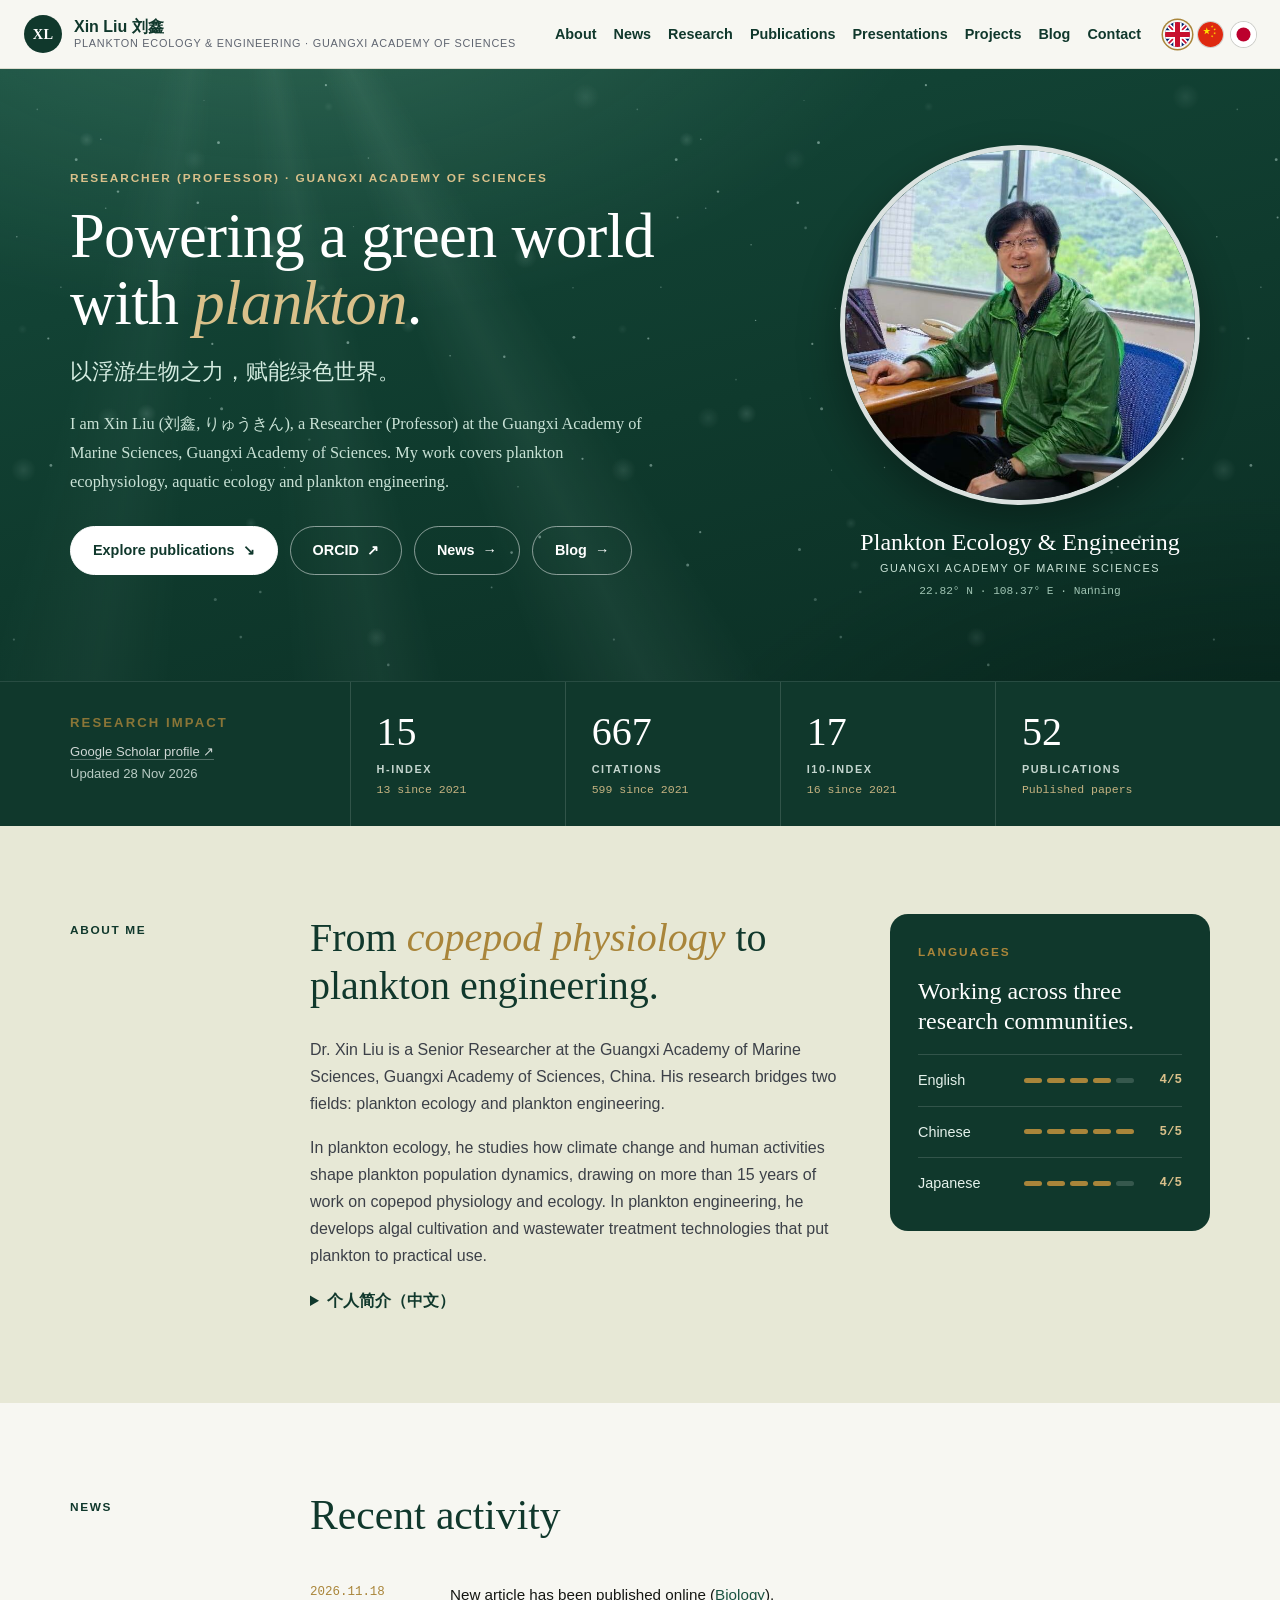
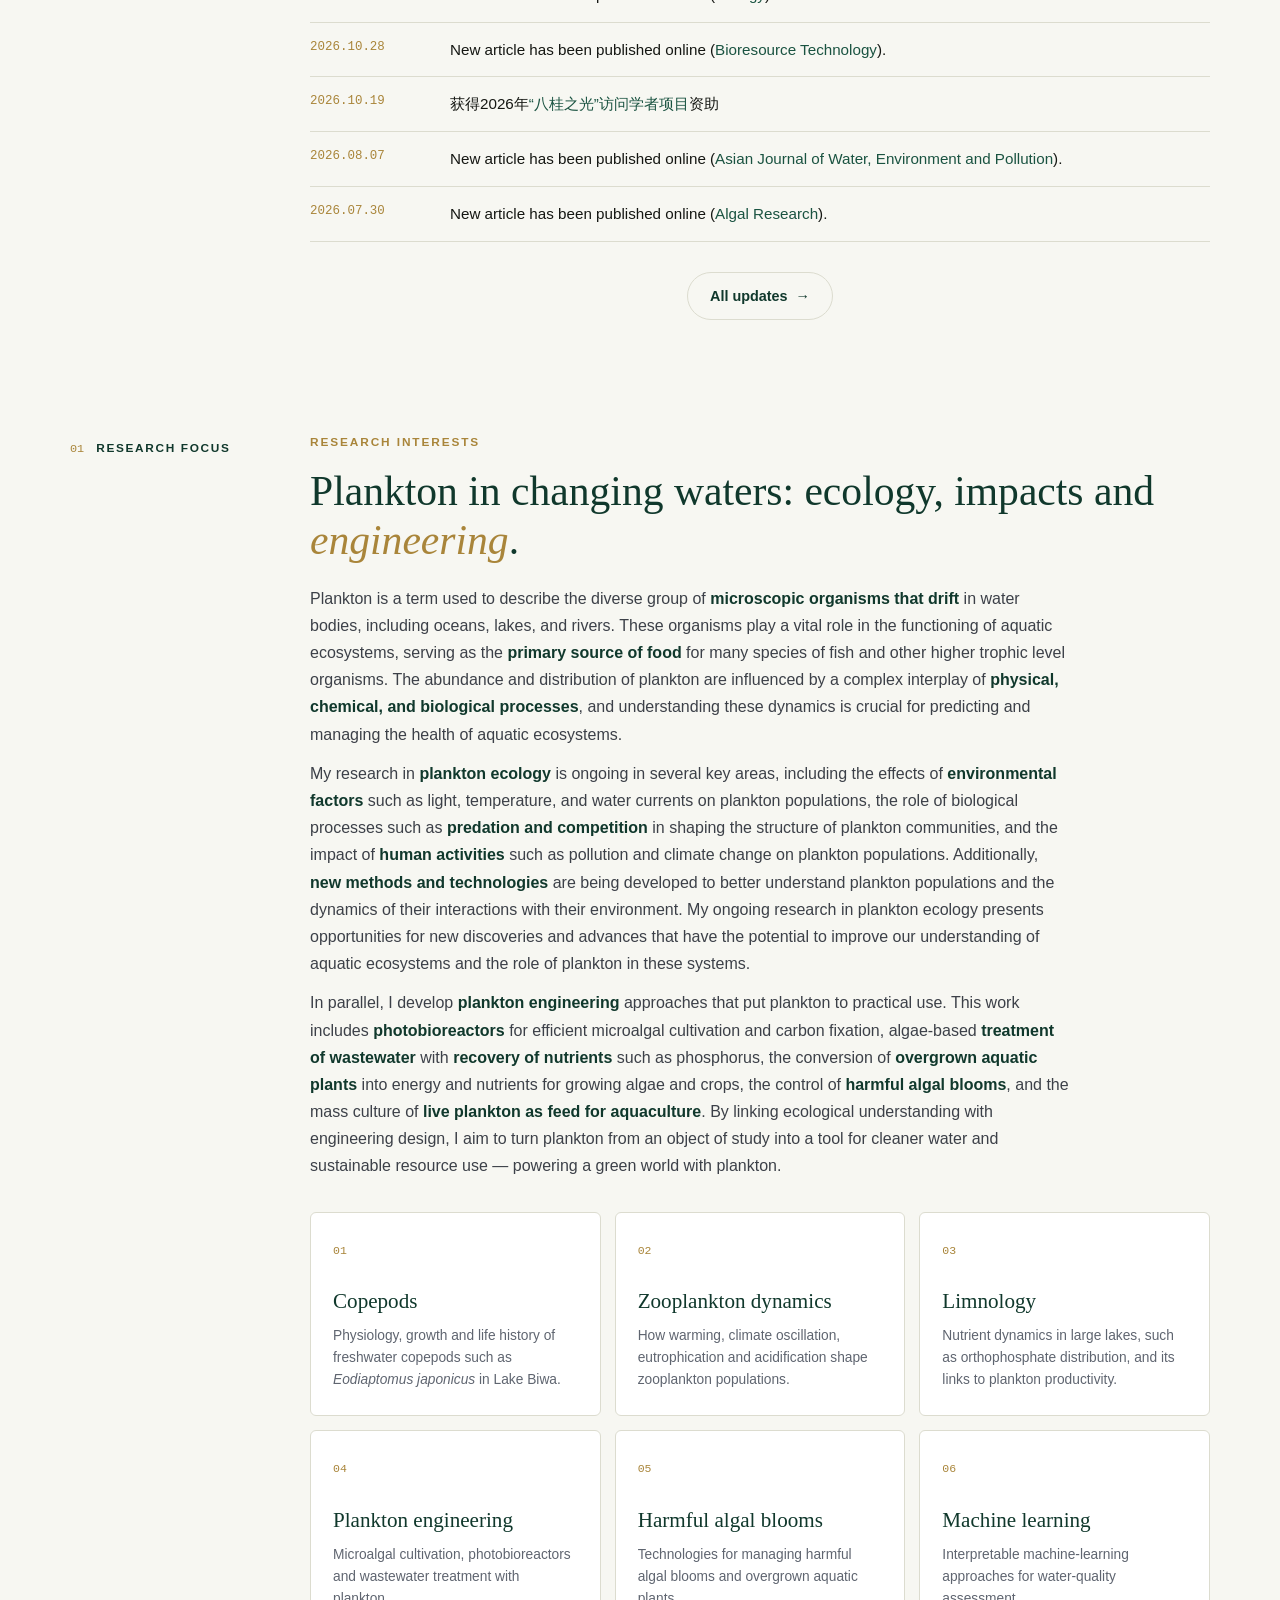
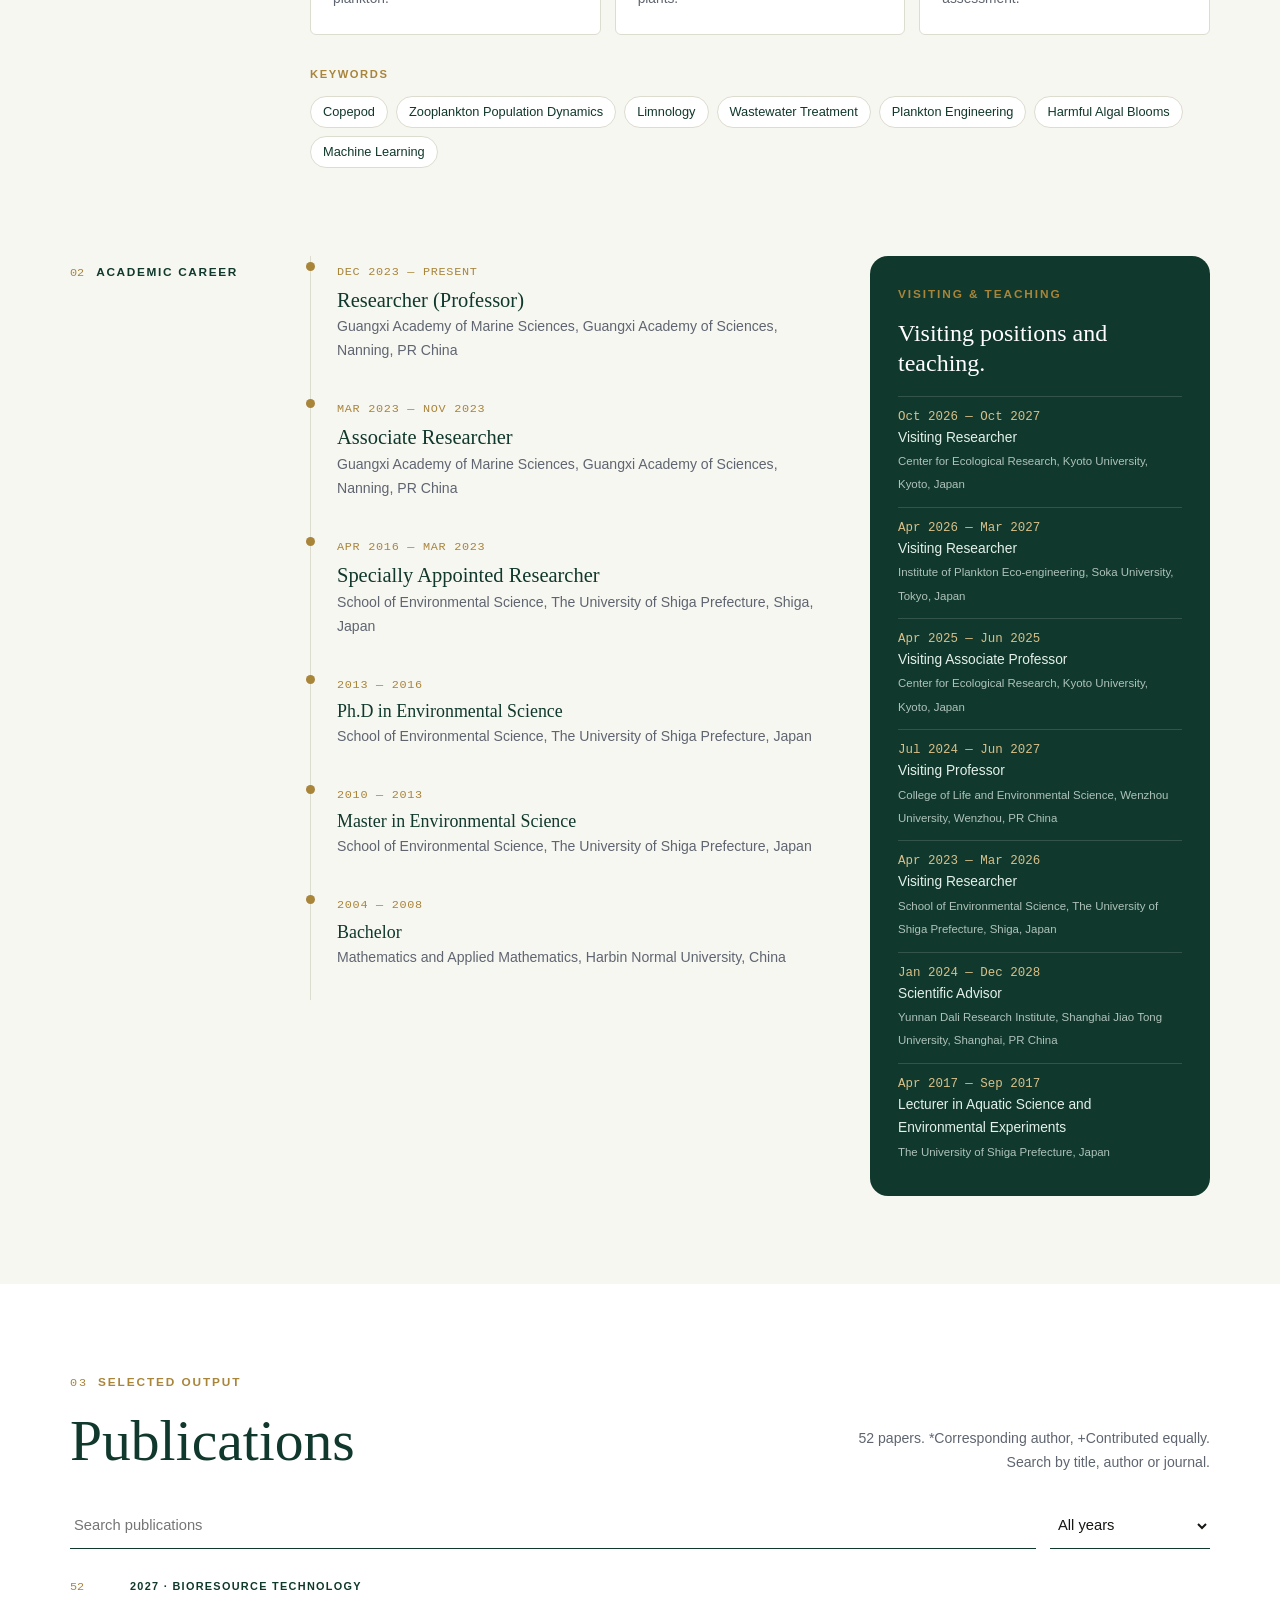
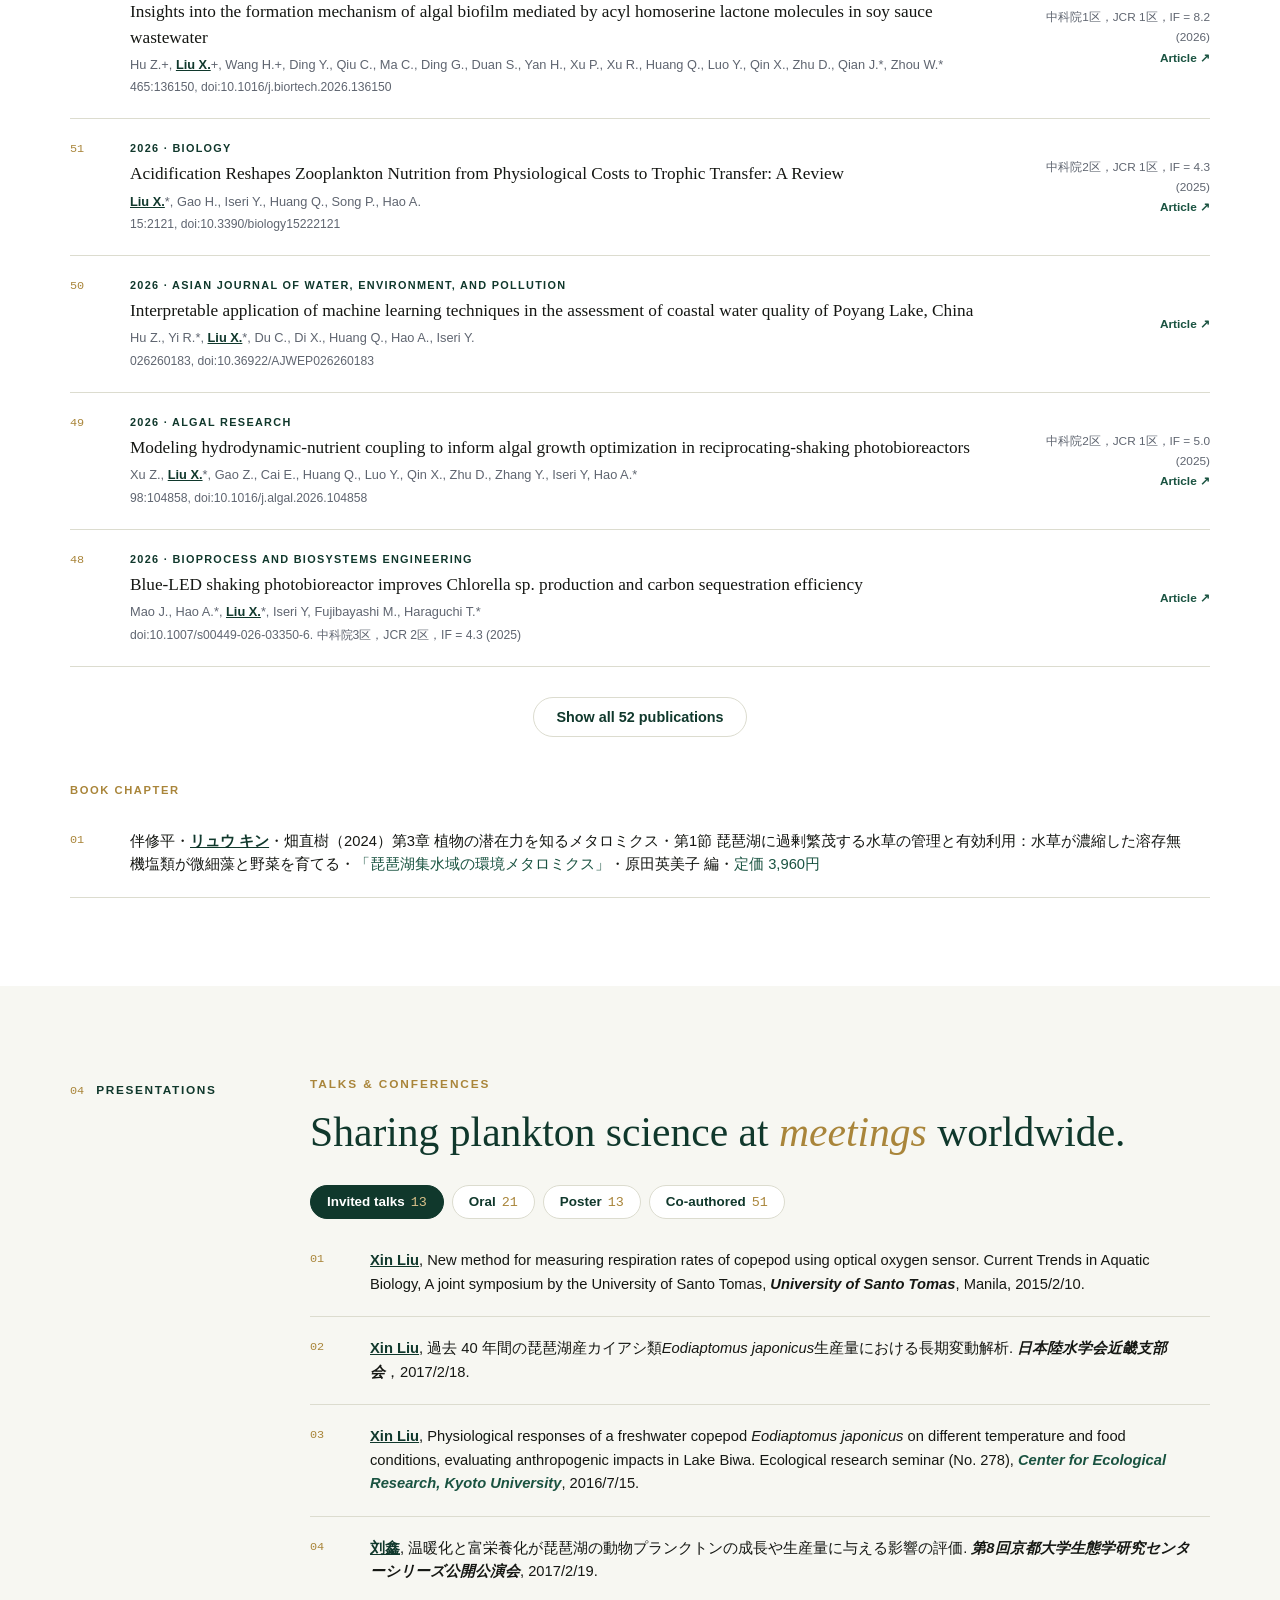
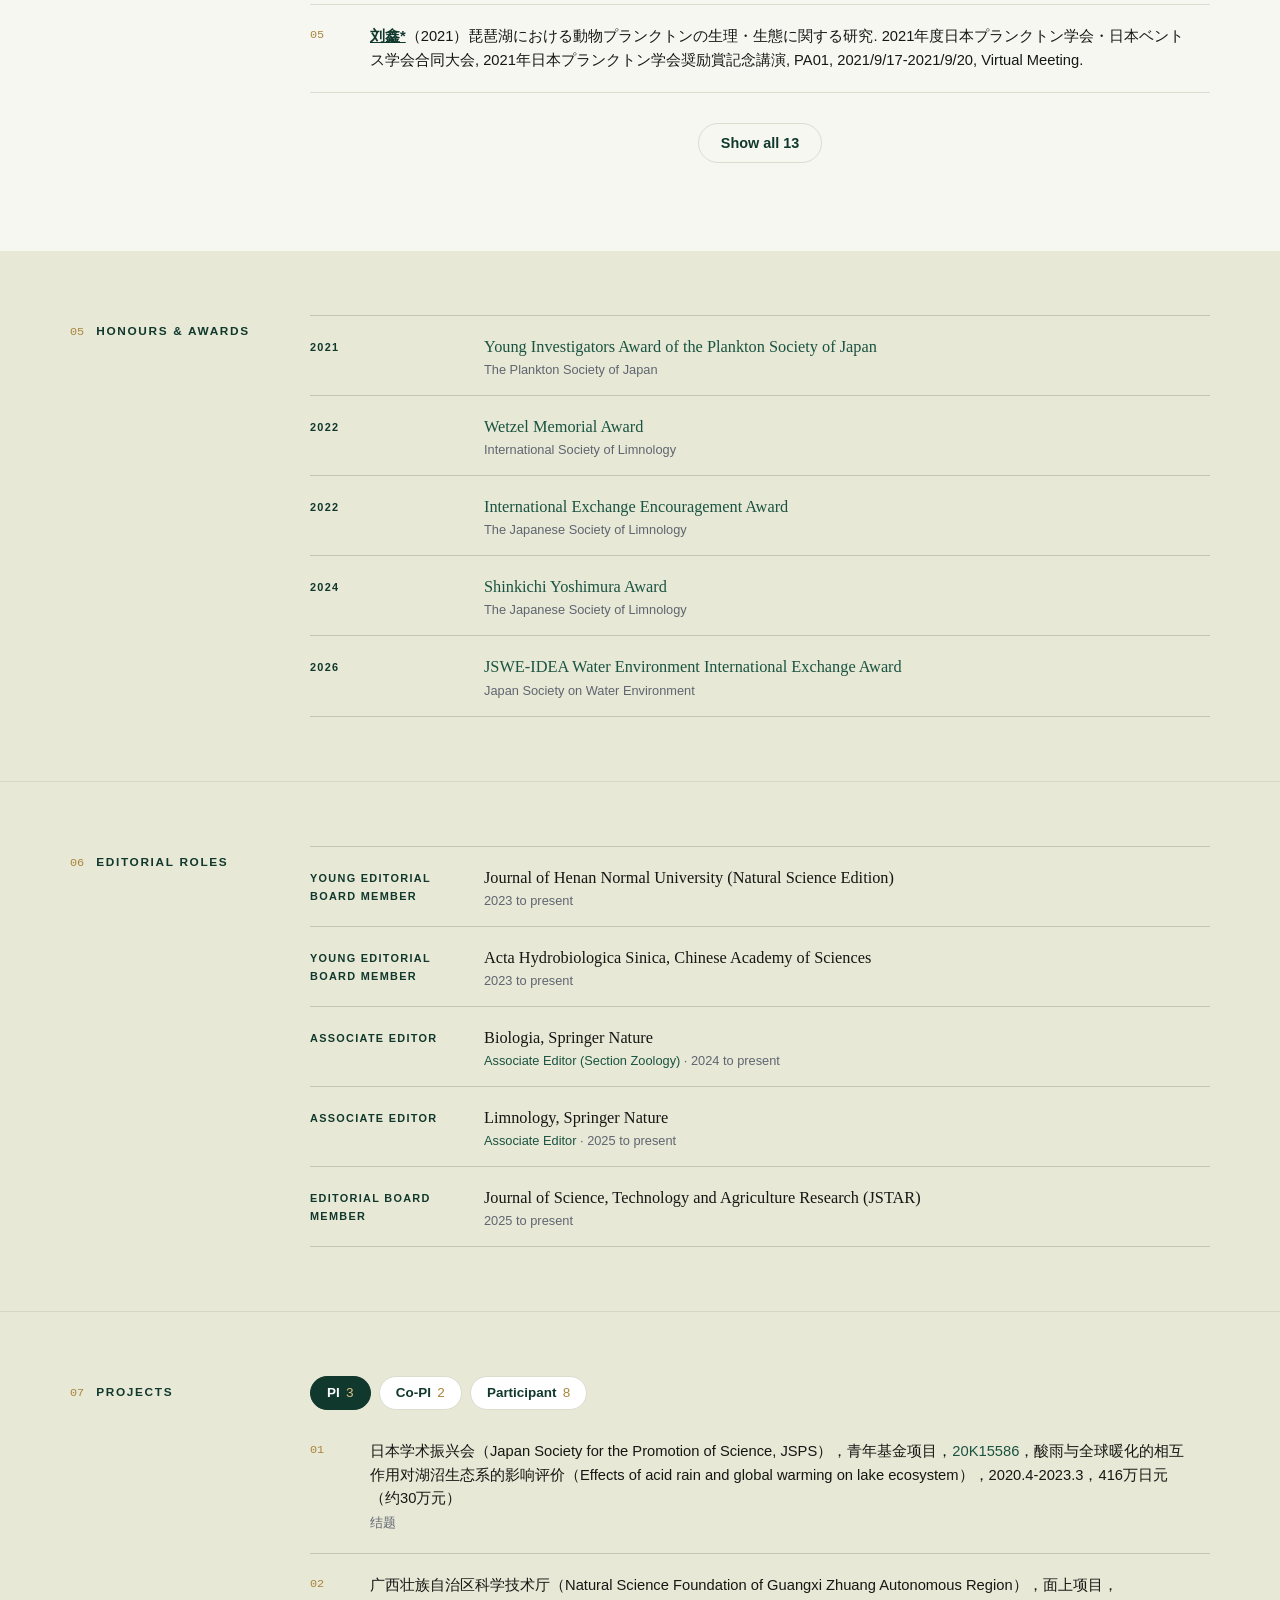
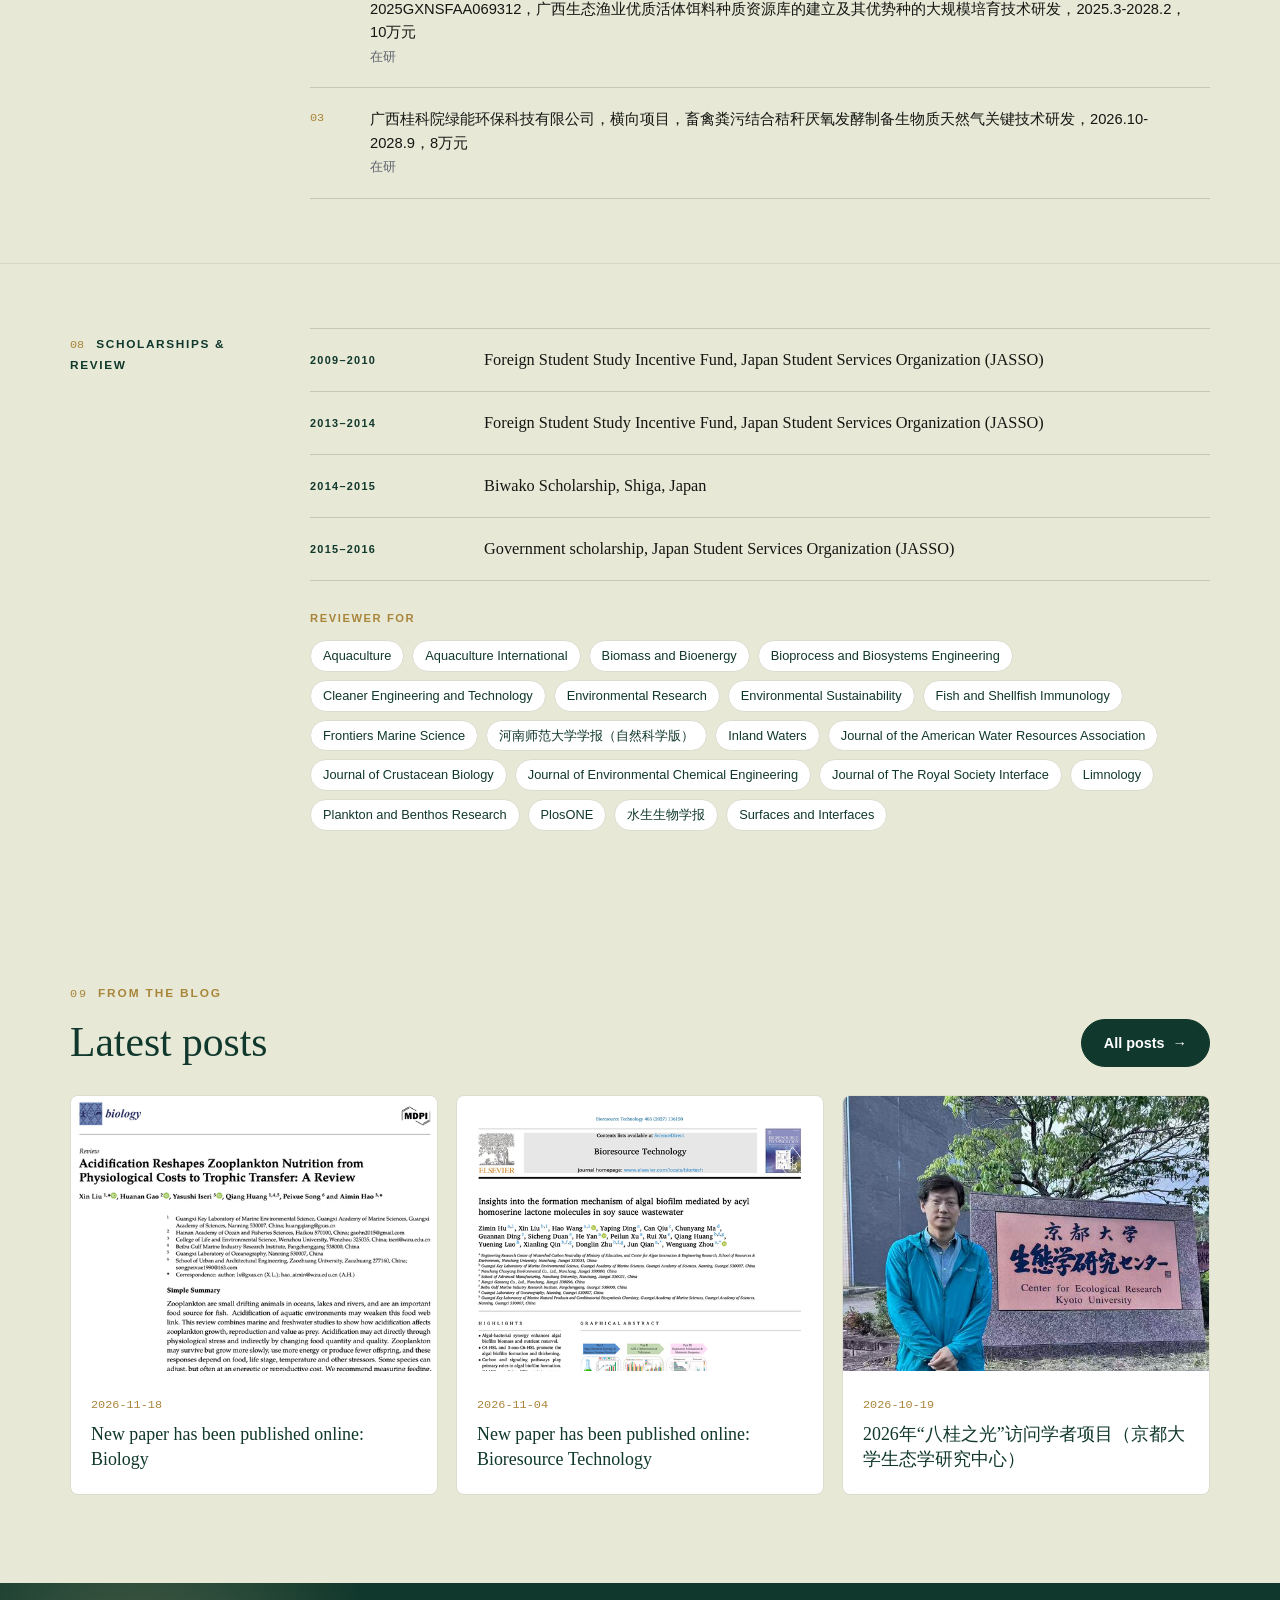
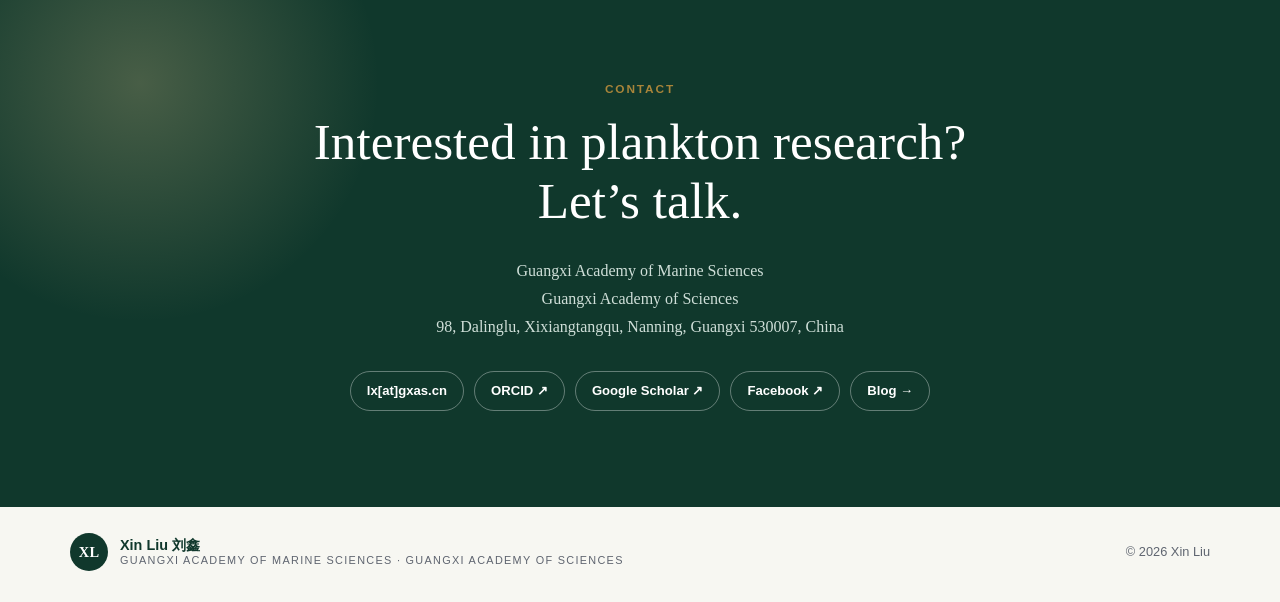
<file: index.html>
<!DOCTYPE html>

<html lang="en">
<head>
<meta charset="utf-8"/>
<meta content="width=device-width, initial-scale=1" name="viewport"/>
<title>Xin Liu 刘鑫 · Plankton Ecology &amp; Engineering</title>
<meta content="Xin Liu (刘鑫) — plankton ecology and engineering, Guangxi Academy of Marine Sciences, Guangxi Academy of Sciences." name="description"/>
<link href="assets/favicon.svg" rel="icon" type="image/svg+xml"/>
<link href="assets/style.css?v=i21" rel="stylesheet"/>
</head>
<body data-page="home">
<header class="site-header">
<div class="wrap bar">
<a class="brand" href="#top">
<span class="mono-badge">XL</span>
<span class="brand-text"><span class="brand-name">Xin Liu 刘鑫</span><span class="brand-sub" data-i18n="brand.sub">Plankton Ecology &amp; Engineering · Guangxi Academy of Sciences</span></span>
</a>
<button aria-controls="site-nav" aria-expanded="false" class="nav-toggle" data-i18n="ui.menu" type="button">Menu</button>
<nav aria-label="Main" class="site-nav" id="site-nav">
<a data-i18n="nav.about" href="#about">About</a>
<a data-i18n="nav.news" href="news.html">News</a>
<a data-i18n="nav.research" href="#research">Research</a>
<a data-i18n="nav.publications" href="#publications">Publications</a>
<a data-i18n="nav.presentations" href="#talks">Presentations</a>
<a data-i18n="nav.projects" href="#projects">Projects</a>
<a data-i18n="nav.blog" href="blog.html">Blog</a>
<a data-i18n="nav.contact" href="#contact">Contact</a>
</nav><div aria-label="Language" class="lang-switch" role="group"><button aria-label="English" aria-pressed="true" data-lang="en" title="English" type="button"><svg aria-hidden="true" focusable="false" viewbox="0 0 60 60"><rect fill="#012169" height="60" width="60"></rect><path d="M0 0L60 60M60 0L0 60" stroke="#fff" stroke-width="12"></path><path d="M0 0L60 60M60 0L0 60" stroke="#C8102E" stroke-width="4"></path><path d="M30 0V60M0 30H60" stroke="#fff" stroke-width="20"></path><path d="M30 0V60M0 30H60" stroke="#C8102E" stroke-width="12"></path></svg></button><button aria-label="中文" aria-pressed="false" data-lang="zh" title="中文" type="button"><svg aria-hidden="true" focusable="false" viewbox="0 0 30 30"><rect fill="#DE2910" height="30" width="30"></rect><g fill="#FFDE00"><polygon points="10.50,6.40 11.53,9.58 14.87,9.58 12.17,11.54 13.20,14.72 10.50,12.76 7.80,14.72 8.83,11.54 6.13,9.58 9.47,9.58"></polygon><polygon points="15.78,6.53 16.39,5.55 15.64,4.66 16.77,4.93 17.38,3.95 17.47,5.11 18.60,5.38 17.52,5.82 17.61,6.98 16.85,6.09"></polygon><polygon points="18.43,9.33 19.44,8.75 19.20,7.61 20.07,8.39 21.07,7.81 20.60,8.87 21.46,9.65 20.30,9.53 19.83,10.59 19.59,9.45"></polygon><polygon points="18.45,13.09 19.61,13.03 19.91,11.90 20.33,12.99 21.49,12.92 20.59,13.66 21.01,14.74 20.03,14.11 19.13,14.85 19.43,13.72"></polygon><polygon points="15.82,15.91 16.88,16.40 17.67,15.55 17.53,16.70 18.59,17.19 17.45,17.41 17.31,18.57 16.74,17.56 15.60,17.78 16.39,16.93"></polygon></g></svg></button><button aria-label="日本語" aria-pressed="false" data-lang="ja" title="日本語" type="button"><svg aria-hidden="true" focusable="false" viewbox="0 0 30 30"><rect fill="#fff" height="30" width="30"></rect><circle cx="15" cy="15" fill="#BC002D" r="8.4"></circle></svg></button></div>
</div>
</header>
<main>
<section class="hero" id="top">
<div class="wrap hero-grid">
<div>
<p class="eyebrow" data-i18n="hero.eyebrow">Researcher (Professor) · Guangxi Academy of Sciences</p>
<h1 data-i18n="hero.title">Powering a green world with <span class="hl">plankton</span>.</h1>
<p class="motto-zh" data-i18n="hero.motto">以浮游生物之力，赋能绿色世界。</p>
<p class="lead" data-i18n="hero.lead">I am Xin Liu (刘鑫, りゅうきん), a Researcher (Professor) at the Guangxi Academy of Marine Sciences, Guangxi Academy of Sciences. My work covers plankton ecophysiology, aquatic ecology and plankton engineering.</p>
<div class="actions">
<a class="btn" data-i18n="hero.btnPubs" href="#publications">Explore publications <span aria-hidden="true">↘</span></a>
<a class="btn btn-ghost" href="https://orcid.org/0000-0002-6660-4486" rel="noopener" target="_blank">ORCID <span aria-hidden="true">↗</span></a>
<a class="btn btn-ghost" data-i18n="hero.btnNews" href="news.html">News <span aria-hidden="true">→</span></a>
<a class="btn btn-ghost" data-i18n="hero.btnBlog" href="blog.html">Blog <span aria-hidden="true">→</span></a>
</div>
</div>
<figure class="portrait-wrap">
<img alt="Xin Liu" class="portrait" src="assets/img/portrait-2026.jpg"/>
<figcaption class="portrait-cap">
<span class="field" data-i18n="cap.field">Plankton Ecology &amp; Engineering</span>
<span class="org" data-i18n="cap.org">Guangxi Academy of Marine Sciences</span>
<span class="coords" data-i18n="cap.coords">22.82° N · 108.37° E · Nanning</span>
</figcaption>
</figure>
</div>
</section>
<section aria-label="Research impact" class="metrics">
<div class="wrap">
<div class="m-label"><p class="eyebrow" data-i18n="impact.label">Research impact</p><p><a data-i18n="impact.profile" href="https://scholar.google.com/citations?user=rmsd73IAAAAJ&amp;hl=en" rel="noopener" target="_blank">Google Scholar profile ↗</a><br/><span data-scholar="updated">Updated 28 Nov 2026</span></p></div>
<div class="m"><span class="num" data-scholar="h_index">15</span><span class="cap" data-i18n="impact.cap1">h-index</span><span class="since" data-scholar="h_index_since">13 since 2021</span></div>
<div class="m"><span class="num" data-scholar="citations">667</span><span class="cap" data-i18n="impact.cap2">Citations</span><span class="since" data-scholar="citations_since">599 since 2021</span></div>
<div class="m"><span class="num" data-scholar="i10_index">17</span><span class="cap" data-i18n="impact.cap3">i10-index</span><span class="since" data-scholar="i10_index_since">16 since 2021</span></div>
<div class="m"><span class="num">52</span><span class="cap" data-i18n="impact.cap4">Publications</span><span class="since" data-i18n="impact.pubsNote">Published papers</span></div>
</div>
</section>
<section class="section band" id="about">
<div class="wrap sec-grid">
<p class="sec-label" data-i18n="about.label">About me</p>
<div class="about-grid">
<div class="about-text">
<h2 data-i18n="about.title">From <span class="hl">copepod physiology</span> to plankton engineering.</h2>
<p data-i18n="about.bio1">Dr. Xin Liu is a Senior Researcher at the Guangxi Academy of Marine Sciences, Guangxi Academy of Sciences, China. His research bridges two fields: plankton ecology and plankton engineering.</p><p data-i18n="about.bio2">In plankton ecology, he studies how climate change and human activities shape plankton population dynamics, drawing on more than 15 years of work on copepod physiology and ecology. In plankton engineering, he develops algal cultivation and wastewater treatment technologies that put plankton to practical use.</p>
<details><summary data-i18n="about.more">个人简介（中文）</summary><div data-i18n="about.moreText"><p>刘鑫，博士（环境科学），广西科学院广西海洋科学院（广西红树林研究中心）研究员，温州大学客座教授，京都大学生态学研究中心访问学者，广西“八桂之光”学者（2026），中国科学院《水生生物学报》青年编委，《河南师范大学学报（自然科学版）》青年编委，Biologia编委，Limnology编委，日本水环境学会海外会员，日本文部省留学生奖励费获得者（国家级），日本文部省国费奖学金获得者（国家级），日本琵琶湖奖学金获得者（省级），日本滋贺华侨华人总会理事、驻广西首席代表。日本浮游生物学会青年学者贡献奖（Young Investigators Award of the Plankton Society of Japan）获得者（2021，首次授予外籍会员），日本陆水学会吉村奖（Shinkichi Yoshimura Award, The Japanese Society of Limnology）获得者（2024，首次授予中国籍会员），国际淡水学会（SIL）Wetzel Memorial Award获得者（2022），日本陆水学会国际交流奖励赏获得者（2022）。主要从事浮游生物生态生理、水生态学及浮游生物工程等研究。主持承担国内外的国家级和省级科研项目，包括日本学术振兴会（JSPS）青年基金项目（国家级），JSPS基础研究B子课题（国家级），海南省科学技术厅中日合作项目子课题（省级），广西科技厅面上项目等。日本科学技术振兴机构（JST）与日本国际协力机构（JICA）海外支援项目（SATREPS-EARTH）核心专家。</p></div></details>
</div>
<div class="about-side"><aside class="navy-card lang-card"><p class="eyebrow" data-i18n="lang.eyebrow">Languages</p><h3 data-i18n="lang.title">Working across three research communities.</h3><ul class="lv-list"><li><span data-i18n="lang.en">English</span><span aria-label="4 of 5" class="lv" role="img"><i class="on"></i><i class="on"></i><i class="on"></i><i class="on"></i><i></i></span><span class="score">4/5</span></li><li><span data-i18n="lang.zh">Chinese</span><span aria-label="5 of 5" class="lv" role="img"><i class="on"></i><i class="on"></i><i class="on"></i><i class="on"></i><i class="on"></i></span><span class="score">5/5</span></li><li><span data-i18n="lang.ja">Japanese</span><span aria-label="4 of 5" class="lv" role="img"><i class="on"></i><i class="on"></i><i class="on"></i><i class="on"></i><i></i></span><span class="score">4/5</span></li></ul></aside></div>
</div>
</div>
</section>
<section class="section" id="news">
<div class="wrap sec-grid">
<p class="sec-label" data-i18n="news.label">News</p>
<div>
<h2 class="sec-title" data-i18n="news.title">Recent activity</h2>
<ul class="news" id="news-list">
<li><time>2026.11.18</time><span>New article has been published online (<a href="https://www.mdpi.com/2079-7737/15/22/2121" rel="noopener" target="_blank">Biology</a>).</span></li>
<li><time>2026.10.28</time><span>New article has been published online (<a href="https://www.sciencedirect.com/science/article/abs/pii/S0960852426022327?via%3Dihub" rel="noopener" target="_blank">Bioresource Technology</a>).</span></li>
<li><time>2026.10.19</time><span>获得2026年<a href="blog.html#20268273694">“八桂之光”访问学者项目</a>资助</span></li>
<li><time>2026.08.07</time><span>New article has been published online (<a href="https://www.accscience.com/journal/AJWEP/articles/online_first/8419" rel="noopener" target="_blank">Asian Journal of Water, Environment and Pollution</a>).</span></li>
<li><time>2026.07.30</time><span>New article has been published online (<a href="https://www.sciencedirect.com/science/article/abs/pii/S2211926426003437?via%3Dihub" rel="noopener" target="_blank">Algal Research</a>).</span></li>


















































</ul>
<div class="more"><a class="btn btn-ghost" data-i18n="newst.all" href="news.html" rel="noopener" target="_blank">All updates <span aria-hidden="true">→</span></a></div>
</div>
</div>
</section>
<section class="section" id="research">
<div class="wrap sec-grid">
<p class="sec-label" data-i18n="research.label"><span class="n">01</span>Research focus</p>
<div>
<p class="eyebrow" data-i18n="research.eyebrow">Research interests</p>
<h2 class="sec-title" data-i18n="research.title">Plankton in changing waters: ecology, impacts and <span class="hl">engineering</span>.</h2>
<div class="sec-intro" data-i18n="research.intro"><p>Plankton is a term used to describe the diverse group of <strong>microscopic organisms that drift</strong> in water bodies, including oceans, lakes, and rivers. These organisms play a vital role in the functioning of aquatic ecosystems, serving as the <strong>primary source of food</strong> for many species of fish and other higher trophic level organisms. The abundance and distribution of plankton are influenced by a complex interplay of <strong>physical, chemical, and biological processes</strong>, and understanding these dynamics is crucial for predicting and managing the health of aquatic ecosystems.</p><p>My research in <strong>plankton ecology</strong> is ongoing in several key areas, including the effects of <strong>environmental factors</strong> such as light, temperature, and water currents on plankton populations, the role of biological processes such as <strong>predation and competition</strong> in shaping the structure of plankton communities, and the impact of <strong>human activities</strong> such as pollution and climate change on plankton populations. Additionally, <strong>new methods and technologies</strong> are being developed to better understand plankton populations and the dynamics of their interactions with their environment. My ongoing research in plankton ecology presents opportunities for new discoveries and advances that have the potential to improve our understanding of aquatic ecosystems and the role of plankton in these systems.</p><p>In parallel, I develop <strong>plankton engineering</strong> approaches that put plankton to practical use. This work includes <strong>photobioreactors</strong> for efficient microalgal cultivation and carbon fixation, algae-based <strong>treatment of wastewater</strong> with <strong>recovery of nutrients</strong> such as phosphorus, the conversion of <strong>overgrown aquatic plants</strong> into energy and nutrients for growing algae and crops, the control of <strong>harmful algal blooms</strong>, and the mass culture of <strong>live plankton as feed for aquaculture</strong>. By linking ecological understanding with engineering design, I aim to turn plankton from an object of study into a tool for cleaner water and sustainable resource use — powering a green world with plankton.</p></div>
<div class="cards">
<article class="rcard"><span class="k">01</span><h3 data-i18n="rc.1.t">Copepods</h3><p data-i18n="rc.1.d">Physiology, growth and life history of freshwater copepods such as <em>Eodiaptomus japonicus</em> in Lake Biwa.</p></article>
<article class="rcard"><span class="k">02</span><h3 data-i18n="rc.2.t">Zooplankton dynamics</h3><p data-i18n="rc.2.d">How warming, climate oscillation, eutrophication and acidification shape zooplankton populations.</p></article>
<article class="rcard"><span class="k">03</span><h3 data-i18n="rc.3.t">Limnology</h3><p data-i18n="rc.3.d">Nutrient dynamics in large lakes, such as orthophosphate distribution, and its links to plankton productivity.</p></article>
<article class="rcard"><span class="k">04</span><h3 data-i18n="rc.4.t">Plankton engineering</h3><p data-i18n="rc.4.d">Microalgal cultivation, photobioreactors and wastewater treatment with plankton.</p></article>
<article class="rcard"><span class="k">05</span><h3 data-i18n="rc.5.t">Harmful algal blooms</h3><p data-i18n="rc.5.d">Technologies for managing harmful algal blooms and overgrown aquatic plants.</p></article>
<article class="rcard"><span class="k">06</span><h3 data-i18n="rc.6.t">Machine learning</h3><p data-i18n="rc.6.d">Interpretable machine-learning approaches for water-quality assessment.</p></article>
</div>
<p class="sub-label kw-label" data-i18n="research.keywords">Keywords</p><ul class="chips chips-kw"><li data-i18n="kw.1">Copepod</li><li data-i18n="kw.2">Zooplankton Population Dynamics</li><li data-i18n="kw.3">Limnology</li><li data-i18n="kw.4">Wastewater Treatment</li><li data-i18n="kw.5">Plankton Engineering</li><li data-i18n="kw.6">Harmful Algal Blooms</li><li data-i18n="kw.7">Machine Learning</li></ul>
</div>
</div>
</section>
<section class="section" id="career" style="padding-top:0">
<div class="wrap sec-grid">
<p class="sec-label" data-i18n="career.label"><span class="n">02</span>Academic career</p>
<div class="career-grid">
<ol class="timeline"><li><span class="when" data-i18n="tl.1.when">Dec 2023 — present</span><h3 data-i18n="tl.1.role">Researcher (Professor)</h3><p data-i18n="tl.1.org">Guangxi Academy of Marine Sciences, Guangxi Academy of Sciences, Nanning, PR China</p></li><li><span class="when" data-i18n="tl.2.when">Mar 2023 — Nov 2023</span><h3 data-i18n="tl.2.role">Associate Researcher</h3><p data-i18n="tl.2.org">Guangxi Academy of Marine Sciences, Guangxi Academy of Sciences, Nanning, PR China</p></li><li><span class="when" data-i18n="tl.3.when">Apr 2016 — Mar 2023</span><h3 data-i18n="tl.3.role">Specially Appointed Researcher</h3><p data-i18n="tl.3.org">School of Environmental Science, The University of Shiga Prefecture, Shiga, Japan</p></li><li class="edu"><span class="when" data-i18n="tl.4.when">2013 — 2016</span><h3 data-i18n="tl.4.role">Ph.D in Environmental Science</h3><p data-i18n="tl.4.org">School of Environmental Science, The University of Shiga Prefecture, Japan</p></li><li class="edu"><span class="when" data-i18n="tl.5.when">2010 — 2013</span><h3 data-i18n="tl.5.role">Master in Environmental Science</h3><p data-i18n="tl.5.org">School of Environmental Science, The University of Shiga Prefecture, Japan</p></li><li class="edu"><span class="when" data-i18n="tl.6.when">2004 — 2008</span><h3 data-i18n="tl.6.role">Bachelor</h3><p data-i18n="tl.6.org">Mathematics and Applied Mathematics, Harbin Normal University, China</p></li></ol>
<aside class="navy-card">
<p class="eyebrow" data-i18n="career.cardEyebrow">Visiting &amp; teaching</p>
<h3 data-i18n="career.cardTitle">Visiting positions and teaching.</h3>
<ul class="stack"><li data-i18n="vis.1"><span class="yr">Oct 2026 — Oct 2027</span>Visiting Researcher<br/><small style="opacity:.75">Center for Ecological Research, Kyoto University, Kyoto, Japan</small></li><li data-i18n="vis.2"><span class="yr">Apr 2026 — Mar 2027</span>Visiting Researcher<br/><small style="opacity:.75">Institute of Plankton Eco-engineering, Soka University, Tokyo, Japan</small></li><li data-i18n="vis.3"><span class="yr">Apr 2025 — Jun 2025</span>Visiting Associate Professor<br/><small style="opacity:.75">Center for Ecological Research, Kyoto University, Kyoto, Japan</small></li><li data-i18n="vis.4"><span class="yr">Jul 2024 — Jun 2027</span>Visiting Professor<br/><small style="opacity:.75">College of Life and Environmental Science, Wenzhou University, Wenzhou, PR China</small></li><li data-i18n="vis.5"><span class="yr">Apr 2023 — Mar 2026</span>Visiting Researcher<br/><small style="opacity:.75">School of Environmental Science, The University of Shiga Prefecture, Shiga, Japan</small></li><li data-i18n="vis.6"><span class="yr">Jan 2024 — Dec 2028</span>Scientific Advisor<br/><small style="opacity:.75">Yunnan Dali Research Institute, Shanghai Jiao Tong University, Shanghai, PR China</small></li><li data-i18n="vis.7"><span class="yr">Apr 2017 — Sep 2017</span>Lecturer in Aquatic Science and Environmental Experiments<br/><small style="opacity:.75">The University of Shiga Prefecture,  Japan</small></li></ul>
</aside>
</div>
</div>
</section>
<section class="section" id="publications" style="background:var(--card)">
<div class="wrap">
<div class="sec-head">
<div><p class="eyebrow" data-i18n="pubs.eyebrow"><span style="font-family:var(--mono);font-weight:400;margin-right:10px">03</span>Selected output</p><h2 class="sec-title" data-i18n="pubs.title" style="font-size:clamp(2.4rem,5vw,3.6rem)">Publications</h2></div>
<p class="pubs-note" data-i18n="pubs.note"><span class="nowrap">52 papers. *Corresponding author, +Contributed equally.</span><br/>Search by title, author or journal.</p>
</div>
<div class="toolbar">
<input aria-label="Search publications" data-i18n-attr="placeholder:pubs.search" data-i18n-attr2="aria-label:pubs.search" id="pub-q" placeholder="Search publications" type="search"/>
<select aria-label="Filter by year" id="pub-year"><option data-i18n="pubs.allYears" value="">All years</option><option>2027</option><option>2026</option><option>2025</option><option>2024</option><option>2023</option><option>2022</option><option>2021</option><option>2020</option><option>2019</option><option>2018</option><option>2017</option><option>2015</option><option>2014</option></select>
</div>
<ol class="rows" id="pub-list">
<li class="row" data-year="2027"><span class="idx">52</span><div><p class="meta">2027 · Bioresource Technology</p><p class="title">Insights into the formation mechanism of algal biofilm mediated by acyl homoserine lactone molecules in soy sauce wastewater</p><p class="authors">Hu Z.+, <u><strong>Liu X.</strong></u>+, Wang H.+, Ding Y., Qiu C., Ma C., Ding G., Duan S., Yan H., Xu P., Xu R., Huang Q., Luo Y., Qin X., Zhu D., Qian J.*, Zhou W.*</p><p class="extra">465:136150, doi:10.1016/j.biortech.2026.136150</p></div><div class="side"><div>中科院1区，JCR 1区，IF = 8.2 (2026)</div><a data-i18n="pubs.article" href="https://www.sciencedirect.com/science/article/abs/pii/S0960852426022327?via%3Dihub" rel="noopener" target="_blank">Article ↗</a></div></li>
<li class="row" data-year="2026"><span class="idx">51</span><div><p class="meta">2026 · Biology</p><p class="title">Acidification Reshapes Zooplankton Nutrition from Physiological Costs to Trophic Transfer: A Review</p><p class="authors"><u><strong>Liu X.</strong></u>*, Gao H., Iseri Y., Huang Q., Song P., Hao A.</p><p class="extra">15:2121, doi:10.3390/biology15222121</p></div><div class="side"><div>中科院2区，JCR 1区，IF = 4.3 (2025)</div><a data-i18n="pubs.article" href="https://www.mdpi.com/2079-7737/15/22/2121" rel="noopener" target="_blank">Article ↗</a></div></li>
<li class="row" data-year="2026"><span class="idx">50</span><div><p class="meta">2026 · Asian Journal of Water, Environment, and Pollution</p><p class="title">Interpretable application of machine learning techniques in the assessment of coastal water quality of Poyang Lake, China</p><p class="authors">Hu Z., Yi R.*, <u><strong>Liu X.</strong></u>*, Du C., Di X., Huang Q., Hao A., Iseri Y.</p><p class="extra">026260183, doi:10.36922/AJWEP026260183</p></div><div class="side"><a data-i18n="pubs.article" href="https://accscience.com/journal/AJWEP/articles/online_first/8419" rel="noopener" target="_blank">Article ↗</a></div></li>
<li class="row" data-year="2026"><span class="idx">49</span><div><p class="meta">2026 · Algal Research</p><p class="title">Modeling hydrodynamic-nutrient coupling to inform algal growth optimization in reciprocating-shaking photobioreactors</p><p class="authors">Xu Z., <u><strong>Liu X.</strong></u>*, Gao Z., Cai E., Huang Q., Luo Y., Qin X., Zhu D., Zhang Y., Iseri Y, Hao A.*</p><p class="extra">98:104858, doi:10.1016/j.algal.2026.104858</p></div><div class="side"><div>中科院2区，JCR 1区，IF = 5.0 (2025)</div><a data-i18n="pubs.article" href="https://www.sciencedirect.com/science/article/abs/pii/S2211926426003437?via%3Dihub" rel="noopener" target="_blank">Article ↗</a></div></li>
<li class="row" data-year="2026"><span class="idx">48</span><div><p class="meta">2026 · Bioprocess and Biosystems Engineering</p><p class="title">Blue-LED shaking photobioreactor improves Chlorella sp. production and carbon sequestration efficiency</p><p class="authors">Mao J., Hao A.*, <u><strong>Liu X.</strong></u>*, Iseri Y, Fujibayashi M., Haraguchi T.*</p><p class="extra">doi:10.1007/s00449-026-03350-6. 中科院3区，JCR 2区，IF = 4.3 (2025)</p></div><div class="side"><a data-i18n="pubs.article" href="https://link.springer.com/article/10.1007/s00449-026-03350-6?utm_source=rct_congratemailt&amp;utm_medium=email&amp;utm_campaign=nonoa_20260512&amp;utm_content=10.1007%2Fs00449-026-03350-6" rel="noopener" target="_blank">Article ↗</a></div></li>
<li class="row" data-year="2026"><span class="idx">47</span><div><p class="meta">2026 · Asian Journal of Water, Environment, and Pollution</p><p class="title">Spatiotemporal Dynamics of Benthic Macrofaunal Assemblages and Environmental Drivers in the Nan’ou River Basin, China</p><p class="authors">Hao A., <u><strong>Liu X.</strong></u>*,  Chen K., Huang Q., Leo Y., Iseri Y., Kobayashi S., Sumi T., Haraguchi T.</p><p class="extra">23:026090050, doi:10.36922/AJWEP026090050</p></div><div class="side"><a data-i18n="pubs.article" href="https://accscience.com/journal/AJWEP/articles/online_first/7927" rel="noopener" target="_blank">Article ↗</a></div></li>
<li class="row" data-year="2026"><span class="idx">46</span><div><p class="meta">2026 · Pollution</p><p class="title">Heavy Metal Pollution and Ecological Risk Assessment of the Soil and Grass from Major Riverside Areas in Megacity Dhaka, Bangladesh</p><p class="authors">Roy A.+, Hossain M. S.+, Sarker P., <u><strong>Liu X.</strong></u>, Ahmed F. F., Shaibur M. R., Uddin M. K.*</p><p class="extra">12:751-768, doi:10.22059/poll.2026.398978.3034</p></div><div class="side"><a data-i18n="pubs.article" href="https://doi.org/10.22059/poll.2026.398978.3034" rel="noopener" target="_blank">Article ↗</a></div></li>
<li class="row" data-year="2026"><span class="idx">45</span><div><p class="meta">2026 · Water</p><p class="title">Impacts of extreme temperature and drought on water quality and phytoplankton biomass in Nanwan Reservoir (China)</p><p class="authors">Wu K., Hu Z., Tian Y.*, <u><strong>Liu X.</strong></u>*, Ju C., Su C., Ma Y., Gao H., Zhao L., Guo X.</p><p class="extra">8:411, doi:10.3390/w18030411</p></div><div class="side"><a data-i18n="pubs.article" href="https://www.mdpi.com/2073-4441/18/3/411" rel="noopener" target="_blank">Article ↗</a></div></li>
<li class="row" data-year="2026"><span class="idx">44</span><div><p class="meta">2026 · Environmental Chemistry and Ecotoxicology</p><p class="title">Bridging interspecific sensitivity gaps in Cladocera: A review of computational frameworks for ecological risk assessment</p><p class="authors">Ding R., Lu Y., Wei D., Wu Y., Chen Z., Liao Z., Gao H., <u><strong>Liu X.</strong></u>, Yan Z., Hu H.*</p><p class="extra">8:551-564, doi:10.1016/j.enceco.2025.11.040</p></div><div class="side"><a data-i18n="pubs.article" href="https://www.sciencedirect.com/science/article/pii/S2590182625002425?via%3Dihub" rel="noopener" target="_blank">Article ↗</a></div></li>
<li class="row" data-year="2025"><span class="idx">43</span><div><p class="meta">2025 · Separation and Purification Technology</p><p class="title">Optimization of the extraction, purification, and preservation conditions to enhance the stability of phycocyanin derived from <em>Arthrospira</em></p><p class="authors">Hu Z.+, <u><strong>Liu X.</strong></u>+, Xie L., Zhou W.*, Qian J.*</p><p class="extra">378:134791, doi:10.1016/j.seppur.2025.134791</p></div><div class="side"><div>中科院2区，JCR 1区，TOP期刊，IF = 9.1 (2025)</div><a data-i18n="pubs.article" href="https://www.sciencedirect.com/science/article/pii/S138358662503388X?via%3Dihub" rel="noopener" target="_blank">Article ↗</a></div></li>
<li class="row" data-year="2025"><span class="idx">42</span><div><p class="meta">2025 · Journal of Plankton Research</p><p class="title">Effects of acid stress on life history traits of <em>Eodiaptomus japonicus</em> (Copepoda: Calanoida) from Lake Biwa, Japan</p><p class="authors"><strong><u>Liu X.</u></strong>*+, Gao H.+, Iseri Y., Hao A.*, Zhao M., Ban S.</p><p class="extra">doi:10.1093/plankt/fbaf040. 中科院3区，JCR 2区，IF = 2.0 (2025)</p></div><div class="side"><a data-i18n="pubs.article" href="https://academic.oup.com/plankt/article-abstract/47/5/fbaf040/8238745" rel="noopener" target="_blank">Article ↗</a></div></li>
<li class="row" data-year="2025"><span class="idx">41</span><div><p class="meta">2025 · Methods and Protocols</p><p class="title">A simplified method for extracting the movement trajectories of small aquatic animals</p><p class="authors"><u><strong>Liu X.</strong></u>*+, Gao H.+, Hao A.*, Iseri Y.</p><p class="extra">8:67, doi:10.3390/mps8040067</p></div><div class="side"><a data-i18n="pubs.article" href="https://www.mdpi.com/2409-9279/8/4/67" rel="noopener" target="_blank">Article ↗</a></div></li>
<li class="row" data-year="2025"><span class="idx">40</span><div><p class="meta">2025 · Chemical Geology</p><p class="title">Phosphate oxygen isotope insights into the coupled distribution of phosphorus, iron, and manganese in lake sediments</p><p class="authors">Ishida T.*, Okuda N., Onodera S., Saito M., Tomozawa Y., <u><strong>Liu X.</strong></u>, Goto N., Osaka K., Maruo M., Tayasu I., Ban S.</p><p class="extra">683:122754, doi:10.1016/j.chemgeo.2025.122754</p></div><div class="side"><a data-i18n="pubs.article" href="https://www.sciencedirect.com/science/article/abs/pii/S0009254125001445" rel="noopener" target="_blank">Article ↗</a></div></li>
<li class="row" data-year="2025"><span class="idx">39</span><div><p class="meta">2025 · Inland Waters</p><p class="title">Spatiotemporal variations of orthophosphate in a large mesotrophic lake and implications for phytoplankton productivity</p><p class="authors"><u><strong>Liu X.</strong></u>*, Yi R., Ohashi M., Maruo M., Iseri Y., Hao A. Zhao M., Ban S.</p><p class="extra">doi:10.1080/20442041.2025.2449763</p></div><div class="side"><a data-i18n="pubs.article" href="https://www.tandfonline.com/doi/full/10.1080/20442041.2025.2449763" rel="noopener" target="_blank">Article ↗</a></div></li>
<li class="row" data-year="2025"><span class="idx">38</span><div><p class="meta">2025 · Water</p><p class="title">Allelopathic suppression of cyanobacterial blooms by the aquatic plant Vallisneria natans enhanced by red and blue LED light supplementation</p><p class="authors">Hao A., Sun Z.*, Shi X., Xia D., <u><strong>Liu X.</strong></u>*, Iseri Y.</p><p class="extra">17:131, doi:10.3390/w17010131</p></div><div class="side"><a data-i18n="pubs.article" href="https://www.mdpi.com/2073-4441/17/1/131" rel="noopener" target="_blank">Article ↗</a></div></li>
<li class="row" data-year="2025"><span class="idx">37</span><div><p class="meta">2025 · Harmful Algae</p><p class="title">Germination of phytoplankton resting cells in surface sediments collected from the tributary and littoral zones of Lake Taihu, China</p><p class="authors">Hao A., Iseri Y.*, Yan Z., <u><strong>Liu X.</strong></u>*, Zhao M.</p><p class="extra">142:102780, doi:10.1016/j.hal.2024.102780</p></div><div class="side"><div>中科院1区，JCR 1区，IF = 4.1 (2025)</div><a data-i18n="pubs.article" href="https://www.sciencedirect.com/science/article/abs/pii/S1568988324002130" rel="noopener" target="_blank">Article ↗</a></div></li>
<li class="row" data-year="2025"><span class="idx">36</span><div><p class="meta">2025 · Water Biology and Security</p><p class="title">Eggshell waste as a promising adsorbent for phosphorus recovery from wastewater: A review</p><p class="authors">Sarker P., <u><strong>Liu X.</strong></u>*, Rahaman M. S., Maruo M.</p><p class="extra">4:100319, doi:10.1016/j.watbs.2024.100319</p></div><div class="side"><a data-i18n="pubs.article" href="https://www.sciencedirect.com/science/article/pii/S277273512400091X#bib28" rel="noopener" target="_blank">Article ↗</a></div></li>
<li class="row" data-year="2024"><span class="idx">35</span><div><p class="meta">2024 · Water</p><p class="title">Morphological Characteristics and the Annual Population Dynamics of <em>Microcystis</em> (Cyanophyta) in Nanwan Reservoir (Xinyang, China)</p><p class="authors">Tian Y., Ju C., Wu K.*, <u><strong>Liu X.</strong></u>, Zhang H., Guan J., Ge Y., Zhao L., Su C., Yang T., Ma Y.</p><p class="extra">16:3569, doi:10.3390/w16243569</p></div><div class="side"><a data-i18n="pubs.article" href="https://www.mdpi.com/2073-4441/16/24/3569" rel="noopener" target="_blank">Article ↗</a></div></li>
<li class="row" data-year="2024"><span class="idx">34</span><div><p class="meta">2024 · Inland Waters</p><p class="title">Dietary lipid constraints of <em>Arthrospira platensis</em> for survival and growth of <em>Daphnia magna</em></p><p class="authors">Mezgebu A.*, <strong><u>Liu X.</u></strong>, Mingist M., Ban S.</p><p class="extra">doi:10.1080/20442041.2024.2418679</p></div><div class="side"><a data-i18n="pubs.article" href="https://www.tandfonline.com/doi/full/10.1080/20442041.2024.2418679" rel="noopener" target="_blank">Article ↗</a></div></li>
<li class="row" data-year="2024"><span class="idx">33</span><div><p class="meta">2024 · Freshwater Biology</p><p class="title">A sedimentary DNA perspective of the impact of environmental and food web changes on the microbial eukaryotic community of Lake Biwa</p><p class="authors">Capo E.*, Picard M., Nakane K., Kuwae M., Bertilsson S., Kagami M., <u><strong>Liu X.</strong></u>, Sakai Y., Tsugeki N.*</p><p class="extra">doi:10.1111/fwb.14326</p></div><div class="side"><div>中科院2区，JCR 1区</div><a data-i18n="pubs.article" href="https://onlinelibrary.wiley.com/doi/10.1111/fwb.14326" rel="noopener" target="_blank">Article ↗</a></div></li>
<li class="row" data-year="2024"><span class="idx">32</span><div><p class="meta">2024 · Diversity</p><p class="title">Elucidating the disrupted seasonal cycle of <em>Eodiaptomus japonicus</em> (Calanoida, Copepoda) in Lake Biwa: insights from an Individual-Based Model</p><p class="authors">Takahashi A., Ban S., <strong><u>Liu X.</u></strong>, Souissi S., Oda T., Dur G.*</p><p class="extra">16:309 (1-23), doi:10.3390/d16060309</p></div><div class="side"><a data-i18n="pubs.article" href="https://www.mdpi.com/1424-2818/16/6/309" rel="noopener" target="_blank">Article ↗</a></div></li>
<li class="row" data-year="2024"><span class="idx">31</span><div><p class="meta">2024 · Journal of Oceanology and Limnology</p><p class="title">Effects of pyraclostrobin on growth, oxidative stress, and gene expression in relation to stress and ATP-binding cassette transporters in <em>Tetrahymena thermophila</em></p><p class="authors">Liu Y., Zhang J.*, Xiao P., <strong><u>Liu X.</u></strong>, Ma Y., Zhang J., Zhang B.*</p><p class="extra">42:150-162, doi:10.1007/s00343-023-2378-0</p></div><div class="side"><a data-i18n="pubs.article" href="https://link.springer.com/article/10.1007/s00343-023-2378-0" rel="noopener" target="_blank">Article ↗</a></div></li>
<li class="row" data-year="2024"><span class="idx">30</span><div><p class="meta">2024 · Inland Waters</p><p class="title">Density-mediated metabolic rate in Daphnia magna interacted with temperature</p><p class="authors">Gao H., <strong><u>Liu X.</u>*</strong>, Ban S.</p><p class="extra">13:526-533, doi:10.1080/20442041.2024.2313388</p></div><div class="side"><a data-i18n="pubs.article" href="https://www.tandfonline.com/doi/abs/10.1080/20442041.2024.2313388" rel="noopener" target="_blank">Article ↗</a></div></li>
<li class="row" data-year="2023"><span class="idx">29</span><div><p class="meta">2023 · Biochemical Engineering Journal</p><p class="title">Enhancement of β-glucan production in two <em>Arthrospira</em> species cultivating in anaerobic digestion effluent of water hyacinth</p><p class="authors">Anny M. F. A., Tuhin T. R., <strong><u>Liu X.</u></strong>, Yoshiyama K., Akizuki S., Toda T., Ban S.*</p><p class="extra">203:109206, doi:10.1016/j.bej.2023.109206</p></div><div class="side"><a data-i18n="pubs.article" href="https://www.sciencedirect.com/science/article/abs/pii/S1369703X23004011" rel="noopener" target="_blank">Article ↗</a></div></li>
<li class="row" data-year="2023"><span class="idx">28</span><div><p class="meta">2023 · Aquaculture International</p><p class="title">Evaluating food quality of Arthrospira platensis for culturing <em>Daphnia magna</em></p><p class="authors">Mezgebu A.*, <strong><u>Liu X.</u></strong>, Mingist M., Ban S.</p><p class="extra">32:3533–3544, doi:10.1007/s10499-023-01336-9</p></div><div class="side"><a data-i18n="pubs.article" href="https://link.springer.com/article/10.1007/s10499-023-01336-9" rel="noopener" target="_blank">Article ↗</a></div></li>
<li class="row" data-year="2023"><span class="idx">27</span><div><p class="meta">2023 · Plankton &amp; Benthos Research</p><p class="title">Symbiotic bacterial communities of zooplankters from Lake Biwa, Japan</p><p class="authors">Tuhin T. R., Anny M. F. A., <strong><u>Liu X.</u></strong>, Hosoi-Tanabe S.*, Ban S.</p><p class="extra">18:167-177, doi:10.3800/pbr.18.167</p></div><div class="side"><a data-i18n="pubs.article" href="https://www.jstage.jst.go.jp/article/pbr/18/4/18_P180401/_article/-char/ja/" rel="noopener" target="_blank">Article ↗</a></div></li>
<li class="row" data-year="2023"><span class="idx">26</span><div><p class="meta">2023 · Environmental Research</p><p class="title">Thermally modified bamboo-eggshell adsorbent for phosphate recovery and its sustainable application as fertilizer</p><p class="authors">Sarker P., <strong><u>Liu X.</u></strong>, Hata N., Takeshita H., Miyamura H., Maruo M.*</p><p class="extra">231:115992, doi:10.1016/j.envres.2023.115992</p></div><div class="side"><a data-i18n="pubs.article" href="https://www.sciencedirect.com/science/article/abs/pii/S0013935123007843" rel="noopener" target="_blank">Article ↗</a></div></li>
<li class="row" data-year="2023"><span class="idx">25</span><div><p class="meta">2023 · Freshwater Biology</p><p class="title">Sedimentary DNA can reveal the past population dynamics pelagic copepod</p><p class="authors">Nakane K., <strong><u>Liu X.</u></strong>, Doi H., Dur G., Kuwae M., Ban S., Tsugeki N.*</p><p class="extra">68:1917-1928, doi:10.1111/fwb.14096</p></div><div class="side"><a data-i18n="pubs.article" href="https://onlinelibrary.wiley.com/doi/full/10.1111/fwb.14096" rel="noopener" target="_blank">Article ↗</a></div></li>
<li class="row" data-year="2022"><span class="idx">24</span><div><p class="meta">2022 · Journal of Plankton Research</p><p class="title">Mate-seeking behavior in the calanoid copepod <em>Eodiaptomus japonicus</em></p><p class="authors"><strong><u>Liu X.</u></strong>*, Nakamoto Y., Dur G., Ban S.</p><p class="extra">44:961-965, doi:10.1093/plankt/fbac052</p></div><div class="side"><a data-i18n="pubs.article" href="https://academic.oup.com/plankt/article-abstract/44/6/961/6702818" rel="noopener" target="_blank">Article ↗</a></div></li>
<li class="row" data-year="2022"><span class="idx">23</span><div><p class="meta">2022 · Kinzoku Materials Science &amp; Technology</p><p class="title">琵琶湖に過剰繁茂する水草の管理と有効利用：水草が濃縮した溶存無機塩類が微細藻と野菜を育てる</p><p class="authors">Ban S.*, <strong><u>Liu X.</u></strong>, Hata N.</p><p class="extra">92:88-96</p></div><div class="side"><a data-i18n="pubs.article" href="https://ndlsearch.ndl.go.jp/books/R000000004-I032247573" rel="noopener" target="_blank">Article ↗</a></div></li>
<li class="row" data-year="2022"><span class="idx">22</span><div><p class="meta">2022 · Journal of Great Lakes Research</p><p class="title">Disrupted seasonal cycle of the warm-adapted and main zooplankter of Lake Biwa, Japan</p><p class="authors">Dur G.*, <strong><u>Liu X.</u></strong>, Sakai Y., Hsieh C. H., Ban S., Souissi S.</p><p class="extra">48:1206-1218, doi:10.1016/j.jglr.2022.06.001</p></div><div class="side"><a data-i18n="pubs.article" href="https://www.sciencedirect.com/science/article/abs/pii/S0380133022001460" rel="noopener" target="_blank">Article ↗</a></div></li>
<li class="row" data-year="2022"><span class="idx">21</span><div><p class="meta">2022 · Inland Waters</p><p class="title">Effect of acute acidic stress on survival and metabolic activity of zooplankton from Lake Biwa, Japan</p><p class="authors">Gao H., <strong><u>Liu X.</u></strong>*, Ban S.</p><p class="extra">12:488-498, doi:10.1080/20442041.2022.2058861</p></div><div class="side"><a data-i18n="pubs.article" href="https://www.tandfonline.com/doi/abs/10.1080/20442041.2022.2058861" rel="noopener" target="_blank">Article ↗</a></div></li>
<li class="row" data-year="2022"><span class="idx">20</span><div><p class="meta">2022 · Nature Communications</p><p class="title">Causal networks of phytoplankton diversity and biomass are modulated by environmental context</p><p class="authors">Chang C., Miki T., Ye H., Souissi S., Adrian R., Anneville O., Agasild H., Ban S., Be’eri-Shlevin Y., Chiang Y., Feuchtmayr H., Gal G., Ichise S., Kagami M., Kumagai M., <strong><u>Liu X.</u></strong>, Matsuzaki S. S., Manca M. M., Nõges P., Piscia R., Rogora M., Shiah F., Thackeray S. J., Widdicombe C. E., Wu J., Zohary T., Hsieh C.*</p><p class="extra">13:1140, doi:10.1038/s41467-022-28761-3</p></div><div class="side"><a data-i18n="pubs.article" href="https://www.nature.com/articles/s41467-022-28761-3" rel="noopener" target="_blank">Article ↗</a></div></li>
<li class="row" data-year="2021"><span class="idx">19</span><div><p class="meta">2021 · Angewandte Chemie</p><p class="title">Trans single-stranded DNA cleavage via CRISPR/Cas14a1 activated by target RNA without destruction</p><p class="authors">Wei Y., Yang Z., Zong C., Wang B., Ge X., Tan X., <strong><u>Liu X.</u></strong>, Tao Z., Wang P., Ma C., Wan Y.*, Li J.*</p><p class="extra">133:24443-24449, doi:10.1002/anie.202110384</p></div><div class="side"><div>中科院1区，JCR 1区，TOP期刊</div><a data-i18n="pubs.article" href="https://onlinelibrary.wiley.com/doi/abs/10.1002/ange.202110384" rel="noopener" target="_blank">Article ↗</a></div></li>
<li class="row" data-year="2021"><span class="idx">18</span><div><p class="meta">2021 · Limnology and Oceanography</p><p class="title">Quasi-decadal periodicities in growth and production of the copepod <em>Eodiaptomus japonicus</em> in Lake Biwa, Japan, related to the Arctic Oscillation</p><p class="authors"><strong><u>Liu X.</u></strong>*, Dur G., Ban S., Sakai Y., Ohmae S., Morita T.</p><p class="extra">66:3783-3795, doi:10.1002/lno.11918</p></div><div class="side"><div>中科院1区，JCR 1区，TOP期刊</div><a data-i18n="pubs.article" href="https://aslopubs.onlinelibrary.wiley.com/doi/full/10.1002/lno.11918" rel="noopener" target="_blank">Article ↗</a></div></li>
<li class="row" data-year="2021"><span class="idx">17</span><div><p class="meta">2021 · Biochemical Engineering Journal</p><p class="title">Enhancement of algal growth by Mg2+ released from anaerobic digestion effluent of aquatic macrophytes through photolysis</p><p class="authors">Qian J., Shimotori K., <strong><u>Liu X.</u></strong>, Ban S.*, Akizuki S., Fujiwara M., Kodera T., Toda T., Imai A.</p><p class="extra">. 172:108065, doi:10.1016/j.bej.2021.108065</p></div><div class="side"><a data-i18n="pubs.article" href="https://www.sciencedirect.com/science/article/abs/pii/S1369703X21001418" rel="noopener" target="_blank">Article ↗</a></div></li>
<li class="row" data-year="2021"><span class="idx">16</span><div><p class="meta">2021 · Journal of Water and Environmental Issues</p><p class="title">Fertilizer Properties of Digestate from Anaerobic Co-digestion of Excessive Growing Submerged Macrophyte in the Southern Basin of Lake Biwa with Vegetable Waste from Farmers and Food Waste–Effect of Nitrifying Treatment of Digestate on Growth and Quality of Leaf Lettuce and Japanese Mustard Spinach Grown Hydroponically–</p><p class="authors">Hata N. *, Kanemoto R., <strong><u>Liu X.</u></strong>, Fujiwara M., Toda T., Ban S.</p><p class="extra">. 34:1-9, doi:10.6012/jwei.34.1</p></div><div class="side"><a data-i18n="pubs.article" href="https://www.jstage.jst.go.jp/article/jwei/34/1/34_1/_article/-char/ja/" rel="noopener" target="_blank">Article ↗</a></div></li>
<li class="row" data-year="2021"><span class="idx">15</span><div><p class="meta">2021 · Applied Sciences</p><p class="title">Effect of semi-continuous anaerobic digestion on the substrate solubilisation of lignin-rich steam-exploded Ludwigia grandiflora</p><p class="authors">Bhatia P.*, Fujiwara M., Salangsang M. C. D., Qian J., <strong><u>Liu X.</u></strong>, Ban S., Myojin M., Toda T.</p><p class="extra">. 11:4452. doi:10.3390/app11104452</p></div><div class="side"><a data-i18n="pubs.article" href="https://www.mdpi.com/2076-3417/11/10/4452" rel="noopener" target="_blank">Article ↗</a></div></li>
<li class="row" data-year="2020"><span class="idx">14</span><div><p class="meta">2020 · Aquaculture Research</p><p class="title">Are egg production and respiration of the marine pelagic copepod <em>Acartia steueri</em> influenced by crowding?</p><p class="authors">Takayama Y.*, Hirahara M., <strong><u>Liu X.</u></strong>, Ban S., Toda T.</p><p class="extra">51:3741-3750. doi:10.1111/are.14723</p></div><div class="side"><a data-i18n="pubs.article" href="https://onlinelibrary.wiley.com/doi/abs/10.1111/are.14723" rel="noopener" target="_blank">Article ↗</a></div></li>
<li class="row" data-year="2020"><span class="idx">13</span><div><p class="meta">2020 · Journal of Applied Phycology</p><p class="title">pH treatments in continuous cultivation to maximize microalgal production and nutrient removal from anaerobic digestion effluent of aquatic macrophytes</p><p class="authors">Qian J., <strong><u>Liu X.</u></strong>, Ban S.*, Fujiwara M., Kodera T., Akizuki S., Toda T.</p><p class="extra">32:3349-3362. doi:10.1007/s10811-020-02196-z</p></div><div class="side"><a data-i18n="pubs.article" href="https://link.springer.com/article/10.1007/s10811-020-02196-z" rel="noopener" target="_blank">Article ↗</a></div></li>
<li class="row" data-year="2020"><span class="idx">12</span><div><p class="meta">2020 · Journal of Plankton Research</p><p class="title">Size-mediated temperature effect on embryonic development in <em>Eodiaptomus japonicus</em> (Copepoda, Calanoida) in Lake Biwa, Japan</p><p class="authors"><strong><u>Liu X.</u></strong>*, Ban S.</p><p class="extra">42:779-782. doi:10.1093/plankt/fbaa045</p></div><div class="side"><a data-i18n="pubs.article" href="https://academic.oup.com/plankt/article/42/6/779/5923377" rel="noopener" target="_blank">Article ↗</a></div></li>
<li class="row" data-year="2020"><span class="idx">11</span><div><p class="meta">2020 · International Biodeterioration and Biodegradation</p><p class="title">. Conditions for continuous cultivation of <em>Chlorella sorokiniana</em> and nutrient removal from anaerobic digestion effluent of aquatic macrophytes</p><p class="authors"><strong><u>Liu X.</u></strong>*, Fujiwara M., Kodera T., Watanabe K., Akizuki S., Kishi M., Koyama M., Toda T., Ban S.</p><p class="extra">. 149:104923. doi:10.1016/j.ibiod.2020.104923</p></div><div class="side"><a data-i18n="pubs.article" href="https://www.sciencedirect.com/science/article/abs/pii/S0964830519312855" rel="noopener" target="_blank">Article ↗</a></div></li>
<li class="row" data-year="2020"><span class="idx">10</span><div><p class="meta">2020 · Inland Waters</p><p class="title">. Resting eggs of the perennial copepod <em>Eodiaptomus japonicus</em> in Lake Biwa (Japan)</p><p class="authors"><strong><u>Liu X.</u></strong>*, Ban S., Beyrend D., Dur G., Kuwae M., Makino W., Urabe J.</p><p class="extra">10:89-100. doi:10.1080/20442041.2019.1671766</p></div><div class="side"><a data-i18n="pubs.article" href="https://www.tandfonline.com/doi/abs/10.1080/20442041.2019.1671766" rel="noopener" target="_blank">Article ↗</a></div></li>
<li class="row" data-year="2020"><span class="idx">09</span><div><p class="meta">2020 · Limnology and Oceanography</p><p class="title">Planktivorous fish predation masks anthropogenic disturbances on decadal trends in zooplankton biomass and body size structure in Lake Biwa, Japan</p><p class="authors"><strong><u>Liu X.</u></strong>*, Dur G., Ban S., Sakai Y., Ohmae S., Morita T.</p><p class="extra">65:667-682. doi:10.1002/lno.11336</p></div><div class="side"><div>中科院1区，JCR 1区，TOP期刊</div><a data-i18n="pubs.article" href="https://aslopubs.onlinelibrary.wiley.com/doi/full/10.1002/lno.11336" rel="noopener" target="_blank">Article ↗</a></div></li>
<li class="row" data-year="2019"><span class="idx">08</span><div><p class="meta">2019 · Journal of Water and Environmental Issues</p><p class="title">Is anaerobic digestive effluent of excessive growing submerged macrophyte in the southern basin of Lake Biwa applicable for nutrients in hydroponics?</p><p class="authors">Hata, N.*, <strong><u>Liu X.</u></strong>, Taguchi, K., Kanemoto, R., Yoshida, G., Seyama, T., Toda, T., Ban, S.</p><p class="extra">. 32:65-74. doi:10.6012/jwei.32.65</p></div><div class="side"><a data-i18n="pubs.article" href="https://cir.nii.ac.jp/crid/1390846609799230976" rel="noopener" target="_blank">Article ↗</a></div></li>
<li class="row" data-year="2019"><span class="idx">07</span><div><p class="meta">2019 · Limnology</p><p class="title">Differences in dissolved phosphate in shallow-lake waters as determined by spectrophotometry and ion chromatography</p><p class="authors">Yi R., Song P., <strong><u>Liu X.</u></strong>, Maruo M., Ban S.*</p><p class="extra">21:329-339. doi:10.1007/s10201-019-00574-2</p></div><div class="side"><a data-i18n="pubs.article" href="https://link.springer.com/article/10.1007/s10201-019-00574-2" rel="noopener" target="_blank">Article ↗</a></div></li>
<li class="row" data-year="2018"><span class="idx">06</span><div><p class="meta">2018 · Limnology</p><p class="title">Fungal community structure at pelagic and littoral sites in Lake Biwa determined with high-throughput sequencing</p><p class="authors">Song P., Tanabe S., Yi R., Kagami M., <strong><u>Liu X.</u></strong>, Ban S.*</p><p class="extra">19: 241-251. doi:10.1007/s10201-017-0537-8</p></div><div class="side"><a data-i18n="pubs.article" href="https://link.springer.com/article/10.1007/s10201-017-0537-8" rel="noopener" target="_blank">Article ↗</a></div></li>
<li class="row" data-year="2018"><span class="idx">05</span><div><p class="meta">2018 · Plankton &amp; Benthos Research</p><p class="title">Effects of different algal diets and carbon supplies on larval development, growth and survival in the freshwater copepod <em>Mongolodiaptomus malaindosinensis</em> (Copepoda: Calanoida)</p><p class="authors">Boonmak P., <strong><u>Liu X.</u></strong>, Ban S., Sanoamuang L.*</p><p class="extra">13:1-10. doi:10.3800/pbr.13.163</p></div><div class="side"><a data-i18n="pubs.article" href="https://www.jstage.jst.go.jp/article/pbr/13/4/13_P130406/_article/-char/ja/" rel="noopener" target="_blank">Article ↗</a></div></li>
<li class="row" data-year="2018"><span class="idx">04</span><div><p class="meta">2018 · Limnological Study</p><p class="title">Effects of temperature and nutritional conditions on physiological responses of the freshwater copepod <em>Eodiaptomus japonicus</em> in Lake Biwa, (Japan)</p><p class="authors"><strong><u>Liu X.</u></strong>*, Ban S.</p><p class="extra">5:13-24</p></div><div class="side"><a data-i18n="pubs.article" href="https://limnology-wjpn.sakura.ne.jp/rikusui_kenkyu/pdf/5th/Rikusuikenkyu5_13.pdf" rel="noopener" target="_blank">Article ↗</a></div></li>
<li class="row" data-year="2017"><span class="idx">03</span><div><p class="meta">2017 · Journal of Plankton Research</p><p class="title">Effects of acclimatization on metabolic plasticity of <em>Eodiaptomus japonicus</em> (Copepoda: Calanoida) using an optical oxygen meter</p><p class="authors"><strong><u>Liu X.</u></strong>*, Ban S.</p><p class="extra">39:111-121. doi:10.1093/plankt/fbw084</p></div><div class="side"><a data-i18n="pubs.article" href="https://academic.oup.com/plankt/article/39/1/111/2625254" rel="noopener" target="_blank">Article ↗</a></div></li>
<li class="row" data-year="2015"><span class="idx">02</span><div><p class="meta">2015 · Freshwater Biology</p><p class="title">Combined effects of temperature and food concentration on growth and reproduction of <em>Eodiaptomus japonicus</em> (Copepoda: Calanoida) from Lake Biwa (Japan)</p><p class="authors"><strong><u>Liu X.</u></strong>*, Beyrend D., Dur G., Ban S.</p><p class="extra">60:2003-2018. doi:10.1111/fwb.12626</p></div><div class="side"><div>中科院1区，JCR 1区</div><a data-i18n="pubs.article" href="https://onlinelibrary.wiley.com/doi/abs/10.1111/fwb.12626" rel="noopener" target="_blank">Article ↗</a></div></li>
<li class="row" data-year="2014"><span class="idx">01</span><div><p class="meta">2014 · Limnology</p><p class="title">Effects of temperature on life history traits of <em>Eodiaptomus japonicus</em> (Copepoda: Calanoida) from Lake Biwa (Japan)</p><p class="authors"><strong><u>Liu X.</u></strong>, Beyrend-Dur D., Dur G., Ban S.*</p><p class="extra">15:85-97. doi:10.1007/s10201-013-0417-9</p></div><div class="side"><a data-i18n="pubs.article" href="https://link.springer.com/article/10.1007/s10201-013-0417-9" rel="noopener" target="_blank">Article ↗</a></div></li>
</ol>
<p class="empty" data-i18n="pubs.empty" hidden="" id="pub-empty">No publications match.</p>
<div class="more"><button class="btn btn-ghost" data-key="ui.showAllPubs" data-label="Show all 52 publications" id="pub-more" type="button">Show all 52 publications</button></div>
<p class="sub-label" data-i18n="pubs.book" style="margin-top:44px">Book chapter</p>
<ul class="rows"><li class="row"><span class="idx">01</span><div class="body">伴修平・<u><strong>リュウ キン</strong></u>・畑直樹（2024）第3章 植物の潜在力を知るメタロミクス・第1節 琵琶湖に過剰繁茂する水草の管理と有効利用：水草が濃縮した溶存無機塩類が微細藻と野菜を育てる・<a href="https://www.agne.co.jp/books-books/ISBN978-4-86707-018-5.html" rel="noopener" target="_blank">「琵琶湖集水域の環境メタロミクス」</a>・原田英美子 編・<a href="https://www.amazon.co.jp/琵琶湖集水域の環境メタロミクス-原田-英美子/dp/4867070181" rel="noopener" target="_blank">定価 3,960円</a></div><div class="side"></div></li></ul>
</div>
</section>
<section class="section" id="talks">
<div class="wrap sec-grid">
<p class="sec-label" data-i18n="talks.label"><span class="n">04</span>Presentations</p>
<div>
<p class="eyebrow" data-i18n="talks.eyebrow">Talks &amp; conferences</p>
<h2 class="sec-title" data-i18n="talks.title">Sharing plankton science at <span class="hl">meetings</span> worldwide.</h2>
<div aria-label="Presentation types" class="tabs" role="tablist"><button aria-controls="panel-invited" aria-selected="true" class="tab" id="tab-invited" role="tab" type="button"><span data-i18n="tab.invited">Invited talks</span><span class="c">13</span></button><button aria-controls="panel-oral" aria-selected="false" class="tab" id="tab-oral" role="tab" type="button"><span data-i18n="tab.oral">Oral</span><span class="c">21</span></button><button aria-controls="panel-poster" aria-selected="false" class="tab" id="tab-poster" role="tab" type="button"><span data-i18n="tab.poster">Poster</span><span class="c">13</span></button><button aria-controls="panel-coauthor" aria-selected="false" class="tab" id="tab-coauthor" role="tab" type="button"><span data-i18n="tab.coauthored">Co-authored</span><span class="c">51</span></button></div>
<div aria-labelledby="tab-invited" class="tab-panel" id="panel-invited" role="tabpanel">
<ol class="rows">
<li class="row"><span class="idx">01</span><div class="body"><strong><u>Xin Liu</u></strong>, New method for measuring respiration rates of copepod using optical oxygen sensor. Current Trends in Aquatic Biology, A joint symposium by the University of Santo Tomas, <em><strong>University of Santo Tomas</strong></em>, Manila, 2015/2/10.</div><div class="side"></div></li>
<li class="row"><span class="idx">02</span><div class="body"><u><strong>Xin Liu</strong></u>, 過去 40 年間の琵琶湖産カイアシ類<em>Eodiaptomus japonicus</em>生産量における長期変動解析. <em><strong>日本陸水学会近畿支部会</strong></em>，2017/2/18.</div><div class="side"></div></li>
<li class="row"><span class="idx">03</span><div class="body"><u><strong>Xin Liu</strong></u>, Physiological responses of a freshwater copepod <em>Eodiaptomus japonicus</em> on different temperature and food conditions, evaluating anthropogenic impacts in Lake Biwa. Ecological research seminar (No. 278), <em><strong><a href="https://www.ecology.kyoto-u.ac.jp/2016.html#ct6" rel="noopener" target="_blank">Center for Ecological Research, Kyoto University</a></strong></em>, 2016/7/15.</div><div class="side"></div></li>
<li class="row"><span class="idx">04</span><div class="body"><u><strong>刘鑫</strong></u>, 温暖化と富栄養化が琵琶湖の動物プランクトンの成長や生産量に与える影響の評価. <em><strong>第8回</strong></em><em><strong>京都大学生態学研究センターシリーズ公開公演会</strong></em>, 2017/2/19.</div><div class="side"></div></li>
<li class="row"><span class="idx">05</span><div class="body"><strong><u>刘鑫*</u></strong>（2021）琵琶湖における動物プランクトンの生理・生態に関する研究. 2021年度日本プランクトン学会・日本ベントス学会合同大会, 2021年日本プランクトン学会奨励賞記念講演, PA01, 2021/9/17-2021/9/20, Virtual Meeting.</div><div class="side"></div></li>
<li class="row"><span class="idx">06</span><div class="body"><u><strong>Xin Liu</strong></u>, Impact of large-scale climate events and human activities on copepod dynamics. <em><strong>15th annual convention with the theme EcoEvoDevo: Development in Context</strong></em>, The Philippine Society for Developmental Biology (PSDB), 2023/11/23.</div><div class="side"></div></li>
<li class="row"><span class="idx">07</span><div class="body"><u><strong>Xin Liu</strong></u>, Zooplankton Dynamics in a Changing Climate: Impact of Global warming, Climate oscillation, Eutrophication, and Acidification. <strong><em>Laboratory of Restoration Ecology, Graduate School of Science and Engineering, Soka University</em></strong>. 2024/01/19.</div><div class="side"></div></li>
<li class="row"><span class="idx">08</span><div class="body"><u><strong>Xin Liu</strong></u>, Climate Change and Environmental Pollution: Impact of large-scale climate events and human activities on zooplankton population dynamics. <em><strong>1st </strong></em><em><strong>International Seminar on Climate Change and Environmental Sustainability (ISCCES)</strong></em><strong><em><em><strong>, Session 5, </strong></em></em></strong><em><strong>Noakhali Science and Technology University</strong></em>. 2024/04/30.</div><div class="side"></div></li>
<li class="row"><span class="idx">09</span><div class="body"><u><strong>Xin Liu</strong></u>, Quasi-decadal periodicities in copepod growth and production in Lake Biwa, Japan, related to the Arctic Oscillation, 温州大学生命与环境科学学院办学40周年庆祝大会暨2024年水生态环境治理与湿地保护国际高端论坛<strong><em><em><strong>, 温州大学</strong></em></em></strong>. 2024/11/23-11/24.</div><div class="side"></div></li>
<li class="row"><span class="idx">10</span><div class="body"><u><strong>Xin Liu</strong></u>, Disturbance of lake productivity due to anthropogenic activities and the mitigation of impacts through plankton engineering for sustainable solutions, <em><strong><a href="https://www.ecology.kyoto-u.ac.jp/seminar.html#ct101" rel="noopener" target="_blank">Center for Ecological Research, Kyoto University</a></strong></em>. 2025/2/18.</div><div class="side"></div></li>
<li class="row"><span class="idx">11</span><div class="body"><u><strong>Xin Liu</strong></u>, Plankton engineering: sustainable solutions for overgrown macrophytes and harmful algal blooms, <em><strong><a href="https://www.ecology.kyoto-u.ac.jp/seminar.html#ct106" rel="noopener" target="_blank">Center for Ecological Research, Kyoto University</a></strong></em>. 2025/5/16.</div><div class="side"></div></li>
<li class="row"><span class="idx">12</span><div class="body"><u><strong>Xin Liu</strong></u>, Innovative Technologies for Managing Harmful Algal Blooms. <strong><em>Laboratory of Restoration Ecology, Graduate School of Science and Engineering, Soka University</em></strong>. 2025/06/16.</div><div class="side"></div></li>
<li class="row"><span class="idx">13</span><div class="body"><u><strong>Xin Liu</strong></u>, Spatiotemporal dynamics of orthophosphate in a large temperate lake: role of horizontal transport and implications for phytoplankton productivity. <em><strong>2025 International High-level Forum on Aquatic Eco-Environment Treatment and Wetland Protection (WYSS2025), </strong></em>2025水生态环境治理与湿地保护国际高端论坛，分论坛二：生物资源保护与利用专场，温州大学岩松堂白鹿厅，<em><strong>Wenzhou University</strong></em>. 2025/11/22.</div><div class="side"></div></li>
</ol>
<div class="more"><button class="btn btn-ghost" data-key="ui.showAll" data-label="Show all 13" type="button">Show all 13</button></div>
</div>
<div aria-labelledby="tab-oral" class="tab-panel" hidden="" id="panel-oral" role="tabpanel">
<p data-i18n="talks.presenter" style="margin:6px 0 0;font-size:.82rem;color:var(--muted)">*presenter</p>
<ol class="rows">
<li class="row"><span class="idx">01</span><div class="body"><strong><u>Liu X.*</u></strong>, Beyrend-Dur D., Dur G., Ban S. (2012) Effect of temperature on the development of <em>Eodiaptomus japonicus </em>(Copepoda: Calanoida) in Lake Biwa. ASLO 2012 summer meeting, SS-67, 2012/7/8-2012/7/13, Otsu, Japan (<strong>Oral</strong>).</div><div class="side"></div></li>
<li class="row"><span class="idx">02</span><div class="body"><strong><u>刘鑫*</u></strong>・Beyrend-Dur D.・Dur G.・伴修平（2013）琵琶湖のカイアシ類<em>Eodiaptomus japonicus</em>の生活史特性に与える水温の影響. 第78回日本陸水学会, 3C05, 2013/9/10-2013/9/13, 大津 (<strong>Oral</strong>).</div><div class="side"></div></li>
<li class="row"><span class="idx">03</span><div class="body"><strong><u>Liu X.*</u></strong>, Beyrend D., Dur G., Ban S. (2015) Temperature-mediated food effects on somatic and population growth rates in temperate freshwater copepod <em>Eodiaptomus japonicus.</em> ASLO 2015 Aquatic Science Meeting, Session 140, 2015/2/23-2015/2/27, Granada, Spain (<strong>Oral</strong>).</div><div class="side"></div></li>
<li class="row"><span class="idx">04</span><div class="body"><strong><u>刘鑫*</u></strong>・伴修平（2015）淡水産カイアシ類における呼吸速度の温度関数に対する長期馴化の効果. 第80回日本陸水学会, 2A22, 2015/9/26-2015/9/29, 函館 (<strong>Oral</strong>).</div><div class="side"></div></li>
<li class="row"><span class="idx">05</span><div class="body"><strong><u>刘鑫*</u></strong>・Gaël Dur・土井絵美・酒井陽一郎・大前信輔・森田尚・伴修平（2016）過去40年間の琵琶湖産カイアシ類<em>Eodiaptomus japonicus</em>生産量における長期変動解析. 第81回日本陸水学会, 1A17, 2016/11/3-2016/11/6, 那覇 (<strong>Oral</strong>).</div><div class="side"></div></li>
<li class="row"><span class="idx">06</span><div class="body"><strong><u>Liu X.*</u></strong>, Dur G., Doi E., Sakai Y., Oomae S., Morita T., Ban S. (2017) Annual variation of food condition and production in <em>Eodiaptomus japonicus</em> during the last four decades in Lake Biwa (Japan). 13th International Conference on Copepoda, Oral session I: Climate change 14, 2017/7/16-2017/7/21, Los Angeles, USA (<strong>Oral</strong>).</div><div class="side"></div></li>
<li class="row"><span class="idx">07</span><div class="body"><strong><u>刘鑫*</u></strong>・Gaël Dur・土井絵美・酒井陽一郎・大前信輔・森田尚・伴修平（2017）琵琶湖における<em>Eodiaptomus japonicus</em>生産量の長期変動解析. 2017年度日本プランクトン学会ベントス学会合同大会, PO32, 2017/9/3-2017/9/5, 彦根 (<strong>Oral</strong>).</div><div class="side"></div></li>
<li class="row"><span class="idx">08</span><div class="body"><strong><u>Liu X.*</u></strong>, Fujiwara M., Kodera T., Watanabe K., Akizuki S., Kishi M., Koyama M., Toda T., Ban S. (2018) Conditions for continuous cultivation of <em>Chlorella sorokiniana</em> for harvesting algal biomass and nutrient removal from anaerobic digestion effluent of macrophytes and food waste. 34th SIL, 09-O, 2018/8/19-2018/8/24, Nanjing, China (<strong>Oral</strong>).</div><div class="side"></div></li>
<li class="row"><span class="idx">09</span><div class="body"><strong><u>刘鑫*</u></strong>・易容・丸尾雅啓・伴修平（2018）琵琶湖北湖における正リン酸の時空間分布. 第83回日本陸水学会, 4A11, 2018/10/5-2018/10/8, 岡山 (<strong>Oral</strong>).</div><div class="side"></div></li>
<li class="row"><span class="idx">10</span><div class="body"><strong><u>刘鑫*</u></strong>・伴修平（2019）琵琶湖の動物プランクトンにおける成長速度と水温、餌条件、個体数密度の関係. 2019年度日本ベントス学会日本プランクトン学会合同大会, PO17, 2019/9/19-2019/9/20, 静岡 (<strong>Oral</strong>).</div><div class="side"></div></li>
<li class="row"><span class="idx">11</span><div class="body"><strong><u>刘鑫*</u></strong>・易容・丸尾雅啓・伴修平（2019）琵琶湖北湖における正リン酸濃度と植物プランクトン成長の関係. 第84回日本陸水学会, 4B-11, 2019/9/27-2019/9/30, 金沢 (<strong>Oral</strong>).</div><div class="side"></div></li>
<li class="row"><span class="idx">12</span><div class="body"><strong><u>刘鑫*</u></strong>・Gaël Dur・土井絵美・酒井陽一郎・大前信輔・森田尚・伴修平（2020）琵琶湖における<em>Eodiaptomus japonicus</em>の成長および生産量の準10年周期：北極振動との関連. 2020年度日本プランクトン学会・日本ベントス学会合同大会, P23, 2020/9/18-2020/9/20, On-line Meeting (<strong>Oral</strong>).</div><div class="side"></div></li>
<li class="row"><span class="idx">13</span><div class="body"><strong><u>刘鑫*</u></strong>・易容・丸尾雅啓・伴修平（2021）イオンクロマトグラフィーを用いた正リン酸のナノモル測定と琵琶湖北湖における時空間分布. 第85回日本陸水学会, O-B25, 2021/9/20-2021/9/22, Tokyo, Virtual Meeting (<strong>Oral</strong>).</div><div class="side"></div></li>
<li class="row"><span class="idx">14</span><div class="body">Kodama Y., <strong><u>Liu X.*</u></strong>, Anny M., Ban S. (2022) <em>Arthrospira platensis</em> as food for culturing crustacean zooplankton. 13th IWA Specialist Conference on Wastewater Ponds and Algal Technologies, Session H, 2022/7/3-2022/7/6, Melbourne, Australia (<strong>Oral</strong>).</div><div class="side"></div></li>
<li class="row"><span class="idx">15</span><div class="body"><strong><u>Liu X.*</u></strong>, Ban S. (2022) Different responses between copepod and cladoceran zooplankton to their growth and production by weather-mediated disturbance in Lake Biwa, Japan. Japan Geoscience Union Meeting (JpGU) 2022, AHW24-P18, 2022/5/22-2022/6/3, Japan (<strong>Oral</strong>).</div><div class="side"></div></li>
<li class="row"><span class="idx">16</span><div class="body"><strong><u>Liu X.*</u></strong>, Nakamoto Y., Dur G., Ban S. (2022) Mate-seeking behavior in the calanoid copepod Eodiaptomus japonicus from Lake Biwa, Japan. SIL100, 36th Congress of the International Society of Limnology (SIL2022), ON120, 2022/8/7-2022/8/10, Berlin, Germany, (<strong>Oral</strong>).</div><div class="side"></div></li>
<li class="row"><span class="idx">17</span><div class="body"><u><strong>刘鑫*</strong></u>, 高樺楠, 伴修平（2022）カイアシ類<em>Eodiaptomus japonicus</em>の成長に与える酸性化影響の評価. 第86回日本陸水学会, O-A19, 2022/9/16-2022/9/19, Hyogo, Virtual Meeting (<strong>Oral</strong>).</div><div class="side"></div></li>
<li class="row"><span class="idx">18</span><div class="body"><strong><u>Liu X.*</u></strong>, Gao H., Ban S. (2024) Temperature-mediated crowding effect on zooplankton metabolism. 第58日本水環境学会年会 (The 58th Annual Conference of JSWE), 1-A-16-2, 2024/3/6-3/8, 九州大学, 福岡 (<strong>Oral</strong>).</div><div class="side"></div></li>
<li class="row"><span class="idx">19</span><div class="body"><strong><u>Liu X.*</u></strong>, Gao H., Hao A., Iseri Y., Ban S. (2024) Effects of acidic stress on growth and reproduction of the perennial calanoid copepod <em>Eodiaptomus japonicus</em> from Lake Biwa, Japan. 15th International Conference on Copepoda (15th ICOC), Oral session 9 Biology of freshwater copepods (2), 2024/6/2-6/7, Hiroshima University, Hiroshima, Japan (<strong>Oral</strong>).</div><div class="side"></div></li>
<li class="row"><span class="idx">20</span><div class="body"><strong><u>Liu X.*</u></strong>, Gao H., Hao A., Iseri Y., Zhao M., Ban S. (2025) Effects of acid stress on life history traits of the perennial calanoid copepod <em>Eodiaptomus japonicus</em> from Lake Biwa, Japan. The 11th EAFES (East Asian Federation of Ecological Societies) International Congress (Ecology for a Nature-Positive Future in East Asia), Symposium 15, S15-5, 2025/7/19-7/22, The University of Tokyo, Tokyo, Japan (<strong>Oral</strong>).</div><div class="side"></div></li>
<li class="row"><span class="idx">21</span><div class="body"><strong><u>Liu X.*</u></strong>, Yi R., Ohashi M., Maruo M., Iseri Y., Hao A., Zhao M., Ban S. (2026) Spatiotemporal dynamics of orthophosphate in a large temperate lake: role of horizontal transport and implications for phytoplankton productivity. 第60日本水環境学会年会 (The 60th Annual Conference of JSWE), 3-J-1, 2026/3/9-3/11, 中央大学, 東京 (<strong>Oral</strong>).</div><div class="side"></div></li>
</ol>
<div class="more"><button class="btn btn-ghost" data-key="ui.showAll" data-label="Show all 21" type="button">Show all 21</button></div>
</div>
<div aria-labelledby="tab-poster" class="tab-panel" hidden="" id="panel-poster" role="tabpanel">
<p data-i18n="talks.presenter" style="margin:6px 0 0;font-size:.82rem;color:var(--muted)">*presenter</p>
<ol class="rows">
<li class="row"><span class="idx">01</span><div class="body"><strong><u>Liu X.*</u></strong>, Beyrend D., Dur G., Ban S. (2014) Combined effects of temperature and food concentration on growth and reproduction in <em>Eodiaptomus japonicus</em> (Copepoda: Calanoida) from Lake Biwa (Japan). 12th ICOC, PP-66, 2014/7/14-2014/7/18, Seoul, Korea (<strong>Poster</strong>).</div><div class="side"></div></li>
<li class="row"><span class="idx">02</span><div class="body"><strong><u>刘鑫*</u></strong>・伴修平（2015）非接触型高感度酸素計を用いた琵琶湖産カイアシ類<em>Eodiaptomus japonicus</em>の呼吸速度の測定. 第62回日本生態学会, PB1-070#, 2015/3/19-2015/3/21, 鹿児島 (<strong>Poster</strong>).</div><div class="side"></div></li>
<li class="row"><span class="idx">03</span><div class="body"><strong><u>刘鑫*</u></strong>・伴修平（2016）琵琶湖産カイアシ類<em>Eodiaptomus japonicus</em>における呼吸速度の温度関数：馴化温度と体重の影響, 第63回日本生態学会. P1-257#, 2016/3/20-2016/3/24, 仙台 (<strong>Poster</strong>).</div><div class="side"></div></li>
<li class="row"><span class="idx">04</span><div class="body"><strong><u>刘鑫*</u></strong>・伴修平・藤原正明・戸田龍樹（2017）水草を用いた嫌気発酵液分残渣による微細藻類連続培養：Mg添加とpH調整. 第51回日本水環境学会, P-F05, 2017/3/15-2017/3/17, 熊本 (<strong>Poster</strong>).</div><div class="side"></div></li>
<li class="row"><span class="idx">05</span><div class="body"><strong><u>Liu X.*</u></strong>, Dur G., Doi E., Oomae S., Morita T., Sakai Y., Ban S. (2017) Long-term trends in biomass and production of <em>Eodiaptomus japonicus</em> (Copepoda: Calanoida) in Lake Biwa, related to eutrophication and global warming. 17th ISRLE, P-31, 2017/3/26-2017/3/29, Otsu, Japan (<strong>Poster</strong>).</div><div class="side"></div></li>
<li class="row"><span class="idx">06</span><div class="body"><strong><u>刘鑫*</u></strong>・伴修平・Delphine Beyrend・Gaël Dur・牧野渡・占部城太郎 (2017) 琵琶湖湖底堆積物におけるカイアシ類<em>Eodiaptomus japonicus</em>休眠卵の現存量、孵化率および発育可能性. 第82回日本陸水学会, 2P10, 2017/9/28-2017/10/1, 仙北市田沢湖 (<strong>Poster</strong>).</div><div class="side"></div></li>
<li class="row"><span class="idx">07</span><div class="body"><strong><u>刘鑫*</u></strong>・石崎恒平・銭軍・伴修平・吉田弦・瀬山智博・秋月真一・戸田龍樹（2018）硝化処理および膜濾過を併用した嫌気発酵消化液による微細藻類培養. 第52回日本水環境学会, P-H03, 2018/3/15-2018/3/18, 札幌 (<strong>Poster</strong>).</div><div class="side"></div></li>
<li class="row"><span class="idx">08</span><div class="body">Boonmak P., <strong><u>Liu X.*</u></strong>, Ban S., Sanoamuang L. (2018) Effects of different algal diets and carbon supplies on larval development, growth and survival in the freshwater copepod <em>Mongolodiaptomus</em> <em>malaindosinensis </em>(Copepoda: Calanoida). 2018年度日本プランクトン学会日本ベントス学会合同大会, PP16, 2018/9/10-2018/9/11, 八王子 (<strong>Poster</strong>).</div><div class="side"></div></li>
<li class="row"><span class="idx">09</span><div class="body"><strong><u>Liu X.*</u></strong>, Yi R., Maruo M., Ban S. (2019) Spatio-temporal dynamics of orthophosphate with implications for limitation of phytoplankton growth in north basin of Lake Biwa, Japan. JpGU 2019 meeting, A-HW22 P5, 2019/5/26-2019/5/30, Chiba, Japan (<strong>Poster</strong>).</div><div class="side"></div></li>
<li class="row"><span class="idx">10</span><div class="body"><strong><u>Liu X.*</u></strong>, Fujiwara M., Kodera T., Watanabe K., Akizuki S., Kishi M., Koyama M., Toda T., Ban S. (2019) Algal biomass harvested and nutrient removal from anaerobic digestion effluent of macrophytes and food wastes by continuous cultivation of microalga <em>Chlorella sorokiniana. </em>IWAlgae2019, P2.4, 2019/7/1-2019/7/2, Valladolid, Spain (<strong>Poster</strong>).</div><div class="side"></div></li>
<li class="row"><span class="idx">11</span><div class="body"><strong><u>Liu X.*,</u></strong> Yi R., Maruo M., Ban S. (2020) Phosphorus dynamics related to phytoplankton growth with newly sensitive measurement of orthophosphate and growth experiments in north basin of Lake Biwa. JpGU-AGU joint meeting 2020, A-HW32, 2020/7/12-2020/7/16, Virtual Meeting (<strong>e-Poster</strong>).</div><div class="side"></div></li>
<li class="row"><span class="idx">12</span><div class="body"><strong><u>Liu X.*</u></strong>, Goto N., Ban S. (2021) Long-term trends in zooplankton production and ecological transfer efficiency over four decades in Lake Biwa, Japan. Japan Geoscience Union Meeting (JpGU) 2021, AHW22-P05, 2021/05/30-2021/06/06, Virtual Meeting (<strong>e-Poster</strong>).</div><div class="side"></div></li>
<li class="row"><span class="idx">13</span><div class="body"><u><strong>Liu X.*</strong></u>, Dur G., Ban S. (2023) Disrupted growth and production periodicities of the warm-adapted copepod in Lake Biwa, Japan. Multidisciplinary and Solution Sciences for a Sustainable and Healthy Ocean, The Sixth Xiamen Symposium on Marine Environmental Sciences, BGC-02-14, 2023/1/9-1/12, Xiamen, China. (<strong>e-</strong><strong>Poster</strong>).</div><div class="side"></div></li>
</ol>
<div class="more"><button class="btn btn-ghost" data-key="ui.showAll" data-label="Show all 13" type="button">Show all 13</button></div>
</div>
<div aria-labelledby="tab-coauthor" class="tab-panel" hidden="" id="panel-coauthor" role="tabpanel">
<p data-i18n="talks.presenter" style="margin:6px 0 0;font-size:.82rem;color:var(--muted)">*presenter</p>
<ol class="rows">
<li class="row"><span class="idx">01</span><div class="body">Dur G.*, Ban S., Beyrend-Dur D., Doi E., <strong><u>Liu </u></strong><strong><u>X.</u></strong>, Hsieh C., Souissi S. (2013) <em>Eodiaptomus japonicus</em> response to changes in trophic status and thermo-regime of Lake Biwa. International Conference on Challenges in Aquatic Sciences, 2013/3/15-2013/3/21, Keelung, Taiwan.</div><div class="side"></div></li>
<li class="row"><span class="idx">02</span><div class="body">Tordesillas D.*, <strong><u>Liu </u></strong><strong><u>X.</u></strong>, Ban S. (2016) Measuring the respiration rate of the invasive calanoid copepod <em>Arctodiaptomus dorsals</em> (Marsh, 1907): a preliminary study. 48th Annual National Convention of the Federation of Institutions for Marine and Freshwater Sciences, 2016/9/21-2016/9/23, Northern Samar, Philippines.</div><div class="side"></div></li>
<li class="row"><span class="idx">03</span><div class="body">伴修平*・土居俊平・立花道草・<strong><u>刘鑫</u></strong>（2016）琵琶湖内湖における栄養塩インバランスとプランクトンの多様性の関係. 第81回日本陸水学会, 2B06, 2016/11/3-2016/11/6, 那覇.</div><div class="side"></div></li>
<li class="row"><span class="idx">04</span><div class="body">Ban S.*, <strong><u>Liu </u></strong><strong><u>X.</u></strong> (2016) Growth and physiological responses to temperature and food quantity in freshwater copepods. 3rd International Symposium on Molecular Sciences, 2016/12/1-2016/12/2, Manila.</div><div class="side"></div></li>
<li class="row"><span class="idx">05</span><div class="body">木村成子*・山田剛史・<strong><u>刘鑫</u></strong>・伴修平・小山光彦・戸田龍樹（2017）メタン発酵消化液へのMg添加による微細藻類の増殖促進および栄養塩除去率の向上. 第51回日本水環境学会, 3-H-16-2, 2017/3/15-2017/3/17, 熊本.</div><div class="side"></div></li>
<li class="row"><span class="idx">06</span><div class="body">Ban S.*, Doi S., Tachibana M., <strong><u>Liu </u></strong><strong><u>X.</u></strong> (2017) Nutrient imbalance and diversity of plankton community in lagoon lakes around Lake Biwa. JpGU-AGU joint Meeting 2017, AHW32-21, 2017/5/20-2017/5/25, Chiba, Japan.</div><div class="side"></div></li>
<li class="row"><span class="idx">07</span><div class="body">Ban S.*, <strong><u>Liu </u></strong><strong><u>X.</u></strong>, Dur G., Doi E., Sakai Y., Oomae S., Morita T. (2017) Long-term trend in crustacean zooplankton biomass over four decades in Lake Biwa. 13th International Conference on Copepoda, Poster Session 72, 2017/7/16-2017/7/21, Los Angeles, USA.</div><div class="side"></div></li>
<li class="row"><span class="idx">08</span><div class="body">平原南萌*・戸田龍樹・<strong><u>刘鑫</u></strong>・伴修平（2017）非接触型高感度酸素計を用いた飢餓状態における内湾性かいあし類<em>Acartia steueri</em>の呼吸速度測定. 2017年度日本プランクトン学会ベントス学会合同大会, PO35, 2017/9/3-2017/9/5, 彦根.</div><div class="side"></div></li>
<li class="row"><span class="idx">09</span><div class="body">渡邉啓子*・藤原正明・小寺敏光・岸正敏・<strong><u>Liu Xin</u></strong>・小山光彦・秋月真一・黒沢則夫・石川可奈子・伴修平・戸田龍樹（2017）水草と食品廃棄物との共消化・半連続メタン発酵. 第28回廃棄物資源循環学会, B5-1-O, 2017/9/6-2017/9/8, 東京.</div><div class="side"></div></li>
<li class="row"><span class="idx">10</span><div class="body">Qian J.*, <strong><u>Liu </u></strong><strong><u>X.</u></strong>, Ishizaki K., Ban S. (2018) Effects of pH on elution of nutrients form and microalgal growth with membrane-filtered anaerobic digestion effluent from aquatic macrophytes. 第52回日本水環境学会, P-D03, 2018/3/15-2018/3/18, 札幌.</div><div class="side"></div></li>
<li class="row"><span class="idx">11</span><div class="body">Ban S.*, Yi R., <strong><u>Liu </u></strong><strong><u>X.</u></strong>, Maruo M., Sudo M., Goto N., Murase J. (2018) Horizontal transportation of nutrients from littoral slope and enhancement of phytoplankton growth in north basin of Lake Biwa. 34th SIL, S9-O, 2018/8/19-2018/8/24, Nanjing, China.</div><div class="side"></div></li>
<li class="row"><span class="idx">12</span><div class="body">伴修平*・<strong><u>刘鑫</u></strong>・戸田龍樹・秋月真一・小山光彦・石川可奈子・高津文人・今井章雄（2018）現代版「里湖循環型社会」の構築：水草からクロレラを作る. 2018年度日本プランクトン学会日本ベントス学会合同大会, PO19, 2018/9/10-2018/9/11, 八王子.</div><div class="side"></div></li>
<li class="row"><span class="idx">13</span><div class="body">畑直樹*・<strong><u>刘鑫</u></strong>・田口夏帆・金本良成・吉田弦・瀬山智博・戸田龍樹・伴修平（2018）琵琶湖で繁茂する水草を原料としたメタン発酵消化液の水耕栽培における利用可能性. 園芸学会平成30年度秋季大会, 2018/9/22-2018/9/23, 鹿児島.</div><div class="side"></div></li>
<li class="row"><span class="idx">14</span><div class="body">Ban S.*, Yi R., <strong><u>Liu </u></strong><strong><u>X.</u></strong>, Maruo M., Sudo M., Goto N., Murase J. (2019) Possibility of nutrient from littoral slope for enhancement of phytoplankton growth in north basin of Lake Biwa. JpGU 2019 meeting, A-HW22 P16, 2019/5/26-2019/5/30, Chiba, Japan.</div><div class="side"></div></li>
<li class="row"><span class="idx">15</span><div class="body">Qian J.*, <strong><u>Liu </u></strong><strong><u>X.</u></strong>, Fujiwara M., Kodera T., Akizuki S., Toda T., Ban S. (2019) Optimal pre-treated pH and HRT for continuous culture of a microalga using anaerobic digestion effluent from aquatic macrophytes.IWAlgae2019, 3.B.2, 2019/7/1-2019/7/2, Valladolid, Spain.</div><div class="side"></div></li>
<li class="row"><span class="idx">16</span><div class="body">Ban S.*, <strong><u>Liu </u></strong><strong><u>X.</u></strong>, Qian J., Toda T., Ishikawa K., Koyama M., Kohzu A., Imai A. (2019) Conservation of lake ecosystems through anaerobic digestion of excessively growing aquatic weeds and mass-culturing microalgae.IWAlgae2019, 6.B.3, 2019/7/1-2019/7/2, Valladolid, Spain.</div><div class="side"></div></li>
<li class="row"><span class="idx">17</span><div class="body">Gao H.*, <strong><u>Liu </u></strong><strong><u>X.,</u></strong> Ban S. (2019) Respiration rate of <em>Daphnia magna</em> in different densities using an optical oxygen meter. 2019年度日本ベントス学会日本プランクトン学会合同大会, PP03, 2019/9/19-2019/9/20, 静岡.</div><div class="side"></div></li>
<li class="row"><span class="idx">18</span><div class="body">Takemura H.*, <strong><u>Liu </u></strong><strong><u>X.</u></strong>, Ban S., Souissi S., Dur G. (2019) Individual-Based Model for the phenology of Lake Biwa main zooplankton: <em>Eodiaptomus japonicus.</em> 2019年度日本ベントス学会日本プランクトン学会合同大会, PP05, 2019/9/19-2019/9/20, 静岡.</div><div class="side"></div></li>
<li class="row"><span class="idx">19</span><div class="body">Ishida T.*, Tomozawa Y., <strong><u>Liu </u></strong><strong><u>X.</u></strong>, Qian J., Saito M., Onodera S, Okuda N., Ban S. (2020) Distribution of phosphate oxygen isotope in boring core samples for evaluation of phosphorus cycling in groundwater. JpGU-AGU joint meeting 2020, A-HW32, 2020/7/12-2020/7/16, Virtual Meeting.</div><div class="side"></div></li>
<li class="row"><span class="idx">20</span><div class="body">Ban S.*, <strong><u>Liu </u></strong><strong><u>X.</u></strong>, Maruo M., Goto N., Osaka K., Onodera S., Saito M., Ishida T., Okuda N. (2020) Did artificial re-oligotrophication induce a reduction of fish catch in Lake Biwa? JpGU-AGU joint meeting 2020, A-HW32, 2020/7/12-2020/7/16, Virtual Meeting.</div><div class="side"></div></li>
<li class="row"><span class="idx">21</span><div class="body">Ban S.*, <strong><u>Liu </u></strong><strong><u>X.</u></strong>, Osaka K., Goto N., Wells J. (2021) High resolution monitoring for subsidiary nutrient loadings and phytoplankton production in north basin of Lake Biwa. Japan Geoscience Union Meeting (JpGU) 2021, AHW22-P06, 2021/05/30-2021/06/06, Virtual Meeting.</div><div class="side"></div></li>
<li class="row"><span class="idx">22</span><div class="body">Ishida T.*, Tomozawa Y., <strong><u>Liu </u></strong><strong><u>X.</u></strong>, Saito M., Onodera S., Okuda N., Ban S. (2021) Identification of enriched phosphate in groundwater: insights from distribution of phosphate oxygen isotope ratio in aquifer sediments. Japan Geoscience Union Meeting (JpGU) 2021, AHW22-P11, 2021/05/30-2021/06/06, Virtual Meeting.</div><div class="side"></div></li>
<li class="row"><span class="idx">23</span><div class="body">Wells J.*, Ban S., <strong><u>Liu </u></strong><strong><u>X.</u></strong>, Osaka K., Goto N. (2021) Monitoring and particle-tracking simulation to clarify littoral-to-pelagic nutrient export during the rice planting season in Lake Biwa, Japan. The 35th Congress of the International Society of Limnology (SIL2021), R1. Physical Limnology, Track A, 210143, 2021/8/22-2021/8/27, Gwangju, Korea, Virtual Meeting.</div><div class="side"></div></li>
<li class="row"><span class="idx">24</span><div class="body">Gao H.*, <strong><u>Liu </u></strong><strong><u>X.</u></strong>, Ban S. (2021) Effect of acidic stress on survival and metabolic activity of zooplankton collected from Lake Biwa, Japan. The 35th Congress of the International Society of Limnology (SIL2021), R4, Plankton Ecology, Track C, 210308, 2021/8/22-2021/8/27, Gwangju, Korea, Virtual Meeting.</div><div class="side"></div></li>
<li class="row"><span class="idx">25</span><div class="body">Gao, H.*, <strong><u>Liu </u></strong><strong><u>X.,</u></strong> Ban S.（2021）Crowding effects on respiration rates of <em>Daphnia magna</em> at two different temperatures. 2021年度日本プランクトン学会・日本ベントス学会合同大会, PO18, 2021/9/17-2021/9/20, Virtual Meeting.</div><div class="side"></div></li>
<li class="row"><span class="idx">26</span><div class="body">Tuhin T.*, Anny M., <strong><u>Liu </u></strong><strong><u>X.,</u></strong> Ban S.（2021）Community structures of symbiotic bacteria in different three zooplankton taxa from Lake Biwa. 2021年度日本プランクトン学会・日本ベントス学会合同大会, PO05, 2021/9/17-2021/9/20, Virtual Meeting.</div><div class="side"></div></li>
<li class="row"><span class="idx">27</span><div class="body">伴修平*・<strong><u>刘鑫</u></strong>・後藤直成・尾坂兼一・丸尾雅啓・小野寺真一・石田卓也・斎藤光代・奥田昇（2021）栄養塩負荷量と漁業生産の関係：水質総量規制は漁業生産の減少要因か？−概要と趣旨説明, 第85回日本陸水学会, O-B23, 2021/9/20-2021/9/22, Tokyo, Virtual Meeting.</div><div class="side"></div></li>
<li class="row"><span class="idx">28</span><div class="body">Wells J.*・伴修平・<strong><u>刘鑫</u></strong>（2021）Particle tracking simulations of littoral to pelagic transport in the North Basin of Lake Biwa during the rice-planting season of 2020. 第85回日本陸水学会, O-B28, 2021/9/20-2021/9/22, Tokyo, Virtual Meeting.</div><div class="side"></div></li>
<li class="row"><span class="idx">29</span><div class="body">石田卓也*・奥田昇・友澤祐介・斎藤光代・小野寺真一・<strong><u>刘鑫</u></strong>・後藤直成・伴修平（2021）琵琶湖における湖底堆積物中の無機態リン濃度とそのリン酸 酸素安定同位体比分布：地下水によるリン供給評価を目指して. 第85回日本陸水学会, O-B31, 2021/9/20-2021/9/22, Tokyo, Virtual Meeting.</div><div class="side"></div></li>
<li class="row"><span class="idx">30</span><div class="body">Anny M.*, Tuhin T., <strong><u>Liu </u></strong><strong><u>X.</u></strong>, Ban S. (2022) Effective utilizations of excess-growth aquatic macrophytes in lake ecosystem through anaerobic digestion (AD) and culturing microalgae using the AD effluents. 13th IWA Specialist Conference on Wastewater Ponds and Algal Technologies, Session A, 2022/7/3-2022/7/6, Melbourne, Australia.</div><div class="side"></div></li>
<li class="row"><span class="idx">31</span><div class="body">Ishida T.*, Okuda N., Tomozawa Y., Saito M., Onodera S., <strong><u>Liu </u></strong><strong><u>X.</u></strong>, Goto N., Ban S. (2022) Source and dynamics of phosphorus in the sediments of Lake Biwa using phosphate oxygen isotope analysis. Japan Geoscience Union Meeting (JpGU) 2022, AHW24-P04, 2022/5/22-2022/6/3, Japan.</div><div class="side"></div></li>
<li class="row"><span class="idx">32</span><div class="body">Tuhin R.*, Anny M., <strong><u>Liu X.,</u></strong> Ban S. (2022) Episymbiotic infection on cyclopoid copepods during the stagnation period of 2020-2021 in Lake Biwa, Japan. Japan Geoscience Union Meeting (JpGU) 2022, AHW24-P24, 2022/5/22-2022/6/3, Japan.</div><div class="side"></div></li>
<li class="row"><span class="idx">33</span><div class="body">Wells J.*, <strong><u>Liu </u></strong><strong><u>X.</u></strong>, Goto N., Nagano T., Ostrovsky I., Zhang Z., Irie M., Ban S. (2022) Evaluating the skill of hydrodynamic simulations in two stratified lakes by Principal Component Analysis. SIL100, 36th Congress of the International Society of Limnology (SIL2022), ON040, 2022/8/7-2022/8/10, Berlin, Germany.</div><div class="side"></div></li>
<li class="row"><span class="idx">34</span><div class="body">Tuhin T.*, Anny M., <strong><u>Liu </u></strong><strong><u>X.</u></strong>, Hosoi-Tanabe S., Ban S. (2022) Seasonal variation of symbiotic bacterial community in three dominant crustacean zooplankton in Lake Biwa, Japan. SIL100, 36th Congress of the International Society of Limnology (SIL2022), ON282, 2022/8/7-2022/8/10, Berlin, Germany.</div><div class="side"></div></li>
<li class="row"><span class="idx">35</span><div class="body">Ban S.*, Nishiyama S., Misawa T., Wang X., Gao H., <strong><u>Liu </u></strong><strong><u>X.</u></strong> (2022) Synergistic effects of crowding and food shortage on growth, reproduction, and longevity in <em>Daphnia magna</em>. SIL100, 36th Congress of the International Society of Limnology (SIL2022), EP171, 2022/8/7-2022/8/10, Berlin, Germany.</div><div class="side"></div></li>
<li class="row"><span class="idx">36</span><div class="body">Tuhin T.*, Anny M., <u><strong>Liu </strong></u><u><strong>X.</strong></u>, Ban S. (2022) Epibiosis in cyclopoid copepods in Lake Biwa: Taxonomic study and ecological aspect. 第86回日本陸水学会, O-A17, 2022/9/16-2022/9/19, Hyogo, Virtual Meeting.</div><div class="side"></div></li>
<li class="row"><span class="idx">37</span><div class="body">Tsugeki N.*, Nakane K., <u><strong>Liu X.</strong></u>, Doi H., Dur G., Kuwae M., Ban S. (2023) Sedimentary DNA can reveal past pelagic copepod population dynamics. XXI INQUA Congress 2023, 2023/7/13-7/20, Sapienza University of Rome, Italy, (Oral).</div><div class="side"></div></li>
<li class="row"><span class="idx">38</span><div class="body">Mezgebu A.*, <u><strong>Liu </strong></u><u><strong>X.</strong></u>, Minwyelet M., Ban S. (2023) Nutritional constraints of <em>Arthrospira platensis</em>: a limitation by sterols. 第87回日本陸水学会, 0-B17, 2023/10/12-2023/10/15, Oita (<strong>Oral</strong>).</div><div class="side"></div></li>
<li class="row"><span class="idx">39</span><div class="body">Mezgebu A.*, <u><strong>Liu X.</strong></u>, Mingist M., Adugna A., Toda T., Ban S. (2024) Effects of algal food quality on the life history traits of Eodiaptomus japonicus (Copepoda: Calanoida). 15th International Conference on Copepoda (15th ICOC), Oral session 8 Biology of freshwater copepods (1), 2024/6/2-6/7, Hiroshima University, Hiroshima, Japan.</div><div class="side"></div></li>
<li class="row"><span class="idx">40</span><div class="body">Takahashi A.*,  Ban S., <u><strong>Liu </strong></u><u><strong>X.</strong></u>, Souissi S., Oda T., Dur G.* (2024) Elucidating the disrupted seasonal cycle of <em>Eodiaptomus japonicus</em> (Calanoida, Copepoda) in Lake Biwa: insights from an Individual-Based Model. 15th International Conference on Copepoda (15th ICOC), Oral session 2 Molecular Analysis of Copepods (2), 2024/6/2-6/7, Hiroshima University, Hiroshima, Japan.</div><div class="side"></div></li>
<li class="row"><span class="idx">41</span><div class="body">Anny M.*, Tuhin T., <u><strong>Liu X.</strong></u>, Yoshiyama K., Akizuki S., Toda T., Ban S. (2024) Enhancement of β-glucan production in two Arthrospira species using phosphorus-limited anaerobic digestion effluents from water hyacinth. International Conference on Environmental Science and Resource Management, GTEM 14, 2024/5/16-5/17, Mawlana Bhashani Science and Technology University, Bangladesh.</div><div class="side"></div></li>
<li class="row"><span class="idx">42</span><div class="body">伴修平*・田村彩華・T. R. Tuhin・M. F. A. Anny・<u><strong>刘鑫</strong></u>（2024）琵琶湖北湖のCyclopoidaカイアシ類への表在生物の付着：過去10年間の季節変動. 2024年度日本プランクトン学会・日本ベントス学会合同大会, 2024/9/14-9/15, 松江, 鳥取県</div><div class="side"></div></li>
<li class="row"><span class="idx">43</span><div class="body">井芹寧*・郝爱民・王志强・赵敏・菊池淳・<u><strong>刘鑫</strong></u>・一瀬論・孔海南・陈剑鹰（2024）<em>Microcystis sheath</em>破壊，細胞分散化によるMicrosystin制御と生態修復効果. 第24回環境技術学会年次大会, P1-1, 2024//9/25, 大阪公立大学杉本キャンパス, 大阪.</div><div class="side"></div></li>
<li class="row"><span class="idx">44</span><div class="body">Wells J.*, <u><strong>Liu </strong></u><u><strong>X.</strong></u>, Goto N., Nagano T., Ostrovsky I., Zhang Z., Irie M., Ban S., Rempfer D. (2024) Application of Principal Component Analysis to evaluate skill of hydrodynamic simulations in stratified lakes. International Association for Great Lakes Research (IAGLR), 67th Annual Conference on Great Lakes Research. Windsor CA, 2024/5/20-5/24. <a href="https://iaglr.org/conference/downloads/2024_abstracts.pdf" rel="noopener" target="_blank">https://iaglr.org/conference/downloads/2024_abstracts.pdf</a>.</div><div class="side"></div></li>
<li class="row"><span class="idx">45</span><div class="body">Anny M.*, Tuhin T., <u><strong>Liu </strong></u><u><strong>X.</strong></u>, Adugna A., Sekine M., Akizuki S., Toda T., Ban S. (2024) Cost-effective cultivation of Ethiopian native strains of <em>Limnospira fusiformis</em> using anaerobic digestion effluent of water hyacinth. 第88回日本陸水学会, O-A26, 2024/10/18-2024/10/20, 熊本大学, 熊本県.</div><div class="side"></div></li>
<li class="row"><span class="idx">46</span><div class="body">Mezgebu A.*, <u><strong>Liu </strong></u><u><strong>X.</strong></u>, Mingist M., Adugna A., Toda T., Ban S. (2024) Evaluating food quality of Limnospira fusiformis from Ethiopian soda lakes as a food for crustacean zooplankton. 第88回日本陸水学会, O-A27, 2024/10/18-2024/10/20, 熊本大学, 熊本県.</div><div class="side"></div></li>
<li class="row"><span class="idx">47</span><div class="body">井芹寧*・郝爱民・沈宁・赵敏・<u><strong>刘鑫</strong></u>・陈剑鹰・菊地淳（2024）<em>Microcystis</em>調理土着生態系修復法による富栄養化防止対策（アオコを原料にアオコ発生防止）. 第88回日本陸水学会, P-27, 2024/10/18-2024/10/20, 熊本大学, 熊本県.</div><div class="side"></div></li>
<li class="row"><span class="idx">48</span><div class="body">Xiong K., Hao A., Chen J., Iseri Y., Zhao M., Kobayashi S., Haraguchi T., <u><strong>Liu X.</strong></u>, Kikuchi J. (2025) Seasonal and spatial variations in water quality and phytoplankton biomass in the south basin of Lake Taihu, China. 第59回水環境学会, 1-E-11-2, 2025/03/17-2025/03-19, 北海道大学, 北海道.</div><div class="side"></div></li>
<li class="row"><span class="idx">49</span><div class="body">Sun Z., Hao A., Shi X., Xia D., Iseri Y., Haraguchi T., <u><strong>Liu X.</strong></u> (2025) Allopathic suppression of cyanobacterial blooms by the aquatic plant <em>Vallisneria Natans</em> enhanced  by red and blue LED light supplementation. 第59回水環境学会, P-A-16, 2025/03/17-2025/03-19, 北海道大学, 北海道.</div><div class="side"></div></li>
<li class="row"><span class="idx">50</span><div class="body">Wu H., Hao A., Sheng Y., Iseri Y., Zhao M., <u><strong>Liu X.</strong></u>, Kobayashi S., Haraguchi T. (2025) Characteristics of benthic community structure and its response to environmental disturbance in South Taihu Lake. 第59回水環境学会, P-A-17, 2025/03/17-2025/03-19, 北海道大学, 北海道.</div><div class="side"></div></li>
<li class="row"><span class="idx">51</span><div class="body">Hao A., Iseri Y., Li R., <u><strong>Liu X.</strong></u>, Haraguchi T., Asai K., Oishi T., Watanabe S., Kuba T., Zhao M. (2025) Restoration of Aquatic Biodiversity Using Ecosystem-Enhancing Wavelength-Specific LED Light Irradiation. The 11th EAFES (East Asian Federation of Ecological Societies) International Congress (Ecology for a Nature-Positive Future in East Asia), P161, 2025/7/19-7/22, The University of Tokyo, Tokyo, Japan.</div><div class="side"></div></li>
</ol>
<div class="more"><button class="btn btn-ghost" data-key="ui.showAll" data-label="Show all 51" type="button">Show all 51</button></div>
</div>
</div>
</div>
</section>
<div class="band">
<section class="band-sec" id="honours">
<div class="wrap sec-grid">
<p class="sec-label" data-i18n="band.honours"><span class="n">05</span>Honours &amp; awards</p>
<ul class="trows">
<li><span class="tag">2021</span><div class="txt" data-i18n="award.1"><a href="https://www.plankton.jp/sub11.html" rel="noopener" target="_blank">Young Investigators Award of the Plankton Society of Japan</a><small>The Plankton Society of Japan</small></div></li>
<li><span class="tag">2022</span><div class="txt" data-i18n="award.2"><a href="https://limnology.org/funding/wetzel-sil-congress-travel-award/past-winners-wetzel-sil-congress-travel-award/" rel="noopener" target="_blank">Wetzel Memorial Award</a><small>International Society of Limnology</small></div></li>
<li><span class="tag">2022</span><div class="txt" data-i18n="award.3"><a href="https://www.jslim.jp/?page_id=446" rel="noopener" target="_blank">International Exchange Encouragement Award</a><small>The Japanese Society of Limnology</small></div></li>
<li><span class="tag">2024</span><div class="txt" data-i18n="award.4"><a href="https://www.jslim.jp/?page_id=438" rel="noopener" target="_blank">Shinkichi Yoshimura Award</a><small>The Japanese Society of Limnology</small></div></li>
<li><span class="tag">2026</span><div class="txt" data-i18n="award.5"><a href="https://www.jswe.or.jp/awards/idea/index.html" rel="noopener" target="_blank">JSWE-IDEA Water Environment International Exchange Award</a><small>Japan Society on Water Environment</small></div></li>
</ul>
</div>
</section>
<section class="band-sec">
<div class="wrap sec-grid">
<p class="sec-label" data-i18n="band.editorial"><span class="n">06</span>Editorial roles</p>
<ul class="trows">
<li><span class="tag" data-i18n="ed.1.tag">Young Editorial Board Member</span><div class="txt" data-i18n="ed.1.txt">Journal of Henan Normal University (Natural Science Edition)<small>2023 to present</small></div></li>
<li><span class="tag" data-i18n="ed.2.tag">Young Editorial Board Member</span><div class="txt" data-i18n="ed.2.txt">Acta Hydrobiologica Sinica, Chinese Academy of Sciences<small>2023 to present</small></div></li>
<li><span class="tag" data-i18n="ed.3.tag">Associate Editor</span><div class="txt" data-i18n="ed.3.txt">Biologia, Springer Nature<small><a href="https://link.springer.com/journal/11756/editorial-board" rel="noopener" target="_blank">Associate Editor (Section Zoology)</a> · 2024 to present</small></div></li>
<li><span class="tag" data-i18n="ed.4.tag">Associate Editor</span><div class="txt" data-i18n="ed.4.txt">Limnology, Springer Nature<small><a href="https://link.springer.com/journal/10201/editorial-board" rel="noopener" target="_blank">Associate Editor</a> · 2025 to present</small></div></li>
<li><span class="tag" data-i18n="ed.5.tag">Editorial Board Member</span><div class="txt" data-i18n="ed.5.txt">Journal of Science, Technology and Agriculture Research (JSTAR)<small>2025 to present</small></div></li>
</ul>
</div>
</section>
<section class="band-sec" id="projects">
<div class="wrap sec-grid">
<p class="sec-label" data-i18n="band.projects"><span class="n">07</span>Projects</p>
<div><div aria-label="Project roles" class="tabs" role="tablist"><button aria-controls="panel-pi" aria-selected="true" class="tab" id="tab-pi" role="tab" type="button"><span data-i18n="tag.pi">PI</span><span class="c">3</span></button><button aria-controls="panel-copi" aria-selected="false" class="tab" id="tab-copi" role="tab" type="button"><span data-i18n="tag.copi">Co-PI</span><span class="c">2</span></button><button aria-controls="panel-part" aria-selected="false" class="tab" id="tab-part" role="tab" type="button"><span data-i18n="tag.part">Participant</span><span class="c">8</span></button></div>
<div aria-labelledby="tab-pi" class="tab-panel" id="panel-pi" role="tabpanel">
<ol class="rows">
<li class="row"><span class="idx">01</span><div class="body">日本学术振兴会（Japan Society for the Promotion of Science, JSPS），青年基金项目，<a href="https://kaken.nii.ac.jp/ja/grant/KAKENHI-PROJECT-20K15586/" rel="noopener" target="_blank">20K15586</a>，酸雨与全球暖化的相互作用对湖沼生态系的影响评价（Effects of acid rain and global warming on lake ecosystem），2020.4-2023.3，416万日元（约30万元）<small>结题</small></div><div class="side"></div></li>
<li class="row"><span class="idx">02</span><div class="body">广西壮族自治区科学技术厅（Natural Science Foundation of Guangxi Zhuang Autonomous Region），面上项目，2025GXNSFAA069312，广西生态渔业优质活体饵料种质资源库的建立及其优势种的大规模培育技术研发，2025.3-2028.2，10万元<small>在研</small></div><div class="side"></div></li>
<li class="row"><span class="idx">03</span><div class="body">广西桂科院绿能环保科技有限公司，横向项目，畜禽粪污结合秸秆厌氧发酵制备生物质天然气关键技术研发，2026.10-2028.9，8万元<small>在研</small></div><div class="side"></div></li>
</ol>
<div class="more"><button class="btn btn-ghost" data-key="ui.showAllProjects" data-label="Show all 3 projects" type="button">Show all 3 projects</button></div>
</div>
<div aria-labelledby="tab-copi" class="tab-panel" hidden="" id="panel-copi" role="tabpanel">
<ol class="rows">
<li class="row"><span class="idx">01</span><div class="body">日本学术振兴会（Japan Society for the Promotion of Science, JSPS），基盘研究B，<a href="https://kaken.nii.ac.jp/ja/grant/KAKENHI-PROJECT-23K23690/" rel="noopener" target="_blank">22H02425</a>，浮游动物的食性和成长是否由肠道菌群决定（Are the feeding habits and growth of zooplankton determined by the intestinal microbiota?），2022.04-2025.03，项目总额：2000万日元，分担额：150万日元（约10万元）<small>结题</small></div><div class="side"></div></li>
<li class="row"><span class="idx">02</span><div class="body">海南省科技厅（Hainan Provincial Department of Science and Technology），海南省重点研发计划科技合作方向项目（国际科技合作研发项目），<a href="http://dost.hainan.gov.cn/xxgk/xxgkzl/xxgkml/202203/t20220314_3154791.html" rel="noopener" target="_blank">GHYF2022014</a>，便携式即时诊断光电微生物仪配套水产养殖病原菌检测技术研究（横向合作）（Portable instant diagnostic photoelectric microbe meter technology for bacteria detection in aquacultural system），2022.3-2025.3，项目总额：100万元，分担额：5万元<small>结题</small></div><div class="side"></div></li>
</ol>
<div class="more"><button class="btn btn-ghost" data-key="ui.showAllProjects" data-label="Show all 2 projects" type="button">Show all 2 projects</button></div>
</div>
<div aria-labelledby="tab-part" class="tab-panel" hidden="" id="panel-part" role="tabpanel">
<ol class="rows">
<li class="row"><span class="idx">01</span><div class="body">日本农林水产厅，基盘研究，63140，Development of technologies for mitigation and adaptation to climate change in Agriculture, Forestry and Fisheries，2011.4-2014.3，2000万日元（约130万元）<small>结题</small></div><div class="side"></div></li>
<li class="row"><span class="idx">02</span><div class="body">日本环境厅，基盘研究，4-1406，Novel lake ecosystem management by sustainable harvesting and effective utilization of aquatic weed biomass，2014.4-2017.3，1亿2000万日元（约800万元）<small>结题</small></div><div class="side"></div></li>
<li class="row"><span class="idx">03</span><div class="body">日本滋贺县草津市政府，草津市资助项目，平成29年度，关于蔬菜残渣循环利用的技术开发，2017.4-2019.3，1400万日元（约90万元）<small>结题</small></div><div class="side"></div></li>
<li class="row"><span class="idx">04</span><div class="body">日本学术振兴会（Japan Society for the Promotion of Science, JSPS），基盘研究A，18H03961，营养盐负荷量和渔业生产关系：水质总量规制是否是渔业减产之原因？2018.4-2020.3，4600万日元（约300万元）<small>结题</small></div><div class="side"></div></li>
<li class="row"><span class="idx">05</span><div class="body">日本滋贺县立大学，滋贺县立大学特别研究，平成30年度，侵略性水陆两栖外来植物的有效管理方法与对策，2018.4-2020.3，400万日元（约25万元）<small>结题</small></div><div class="side"></div></li>
<li class="row"><span class="idx">06</span><div class="body">日本学术振兴会（Japan Society for the Promotion of Science, JSPS），两国交流项目（日本与比利时），E20190001，Lake Biwa (Japan): a Corbicula biodiversity and hybridization hotspot，2019.4-2021.3，400万日元（约25万元）<small>结题</small></div><div class="side"></div></li>
<li class="row"><span class="idx">07</span><div class="body">日本科学技术振兴机构（JST）与日本国际协力机构（JICA），国际支援项目（Science and Technology Research Partnership for Sustainable Development, SATREPS），JPMJSA2005，埃塞俄比亚尼罗河源流塔纳湖过剩繁茂水草生物量的管理手法与有效利用过程的确立 (Eco-engineering for agricultural revitalization towards improvement of Human Nutrition (EARTH): Water hyacinth to energy and agricultural crops)（横向合作），2020.4-2026.6，1亿5000万日元（约1000万元）<small>结题</small></div><div class="side"></div></li>
<li class="row"><span class="idx">08</span><div class="body">广西壮族自治区科学技术厅，广西科技基地和人才专项，桂科AD23026171，水体温度对大口黑鲈肠道细菌群落的影响及其与病菌易感性关系研究，2023.6-2025.12，20万<small>结题</small></div><div class="side"></div></li>
</ol>
<div class="more"><button class="btn btn-ghost" data-key="ui.showAllProjects" data-label="Show all 8 projects" type="button">Show all 8 projects</button></div>
</div>
</div>
</div>
</section>
<section class="band-sec">
<div class="wrap sec-grid">
<p class="sec-label" data-i18n="band.schol"><span class="n">08</span>Scholarships &amp; review</p>
<div>
<ul class="trows">
<li><span class="tag">2009–2010</span><div class="txt" data-i18n="sch.1">Foreign Student Study Incentive Fund, Japan Student Services Organization (JASSO)</div></li>
<li><span class="tag">2013–2014</span><div class="txt" data-i18n="sch.2">Foreign Student Study Incentive Fund, Japan Student Services Organization (JASSO)</div></li>
<li><span class="tag">2014–2015</span><div class="txt" data-i18n="sch.3">Biwako Scholarship, Shiga, Japan</div></li>
<li><span class="tag">2015–2016</span><div class="txt" data-i18n="sch.4">Government scholarship, Japan Student Services Organization (JASSO)</div></li>
</ul>
<p class="sub-label" data-i18n="band.reviewer" style="margin-top:28px">Reviewer for</p>
<ul class="chips chips-review"><li><a href="https://www.sciencedirect.com/journal/aquaculture" rel="noopener" target="_blank">Aquaculture</a></li><li><a href="https://link.springer.com/journal/10499" rel="noopener" target="_blank">Aquaculture International</a></li><li><a href="https://www.sciencedirect.com/journal/biomass-and-bioenergy" rel="noopener" target="_blank">Biomass and Bioenergy</a></li><li><a href="https://link.springer.com/journal/449" rel="noopener" target="_blank">Bioprocess and Biosystems Engineering</a></li><li><a href="https://www.sciencedirect.com/journal/cleaner-engineering-and-technology" rel="noopener" target="_blank">Cleaner Engineering and Technology</a></li><li><a href="https://www.sciencedirect.com/journal/environmental-research" rel="noopener" target="_blank">Environmental Research</a></li><li><a href="https://link.springer.com/journal/42398" rel="noopener" target="_blank">Environmental Sustainability</a></li><li><a href="https://www.sciencedirect.com/journal/fish-and-shellfish-immunology" rel="noopener" target="_blank">Fish and Shellfish Immunology</a></li><li><a href="https://www.frontiersin.org/journals/marine-science" rel="noopener" target="_blank">Frontiers Marine Science</a></li><li><a href="https://www.htu.edu.cn/nature/" rel="noopener" target="_blank">河南师范大学学报（自然科学版）</a></li><li><a href="https://www.tandfonline.com/journals/tinw20" rel="noopener" target="_blank">Inland Waters</a></li><li><a href="https://onlinelibrary.wiley.com/journal/17521688" rel="noopener" target="_blank">Journal of the American Water Resources Association</a></li><li><a href="https://academic.oup.com/jcb" rel="noopener" target="_blank">Journal of Crustacean Biology</a></li><li><a href="https://www.sciencedirect.com/journal/journal-of-environmental-chemical-engineering" rel="noopener" target="_blank">Journal of Environmental Chemical Engineering</a></li><li><a href="https://royalsocietypublishing.org/journal/rsif" rel="noopener" target="_blank">Journal of The Royal Society Interface</a></li><li><a href="https://link.springer.com/journal/10201" rel="noopener" target="_blank">Limnology</a></li><li><a href="https://www.plankton.jp/PBR/index.html" rel="noopener" target="_blank">Plankton and Benthos Research</a></li><li><a href="https://journals.plos.org/plosone/" rel="noopener" target="_blank">PlosONE</a></li><li><a href="http://ssswxb.ihb.ac.cn/" rel="noopener" target="_blank">水生生物学报</a></li><li><a href="https://www.sciencedirect.com/journal/surfaces-and-interfaces" rel="noopener" target="_blank">Surfaces and Interfaces</a></li></ul>
</div>
</div>
</section>
</div>
<section class="section band" id="blog-teaser">
<div class="wrap">
<div class="sec-head">
<div><p class="eyebrow" data-i18n="blogt.eyebrow"><span style="font-family:var(--mono);font-weight:400;margin-right:10px">09</span>From the blog</p><h2 class="sec-title" data-i18n="blogt.title">Latest posts</h2></div>
<a class="btn" data-i18n="blogt.all" href="blog.html" rel="noopener" target="_blank">All posts <span aria-hidden="true">→</span></a>
</div>
<div class="posts">
<a class="pcard" href="blog.html#new-paper-has-published-online-biology"><div class="thumb"><img alt="" loading="lazy" src="assets/img/blog/2026-11-18-1.png"/></div><div class="pc-body"><time>2026-11-18</time><h3>New paper has been published online: Biology</h3></div></a>
<a class="pcard" href="blog.html#new-paper-has-published-online-bioresource-technology"><div class="thumb"><img alt="" loading="lazy" src="assets/img/blog/2026-11-04-1.png"/></div><div class="pc-body"><time>2026-11-04</time><h3>New paper has been published online: Bioresource Technology</h3></div></a>
<a class="pcard" href="blog.html#20268273694"><div class="thumb"><img alt="" loading="lazy" src="assets/img/blog/2026-10-19-1.jpg"/></div><div class="pc-body"><time>2026-10-19</time><h3>2026年“八桂之光”访问学者项目（京都大学生态学研究中心）</h3></div></a>
</div>
</div>
</section>
<section class="contact" id="contact">
<div class="wrap">
<p class="eyebrow" data-i18n="contact.eyebrow">Contact</p>
<h2 data-i18n="contact.title">Interested in plankton research?<br/>Let’s talk.</h2>
<address data-i18n="contact.addr">Guangxi Academy of Marine Sciences<br/>Guangxi Academy of Sciences<br/>98, Dalinglu, Xixiangtangqu, Nanning, Guangxi 530007, China</address>
<div class="pills">
<span class="pill">lx[at]gxas.cn</span>
<a class="pill" href="https://orcid.org/0000-0002-6660-4486" rel="noopener" target="_blank">ORCID ↗</a>
<a class="pill" href="https://scholar.google.com/citations?user=rmsd73IAAAAJ&amp;hl=en" rel="noopener" target="_blank">Google Scholar ↗</a>
<a class="pill" href="https://www.facebook.com/liuxin.rk" rel="noopener" target="_blank">Facebook ↗</a>
<a class="pill" data-i18n="contact.blog" href="blog.html">Blog →</a>
</div>
</div>
</section>
</main>
<footer class="site-footer">
<div class="wrap">
<a class="brand" href="index.html"><span class="mono-badge">XL</span><span class="brand-text"><span class="brand-name">Xin Liu 刘鑫</span><span class="brand-sub" data-i18n="footer.sub">Guangxi Academy of Marine Sciences · Guangxi Academy of Sciences</span></span></a>
<p>© 2026 Xin Liu</p>
</div>
</footer>
<script src="assets/i18n.js?v=i22"></script>
<script src="assets/main.js?v=i4"></script>
</body>
</html>
</file>
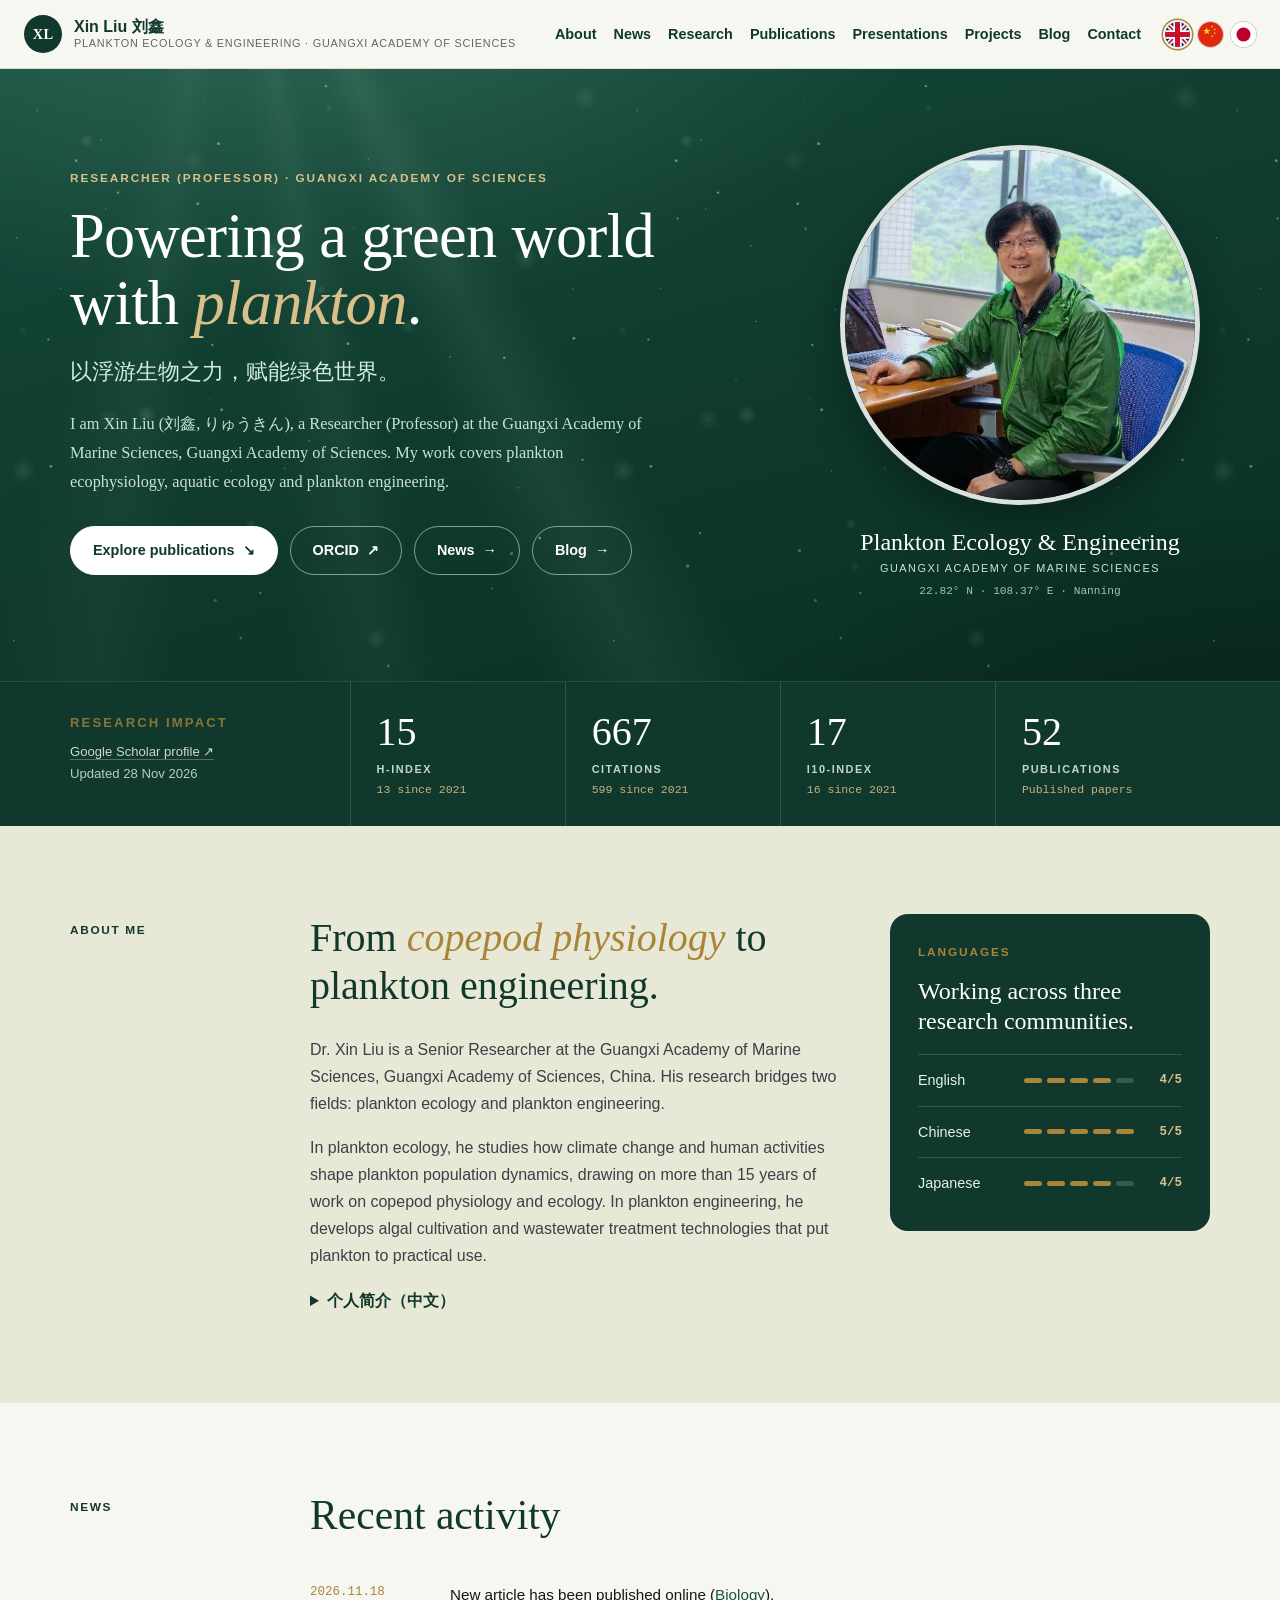
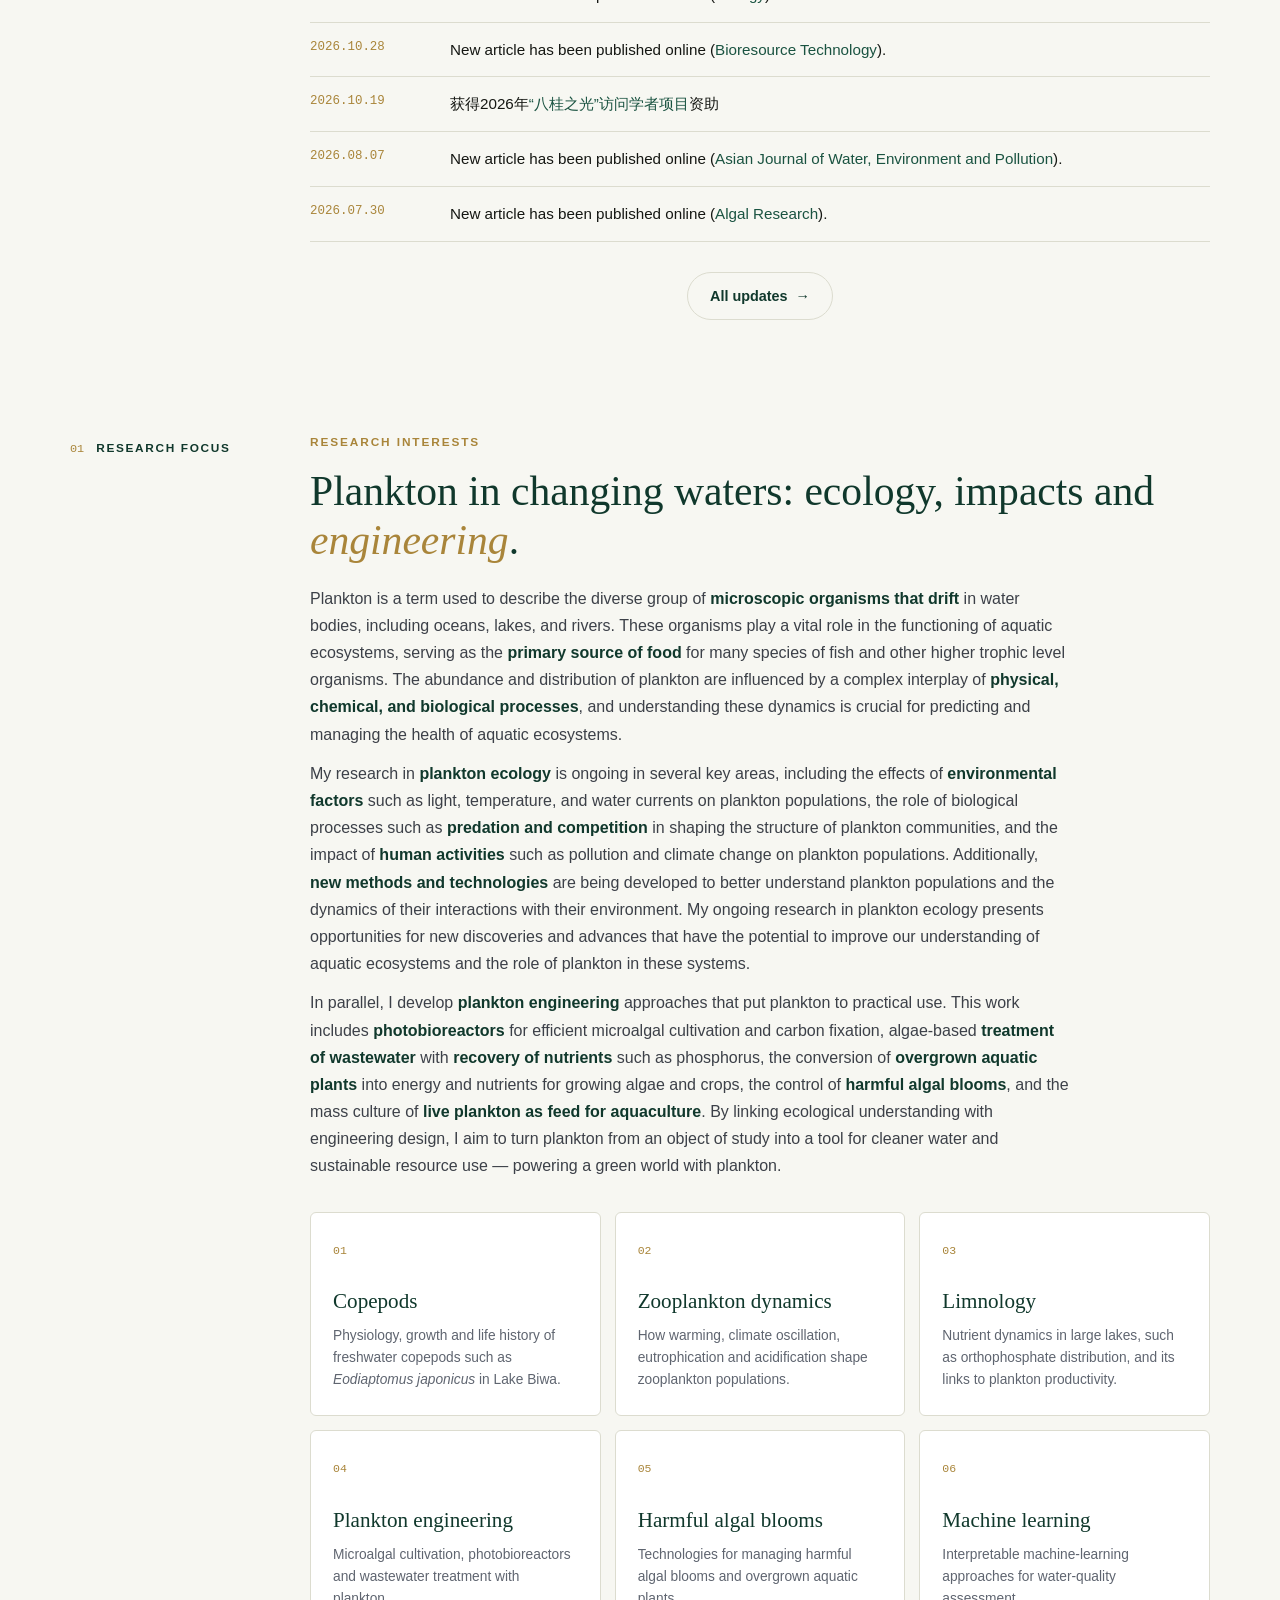
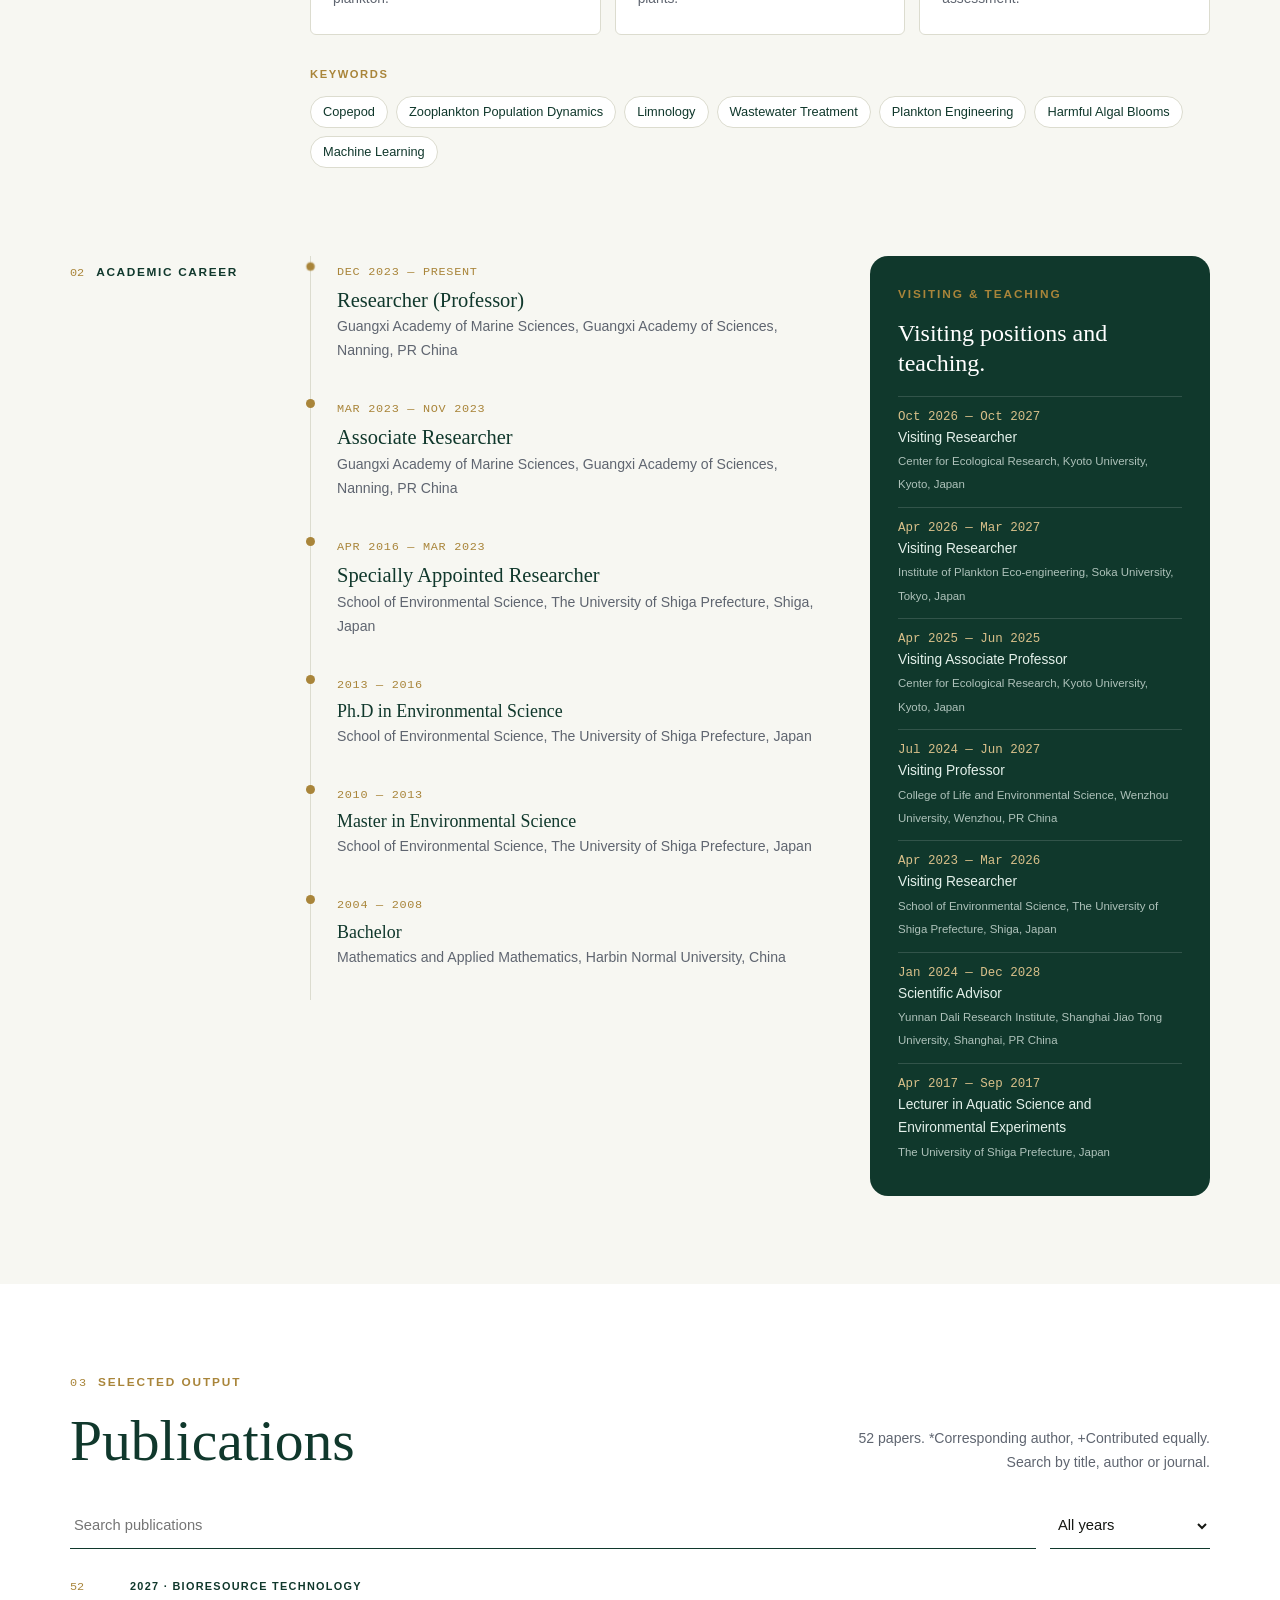
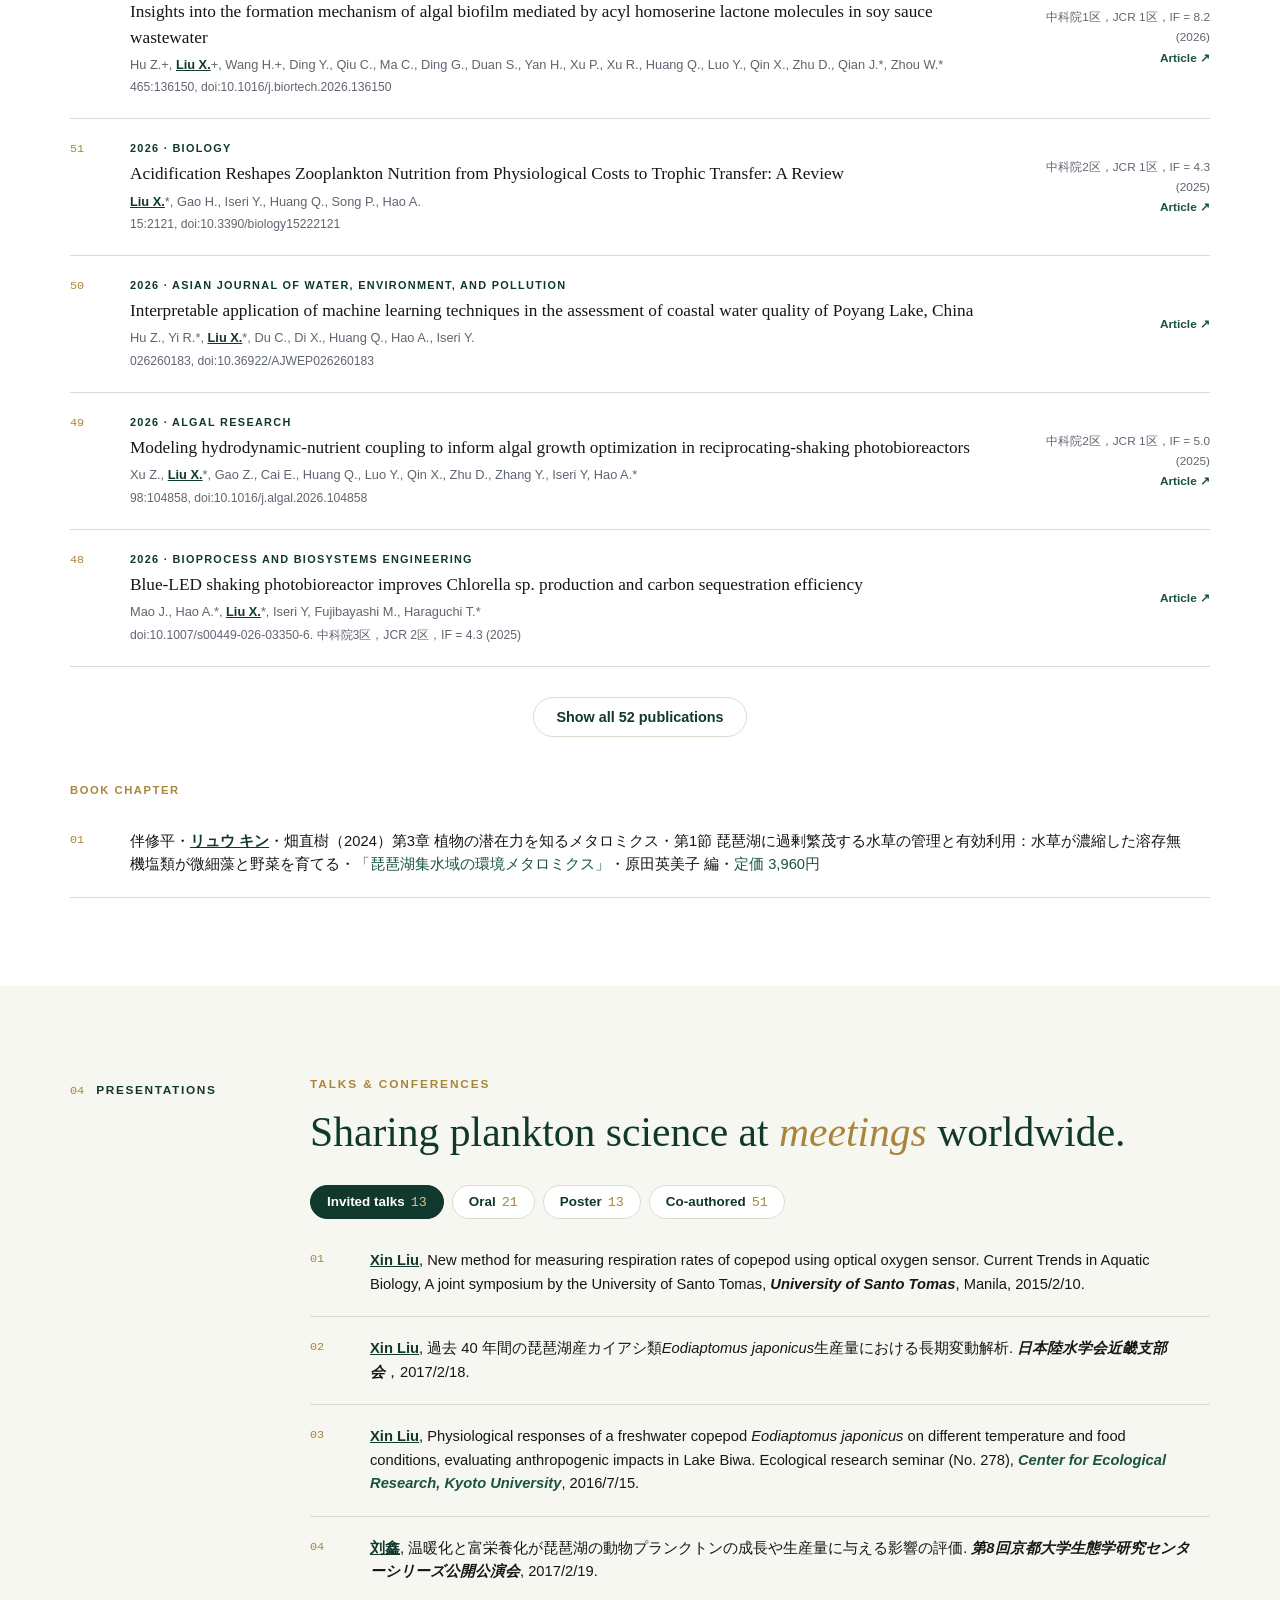
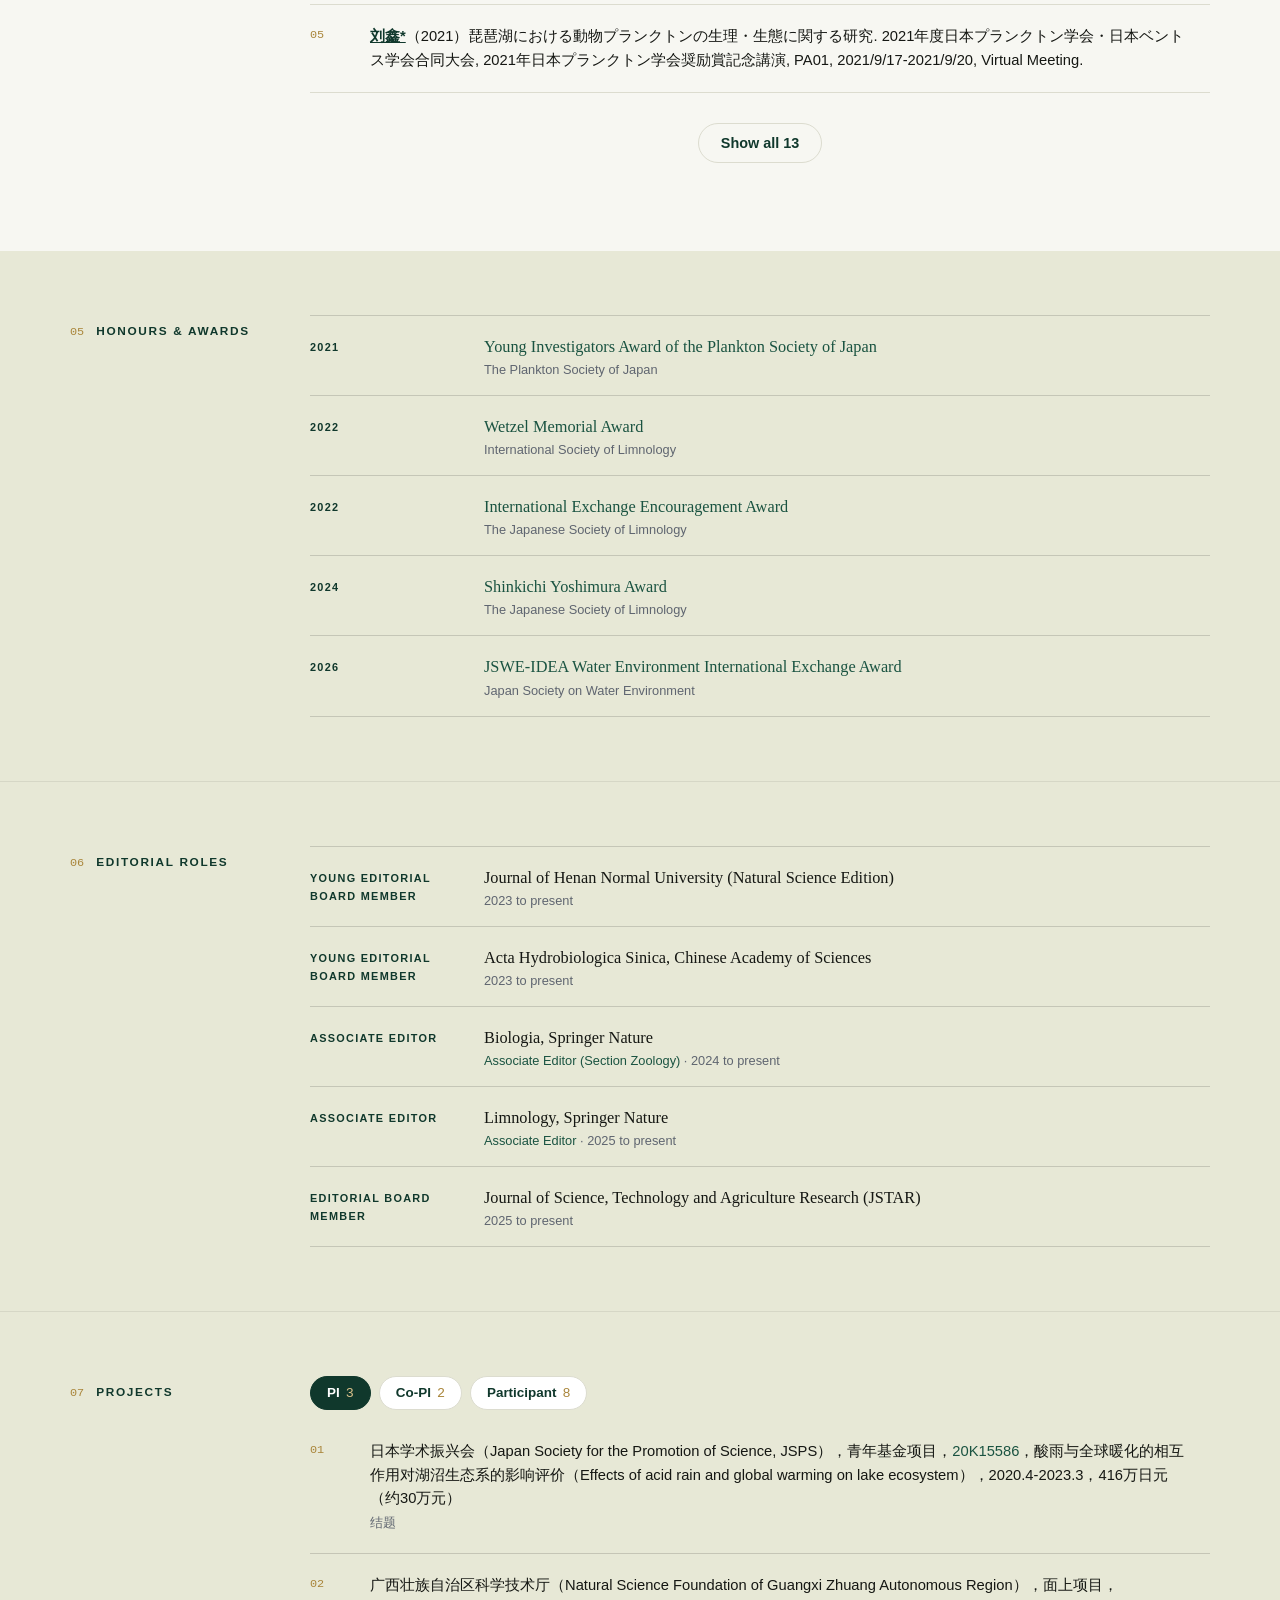
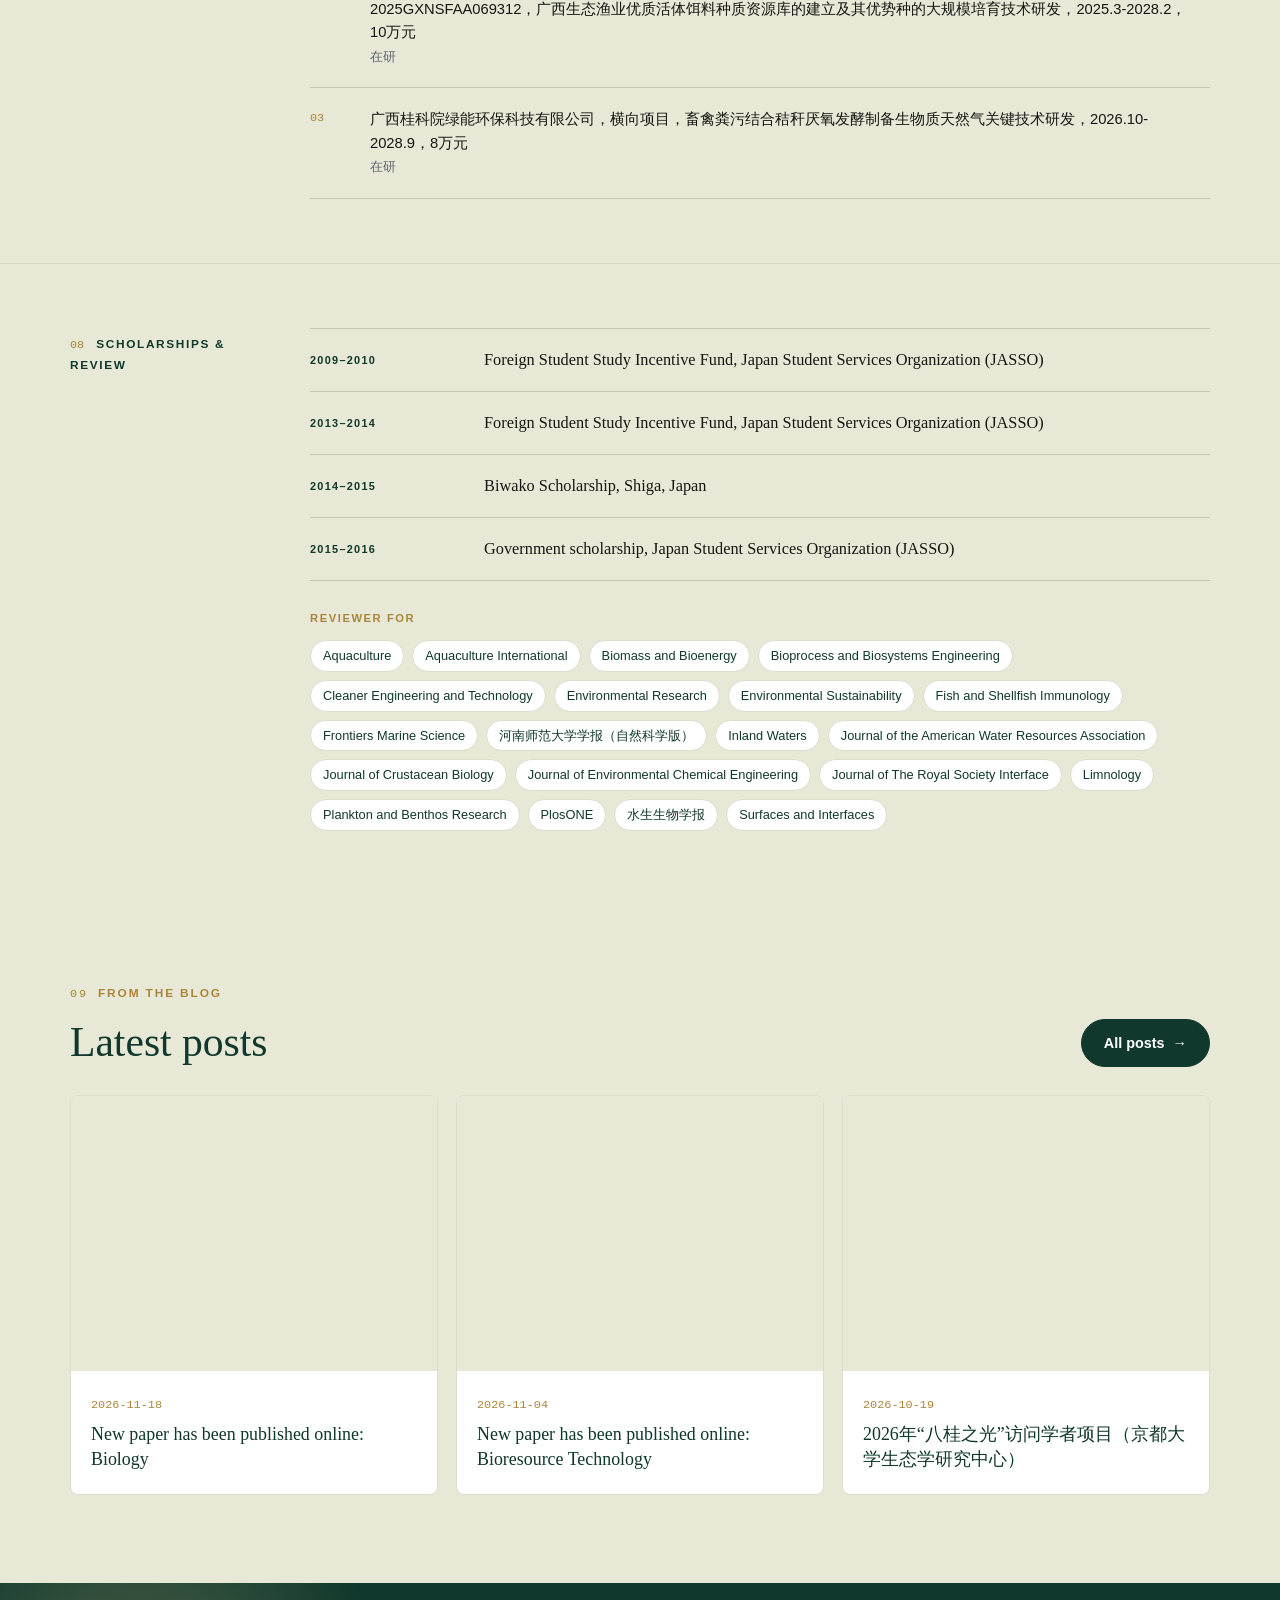
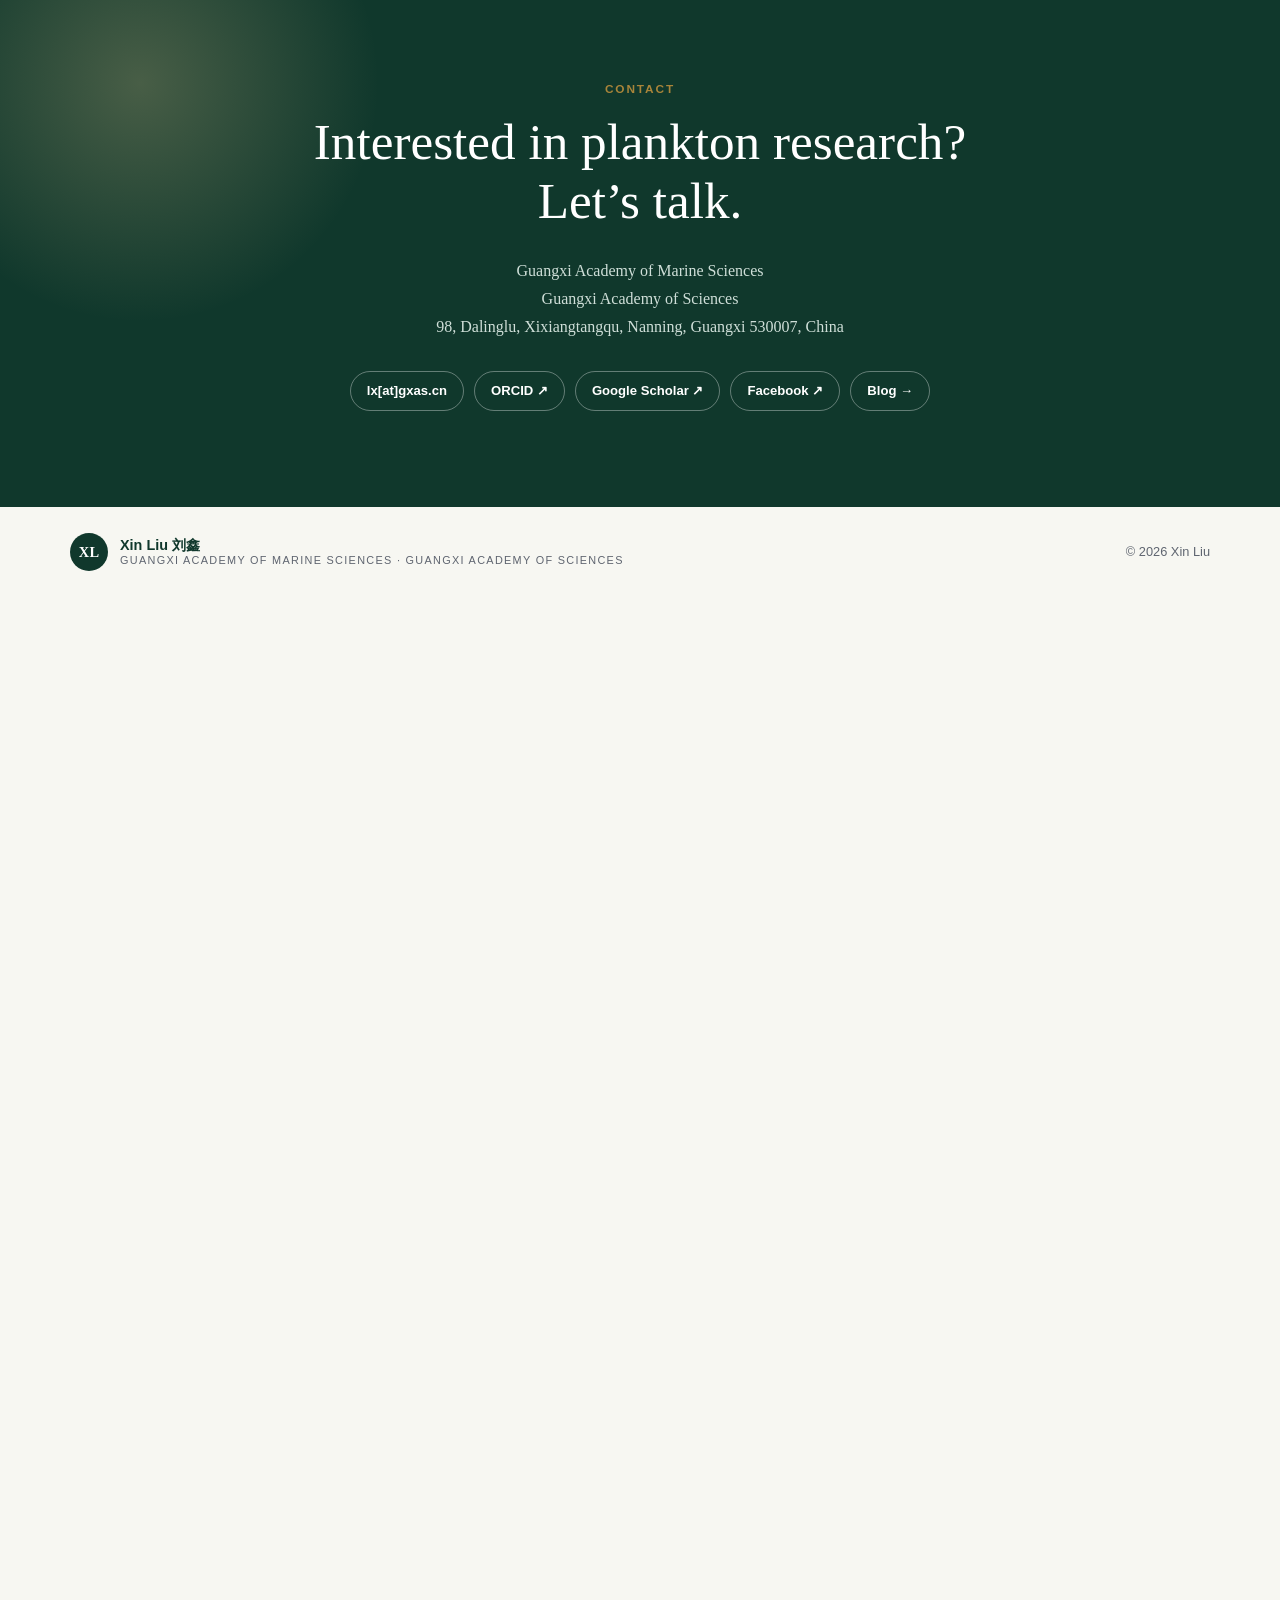
<file: about.html>
<!doctype html>
<html lang="en">
<head>
  <meta charset="utf-8">
  <title>Xin Liu 刘鑫</title>
  <meta http-equiv="refresh" content="0; url=index.html#about">
  <link rel="canonical" href="index.html#about">
</head>
<body><p>This page has moved: <a href="index.html#about">index.html#about</a></p></body>
</html>
</file>
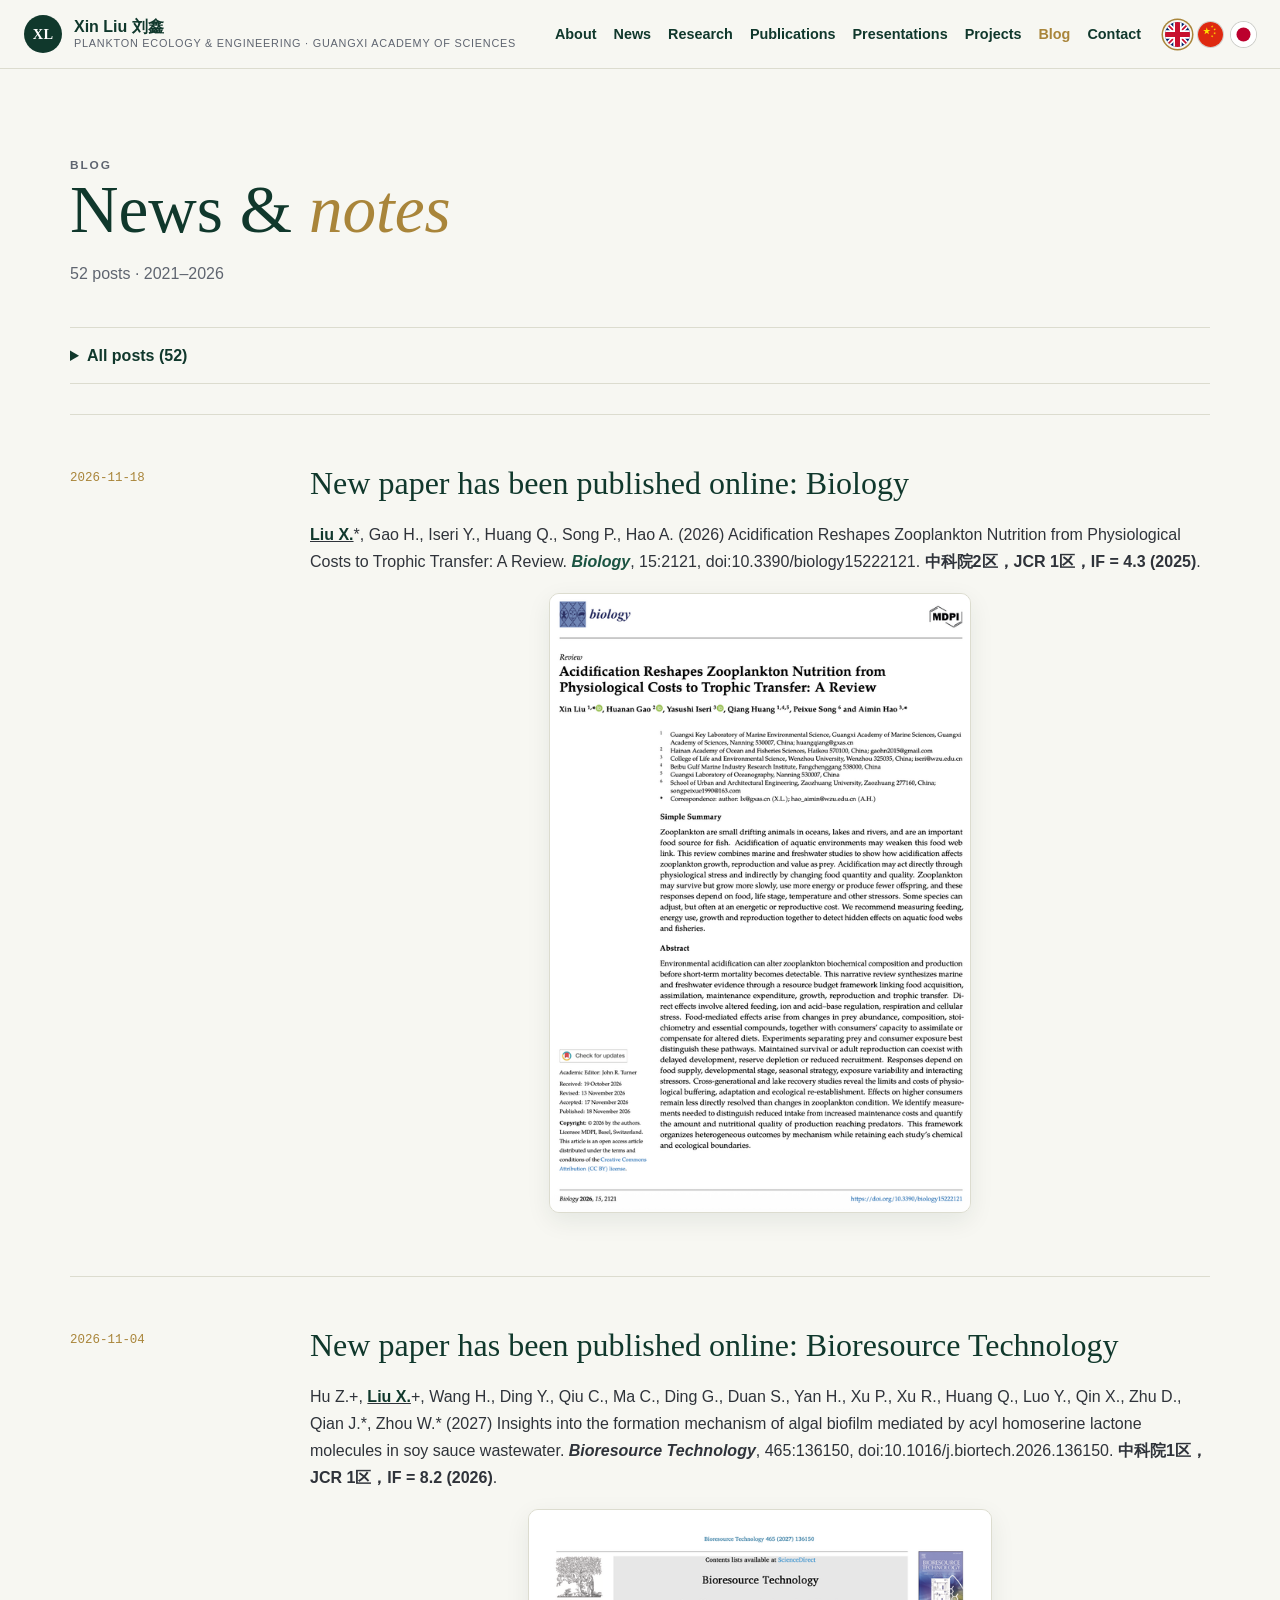
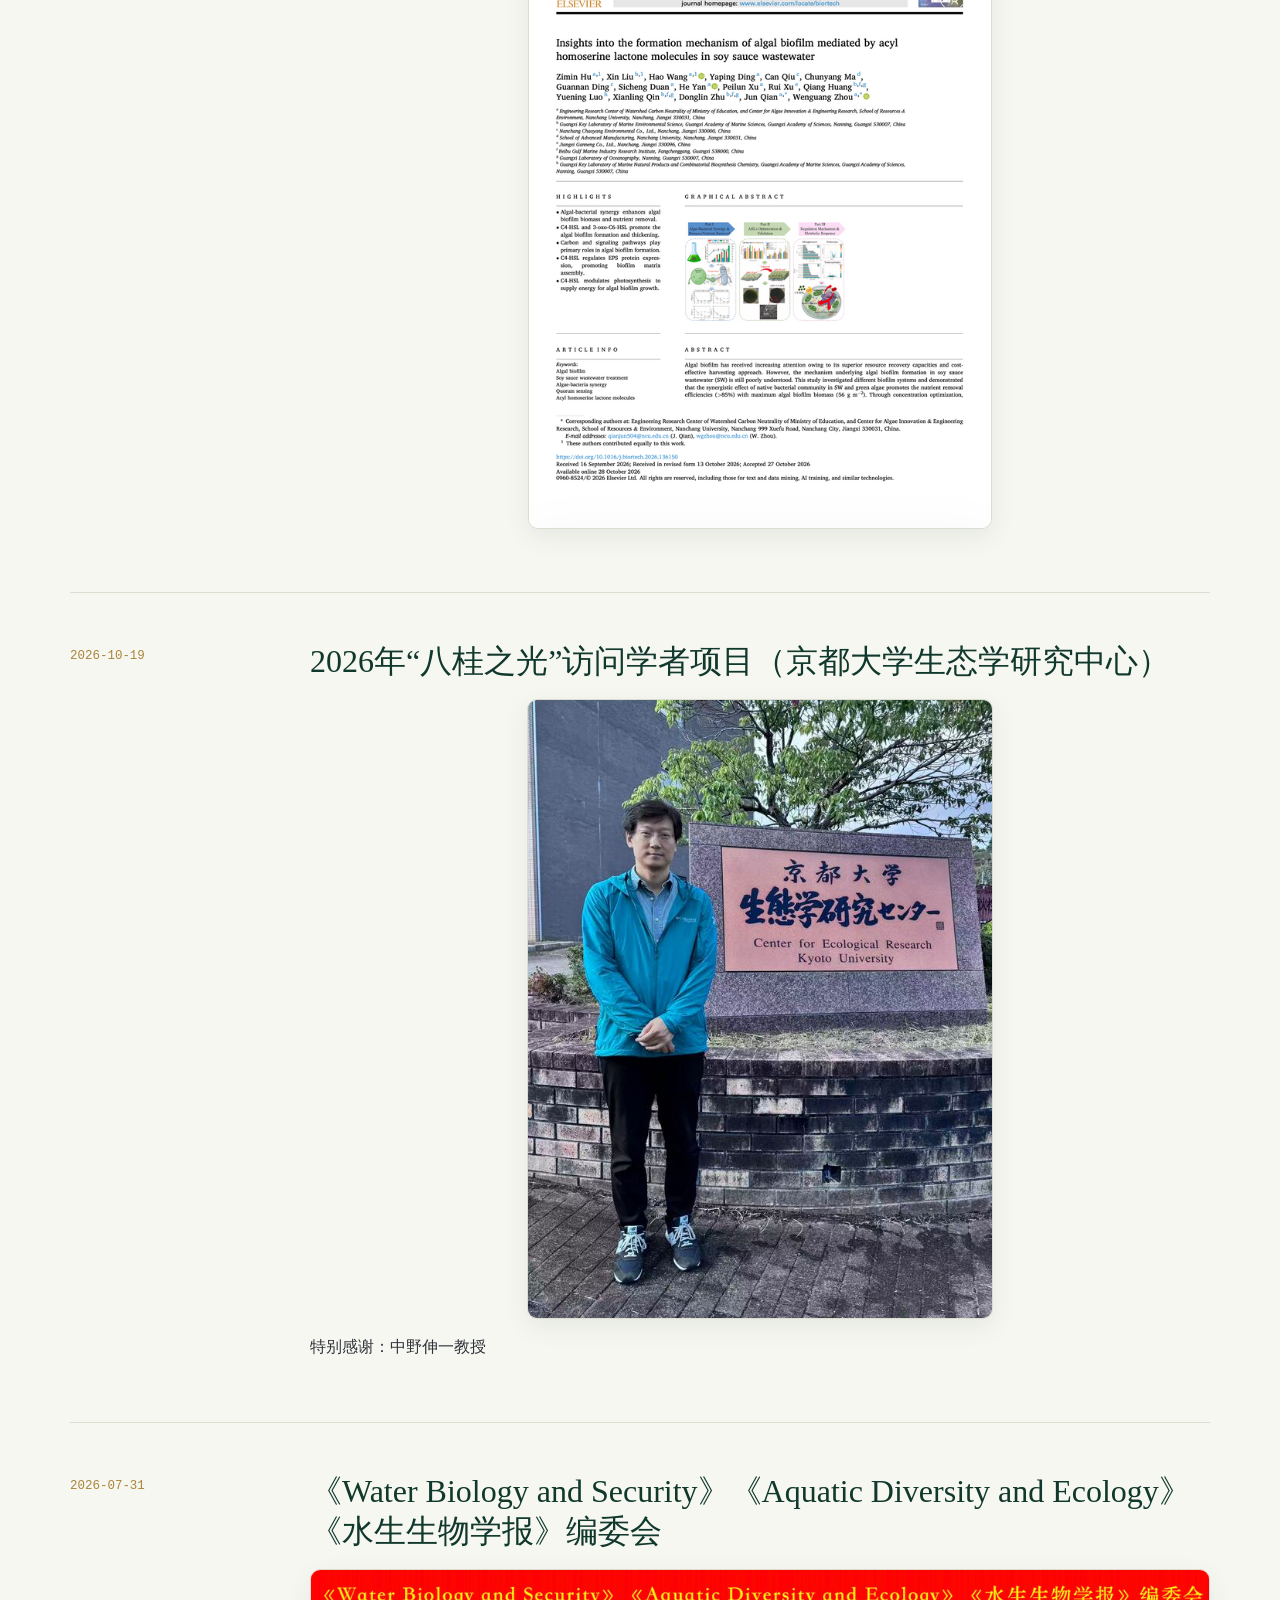
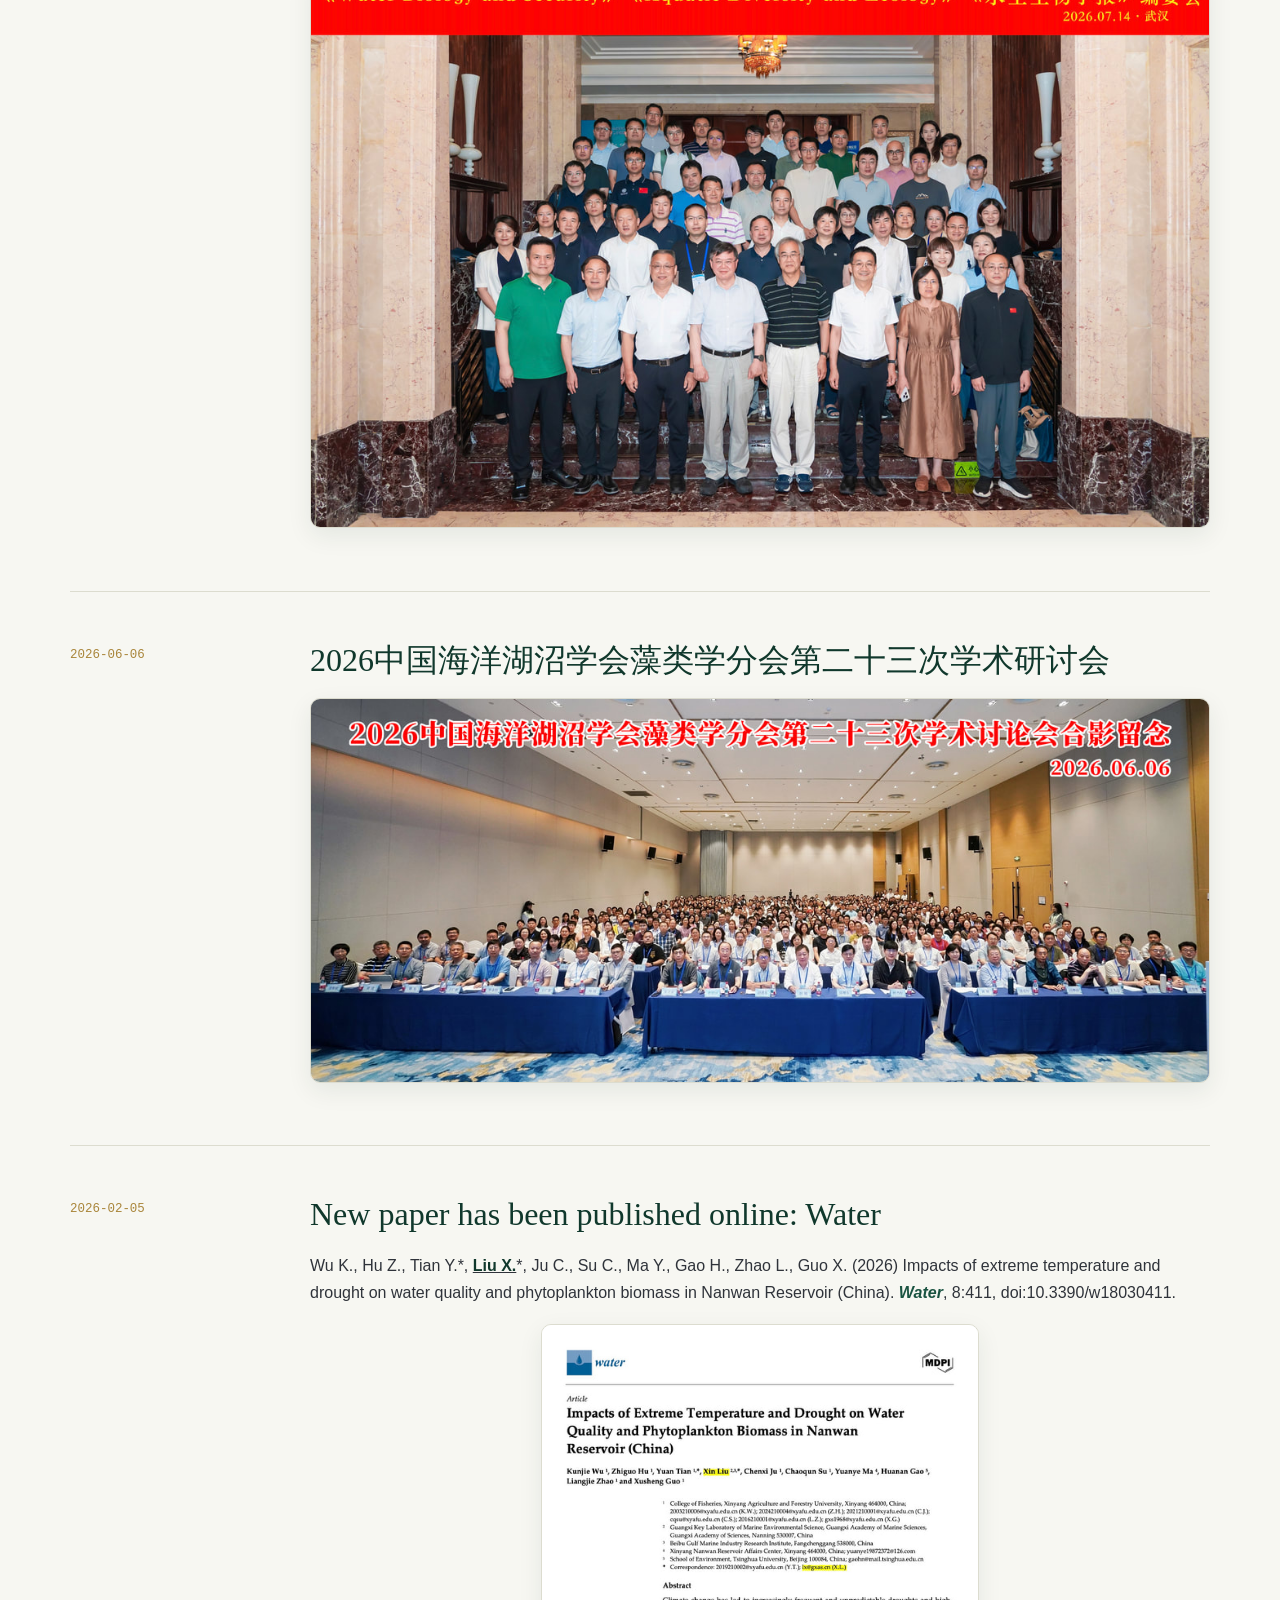
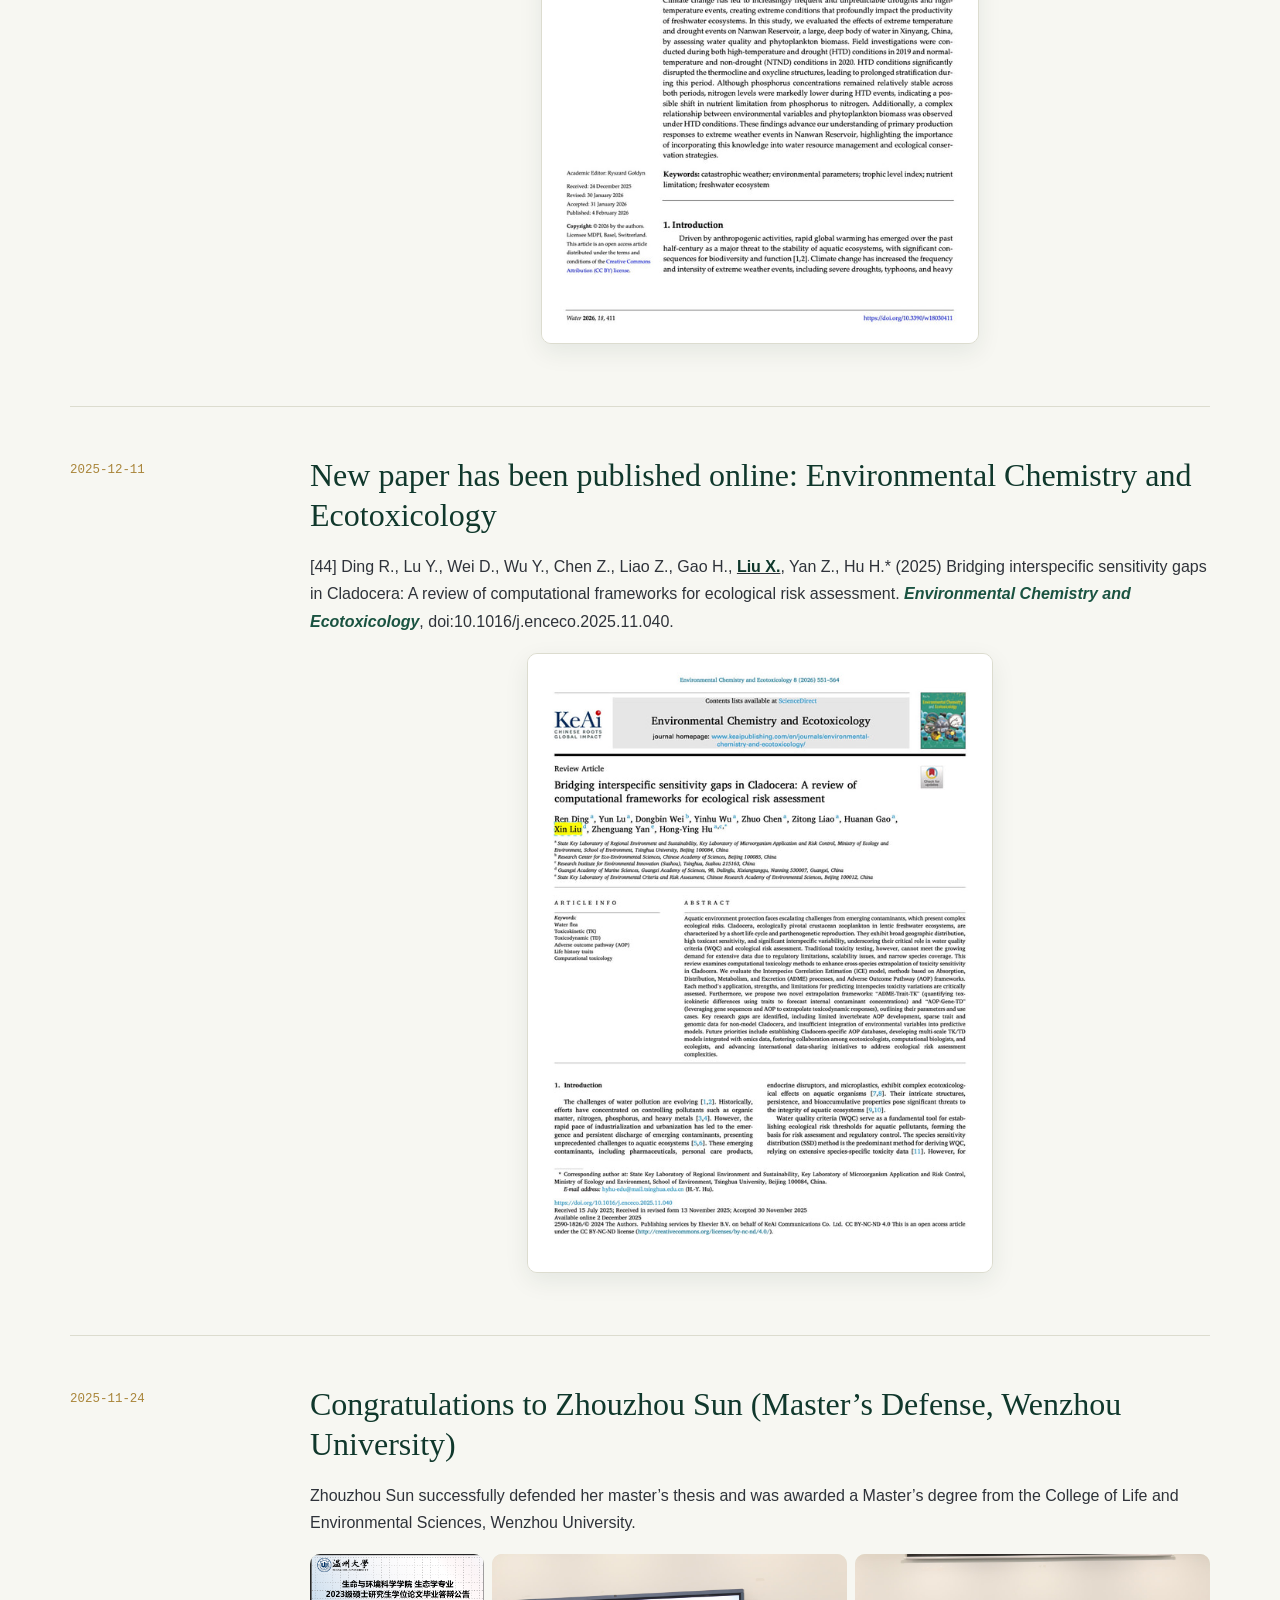
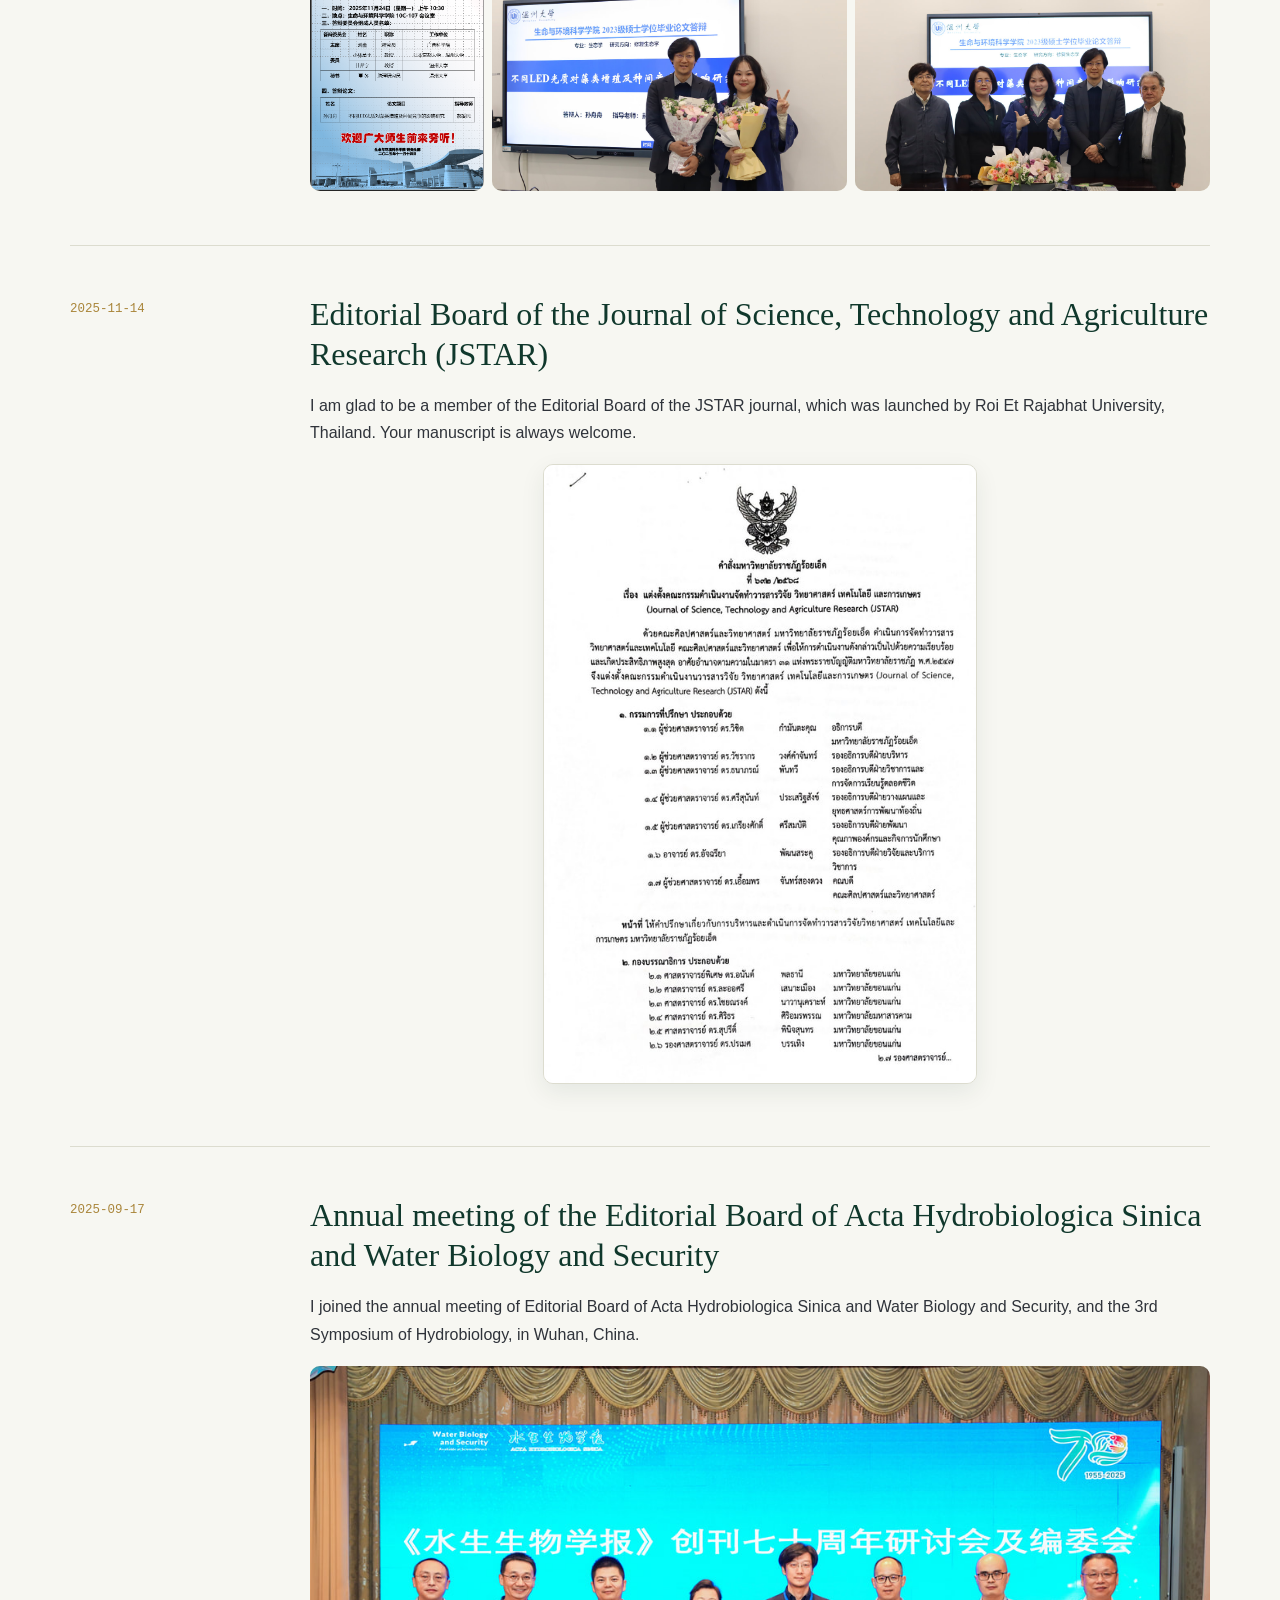
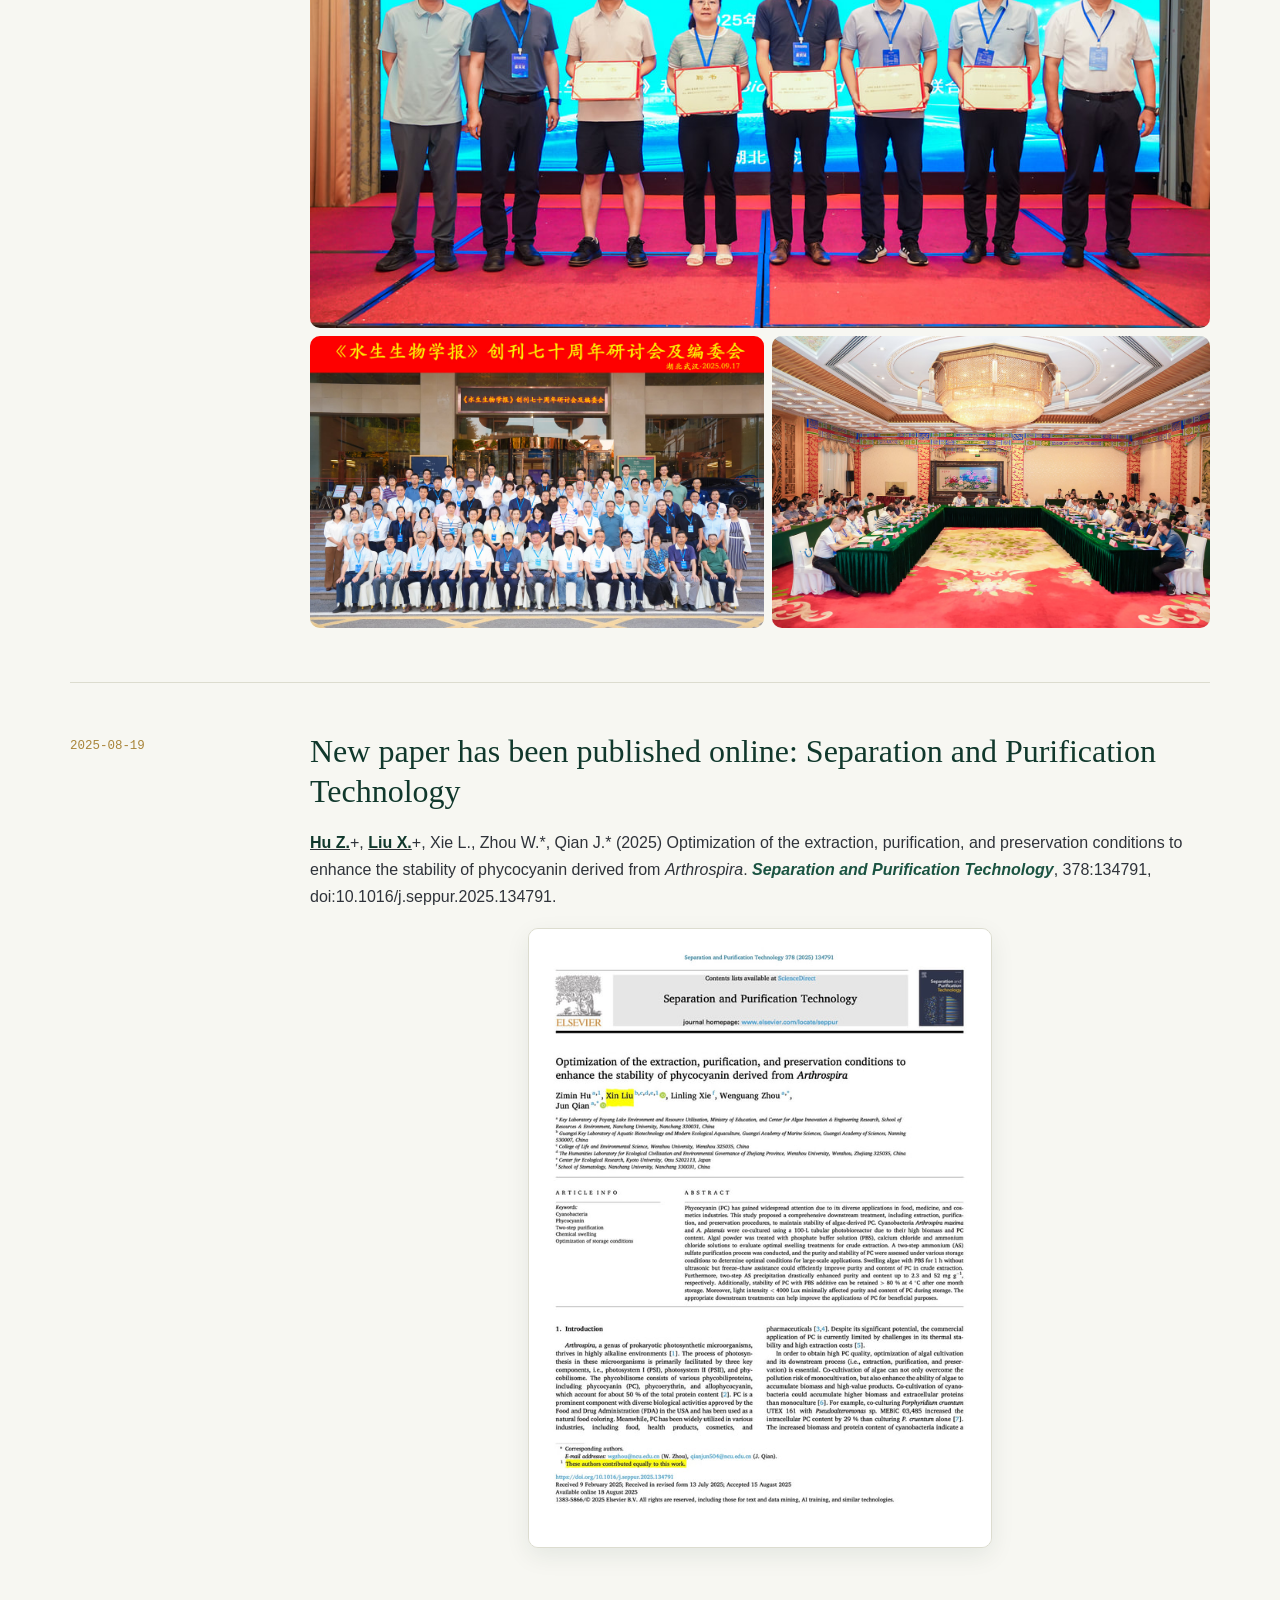
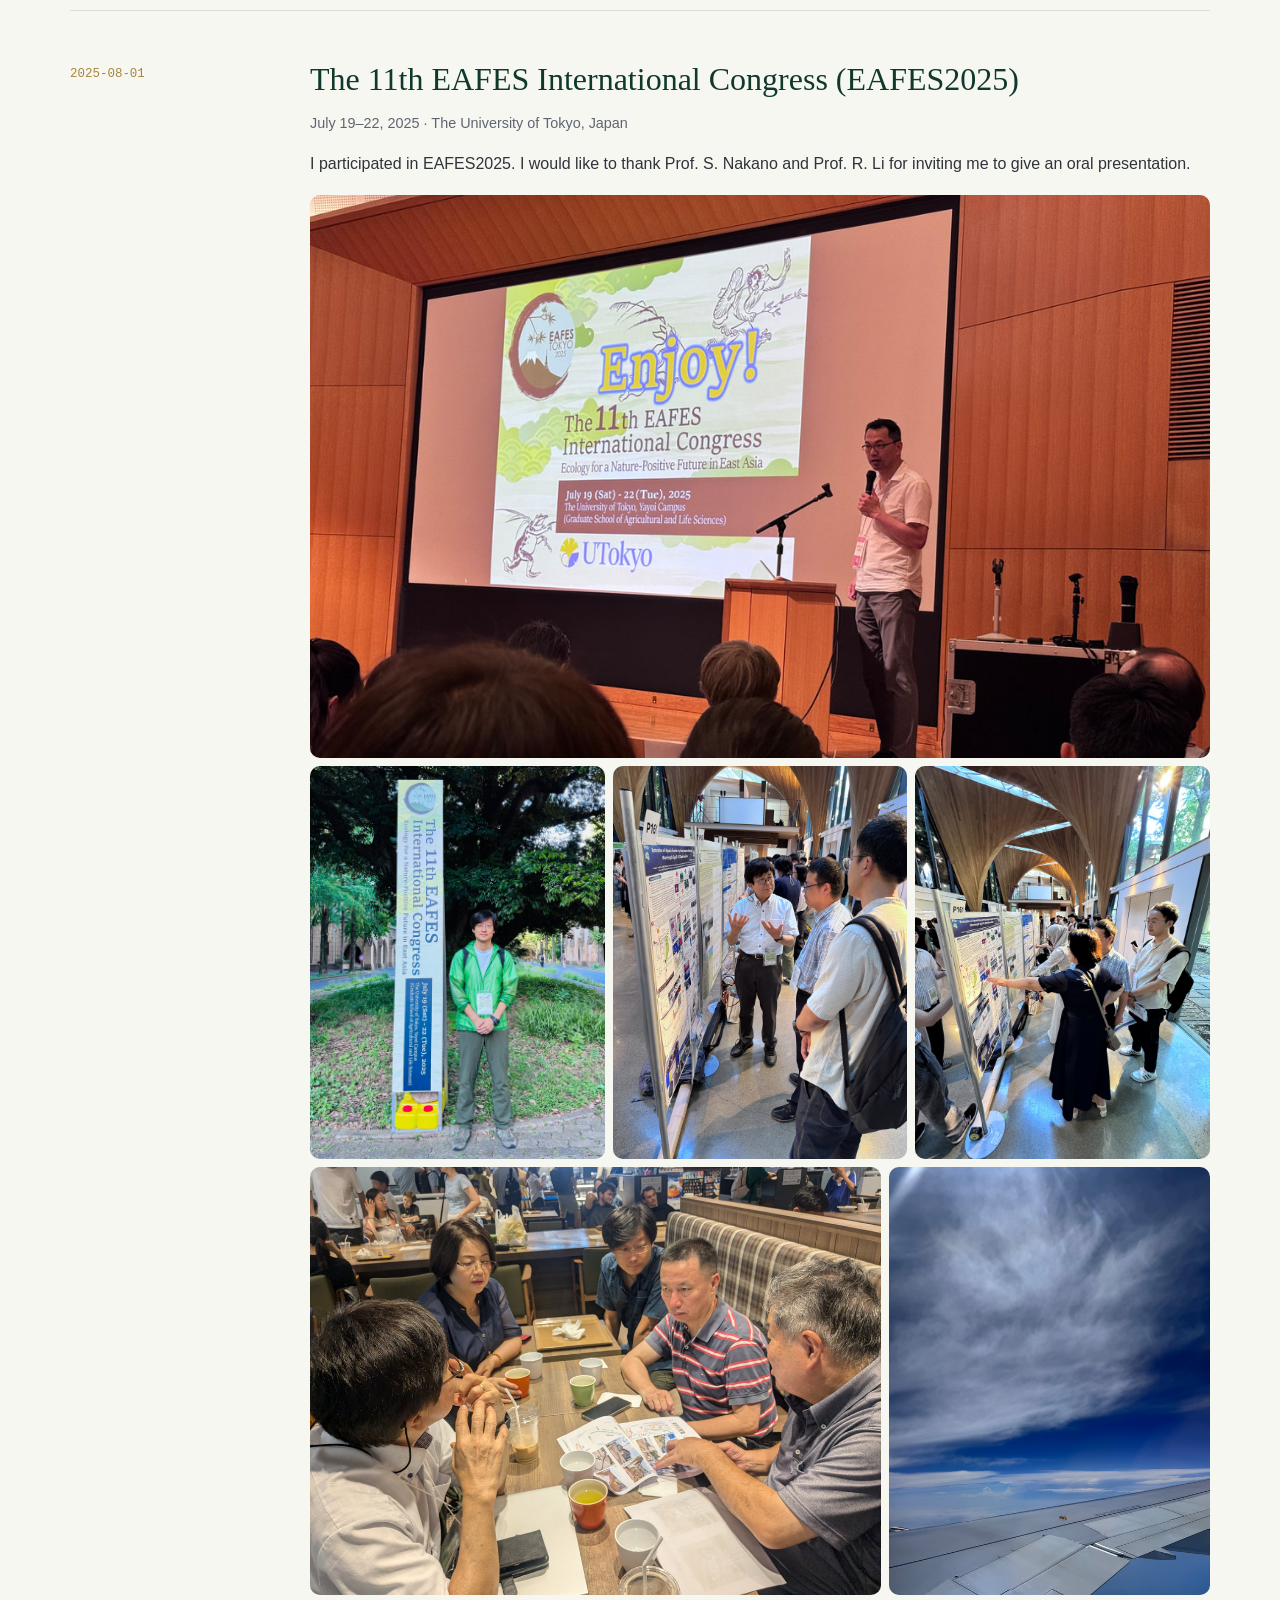
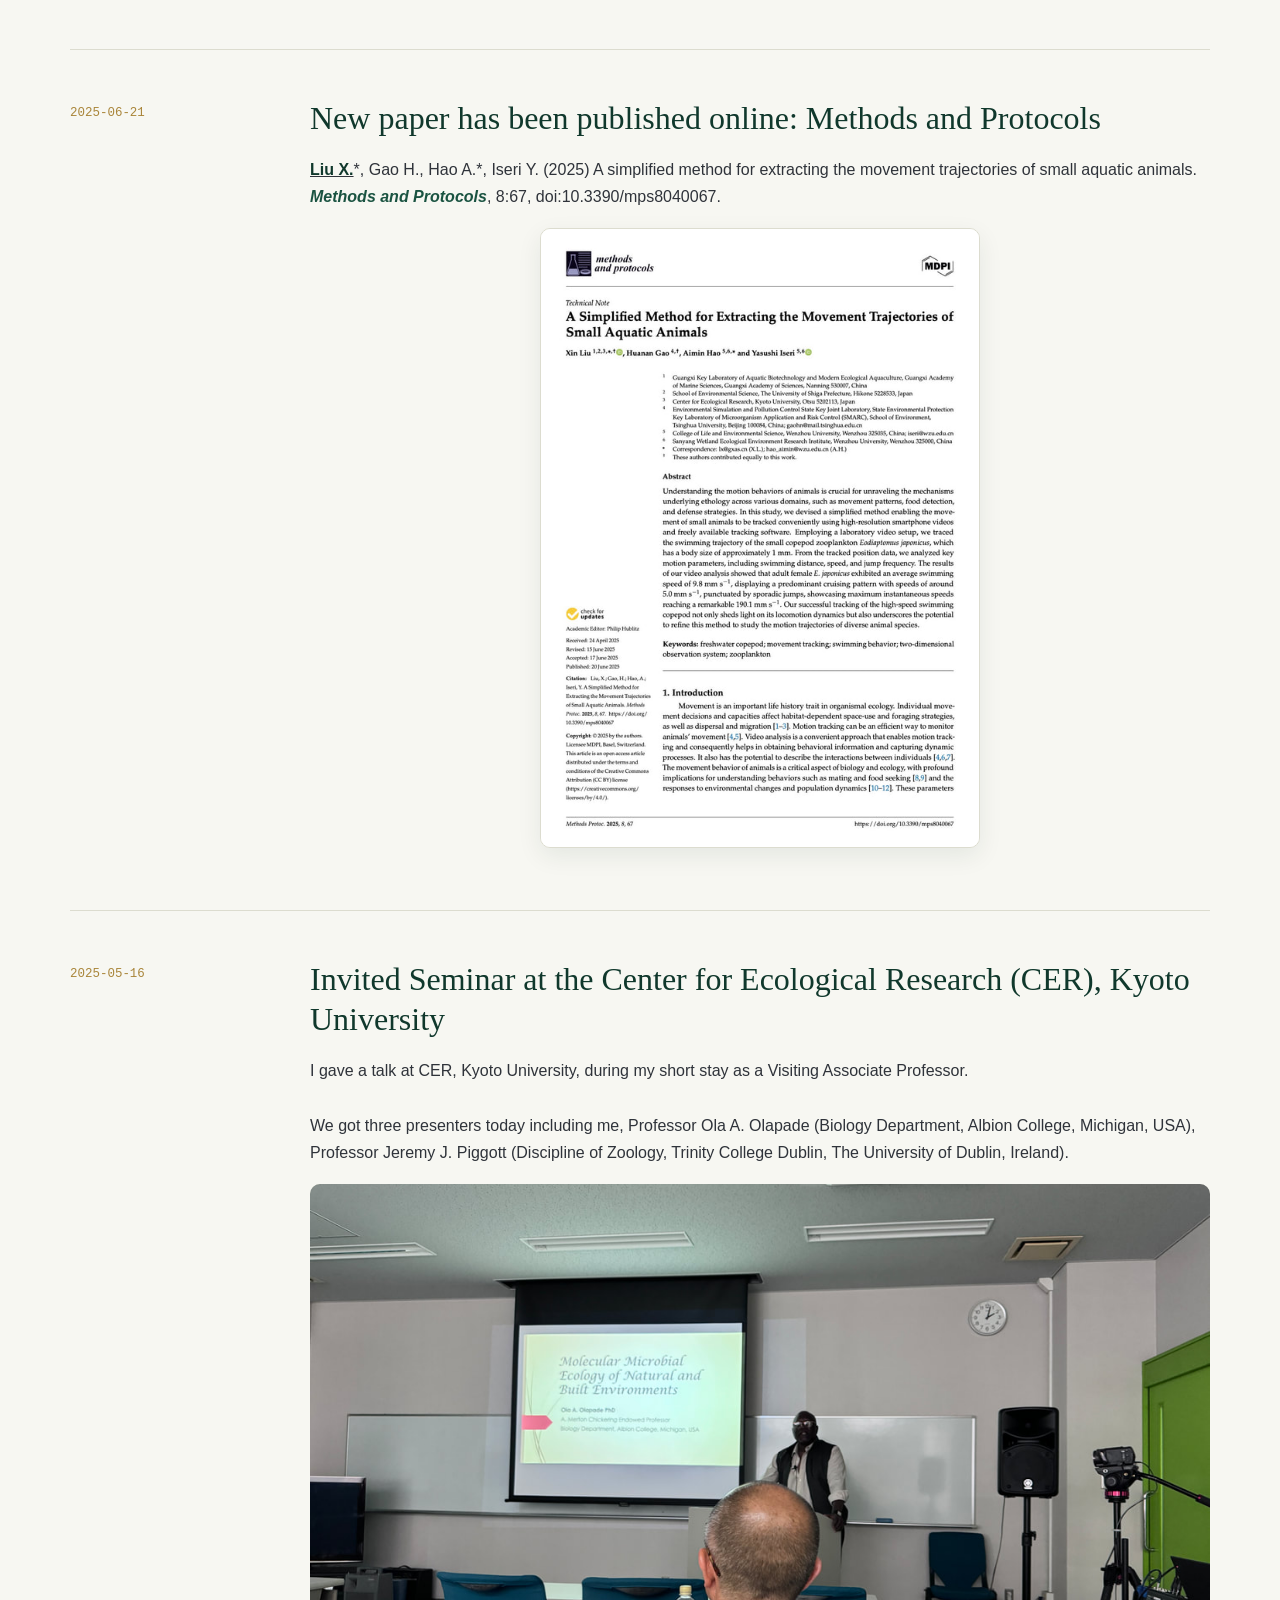
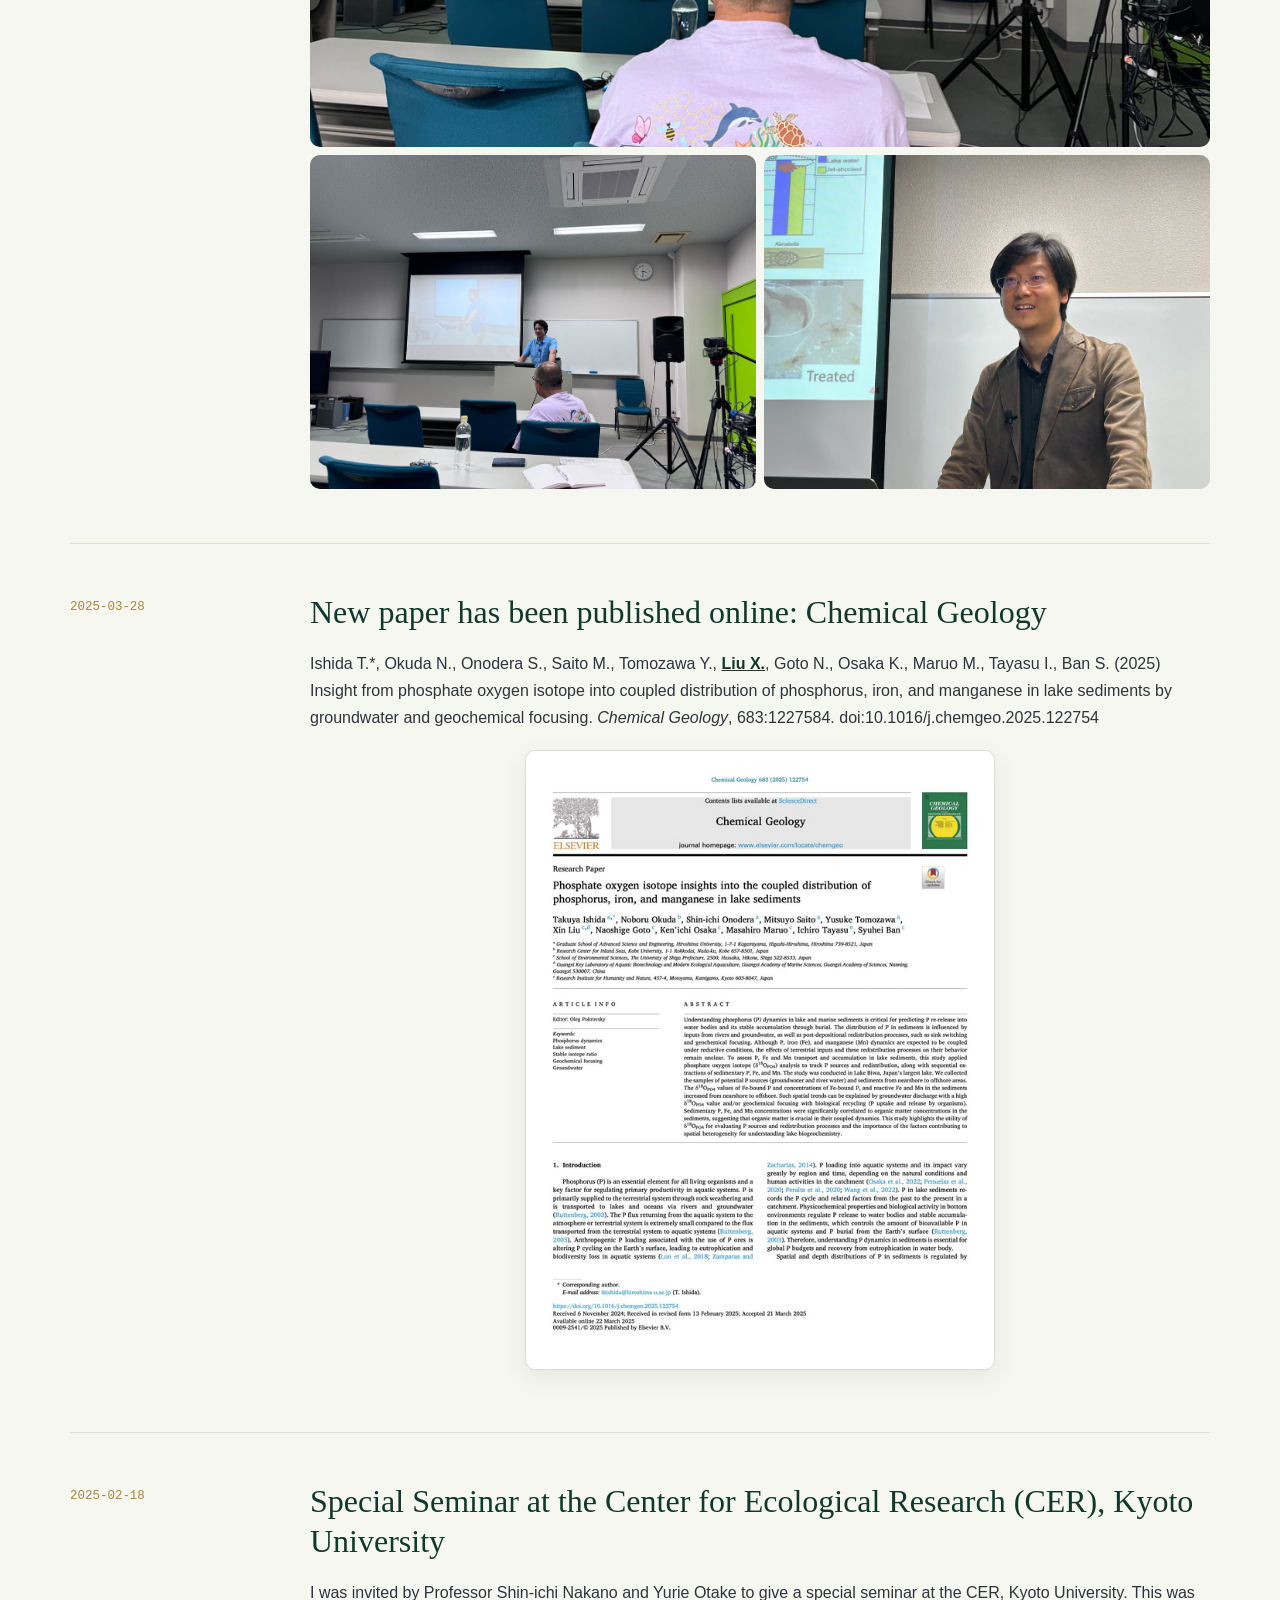
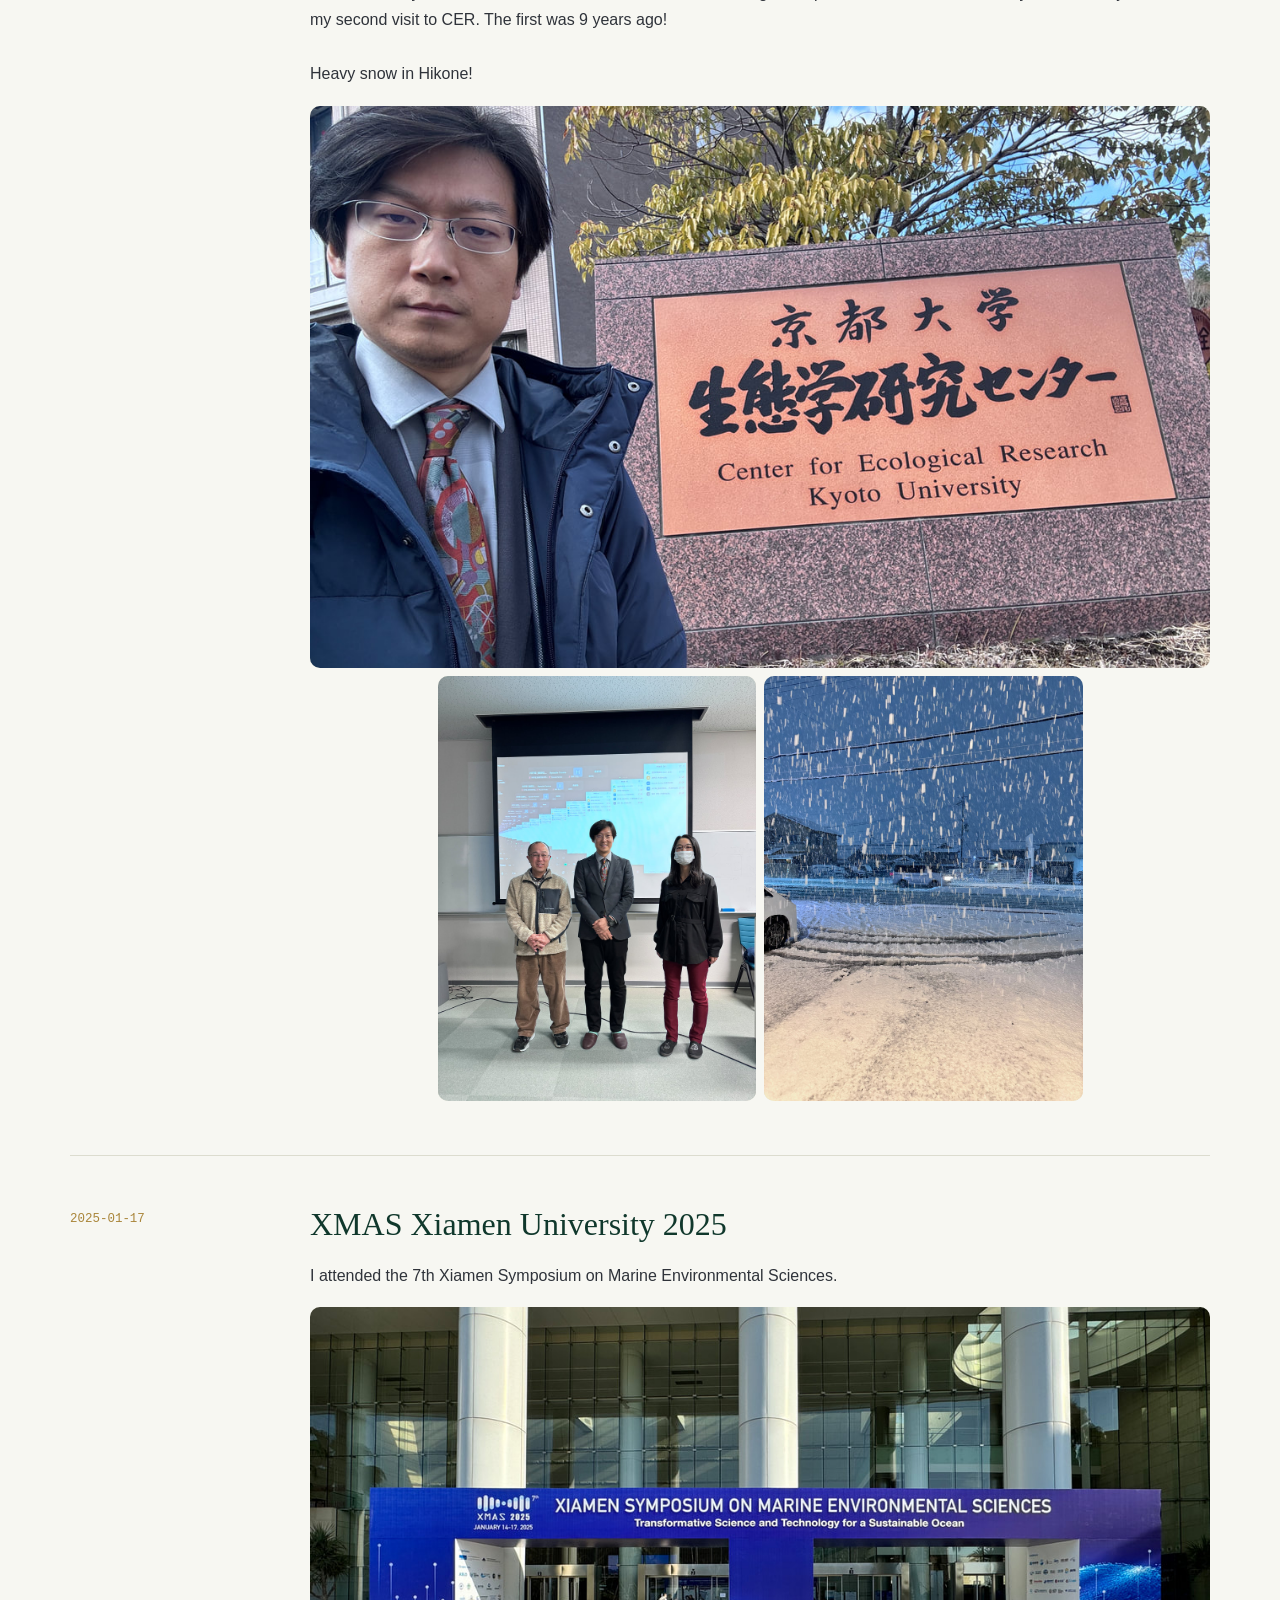
<file: blog.html>
<!DOCTYPE html>

<html lang="en">
<head>
<meta charset="utf-8"/>
<meta content="width=device-width, initial-scale=1" name="viewport"/>
<title>Blog | Xin Liu 刘鑫</title>
<meta content="Xin Liu (刘鑫) — plankton ecology and engineering, Guangxi Academy of Marine Sciences, Guangxi Academy of Sciences." name="description"/>
<link href="assets/favicon.svg" rel="icon" type="image/svg+xml"/>
<link href="assets/style.css?v=i21" rel="stylesheet"/>
</head>
<body data-page="blog">
<header class="site-header">
<div class="wrap bar">
<a class="brand" href="index.html">
<span class="mono-badge">XL</span>
<span class="brand-text"><span class="brand-name">Xin Liu 刘鑫</span><span class="brand-sub" data-i18n="brand.sub">Plankton Ecology &amp; Engineering · Guangxi Academy of Sciences</span></span>
</a>
<button aria-controls="site-nav" aria-expanded="false" class="nav-toggle" data-i18n="ui.menu" type="button">Menu</button>
<nav aria-label="Main" class="site-nav" id="site-nav">
<a data-i18n="nav.about" href="index.html#about">About</a>
<a data-i18n="nav.news" href="news.html">News</a>
<a data-i18n="nav.research" href="index.html#research">Research</a>
<a data-i18n="nav.publications" href="index.html#publications">Publications</a>
<a data-i18n="nav.presentations" href="index.html#talks">Presentations</a>
<a data-i18n="nav.projects" href="index.html#projects">Projects</a>
<a aria-current="page" data-i18n="nav.blog" href="blog.html">Blog</a>
<a data-i18n="nav.contact" href="index.html#contact">Contact</a>
</nav><div aria-label="Language" class="lang-switch" role="group"><button aria-label="English" aria-pressed="true" data-lang="en" title="English" type="button"><svg aria-hidden="true" focusable="false" viewbox="0 0 60 60"><rect fill="#012169" height="60" width="60"></rect><path d="M0 0L60 60M60 0L0 60" stroke="#fff" stroke-width="12"></path><path d="M0 0L60 60M60 0L0 60" stroke="#C8102E" stroke-width="4"></path><path d="M30 0V60M0 30H60" stroke="#fff" stroke-width="20"></path><path d="M30 0V60M0 30H60" stroke="#C8102E" stroke-width="12"></path></svg></button><button aria-label="中文" aria-pressed="false" data-lang="zh" title="中文" type="button"><svg aria-hidden="true" focusable="false" viewbox="0 0 30 30"><rect fill="#DE2910" height="30" width="30"></rect><g fill="#FFDE00"><polygon points="10.50,6.40 11.53,9.58 14.87,9.58 12.17,11.54 13.20,14.72 10.50,12.76 7.80,14.72 8.83,11.54 6.13,9.58 9.47,9.58"></polygon><polygon points="15.78,6.53 16.39,5.55 15.64,4.66 16.77,4.93 17.38,3.95 17.47,5.11 18.60,5.38 17.52,5.82 17.61,6.98 16.85,6.09"></polygon><polygon points="18.43,9.33 19.44,8.75 19.20,7.61 20.07,8.39 21.07,7.81 20.60,8.87 21.46,9.65 20.30,9.53 19.83,10.59 19.59,9.45"></polygon><polygon points="18.45,13.09 19.61,13.03 19.91,11.90 20.33,12.99 21.49,12.92 20.59,13.66 21.01,14.74 20.03,14.11 19.13,14.85 19.43,13.72"></polygon><polygon points="15.82,15.91 16.88,16.40 17.67,15.55 17.53,16.70 18.59,17.19 17.45,17.41 17.31,18.57 16.74,17.56 15.60,17.78 16.39,16.93"></polygon></g></svg></button><button aria-label="日本語" aria-pressed="false" data-lang="ja" title="日本語" type="button"><svg aria-hidden="true" focusable="false" viewbox="0 0 30 30"><rect fill="#fff" height="30" width="30"></rect><circle cx="15" cy="15" fill="#BC002D" r="8.4"></circle></svg></button></div>
</div>
</header>
<main>
<section class="page-hero">
<div class="wrap">
<p class="eyebrow" data-i18n="blogp.eyebrow">Blog</p>
<h1 data-i18n="blogp.title">News &amp; <span class="hl">notes</span></h1>
<p data-i18n="blogp.count">52 posts · 2021–2026</p>
</div>
</section>
<div class="wrap">
<details class="blog-index"><summary data-i18n="blogp.all">All posts (52)</summary><ul><li><time>2026-11-18</time><a href="#new-paper-has-published-online-biology">New paper has been published online: Biology</a></li><li><time>2026-11-04</time><a href="#new-paper-has-published-online-bioresource-technology">New paper has been published online: Bioresource Technology</a></li><li><time>2026-10-19</time><a href="#20268273694">2026年“八桂之光”访问学者项目（京都大学生态学研究中心）</a></li><li><time>2026-07-31</time><a href="#water-biology-and-securityaquatic-diversity-and-ecology">《Water Biology and Security》《Aquatic Diversity and Ecology》《水生生物学报》编委会</a></li><li><time>2026-06-06</time><a href="#2026">2026中国海洋湖沼学会藻类学分会第二十三次学术研讨会</a></li><li><time>2026-02-05</time><a href="#new-paper-published-online-water">New paper has been published online: Water</a></li><li><time>2025-12-11</time><a href="#new-paper-published-online-environmental-chemistry-and-ecotoxicology">New paper has been published online: Environmental Chemistry and Ecotoxicology</a></li><li><time>2025-11-24</time><a href="#congratulations-to-zhouzhou-sun-master-defense-wenzhou-university">Congratulations to Zhouzhou Sun (Master’s Defense, Wenzhou University)</a></li><li><time>2025-11-14</time><a href="#editorial-board-of-the-journal-of-science-technology-and-agriculture-research-jstar">Editorial Board of the Journal of Science, Technology and Agriculture Research (JSTAR)</a></li><li><time>2025-09-17</time><a href="#annual-meeting-of-editorial-board-of-acta-hydrobiologica-sinica-and-water-biology-and-security">Annual meeting of the Editorial Board of Acta Hydrobiologica Sinica and Water Biology and Security</a></li><li><time>2025-08-19</time><a href="#new-paper-published-online-separation-and-purification-technology">New paper has been published online: Separation and Purification Technology</a></li><li><time>2025-08-01</time><a href="#the-11th-eafes-international-congress-eafes2025">The 11th EAFES International Congress (EAFES2025)</a></li><li><time>2025-06-21</time><a href="#new-paper-published-online-methods-and-protocols">New paper has been published online: Methods and Protocols</a></li><li><time>2025-05-16</time><a href="#invited-seminar-at-the-center-for-ecological-research-cer-kyoto-university">Invited Seminar at the Center for Ecological Research (CER), Kyoto University</a></li><li><time>2025-03-28</time><a href="#new-paper-has-been-published-online5476853">New paper has been published online: Chemical Geology</a></li><li><time>2025-02-18</time><a href="#special-seminar-at-the-center-for-ecological-research-cer-kyoto-university">Special Seminar at the Center for Ecological Research (CER), Kyoto University</a></li><li><time>2025-01-17</time><a href="#xmas-xiamen-university-2025">XMAS Xiamen University 2025</a></li><li><time>2025-01-08</time><a href="#associate-editor-of-limnology">Associate Editor of Limnology</a></li><li><time>2025-01-07</time><a href="#new-paper-has-been-published-online6262585">New paper has been published online: Inland Waters</a></li><li><time>2025-01-06</time><a href="#new-paper-has-been-published-online1701485">New paper has been published online: Water</a></li><li><time>2024-12-12</time><a href="#new-paper-has-been-published-online8082094">New paper has been published online: Water</a></li><li><time>2024-12-06</time><a href="#journal-of-henan-normal-university-natural-sciences-edition-second-youth-editorial-committee-meeting">Journal of Henan Normal University (Natural Science Edition), Second Youth Editorial Committee Meeting</a></li><li><time>2024-12-03</time><a href="#new-paper-has-been-published-online7705643">New paper has been published online: Harmful Algae</a></li><li><time>2024-11-29</time><a href="#new-paper-has-been-published-online7483346">New paper has been published online: Inland Waters</a></li><li><time>2024-11-23</time><a href="#2024-international-forum-on-water-ecological-environment-governance-and-wetland-protection">2024 International Forum on Water Ecological Environment Governance and Wetland Protection</a></li><li><time>2024-11-10</time><a href="#new-paper-has-been-published-online9705690">New paper has been published online: Water Biology and Security</a></li><li><time>2024-10-23</time><a href="#yoshimura-award-from-the-japanese-society-of-limnology">Yoshimura Award from The Japanese Society of Limnology</a></li><li><time>2024-09-24</time><a href="#invited-lecture-by-professor-shin-ichi-nakano">Invited lecture by Professor Shin-ichi Nakano</a></li><li><time>2024-09-07</time><a href="#new-paper-has-been-published-online">New paper has been published online: Freshwater Biology</a></li><li><time>2024-07-18</time><a href="#symposium-on-lake-erhai-conservation">Symposium on Lake Erhai Conservation</a></li><li><time>2024-06-10</time><a href="#15th-icoc-conference-in-hiroshima-japan">15th ICOC conference in Hiroshima, Japan</a></li><li><time>2024-05-22</time><a href="#new-paper-published-online-diversity">New paper has been published online: Diversity</a></li><li><time>2024-04-19</time><a href="#the-2nd-symposium-of-aquatic-organisms">The 2nd Symposium of Hydrobiology</a></li><li><time>2024-03-01</time><a href="#new-paper-has-been-published-online-journal-of-oceanology-and-limnology">New paper has been published online: Journal of Oceanology and Limnology</a></li><li><time>2024-02-01</time><a href="#new-paper-has-been-published-online-inland-waters">New paper has been published online: Inland Waters</a></li><li><time>2024-01-19</time><a href="#guest-lecture-at-soka-university-japan">Guest lecture at Soka University, Japan</a></li><li><time>2023-12-27</time><a href="#new-paper-has-been-published-online-biochemical-engineering-journal">New paper has been published online: Biochemical Engineering Journal</a></li><li><time>2023-12-03</time><a href="#new-paper-has-been-published-online-aquaculture-international">New paper has been published online: Aquaculture International</a></li><li><time>2023-12-01</time><a href="#new-paper-has-been-published-online-plankton-and-benthos-research">New paper has been published online: Plankton and Benthos Research</a></li><li><time>2023-11-23</time><a href="#psdb-philippine-society-for-developmental-biology-plenary-talk">PSDB (Philippine Society for Developmental Biology) Plenary Talk</a></li><li><time>2023-05-05</time><a href="#new-paper-has-been-published-online-environmental-research">New paper has been published online: Environmental Research</a></li><li><time>2023-05-03</time><a href="#new-papers-published-online-freshwater-biology">New paper has been published online: Freshwater Biology</a></li><li><time>2023-04-21</time><a href="#welcome-to-nanning">Welcome to Nanning!</a></li><li><time>2023-01-01</time><a href="#youth-editorial-board-member-of-the-journal-of-henan-normal-university">Youth editorial board member of the Journal of Henan Normal University</a></li><li><time>2022-12-16</time><a href="#invited-lecture-at-the-nanjing-institute-of-geography-limnology-chinese-academy-of-sciences">Invited lecture at the Nanjing Institute of Geography &amp; Limnology, Chinese Academy of Sciences</a></li><li><time>2022-11-24</time><a href="#new-life-will-start-from-2023">New life starts in 2023</a></li><li><time>2022-09-21</time><a href="#new-article-has-been-published-online-20220919">New paper has been published online: Journal of Plankton Research</a></li><li><time>2022-08-21</time><a href="#sil2022-berlin">SIL2022, Berlin, Germany</a></li><li><time>2022-08-01</time><a href="#wpat-2022-melbourne-australia">WPAT 2022, Melbourne, Australia</a></li><li><time>2022-07-03</time><a href="#wpat-2022-melbourne-australia5758190">WPAT 2022, Melbourne, Australia</a></li><li><time>2022-05-06</time><a href="#wetzel-memorial-fund-sil-congress-travel-award-sil2022">Wetzel Memorial Fund, SIL Congress Travel Award (SIL2022)</a></li><li><time>2021-07-09</time><a href="#xin-lius-web-site-open">Young Investigators Award of the Plankton Society of Japan</a></li></ul></details>
<article class="post" id="new-paper-has-published-online-biology">
<time>2026-11-18</time>
<div>
<h2>New paper has been published online: Biology</h2>
<div class="prose"><p><u><strong>Liu X.</strong></u>*, Gao H., Iseri Y., Huang Q., Song P., Hao A. (2026) Acidification Reshapes Zooplankton Nutrition from Physiological Costs to Trophic Transfer: A Review.  <strong><em><a href="https://www.mdpi.com/2079-7737/15/22/2121" rel="noopener" target="_blank">Biology</a></em></strong>, 15:2121, doi:10.3390/biology15222121. <strong>中科院2区，JCR 1区，IF = 4.3 (2025)</strong>.</p>
<figure class="single"><a href="assets/img/blog/2026-11-18-1.png" rel="noopener" target="_blank"><img alt="" loading="lazy" src="assets/img/blog/2026-11-18-1.png"/></a></figure></div>
</div>
</article>
<article class="post" id="new-paper-has-published-online-bioresource-technology">
<time>2026-11-04</time>
<div>
<h2>New paper has been published online: Bioresource Technology</h2>
<div class="prose"><p>Hu Z.+, <u><strong>Liu X.</strong></u>+, Wang H., Ding Y., Qiu C., Ma C., Ding G., Duan S., Yan H., Xu P., Xu R., Huang Q., Luo Y., Qin X., Zhu D., Qian J.*, Zhou W.* (2027) Insights into the formation mechanism of algal biofilm mediated by acyl homoserine lactone molecules in soy sauce wastewater. <em><strong>Bioresource Technology</strong></em>, 465:136150, doi:10.1016/j.biortech.2026.136150. <strong>中科院1区，JCR 1区，IF = 8.2 (2026)</strong>.</p>
<figure class="single"><a href="assets/img/blog/2026-11-04-1.png" rel="noopener" target="_blank"><img alt="" loading="lazy" src="assets/img/blog/2026-11-04-1.png"/></a></figure></div>
</div>
</article>
<article class="post" id="20268273694">
<time>2026-10-19</time>
<div>
<h2>2026年“八桂之光”访问学者项目（京都大学生态学研究中心）</h2>
<div class="prose"><figure class="single"><a href="assets/img/blog/2026-10-19-1.jpg" rel="noopener" target="_blank"><img alt="" loading="lazy" src="assets/img/blog/2026-10-19-1.jpg"/></a></figure>
<p>特别感谢：中野伸一教授</p></div>
</div>
</article>
<article class="post" id="water-biology-and-securityaquatic-diversity-and-ecology">
<time>2026-07-31</time>
<div>
<h2>《Water Biology and Security》《Aquatic Diversity and Ecology》《水生生物学报》编委会</h2>
<div class="prose"><figure class="single"><a href="assets/img/blog/2026-07-31-1.jpg" rel="noopener" target="_blank"><img alt="" loading="lazy" src="assets/img/blog/2026-07-31-1.jpg"/></a></figure></div>
</div>
</article>
<article class="post" id="2026">
<time>2026-06-06</time>
<div>
<h2>2026中国海洋湖沼学会藻类学分会第二十三次学术研讨会</h2>
<div class="prose"><figure class="single"><a href="assets/img/blog/2026-06-06-1.jpg" rel="noopener" target="_blank"><img alt="" loading="lazy" src="assets/img/blog/2026-06-06-1.jpg"/></a></figure></div>
</div>
</article>
<article class="post" id="new-paper-published-online-water">
<time>2026-02-05</time>
<div>
<h2>New paper has been published online: Water</h2>
<div class="prose"><p>Wu K., Hu Z., Tian Y.*, <u><strong>Liu X.</strong></u>*, Ju C., Su C., Ma Y., Gao H., Zhao L., Guo X. (2026) Impacts of extreme temperature and drought on water quality and phytoplankton biomass in Nanwan Reservoir (China). <em><strong><a href="https://www.mdpi.com/2073-4441/18/3/411" rel="noopener" target="_blank">Water</a></strong></em>, 8:411, doi:10.3390/w18030411.</p>
<figure class="single"><a href="assets/img/blog/2026-02-05-1.jpg" rel="noopener" target="_blank"><img alt="" loading="lazy" src="assets/img/blog/2026-02-05-1.jpg"/></a></figure></div>
</div>
</article>
<article class="post" id="new-paper-published-online-environmental-chemistry-and-ecotoxicology">
<time>2025-12-11</time>
<div>
<h2>New paper has been published online: Environmental Chemistry and Ecotoxicology</h2>
<div class="prose"><p>[44] Ding R., Lu Y., Wei D., Wu Y., Chen Z., Liao Z., Gao H., <u><strong>Liu X.</strong></u>, Yan Z., Hu H.* (2025) Bridging interspecific sensitivity gaps in Cladocera: A review of computational frameworks for ecological risk assessment. <em><strong><a href="https://www.sciencedirect.com/science/article/pii/S2590182625002425?via%3Dihub" rel="noopener" target="_blank">Environmental Chemistry and Ecotoxicology</a></strong></em>, doi:10.1016/j.enceco.2025.11.040.</p>
<figure class="single"><a href="assets/img/blog/2025-12-11-1.jpg" rel="noopener" target="_blank"><img alt="" loading="lazy" src="assets/img/blog/2025-12-11-1.jpg"/></a></figure></div>
</div>
</article>
<article class="post" id="congratulations-to-zhouzhou-sun-master-defense-wenzhou-university">
<time>2025-11-24</time>
<div>
<h2>Congratulations to Zhouzhou Sun (Master’s Defense, Wenzhou University)</h2>
<div class="prose"><p>Zhouzhou Sun successfully defended her master’s thesis and was awarded a Master’s degree from the College of Life and Environmental Sciences, Wenzhou University.<br/></p>
<div class="gallery"><div class="g-row"><a href="assets/img/blog/2025-11-24-1.png" rel="noopener" style="--a:0.737" target="_blank"><img alt="" loading="lazy" src="assets/img/blog/2025-11-24-1.png"/></a><a href="assets/img/blog/2025-11-24-2.jpg" rel="noopener" style="--a:1.501" target="_blank"><img alt="" loading="lazy" src="assets/img/blog/2025-11-24-2.jpg"/></a><a href="assets/img/blog/2025-11-24-3.jpg" rel="noopener" style="--a:1.501" target="_blank"><img alt="" loading="lazy" src="assets/img/blog/2025-11-24-3.jpg"/></a></div></div></div>
</div>
</article>
<article class="post" id="editorial-board-of-the-journal-of-science-technology-and-agriculture-research-jstar">
<time>2025-11-14</time>
<div>
<h2>Editorial Board of the Journal of Science, Technology and Agriculture Research (JSTAR)</h2>
<div class="prose"><p>I am glad to be a member of the Editorial Board of the JSTAR journal, which was launched by Roi Et Rajabhat University, Thailand. Your manuscript is always welcome.</p>
<figure class="single"><a href="assets/img/blog/2025-11-14-1.jpg" rel="noopener" target="_blank"><img alt="" loading="lazy" src="assets/img/blog/2025-11-14-1.jpg"/></a></figure></div>
</div>
</article>
<article class="post" id="annual-meeting-of-editorial-board-of-acta-hydrobiologica-sinica-and-water-biology-and-security">
<time>2025-09-17</time>
<div>
<h2>Annual meeting of the Editorial Board of Acta Hydrobiologica Sinica and Water Biology and Security</h2>
<div class="prose"><p>I joined the annual meeting of Editorial Board of Acta Hydrobiologica Sinica and Water Biology and Security, and the 3rd Symposium of Hydrobiology, in Wuhan, China.</p>
<div class="gallery"><div class="g-row g-lead"><a href="assets/img/blog/2025-09-17-1.jpg" rel="noopener" style="--a:1.600" target="_blank"><img alt="" loading="lazy" src="assets/img/blog/2025-09-17-1.jpg"/></a></div><div class="g-row"><a href="assets/img/blog/2025-09-17-2.jpg" rel="noopener" style="--a:1.559" target="_blank"><img alt="" loading="lazy" src="assets/img/blog/2025-09-17-2.jpg"/></a><a href="assets/img/blog/2025-09-17-3.jpg" rel="noopener" style="--a:1.501" target="_blank"><img alt="" loading="lazy" src="assets/img/blog/2025-09-17-3.jpg"/></a></div></div></div>
</div>
</article>
<article class="post" id="new-paper-published-online-separation-and-purification-technology">
<time>2025-08-19</time>
<div>
<h2>New paper has been published online: Separation and Purification Technology</h2>
<div class="prose"><p><u><strong>Hu Z.</strong></u>+, <u><strong>Liu X.</strong></u>+, Xie L., Zhou W.*, Qian J.* (2025) Optimization of the extraction, purification, and preservation conditions to enhance the stability of phycocyanin derived from <em>Arthrospira</em>. <em><strong><a href="https://www.sciencedirect.com/science/article/pii/S138358662503388X?via%3Dihub" rel="noopener" target="_blank">Separation and Purification Technology</a></strong></em>, 378:134791, doi:10.1016/j.seppur.2025.134791.</p>
<figure class="single"><a href="assets/img/blog/2025-08-19-1.jpg" rel="noopener" target="_blank"><img alt="" loading="lazy" src="assets/img/blog/2025-08-19-1.jpg"/></a></figure></div>
</div>
</article>
<article class="post" id="the-11th-eafes-international-congress-eafes2025">
<time>2025-08-01</time>
<div>
<h2>The 11th EAFES International Congress (EAFES2025)</h2>
<div class="prose"><p class="post-meta">July 19–22, 2025 · The University of Tokyo, Japan</p>
<p>I participated in EAFES2025. I would like to thank Prof. S. Nakano and Prof. R. Li for inviting me to give an oral presentation.</p>
<div class="gallery"><div class="g-row g-lead"><a href="assets/img/blog/2025-08-01-1.jpg" rel="noopener" style="--a:1.600" target="_blank"><img alt="" loading="lazy" src="assets/img/blog/2025-08-01-1.jpg"/></a></div><div class="g-row"><a href="assets/img/blog/2025-08-01-2.jpg" rel="noopener" style="--a:0.750" target="_blank"><img alt="" loading="lazy" src="assets/img/blog/2025-08-01-2.jpg"/></a><a href="assets/img/blog/2025-08-01-3.jpg" rel="noopener" style="--a:0.750" target="_blank"><img alt="" loading="lazy" src="assets/img/blog/2025-08-01-3.jpg"/></a><a href="assets/img/blog/2025-08-01-4.jpg" rel="noopener" style="--a:0.750" target="_blank"><img alt="" loading="lazy" src="assets/img/blog/2025-08-01-4.jpg"/></a></div><div class="g-row"><a href="assets/img/blog/2025-08-01-5.jpg" rel="noopener" style="--a:1.333" target="_blank"><img alt="" loading="lazy" src="assets/img/blog/2025-08-01-5.jpg"/></a><a href="assets/img/blog/2025-08-01-6.jpg" rel="noopener" style="--a:0.750" target="_blank"><img alt="" loading="lazy" src="assets/img/blog/2025-08-01-6.jpg"/></a></div></div></div>
</div>
</article>
<article class="post" id="new-paper-published-online-methods-and-protocols">
<time>2025-06-21</time>
<div>
<h2>New paper has been published online: Methods and Protocols</h2>
<div class="prose"><p><u><strong>Liu X.</strong></u>*,  Gao H., Hao A.*, Iseri Y. (2025) A simplified method for extracting the movement trajectories of small aquatic animals. <em><strong><a href="https://www.mdpi.com/2409-9279/8/4/67" rel="noopener" target="_blank">Methods and Protocols</a></strong></em>, 8:67, doi:10.3390/mps8040067.</p>
<figure class="single"><a href="assets/img/blog/2025-06-21-1.jpg" rel="noopener" target="_blank"><img alt="" loading="lazy" src="assets/img/blog/2025-06-21-1.jpg"/></a></figure></div>
</div>
</article>
<article class="post" id="invited-seminar-at-the-center-for-ecological-research-cer-kyoto-university">
<time>2025-05-16</time>
<div>
<h2>Invited Seminar at the Center for Ecological Research (CER), Kyoto University</h2>
<div class="prose"><p>I gave a talk at CER, Kyoto University, during my short stay as a Visiting Associate Professor.<br/><br/>We got three presenters today including me, Professor Ola A. Olapade (Biology Department, Albion College, Michigan, USA), Professor Jeremy J. Piggott (Discipline of Zoology, Trinity College Dublin, The University of Dublin, Ireland).</p>
<div class="gallery"><div class="g-row g-lead"><a href="assets/img/blog/2025-05-16-1.jpg" rel="noopener" style="--a:1.600" target="_blank"><img alt="" loading="lazy" src="assets/img/blog/2025-05-16-1.jpg"/></a></div><div class="g-row"><a href="assets/img/blog/2025-05-16-2.jpg" rel="noopener" style="--a:1.333" target="_blank"><img alt="" loading="lazy" src="assets/img/blog/2025-05-16-2.jpg"/></a><a href="assets/img/blog/2025-05-16-3.jpeg" rel="noopener" style="--a:1.333" target="_blank"><img alt="" loading="lazy" src="assets/img/blog/2025-05-16-3.jpeg"/></a></div></div></div>
</div>
</article>
<article class="post" id="new-paper-has-been-published-online5476853">
<time>2025-03-28</time>
<div>
<h2>New paper has been published online: Chemical Geology</h2>
<div class="prose"><p>Ishida T.*, Okuda N., Onodera S., Saito M., Tomozawa Y., <u><strong>Liu X.</strong></u>, Goto N., Osaka K., Maruo M., Tayasu I., Ban S. (2025) Insight from phosphate oxygen isotope into coupled distribution of phosphorus, iron, and manganese in lake sediments by groundwater and geochemical focusing. <em>Chemical Geology</em>, 683:1227584. doi:10.1016/j.chemgeo.2025.122754</p>
<figure class="single"><a href="assets/img/blog/2025-03-28-1.jpg" rel="noopener" target="_blank"><img alt="" loading="lazy" src="assets/img/blog/2025-03-28-1.jpg"/></a></figure></div>
</div>
</article>
<article class="post" id="special-seminar-at-the-center-for-ecological-research-cer-kyoto-university">
<time>2025-02-18</time>
<div>
<h2>Special Seminar at the Center for Ecological Research (CER), Kyoto University</h2>
<div class="prose"><p>I was invited by Professor Shin-ichi Nakano and Yurie Otake to give a special seminar at the CER, Kyoto University. This was my second visit to CER. The first  was 9 years ago!<br/><br/>Heavy snow in Hikone!</p>
<div class="gallery"><div class="g-row g-lead"><a href="assets/img/blog/2025-02-18-1.jpg" rel="noopener" style="--a:1.600" target="_blank"><img alt="" loading="lazy" src="assets/img/blog/2025-02-18-1.jpg"/></a></div><div class="g-row" style="--s:1.500"><a href="assets/img/blog/2025-02-18-2.jpg" rel="noopener" style="--a:0.750" target="_blank"><img alt="" loading="lazy" src="assets/img/blog/2025-02-18-2.jpg"/></a><a href="assets/img/blog/2025-02-18-3.jpg" rel="noopener" style="--a:0.750" target="_blank"><img alt="" loading="lazy" src="assets/img/blog/2025-02-18-3.jpg"/></a></div></div></div>
</div>
</article>
<article class="post" id="xmas-xiamen-university-2025">
<time>2025-01-17</time>
<div>
<h2>XMAS Xiamen University 2025</h2>
<div class="prose"><p>I attended the 7th Xiamen Symposium on Marine Environmental Sciences.<br/></p>
<div class="gallery"><div class="g-row g-lead"><a href="assets/img/blog/2025-01-17-1.jpg" rel="noopener" style="--a:1.600" target="_blank"><img alt="" loading="lazy" src="assets/img/blog/2025-01-17-1.jpg"/></a></div><div class="g-row"><a href="assets/img/blog/2025-01-17-2.jpg" rel="noopener" style="--a:1.333" target="_blank"><img alt="" loading="lazy" src="assets/img/blog/2025-01-17-2.jpg"/></a><a href="assets/img/blog/2025-01-17-3.jpg" rel="noopener" style="--a:1.333" target="_blank"><img alt="" loading="lazy" src="assets/img/blog/2025-01-17-3.jpg"/></a></div><div class="g-row"><a href="assets/img/blog/2025-01-17-4.jpg" rel="noopener" style="--a:1.333" target="_blank"><img alt="" loading="lazy" src="assets/img/blog/2025-01-17-4.jpg"/></a><a href="assets/img/blog/2025-01-17-5.jpg" rel="noopener" style="--a:0.750" target="_blank"><img alt="" loading="lazy" src="assets/img/blog/2025-01-17-5.jpg"/></a></div><div class="g-row"><a href="assets/img/blog/2025-01-17-6.jpg" rel="noopener" style="--a:1.333" target="_blank"><img alt="" loading="lazy" src="assets/img/blog/2025-01-17-6.jpg"/></a><a href="assets/img/blog/2025-01-17-7.jpg" rel="noopener" style="--a:1.333" target="_blank"><img alt="" loading="lazy" src="assets/img/blog/2025-01-17-7.jpg"/></a></div><div class="g-row"><a href="assets/img/blog/2025-01-17-8.jpg" rel="noopener" style="--a:1.826" target="_blank"><img alt="" loading="lazy" src="assets/img/blog/2025-01-17-8.jpg"/></a><a href="assets/img/blog/2025-01-17-9.jpg" rel="noopener" style="--a:1.333" target="_blank"><img alt="" loading="lazy" src="assets/img/blog/2025-01-17-9.jpg"/></a></div></div></div>
</div>
</article>
<article class="post" id="associate-editor-of-limnology">
<time>2025-01-08</time>
<div>
<h2>Associate Editor of Limnology</h2>
<div class="prose"><p>I have been selected by the Editorial Committee to serve as an Associate Editor of <a href="https://link.springer.com/journal/10201/editorial-board" rel="noopener" target="_blank">Limnology</a> starting in January 2025.</p></div>
</div>
</article>
<article class="post" id="new-paper-has-been-published-online6262585">
<time>2025-01-07</time>
<div>
<h2>New paper has been published online: Inland Waters</h2>
<div class="prose"><p><u><strong>Liu X.</strong></u>*, Yi R., Ohashi M., Maruo M., Iseri Y., Hao A. Zhao M., Ban S. (2025) Spatio-temporal variations of orthophosphate in a large mesotrophic lake and implications for phytoplankton productivity. <em><a href="https://www.tandfonline.com/doi/full/10.1080/20442041.2025.2449763" rel="noopener" target="_blank">Inland Waters</a></em>, doi:10.1080/20442041.2025.2449763.</p>
<figure class="single"><a href="assets/img/blog/2025-01-07-1.jpg" rel="noopener" target="_blank"><img alt="" loading="lazy" src="assets/img/blog/2025-01-07-1.jpg"/></a></figure></div>
</div>
</article>
<article class="post" id="new-paper-has-been-published-online1701485">
<time>2025-01-06</time>
<div>
<h2>New paper has been published online: Water</h2>
<div class="prose"><p>Hao A., Sun Z.*, Shi X., Xia D., <u><strong>Liu X.</strong></u>*, Iseri Y. (2025) Allelopathic suppression of cyanobacterial blooms by the aquatic plant Vallisneria natans enhanced by red and blue LED light supplementation. <em><a href="https://www.mdpi.com/2073-4441/17/1/131" rel="noopener" target="_blank">Water</a></em>, 17:131, doi:10.3390/w17010131.</p>
<figure class="single"><a href="assets/img/blog/2025-01-06-1.jpg" rel="noopener" target="_blank"><img alt="" loading="lazy" src="assets/img/blog/2025-01-06-1.jpg"/></a></figure></div>
</div>
</article>
<article class="post" id="new-paper-has-been-published-online8082094">
<time>2024-12-12</time>
<div>
<h2>New paper has been published online: Water</h2>
<div class="prose"><p>Tian Y., Ju C., Wu K.*, <u><strong>Liu X.</strong></u>, Zhang H., Guan J., Ge Y., Zhao L., Su C., Yang T., Ma Y. (2024) Morphological Characteristics and the Annual Population Dynamics of <em>Microcystis</em> (Cyanophyta) in Nanwan Reservoir (Xinyang, China), <em><strong><a href="https://www.mdpi.com/2073-4441/16/24/3569" rel="noopener" target="_blank">Water</a></strong></em>, 16:3569, doi:10.3390/w16243569. </p>
<figure class="single"><a href="assets/img/blog/2024-12-12-1.jpg" rel="noopener" target="_blank"><img alt="" loading="lazy" src="assets/img/blog/2024-12-12-1.jpg"/></a></figure></div>
</div>
</article>
<article class="post" id="journal-of-henan-normal-university-natural-sciences-edition-second-youth-editorial-committee-meeting">
<time>2024-12-06</time>
<div>
<h2>Journal of Henan Normal University (Natural Science Edition), Second Youth Editorial Committee Meeting</h2>
<div class="prose"><figure class="single"><a href="assets/img/blog/2024-12-06-1.jpg" rel="noopener" target="_blank"><img alt="" loading="lazy" src="assets/img/blog/2024-12-06-1.jpg"/></a></figure></div>
</div>
</article>
<article class="post" id="new-paper-has-been-published-online7705643">
<time>2024-12-03</time>
<div>
<h2>New paper has been published online: Harmful Algae</h2>
<div class="prose"><p>Hao A., Iseri Y.*, Yan Z., <u><strong>Liu X.</strong></u>*, Zhao M. (2024) Germination of phytoplankton resting cells in surface sediments collected from the tributary and littoral zones of Lake Taihu, China. <strong><em><a href="https://www.sciencedirect.com/science/article/abs/pii/S1568988324002130" rel="noopener" target="_blank">Harmful Algae</a></em></strong>, doi:10.1016/j.hal.2024.102780.<br/></p>
<figure class="single"><a href="assets/img/blog/2024-12-03-1.jpg" rel="noopener" target="_blank"><img alt="" loading="lazy" src="assets/img/blog/2024-12-03-1.jpg"/></a></figure></div>
</div>
</article>
<article class="post" id="new-paper-has-been-published-online7483346">
<time>2024-11-29</time>
<div>
<h2>New paper has been published online: Inland Waters</h2>
<div class="prose"><p>Mezgebu A.*, <strong><u>Liu X.</u></strong>, Mingist M. and Ban S. (2024) Dietary lipid constraints of <em>Arthrospira platensis</em> for survival and growth of <em>Daphnia magna</em>. <strong><em><a href="https://www.tandfonline.com/doi/full/10.1080/20442041.2024.2418679" rel="noopener" target="_blank">Inland Waters</a></em></strong>, doi:10.1080/20442041.2024.2418679.<br/></p>
<figure class="single"><a href="assets/img/blog/2024-11-29-1.jpg" rel="noopener" target="_blank"><img alt="" loading="lazy" src="assets/img/blog/2024-11-29-1.jpg"/></a></figure></div>
</div>
</article>
<article class="post" id="2024-international-forum-on-water-ecological-environment-governance-and-wetland-protection">
<time>2024-11-23</time>
<div>
<h2>2024 International Forum on Water Ecological Environment Governance and Wetland Protection</h2>
<div class="prose"><p>I attended the 2024 International Forum on Water Ecological Environment Governance and Wetland Protection, and gave a plenary talk titled "Quasi-Decadal Periodicities in Copepod Growth and Production in Lake Biwa, Japan, Related to the Arctic Oscillation."<br/></p>
<div class="gallery"><div class="g-row g-lead"><a href="assets/img/blog/2024-11-23-1.jpg" rel="noopener" style="--a:1.600" target="_blank"><img alt="" loading="lazy" src="assets/img/blog/2024-11-23-1.jpg"/></a></div><div class="g-row"><a href="assets/img/blog/2024-11-23-2.jpg" rel="noopener" style="--a:1.501" target="_blank"><img alt="" loading="lazy" src="assets/img/blog/2024-11-23-2.jpg"/></a><a href="assets/img/blog/2024-11-23-3.jpg" rel="noopener" style="--a:1.501" target="_blank"><img alt="" loading="lazy" src="assets/img/blog/2024-11-23-3.jpg"/></a></div></div></div>
</div>
</article>
<article class="post" id="new-paper-has-been-published-online9705690">
<time>2024-11-10</time>
<div>
<h2>New paper has been published online: Water Biology and Security</h2>
<div class="prose"><p>Sarker P., <u><strong>Liu X.</strong></u>*, Rahaman M. S. and Maruo M. (2024) Eggshell waste as a promising adsorbent for phosphorus recovery from wastewater: A review. <em><strong><a href="https://www.sciencedirect.com/science/article/pii/S277273512400091X#bib28" rel="noopener" target="_blank">Water Biology and Security</a></strong></em>, doi:10.1016/j.watbs.2024.100319.</p>
<figure class="single"><a href="assets/img/blog/2024-11-10-1.jpg" rel="noopener" target="_blank"><img alt="" loading="lazy" src="assets/img/blog/2024-11-10-1.jpg"/></a></figure></div>
</div>
</article>
<article class="post" id="yoshimura-award-from-the-japanese-society-of-limnology">
<time>2024-10-23</time>
<div>
<h2>Yoshimura Award from The Japanese Society of Limnology</h2>
<div class="prose"><p>It was my honer that received the Yoshimura Award from The Japanese Society of Limnology (2024).</p>
<figure class="single"><a href="assets/img/blog/2024-10-23-1.jpg" rel="noopener" target="_blank"><img alt="" loading="lazy" src="assets/img/blog/2024-10-23-1.jpg"/></a></figure></div>
</div>
</article>
<article class="post" id="invited-lecture-by-professor-shin-ichi-nakano">
<time>2024-09-24</time>
<div>
<h2>Invited lecture by Professor Shin-ichi Nakano</h2>
<div class="prose"><p>Professor Shin-ichi Nakano from the Center for Ecological Research (CER), Kyoto University delivered an invited lecture. It was a pleasure to meet him in China.</p>
<div class="gallery"><div class="g-row g-lead"><a href="assets/img/blog/2024-09-24-1.jpg" rel="noopener" style="--a:1.600" target="_blank"><img alt="" loading="lazy" src="assets/img/blog/2024-09-24-1.jpg"/></a></div><div class="g-row"><a href="assets/img/blog/2024-09-24-2.jpg" rel="noopener" style="--a:1.418" target="_blank"><img alt="" loading="lazy" src="assets/img/blog/2024-09-24-2.jpg"/></a><a href="assets/img/blog/2024-09-24-3.jpg" rel="noopener" style="--a:1.333" target="_blank"><img alt="" loading="lazy" src="assets/img/blog/2024-09-24-3.jpg"/></a></div></div></div>
</div>
</article>
<article class="post" id="new-paper-has-been-published-online">
<time>2024-09-07</time>
<div>
<h2>New paper has been published online: Freshwater Biology</h2>
<div class="prose"><p>Capo E.*, Picard M., Nakane K., Kuwae M., Bertilsson S., Kagami M., <u><strong>Liu X.</strong></u>, Sakai Y., Tsugeki N. (2024) A sedimentary DNA perspective of the impact of environmental and food web changes on the microbial eukaryotic community of Lake Biwa. <em><strong><a href="https://onlinelibrary.wiley.com/doi/10.1111/fwb.14326" rel="noopener" target="_blank">Freshwater Biology</a></strong></em>, doi:10.1111/fwb.14326</p>
<figure class="single"><a href="assets/img/blog/2024-09-07-1.jpg" rel="noopener" target="_blank"><img alt="" loading="lazy" src="assets/img/blog/2024-09-07-1.jpg"/></a></figure></div>
</div>
</article>
<article class="post" id="symposium-on-lake-erhai-conservation">
<time>2024-07-18</time>
<div>
<h2>Symposium on Lake Erhai Conservation</h2>
<div class="prose"><p>I attended the Symposium on Lake Erhai Conservation (Dali, Yunnan).</p>
<figure class="single"><a href="assets/img/blog/2024-07-18-1.jpg" rel="noopener" target="_blank"><img alt="" loading="lazy" src="assets/img/blog/2024-07-18-1.jpg"/></a></figure></div>
</div>
</article>
<article class="post" id="15th-icoc-conference-in-hiroshima-japan">
<time>2024-06-10</time>
<div>
<h2>15th ICOC conference in Hiroshima, Japan</h2>
<div class="prose"><p>I attended the 15th ICOC conference in Hiroshima, Japan, and made an oral presentation.</p>
<div class="gallery"><div class="g-row"><a href="assets/img/blog/2024-06-10-1.jpg" rel="noopener" style="--a:0.750" target="_blank"><img alt="" loading="lazy" src="assets/img/blog/2024-06-10-1.jpg"/></a><a href="assets/img/blog/2024-06-10-2.jpg" rel="noopener" style="--a:1.778" target="_blank"><img alt="" loading="lazy" src="assets/img/blog/2024-06-10-2.jpg"/></a></div><div class="g-row"><a href="assets/img/blog/2024-06-10-3.jpg" rel="noopener" style="--a:1.001" target="_blank"><img alt="" loading="lazy" src="assets/img/blog/2024-06-10-3.jpg"/></a><a href="assets/img/blog/2024-06-10-4.jpg" rel="noopener" style="--a:1.333" target="_blank"><img alt="" loading="lazy" src="assets/img/blog/2024-06-10-4.jpg"/></a></div><div class="g-row" style="--s:1.500"><a href="assets/img/blog/2024-06-10-5.jpg" rel="noopener" style="--a:0.750" target="_blank"><img alt="" loading="lazy" src="assets/img/blog/2024-06-10-5.jpg"/></a><a href="assets/img/blog/2024-06-10-6.jpg" rel="noopener" style="--a:0.750" target="_blank"><img alt="" loading="lazy" src="assets/img/blog/2024-06-10-6.jpg"/></a></div></div></div>
</div>
</article>
<article class="post" id="new-paper-published-online-diversity">
<time>2024-05-22</time>
<div>
<h2>New paper has been published online: Diversity</h2>
<div class="prose"><p>Takahashi A., Ban S., <strong><u>Liu X.</u></strong>, Souissi S., Oda T. and Dur G.* (2024) Elucidating the disrupted seasonal cycle of <em>Eodiaptomus japonicus</em> (Calanoida, Copepoda) in Lake Biwa: insights from an Individual-Based Model. <em><strong>Diversity</strong></em>, 16:309 (1-23), doi:10.3390/d16060309.</p>
<figure class="single"><a href="assets/img/blog/2024-05-22-1.jpg" rel="noopener" target="_blank"><img alt="" loading="lazy" src="assets/img/blog/2024-05-22-1.jpg"/></a></figure></div>
</div>
</article>
<article class="post" id="the-2nd-symposium-of-aquatic-organisms">
<time>2024-04-19</time>
<div>
<h2>The 2nd Symposium of Hydrobiology</h2>
<div class="prose"><p>I joined the Editorial Board of Acta Hydrobiologica Sinica and Water Biology and Security, and the 2nd Symposium of Hydrobiology, in Wuhan, China. I also visited Institute of Hydrobiology, Chinese Academy of Sciences, China.<br/><br/>Welcome to submit your research articles to <em>Acta Hydrobiologica Sinica</em> and <em>Water Biology and Security </em>(free open access).</p>
<div class="gallery"><div class="g-row g-lead"><a href="assets/img/blog/2024-04-19-1.jpg" rel="noopener" style="--a:1.600" target="_blank"><img alt="" loading="lazy" src="assets/img/blog/2024-04-19-1.jpg"/></a></div><div class="g-row"><a href="assets/img/blog/2024-04-19-2.jpg" rel="noopener" style="--a:0.750" target="_blank"><img alt="" loading="lazy" src="assets/img/blog/2024-04-19-2.jpg"/></a><a href="assets/img/blog/2024-04-19-3.jpg" rel="noopener" style="--a:1.501" target="_blank"><img alt="" loading="lazy" src="assets/img/blog/2024-04-19-3.jpg"/></a></div><div class="g-row"><a href="assets/img/blog/2024-04-19-4.jpg" rel="noopener" style="--a:2.254" target="_blank"><img alt="" loading="lazy" src="assets/img/blog/2024-04-19-4.jpg"/></a><a href="assets/img/blog/2024-04-19-5.jpg" rel="noopener" style="--a:0.719" target="_blank"><img alt="" loading="lazy" src="assets/img/blog/2024-04-19-5.jpg"/></a></div><div class="g-row"><a href="assets/img/blog/2024-04-19-6.jpg" rel="noopener" style="--a:1.000" target="_blank"><img alt="" loading="lazy" src="assets/img/blog/2024-04-19-6.jpg"/></a><a href="assets/img/blog/2024-04-19-7.jpg" rel="noopener" style="--a:1.333" target="_blank"><img alt="" loading="lazy" src="assets/img/blog/2024-04-19-7.jpg"/></a></div><div class="g-row"><a href="assets/img/blog/2024-04-19-8.jpg" rel="noopener" style="--a:1.333" target="_blank"><img alt="" loading="lazy" src="assets/img/blog/2024-04-19-8.jpg"/></a><a href="assets/img/blog/2024-04-19-9.jpg" rel="noopener" style="--a:1.333" target="_blank"><img alt="" loading="lazy" src="assets/img/blog/2024-04-19-9.jpg"/></a></div></div></div>
</div>
</article>
<article class="post" id="new-paper-has-been-published-online-journal-of-oceanology-and-limnology">
<time>2024-03-01</time>
<div>
<h2>New paper has been published online: Journal of Oceanology and Limnology</h2>
<div class="prose"><p>Liu Y., Zhang J.*, Xiao P., <strong><u>Liu X.</u></strong>, Ma Y., Zhang J, and Zhang B.* (2024) Effects of pyraclostrobin on growth, oxidative stress, and gene expression in relation to stress and ATP-binding cassette transporters in <em>Tetrahymena thermophila</em>. <strong><em>Journal of Oceanology and Limnology</em></strong>, 42:150-162, doi:10.1007/s00343-023-2378-0.</p>
<figure class="single"><a href="assets/img/blog/2024-03-01-1.jpg" rel="noopener" target="_blank"><img alt="" loading="lazy" src="assets/img/blog/2024-03-01-1.jpg"/></a></figure></div>
</div>
</article>
<article class="post" id="new-paper-has-been-published-online-inland-waters">
<time>2024-02-01</time>
<div>
<h2>New paper has been published online: Inland Waters</h2>
<div class="prose"><p>Huanan Gao, <strong><u>Xin Liu</u>*</strong> and Syuhei Ban (2024) Density-mediated metabolic rate in Daphnia magna interacted with temperature. <strong><em>Inland Waters</em></strong>, doi:10.1080/20442041.2024.2313388.<br/></p>
<figure class="single"><a href="assets/img/blog/2024-02-01-1.jpg" rel="noopener" target="_blank"><img alt="" loading="lazy" src="assets/img/blog/2024-02-01-1.jpg"/></a></figure></div>
</div>
</article>
<article class="post" id="guest-lecture-at-soka-university-japan">
<time>2024-01-19</time>
<div>
<h2>Guest lecture at Soka University, Japan</h2>
<div class="prose"><p>I gave a guest lecture at the Laboratory of Restoration Ecology, Graduate School of Science and Engineering, Soka University, Japan.</p>
<div class="gallery"><div class="g-row g-lead"><a href="assets/img/blog/2024-01-19-1.jpg" rel="noopener" style="--a:1.794" target="_blank"><img alt="" loading="lazy" src="assets/img/blog/2024-01-19-1.jpg"/></a></div><div class="g-row"><a href="assets/img/blog/2024-01-19-2.jpg" rel="noopener" style="--a:0.899" target="_blank"><img alt="" loading="lazy" src="assets/img/blog/2024-01-19-2.jpg"/></a><a href="assets/img/blog/2024-01-19-3.jpg" rel="noopener" style="--a:1.333" target="_blank"><img alt="" loading="lazy" src="assets/img/blog/2024-01-19-3.jpg"/></a></div></div></div>
</div>
</article>
<article class="post" id="new-paper-has-been-published-online-biochemical-engineering-journal">
<time>2023-12-27</time>
<div>
<h2>New paper has been published online: Biochemical Engineering Journal</h2>
<div class="prose"><p>Most Fahima Ahmed Anny, Taiabur Rahman Tuhin, <u>Xin Liu</u>, Kohei Yoshiyama, Shin-ichi Akizuki, Tatsuki Toda, Syuhei Ban* (2023) Enhancement of β-glucan production in two <em>Arthrospira</em> species cultivating in anaerobic digestion effluent of water hyacinth. <strong><em>Biochemical Engineering Journal</em></strong>, doi:10.1016/j.bej.2023.109206.</p>
<figure class="single"><a href="assets/img/blog/2023-12-27-1.jpg" rel="noopener" target="_blank"><img alt="" loading="lazy" src="assets/img/blog/2023-12-27-1.jpg"/></a></figure></div>
</div>
</article>
<article class="post" id="new-paper-has-been-published-online-aquaculture-international">
<time>2023-12-03</time>
<div>
<h2>New paper has been published online: Aquaculture International</h2>
<div class="prose"><p>Amare Mezgebu*, <strong><u>Xin Liu</u></strong>, Minwyelet Mingist and Syuhei Ban (2023) Evaluating food quality of Arthrospira platensis for culturing <em>Daphnia magna</em>. <strong><em>Aquaculture International</em></strong>, doi:10.1007/s10499-023-01336-9.</p>
<figure class="single"><a href="assets/img/blog/2023-12-03-1.jpg" rel="noopener" target="_blank"><img alt="" loading="lazy" src="assets/img/blog/2023-12-03-1.jpg"/></a></figure></div>
</div>
</article>
<article class="post" id="new-paper-has-been-published-online-plankton-and-benthos-research">
<time>2023-12-01</time>
<div>
<h2>New paper has been published online: Plankton and Benthos Research</h2>
<div class="prose"><p>Taiabur Rahman Tuhin, M.F.A. Anny, <strong><u>Xin Liu</u></strong>, Shoko Hosoi-Tanabe* and Syuhei Ban (2023) Symbiotic bacterial communities of zooplankters from Lake Biwa, Japan. <strong><em>Plankton &amp; Benthos Research</em></strong>, 18:167-177, doi:10.3800/pbr.18.167.</p>
<figure class="single"><a href="assets/img/blog/2023-12-01-1.jpg" rel="noopener" target="_blank"><img alt="" loading="lazy" src="assets/img/blog/2023-12-01-1.jpg"/></a></figure></div>
</div>
</article>
<article class="post" id="psdb-philippine-society-for-developmental-biology-plenary-talk">
<time>2023-11-23</time>
<div>
<h2>PSDB (Philippine Society for Developmental Biology) Plenary Talk</h2>
<div class="prose"><p>It's my pleasure to give this plenary talk!<br/>I like Filipino students so much! They are very active and eager to learn!<br/><br/>HAPPENING NOW!<br/>"Ever wondered about the unseen forces shaping the ecological balance of Lake Biwa, Japan? Join us on a journey to explore the intricate relationship between climate events, anthropogenic impacts, and the resilient copepod Eodiaptomus japonicus. Let's unravel and discover the secrets hidden beneath the surface. Are we witnessing a delicate dance of nature or the consequences of human influence? Dive into the discussion and explore the depths of Lake Biwa's trophic-level dynamics.<br/>Learn more from our esteemed Speaker Dr. Xin Liu in his talk "Impact of large-scale climate events and human activities on copepod dynamics".<br/><a href="https://www.facebook.com/hashtag/psdb15?__eep__=6&amp;__cft__[0]=AZX1Pn50_WCW17kX5ep1nWJ4LsV6oysqEgbInFlVsfSvMzsOUQeYbKF03VFWGbidrWmS386gXeKWBLlhj3nRwkpfoHoo990ty6wlx_bViEI-Q4ON_wnQQpeIDfKgzUjLW2N4c6HJjjoVRdsoYZlnMqMVNwnQUmQxjoRkUiboT4-ply5pUkGQoV5bffv41zQjEd4&amp;__tn__=*NK-R" rel="noopener" target="_blank">#PSDB15</a><br/><a href="https://www.facebook.com/hashtag/psdb2023?__eep__=6&amp;__cft__[0]=AZX1Pn50_WCW17kX5ep1nWJ4LsV6oysqEgbInFlVsfSvMzsOUQeYbKF03VFWGbidrWmS386gXeKWBLlhj3nRwkpfoHoo990ty6wlx_bViEI-Q4ON_wnQQpeIDfKgzUjLW2N4c6HJjjoVRdsoYZlnMqMVNwnQUmQxjoRkUiboT4-ply5pUkGQoV5bffv41zQjEd4&amp;__tn__=*NK-R" rel="noopener" target="_blank">#PSDB2023</a><br/></p>
<div class="gallery"><div class="g-row"><a href="assets/img/blog/2023-11-23-1.jpg" rel="noopener" style="--a:0.900" target="_blank"><img alt="" loading="lazy" src="assets/img/blog/2023-11-23-1.jpg"/></a><a href="assets/img/blog/2023-11-23-2.jpg" rel="noopener" style="--a:1.600" target="_blank"><img alt="" loading="lazy" src="assets/img/blog/2023-11-23-2.jpg"/></a></div><div class="g-row" style="--s:1.418"><a href="assets/img/blog/2023-11-23-3.jpg" rel="noopener" style="--a:1.418" target="_blank"><img alt="" loading="lazy" src="assets/img/blog/2023-11-23-3.jpg"/></a></div></div></div>
</div>
</article>
<article class="post" id="new-paper-has-been-published-online-environmental-research">
<time>2023-05-05</time>
<div>
<h2>New paper has been published online: Environmental Research</h2>
<div class="prose"><p>Sarker P., <u><strong>Liu X.</strong></u>, Hata N., Takeshita H., Miyamura H. and Maruo M.* (2023) Thermally modified bamboo-eggshell adsorbent for phosphate recovery and its sustainable application as fertilizer. <strong><em>Environmental Research</em></strong>, 231:115992, doi:10.1016/j.envres.2023.115992.</p>
<figure class="single"><a href="assets/img/blog/2023-05-05-1.png" rel="noopener" target="_blank"><img alt="" loading="lazy" src="assets/img/blog/2023-05-05-1.png"/></a></figure></div>
</div>
</article>
<article class="post" id="new-papers-published-online-freshwater-biology">
<time>2023-05-03</time>
<div>
<h2>New paper has been published online: Freshwater Biology</h2>
<div class="prose"><p>Nakane K., <u><strong>Liu X.</strong></u>, Doi H., Dur G., Kuwae M., Ban S. and Tsugeki N.* (2023) Sedimentary DNA can reveal the past population dynamics pelagic copepod. <em><strong>Freshwater Biology</strong></em>, doi:10.1111/fwb.14096.</p>
<figure class="single"><a href="assets/img/blog/2023-05-03-1.png" rel="noopener" target="_blank"><img alt="" loading="lazy" src="assets/img/blog/2023-05-03-1.png"/></a></figure></div>
</div>
</article>
<article class="post" id="welcome-to-nanning">
<time>2023-04-21</time>
<div>
<h2>Welcome to Nanning!</h2>
<div class="prose"><p>我已结束15年的留日生涯，正式加盟广西科学院回国发展。这里风景秀丽，人杰地灵，各位亲朋好友走过路过南宁市，欢迎来扰！最后的小规模欢送会很温暖，也是疫情以来第一次聚到一起。尾坂さん的超大扎啤可是够意思了！<br/><br/>15年間の日本留学を終え、これから中国広西科学院の主任研究員として研究活動をします。最後の小規模送別会はとても温かく、コロナ大流行以来、初めての飲み会でした。皆様、引き続き、どうぞ、よろしくお願いいたします。<br/><br/>I have ended my 15 years of studying in Japan and officially joined the Guangxi Academy of Sciences, China. The final small-scale farewell party was very warm, and it was the first time we got together since the covid-19 epidemic.</p>
<div class="gallery"><div class="g-row g-lead"><a href="assets/img/blog/2023-04-21-1.jpeg" rel="noopener" style="--a:1.778" target="_blank"><img alt="" loading="lazy" src="assets/img/blog/2023-04-21-1.jpeg"/></a></div><div class="g-row"><a href="assets/img/blog/2023-04-21-2.jpeg" rel="noopener" style="--a:1.333" target="_blank"><img alt="" loading="lazy" src="assets/img/blog/2023-04-21-2.jpeg"/></a><a href="assets/img/blog/2023-04-21-3.jpeg" rel="noopener" style="--a:0.562" target="_blank"><img alt="" loading="lazy" src="assets/img/blog/2023-04-21-3.jpeg"/></a><a href="assets/img/blog/2023-04-21-4.jpeg" rel="noopener" style="--a:1.778" target="_blank"><img alt="" loading="lazy" src="assets/img/blog/2023-04-21-4.jpeg"/></a></div><div class="g-row"><a href="assets/img/blog/2023-04-21-5.jpeg" rel="noopener" style="--a:0.750" target="_blank"><img alt="" loading="lazy" src="assets/img/blog/2023-04-21-5.jpeg"/></a><a href="assets/img/blog/2023-04-21-6.jpeg" rel="noopener" style="--a:1.333" target="_blank"><img alt="" loading="lazy" src="assets/img/blog/2023-04-21-6.jpeg"/></a></div></div></div>
</div>
</article>
<article class="post" id="youth-editorial-board-member-of-the-journal-of-henan-normal-university">
<time>2023-01-01</time>
<div>
<h2>Youth editorial board member of the Journal of Henan Normal University</h2>
<div class="prose"><p>It is a great honor to be hired as a youth editorial board member of the Journal of Henan Normal University.</p>
<figure class="single"><a href="assets/img/blog/2023-01-01-1.jpeg" rel="noopener" target="_blank"><img alt="" loading="lazy" src="assets/img/blog/2023-01-01-1.jpeg"/></a></figure></div>
</div>
</article>
<article class="post" id="invited-lecture-at-the-nanjing-institute-of-geography-limnology-chinese-academy-of-sciences">
<time>2022-12-16</time>
<div>
<h2>Invited lecture at the Nanjing Institute of Geography &amp; Limnology, Chinese Academy of Sciences</h2>
<div class="prose"><p>It was an honor to give a lecture at the Nanjing Institute of Geography &amp; Limnology Chinese Academy of Sciences. Specially thanks to Prof. Feizhou Chen for giving me the opportunity to present my research.</p>
<figure class="single"><a href="assets/img/blog/2022-12-16-1.png" rel="noopener" target="_blank"><img alt="" loading="lazy" src="assets/img/blog/2022-12-16-1.png"/></a></figure></div>
</div>
</article>
<article class="post" id="new-life-will-start-from-2023">
<time>2022-11-24</time>
<div>
<h2>New life starts in 2023</h2>
<div class="prose"><p>After residing in Japan for 15 years, I finally made the decision to depart and return to my home country. I aim to advance my research endeavors as a dedicated full-time researcher.</p></div>
</div>
</article>
<article class="post" id="new-article-has-been-published-online-20220919">
<time>2022-09-21</time>
<div>
<h2>New paper has been published online: Journal of Plankton Research</h2>
<div class="prose"><p><u><strong>Liu X.</strong></u>*, Nakamoto Y, Dur G and Ban S. (2022) Mate-seeking behavior in the calanoid copepod <em>Eodiaptomus japonicus</em>. <em><strong>Journal of Plankton Research</strong></em>, doi:10.1093/plankt/fbac052<br/></p>
<figure class="single"><a href="assets/img/blog/2022-09-21-1.png" rel="noopener" target="_blank"><img alt="" loading="lazy" src="assets/img/blog/2022-09-21-1.png"/></a></figure></div>
</div>
</article>
<article class="post" id="sil2022-berlin">
<time>2022-08-21</time>
<div>
<h2>SIL2022, Berlin, Germany</h2>
<div class="prose"><p>I participated the 36th Congress of SIL (SIL2022) held in Berlin from August 7 to 10 with the support of Robert G. Wetzel Memorial Travel Award from the International Society of Limnology (SIL).</p>
<div class="gallery"><div class="g-row"><a href="assets/img/blog/2022-08-21-1.jpg" rel="noopener" style="--a:1.333" target="_blank"><img alt="" loading="lazy" src="assets/img/blog/2022-08-21-1.jpg"/></a><a href="assets/img/blog/2022-08-21-2.jpg" rel="noopener" style="--a:1.334" target="_blank"><img alt="" loading="lazy" src="assets/img/blog/2022-08-21-2.jpg"/></a></div></div></div>
</div>
</article>
<article class="post" id="wpat-2022-melbourne-australia">
<time>2022-08-01</time>
<div>
<h2>WPAT 2022, Melbourne, Australia</h2>
<div class="prose"><p>It was my first time to visit Australia!<br/>Our research groups, members from the University of Shiga Prefecture and the Soka University, attended the WPAT 2022 meeting, and visited the largest wastewater treatment plant in Melbourne.</p></div>
</div>
</article>
<article class="post" id="wpat-2022-melbourne-australia5758190">
<time>2022-07-03</time>
<div>
<h2>WPAT 2022, Melbourne, Australia</h2>
<div class="prose"><p>It was my first time to visit Australia!<br/>Our research groups, members from the University of Shiga Prefecture and the Soka University, attended the WPAT 2022 meeting, and visited the largest wastewater treatment plant in Melbourne.</p>
<div class="gallery"><div class="g-row g-lead"><a href="assets/img/blog/2022-07-03-1.jpg" rel="noopener" style="--a:1.600" target="_blank"><img alt="" loading="lazy" src="assets/img/blog/2022-07-03-1.jpg"/></a></div><div class="g-row"><a href="assets/img/blog/2022-07-03-2.jpg" rel="noopener" style="--a:1.333" target="_blank"><img alt="" loading="lazy" src="assets/img/blog/2022-07-03-2.jpg"/></a><a href="assets/img/blog/2022-07-03-3.jpg" rel="noopener" style="--a:1.333" target="_blank"><img alt="" loading="lazy" src="assets/img/blog/2022-07-03-3.jpg"/></a></div></div></div>
</div>
</article>
<article class="post" id="wetzel-memorial-fund-sil-congress-travel-award-sil2022">
<time>2022-05-06</time>
<div>
<h2>Wetzel Memorial Fund, SIL Congress Travel Award (SIL2022)</h2>
<div class="prose"><p>Thank you so much to The Wetzel Memorial Committee.<br/>I got the SIL Congress Travel Award supported by the Wetzel Memorial Fund.</p>
<figure class="single"><a href="assets/img/blog/2022-05-06-1.png" rel="noopener" target="_blank"><img alt="" loading="lazy" src="assets/img/blog/2022-05-06-1.png"/></a></figure></div>
</div>
</article>
<article class="post" id="xin-lius-web-site-open">
<time>2021-07-09</time>
<div>
<h2>Young Investigators Award of the Plankton Society of Japan</h2>
<div class="prose"><p>It was my honer that received the Young Investigators Award of the Plankton Society of Japan.<br/>日本プランクトン学会奨励賞をいただきました！この賞をきっかけにして個人ウェブサイトを開設しました。</p>
<figure class="single"><a href="assets/img/blog/2021-07-09-1.jpg" rel="noopener" target="_blank"><img alt="" loading="lazy" src="assets/img/blog/2021-07-09-1.jpg"/></a></figure>
<p>Photographer: S. Ban</p></div>
</div>
</article>
</div>
</main>
<footer class="site-footer">
<div class="wrap">
<a class="brand" href="index.html"><span class="mono-badge">XL</span><span class="brand-text"><span class="brand-name">Xin Liu 刘鑫</span><span class="brand-sub" data-i18n="footer.sub">Guangxi Academy of Marine Sciences · Guangxi Academy of Sciences</span></span></a>
<p>© 2026 Xin Liu</p>
</div>
</footer>
<script src="assets/i18n.js?v=i22"></script>
<script src="assets/main.js?v=i4"></script>
</body>
</html>
</file>
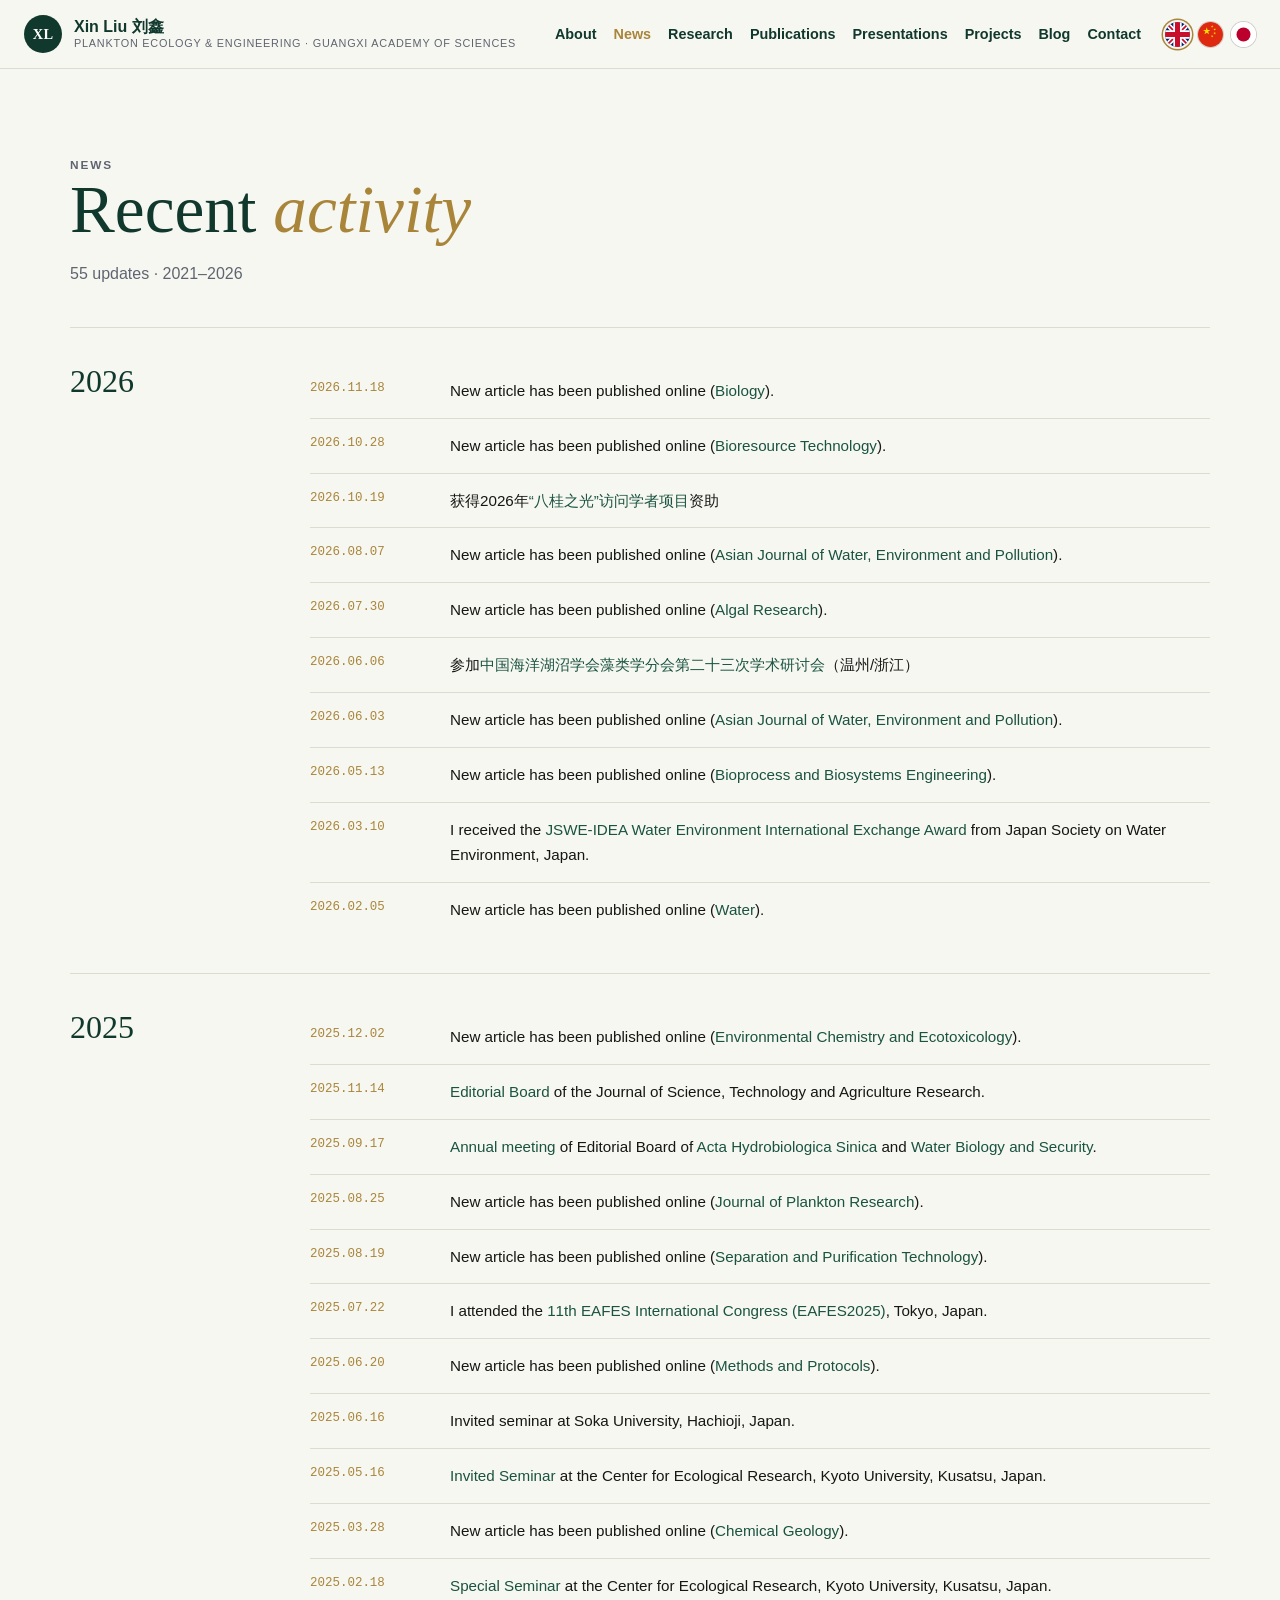
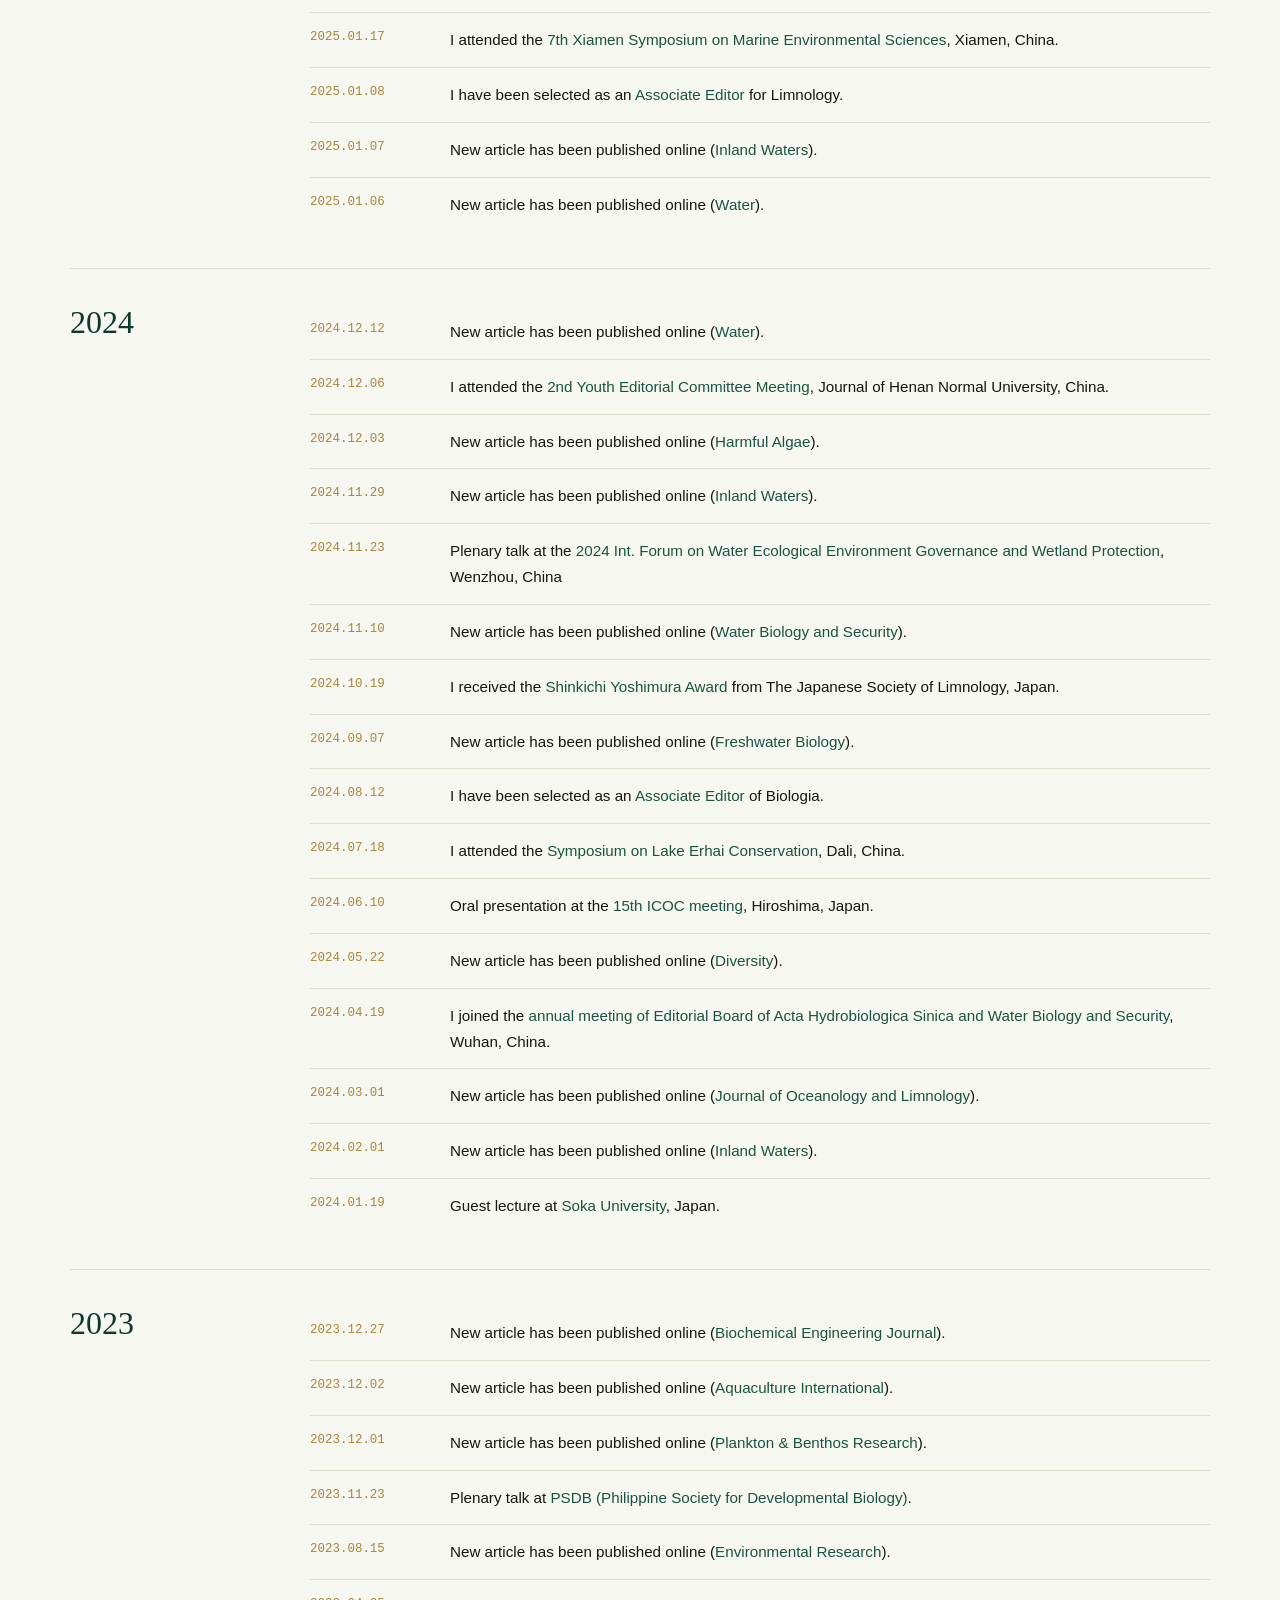
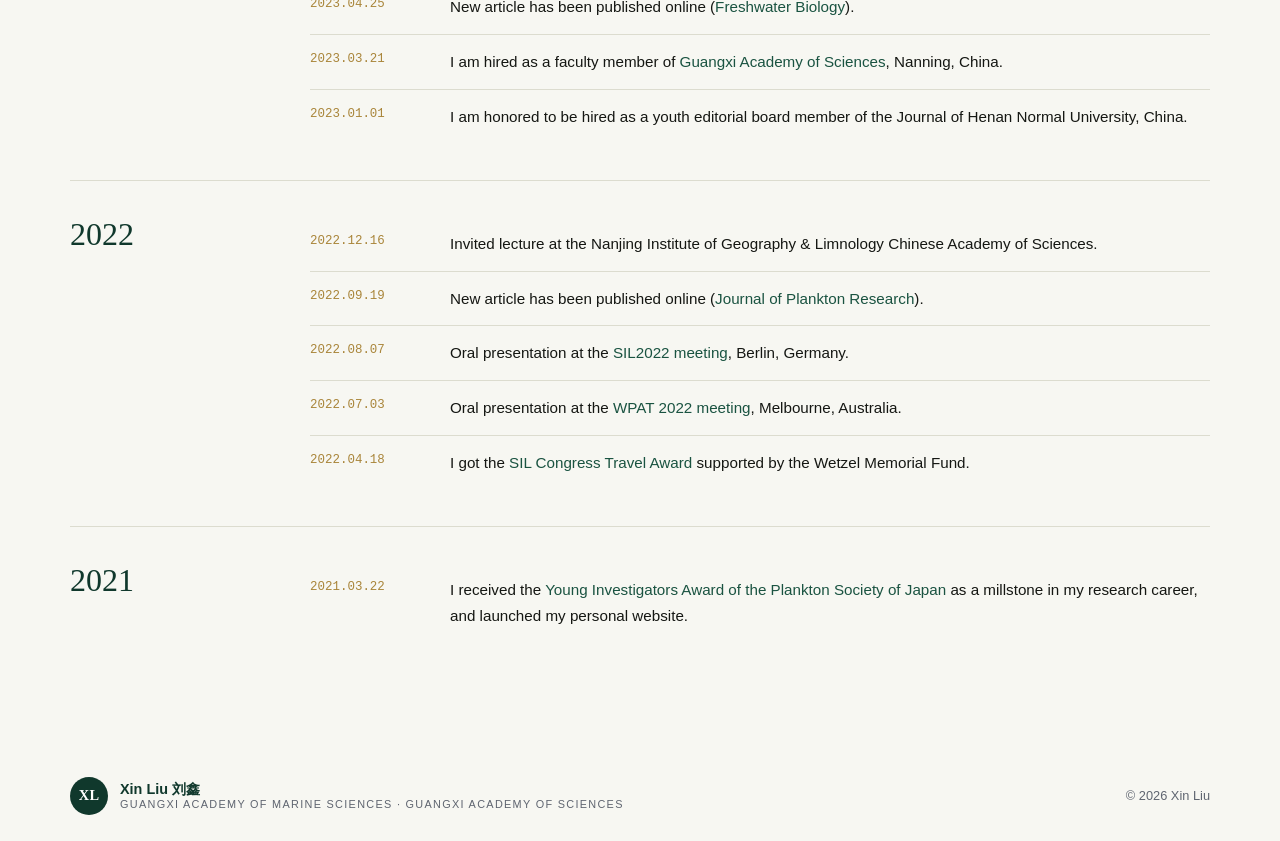
<file: news.html>
<!DOCTYPE html>

<html lang="en">
<head>
<meta charset="utf-8"/>
<meta content="width=device-width, initial-scale=1" name="viewport"/>
<title>News | Xin Liu 刘鑫</title>
<meta content="Xin Liu (刘鑫) — plankton ecology and engineering, Guangxi Academy of Marine Sciences, Guangxi Academy of Sciences." name="description"/>
<link href="assets/favicon.svg" rel="icon" type="image/svg+xml"/>
<link href="assets/style.css?v=i21" rel="stylesheet"/>
</head>
<body data-page="news">
<header class="site-header">
<div class="wrap bar">
<a class="brand" href="index.html">
<span class="mono-badge">XL</span>
<span class="brand-text"><span class="brand-name">Xin Liu 刘鑫</span><span class="brand-sub" data-i18n="brand.sub">Plankton Ecology &amp; Engineering · Guangxi Academy of Sciences</span></span>
</a>
<button aria-controls="site-nav" aria-expanded="false" class="nav-toggle" data-i18n="ui.menu" type="button">Menu</button>
<nav aria-label="Main" class="site-nav" id="site-nav">
<a data-i18n="nav.about" href="index.html#about">About</a>
<a aria-current="page" data-i18n="nav.news" href="news.html">News</a>
<a data-i18n="nav.research" href="index.html#research">Research</a>
<a data-i18n="nav.publications" href="index.html#publications">Publications</a>
<a data-i18n="nav.presentations" href="index.html#talks">Presentations</a>
<a data-i18n="nav.projects" href="index.html#projects">Projects</a>
<a data-i18n="nav.blog" href="blog.html">Blog</a>
<a data-i18n="nav.contact" href="index.html#contact">Contact</a>
</nav><div aria-label="Language" class="lang-switch" role="group"><button aria-label="English" aria-pressed="true" data-lang="en" title="English" type="button"><svg aria-hidden="true" focusable="false" viewbox="0 0 60 60"><rect fill="#012169" height="60" width="60"></rect><path d="M0 0L60 60M60 0L0 60" stroke="#fff" stroke-width="12"></path><path d="M0 0L60 60M60 0L0 60" stroke="#C8102E" stroke-width="4"></path><path d="M30 0V60M0 30H60" stroke="#fff" stroke-width="20"></path><path d="M30 0V60M0 30H60" stroke="#C8102E" stroke-width="12"></path></svg></button><button aria-label="中文" aria-pressed="false" data-lang="zh" title="中文" type="button"><svg aria-hidden="true" focusable="false" viewbox="0 0 30 30"><rect fill="#DE2910" height="30" width="30"></rect><g fill="#FFDE00"><polygon points="10.50,6.40 11.53,9.58 14.87,9.58 12.17,11.54 13.20,14.72 10.50,12.76 7.80,14.72 8.83,11.54 6.13,9.58 9.47,9.58"></polygon><polygon points="15.78,6.53 16.39,5.55 15.64,4.66 16.77,4.93 17.38,3.95 17.47,5.11 18.60,5.38 17.52,5.82 17.61,6.98 16.85,6.09"></polygon><polygon points="18.43,9.33 19.44,8.75 19.20,7.61 20.07,8.39 21.07,7.81 20.60,8.87 21.46,9.65 20.30,9.53 19.83,10.59 19.59,9.45"></polygon><polygon points="18.45,13.09 19.61,13.03 19.91,11.90 20.33,12.99 21.49,12.92 20.59,13.66 21.01,14.74 20.03,14.11 19.13,14.85 19.43,13.72"></polygon><polygon points="15.82,15.91 16.88,16.40 17.67,15.55 17.53,16.70 18.59,17.19 17.45,17.41 17.31,18.57 16.74,17.56 15.60,17.78 16.39,16.93"></polygon></g></svg></button><button aria-label="日本語" aria-pressed="false" data-lang="ja" title="日本語" type="button"><svg aria-hidden="true" focusable="false" viewbox="0 0 30 30"><rect fill="#fff" height="30" width="30"></rect><circle cx="15" cy="15" fill="#BC002D" r="8.4"></circle></svg></button></div>
</div>
</header>
<main>
<section class="page-hero"><div class="wrap">
<p class="eyebrow" data-i18n="newsp.eyebrow">News</p>
<h1 data-i18n="newsp.title">Recent <span class="hl">activity</span></h1>
<p data-i18n="newsp.count">55 updates · 2021–2026</p>
</div></section>
<div class="wrap news-page">
<section class="news-year"><h2>2026</h2><ul class="news"><li><time>2026.11.18</time><span>New article has been published online (<a href="https://www.mdpi.com/2079-7737/15/22/2121" rel="noopener" target="_blank">Biology</a>).</span></li><li><time>2026.10.28</time><span>New article has been published online (<a href="https://www.sciencedirect.com/science/article/abs/pii/S0960852426022327?via%3Dihub" rel="noopener" target="_blank">Bioresource Technology</a>).</span></li><li><time>2026.10.19</time><span>获得2026年<a href="blog.html#20268273694">“八桂之光”访问学者项目</a>资助</span></li><li><time>2026.08.07</time><span>New article has been published online (<a href="https://www.accscience.com/journal/AJWEP/articles/online_first/8419" rel="noopener" target="_blank">Asian Journal of Water, Environment and Pollution</a>).</span></li><li><time>2026.07.30</time><span>New article has been published online (<a href="https://www.sciencedirect.com/science/article/abs/pii/S2211926426003437?via%3Dihub" rel="noopener" target="_blank">Algal Research</a>).</span></li><li><time>2026.06.06</time><span>参加<a href="blog.html#2026">中国海洋湖沼学会藻类学分会第二十三次学术研讨会</a>（温州/浙江）</span></li><li><time>2026.06.03</time><span>New article has been published online (<a href="https://accscience.com/journal/AJWEP/articles/online_first/7927" rel="noopener" target="_blank">Asian Journal of Water, Environment and Pollution</a>).</span></li><li><time>2026.05.13</time><span>New article has been published online (<a href="https://link.springer.com/article/10.1007/s00449-026-03350-6?utm_source=rct_congratemailt&amp;utm_medium=email&amp;utm_campaign=nonoa_20260512&amp;utm_content=10.1007%2Fs00449-026-03350-6" rel="noopener" target="_blank">Bioprocess and Biosystems Engineering</a>).</span></li><li><time>2026.03.10</time><span>I received the <a href="https://www.jswe.or.jp/awards/idea/index.html" rel="noopener" target="_blank">JSWE-IDEA Water Environment International Exchange Award</a> from Japan Society on Water Environment, Japan.</span></li><li><time>2026.02.05</time><span>New article has been published online (<a href="https://www.mdpi.com/2073-4441/18/3/411" rel="noopener" target="_blank">Water</a>).</span></li></ul></section>
<section class="news-year"><h2>2025</h2><ul class="news"><li><time>2025.12.02</time><span>New article has been published online (<a href="https://www.sciencedirect.com/science/article/pii/S2590182625002425?via%3Dihub" rel="noopener" target="_blank">Environmental Chemistry and Ecotoxicology</a>).</span></li><li><time>2025.11.14</time><span><a href="blog.html#editorial-board-of-the-journal-of-science-technology-and-agriculture-research-jstar">Editorial Board</a> of the Journal of Science, Technology and Agriculture Research.</span></li><li><time>2025.09.17</time><span><a href="blog.html#annual-meeting-of-editorial-board-of-acta-hydrobiologica-sinica-and-water-biology-and-security">Annual meeting </a>of Editorial Board of <a href="http://ssswxb.ihb.ac.cn" rel="noopener" target="_blank">Acta Hydrobiologica Sinica</a> and <a href="https://www.sciencedirect.com/journal/water-biology-and-security" rel="noopener" target="_blank">Water Biology and Security</a>.</span></li><li><time>2025.08.25</time><span>New article has been published online (<a href="https://academic.oup.com/plankt/article-abstract/47/5/fbaf040/8238745" rel="noopener" target="_blank">Journal of Plankton Research</a>).</span></li><li><time>2025.08.19</time><span>New article has been published online (<a href="https://www.sciencedirect.com/science/article/pii/S138358662503388X?via%3Dihub#m0005" rel="noopener" target="_blank">Separation and Purification Technology</a>).</span></li><li><time>2025.07.22</time><span>I attended the <a href="blog.html#the-11th-eafes-international-congress-eafes2025">11th EAFES International Congress (EAFES2025)</a>, Tokyo, Japan.</span></li><li><time>2025.06.20</time><span>New article has been published online (<a href="https://www.mdpi.com/2409-9279/8/4/67" rel="noopener" target="_blank">Methods and Protocols</a>).</span></li><li><time>2025.06.16</time><span>Invited seminar at Soka University, Hachioji, Japan.</span></li><li><time>2025.05.16</time><span><a href="https://www.ecology.kyoto-u.ac.jp/seminar.html#ct106" rel="noopener" target="_blank">Invited Seminar</a> at the Center for Ecological Research, Kyoto University, Kusatsu, Japan.</span></li><li><time>2025.03.28</time><span>New article has been published online (<a href="https://www.sciencedirect.com/science/article/pii/S0009254125001445?via%3Dihub" rel="noopener" target="_blank">Chemical Geology</a>).</span></li><li><time>2025.02.18</time><span><a href="https://www.ecology.kyoto-u.ac.jp/seminar.html" rel="noopener" target="_blank">Special Seminar</a> at the Center for Ecological Research, Kyoto University, Kusatsu, Japan.</span></li><li><time>2025.01.17</time><span>I attended the <a href="blog.html#xmas-xiamen-university-2025">7th Xiamen Symposium on Marine Environmental Sciences</a>, Xiamen, China.</span></li><li><time>2025.01.08</time><span>I have been selected as an <a href="https://link.springer.com/journal/10201/editorial-board" rel="noopener" target="_blank">Associate Editor</a> for Limnology.</span></li><li><time>2025.01.07</time><span>New article has been published online (<a href="https://www.tandfonline.com/doi/full/10.1080/20442041.2025.2449763" rel="noopener" target="_blank">Inland Waters</a>).</span></li><li><time>2025.01.06</time><span>New article has been published online (<a href="https://www.mdpi.com/2073-4441/17/1/131" rel="noopener" target="_blank">Water</a>).</span></li></ul></section>
<section class="news-year"><h2>2024</h2><ul class="news"><li><time>2024.12.12</time><span>New article has been published online (<a href="https://www.mdpi.com/2073-4441/16/24/3569" rel="noopener" target="_blank">Water</a>).</span></li><li><time>2024.12.06</time><span>I attended the <a href="blog.html#journal-of-henan-normal-university-natural-sciences-edition-second-youth-editorial-committee-meeting">2nd Youth Editorial Committee Meeting</a>, Journal of Henan Normal University, China.</span></li><li><time>2024.12.03</time><span>New article has been published online (<a href="https://www.sciencedirect.com/science/article/abs/pii/S1568988324002130" rel="noopener" target="_blank">Harmful Algae</a>).</span></li><li><time>2024.11.29</time><span>New article has been published online (<a href="https://www.tandfonline.com/doi/full/10.1080/20442041.2024.2418679" rel="noopener" target="_blank">Inland Waters</a>).</span></li><li><time>2024.11.23</time><span>Plenary talk at the <a href="blog.html#2024-international-forum-on-water-ecological-environment-governance-and-wetland-protection">2024 Int. Forum on Water Ecological Environment Governance and Wetland Protection</a>, Wenzhou, China</span></li><li><time>2024.11.10</time><span>New article has been published online (<a href="https://www.sciencedirect.com/science/article/pii/S277273512400091X#bib28" rel="noopener" target="_blank">Water Biology and Security</a>).</span></li><li><time>2024.10.19</time><span>I received the <a href="https://www.jslim.jp/?page_id=438" rel="noopener" target="_blank">Shinkichi Yoshimura Award</a> from The Japanese Society of Limnology, Japan.</span></li><li><time>2024.09.07</time><span>New article has been published online (<a href="https://onlinelibrary.wiley.com/doi/10.1111/fwb.14326" rel="noopener" target="_blank">Freshwater Biology</a>).</span></li><li><time>2024.08.12</time><span>I have been selected as an <a href="https://link.springer.com/journal/11756" rel="noopener" target="_blank">Associate Editor</a> of Biologia.</span></li><li><time>2024.07.18</time><span>I attended the <a href="blog.html#symposium-on-lake-erhai-conservation">Symposium on Lake Erhai Conservation</a>, Dali, China.</span></li><li><time>2024.06.10</time><span>Oral presentation at the <a href="blog.html#15th-icoc-conference-in-hiroshima-japan">15th ICOC meeting</a>, Hiroshima, Japan.</span></li><li><time>2024.05.22</time><span>New article has been published online (<a href="https://www.mdpi.com/1424-2818/16/6/309" rel="noopener" target="_blank">Diversity</a>).</span></li><li><time>2024.04.19</time><span>I joined the <a href="blog.html#the-2nd-symposium-of-aquatic-organisms">annual meeting of Editorial Board of Acta Hydrobiologica Sinica and Water Biology and Security</a>, Wuhan, China.</span></li><li><time>2024.03.01</time><span>New article has been published online (<a href="https://link.springer.com/article/10.1007/s00343-023-2378-0" rel="noopener" target="_blank">Journal of Oceanology and Limnology</a>).</span></li><li><time>2024.02.01</time><span>New article has been published online (<a href="https://www.tandfonline.com/doi/full/10.1080/20442041.2024.2313388" rel="noopener" target="_blank">Inland Waters</a>).</span></li><li><time>2024.01.19</time><span>Guest lecture at <a href="blog.html#guest-lecture-at-soka-university-japan">Soka University</a>, Japan.</span></li></ul></section>
<section class="news-year"><h2>2023</h2><ul class="news"><li><time>2023.12.27</time><span>New article has been published online (<a href="https://www.sciencedirect.com/science/article/abs/pii/S1369703X23004011" rel="noopener" target="_blank">Biochemical Engineering Journal</a>).</span></li><li><time>2023.12.02</time><span>New article has been published online (<a href="https://link.springer.com/article/10.1007/s10499-023-01336-9" rel="noopener" target="_blank">Aquaculture International</a>).</span></li><li><time>2023.12.01</time><span>New article has been published online (<a href="https://www.jstage.jst.go.jp/article/pbr/18/4/18_P180401/_article/-char/ja/" rel="noopener" target="_blank">Plankton &amp; Benthos Research</a>).</span></li><li><time>2023.11.23</time><span>Plenary talk at <a href="blog.html#psdb-philippine-society-for-developmental-biology-plenary-talk">PSDB (Philippine Society for Developmental Biology)</a>.</span></li><li><time>2023.08.15</time><span>New article has been published online (<a href="https://www.sciencedirect.com/science/article/abs/pii/S0013935123007843" rel="noopener" target="_blank">Environmental Research</a>).</span></li><li><time>2023.04.25</time><span>New article has been published online (<a href="https://onlinelibrary.wiley.com/doi/abs/10.1111/fwb.14096" rel="noopener" target="_blank">Freshwater Biology</a>).</span></li><li><time>2023.03.21</time><span>I am hired as a faculty member of <a href="blog.html#welcome-to-nanning">Guangxi Academy of Sciences</a>, Nanning, China.</span></li><li><time>2023.01.01</time><span>I am honored to be hired as a youth editorial board member of the Journal of Henan Normal University, China.</span></li></ul></section>
<section class="news-year"><h2>2022</h2><ul class="news"><li><time>2022.12.16</time><span>Invited lecture at the Nanjing Institute of Geography &amp; Limnology Chinese Academy of Sciences.</span></li><li><time>2022.09.19</time><span>New article has been published online (<a href="https://academic.oup.com/plankt/article/44/6/961/6702818?login=false" rel="noopener" target="_blank">Journal of Plankton Research</a>).</span></li><li><time>2022.08.07</time><span>Oral presentation at the <a href="blog.html#sil2022-berlin">SIL2022 meeting</a>, Berlin, Germany.</span></li><li><time>2022.07.03</time><span>Oral presentation at the <a href="blog.html#wpat-2022-melbourne-australia5758190">WPAT 2022 meeting</a>, Melbourne, Australia.</span></li><li><time>2022.04.18</time><span>I got the <a href="https://limnology.org/funding/wetzel-sil-congress-travel-award/past-winners-wetzel-sil-congress-travel-award/" rel="noopener" target="_blank">SIL Congress Travel Award</a> supported by the Wetzel Memorial Fund.</span></li></ul></section>
<section class="news-year"><h2>2021</h2><ul class="news"><li><time>2021.03.22</time><span>I received the <a href="https://www.plankton.jp/sub11.html" rel="noopener" target="_blank">Young Investigators Award of the Plankton Society of Japan</a> as a millstone in my research career, and launched my personal website.</span></li></ul></section>
</div>
</main>
<footer class="site-footer">
<div class="wrap">
<a class="brand" href="index.html"><span class="mono-badge">XL</span><span class="brand-text"><span class="brand-name">Xin Liu 刘鑫</span><span class="brand-sub" data-i18n="footer.sub">Guangxi Academy of Marine Sciences · Guangxi Academy of Sciences</span></span></a>
<p>© 2026 Xin Liu</p>
</div>
</footer>
<script src="assets/i18n.js?v=i22"></script>
<script src="assets/main.js?v=i4"></script>
</body>
</html>
</file>
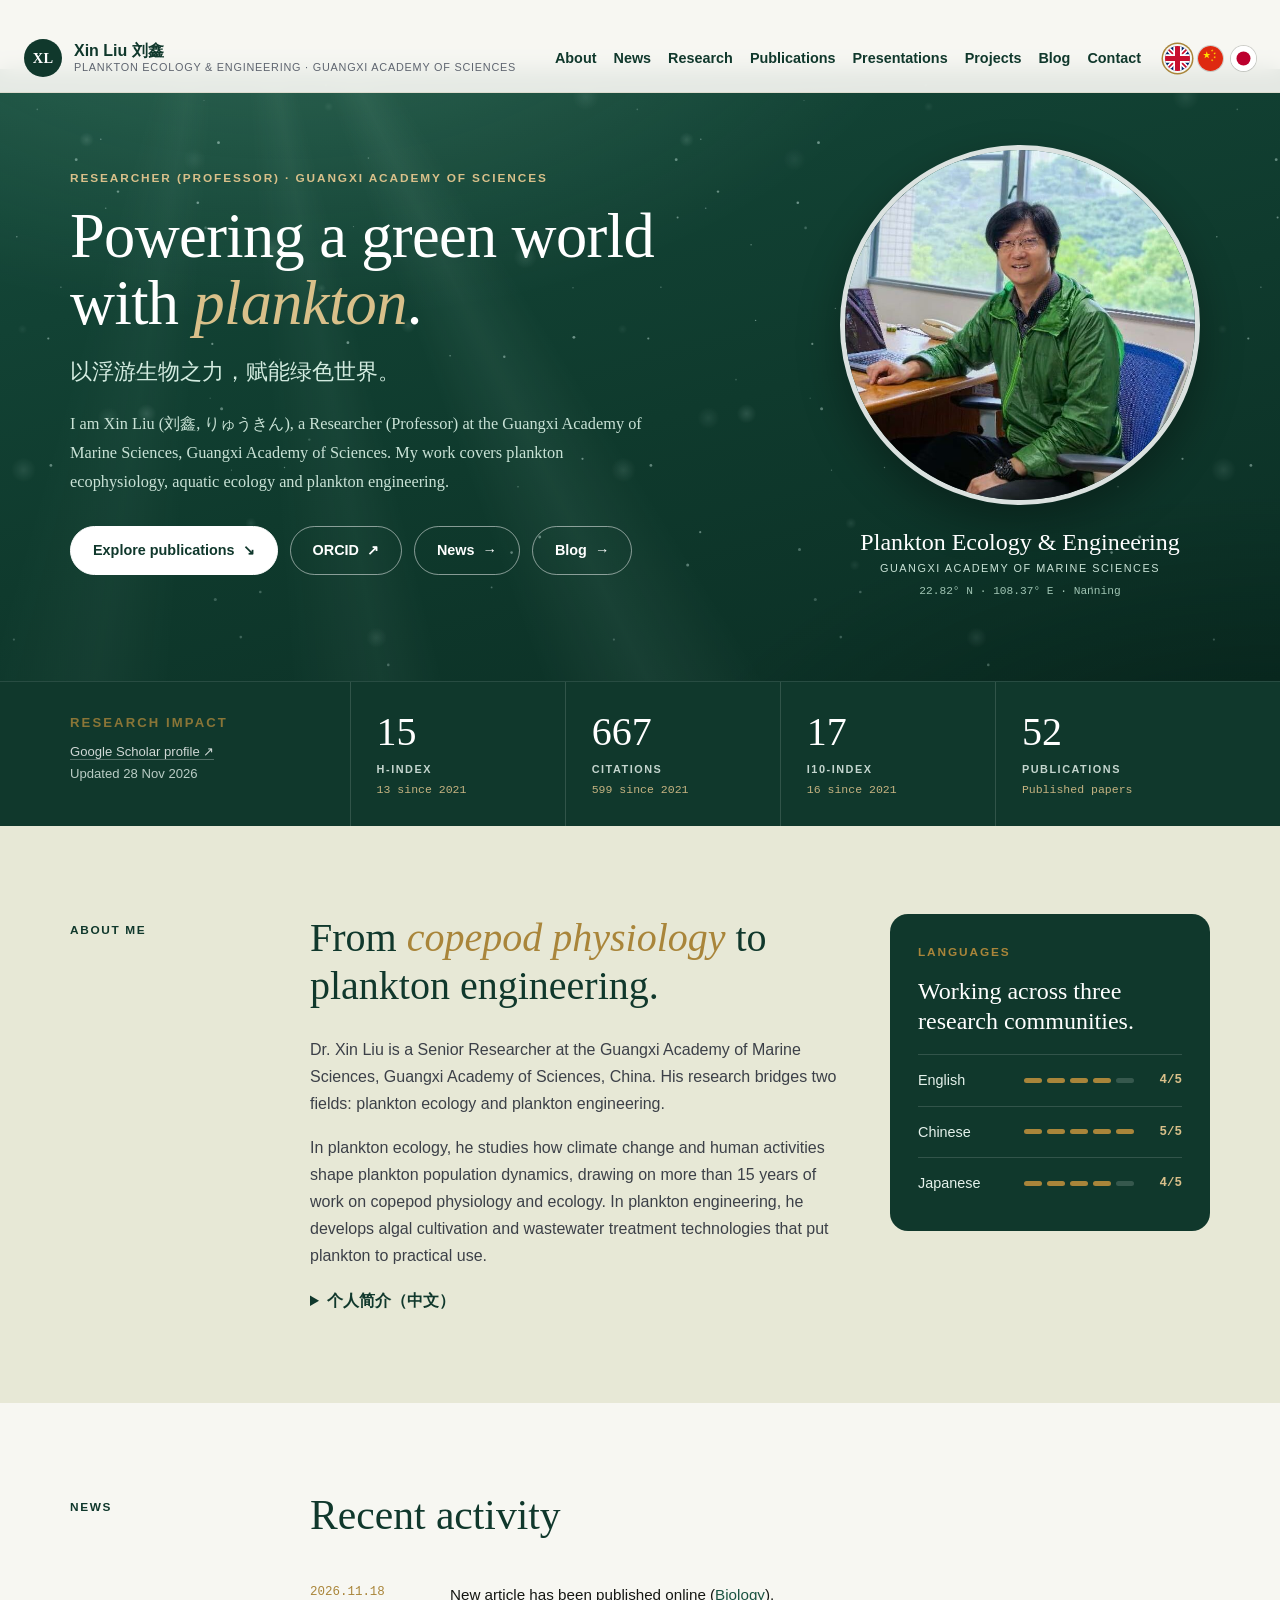
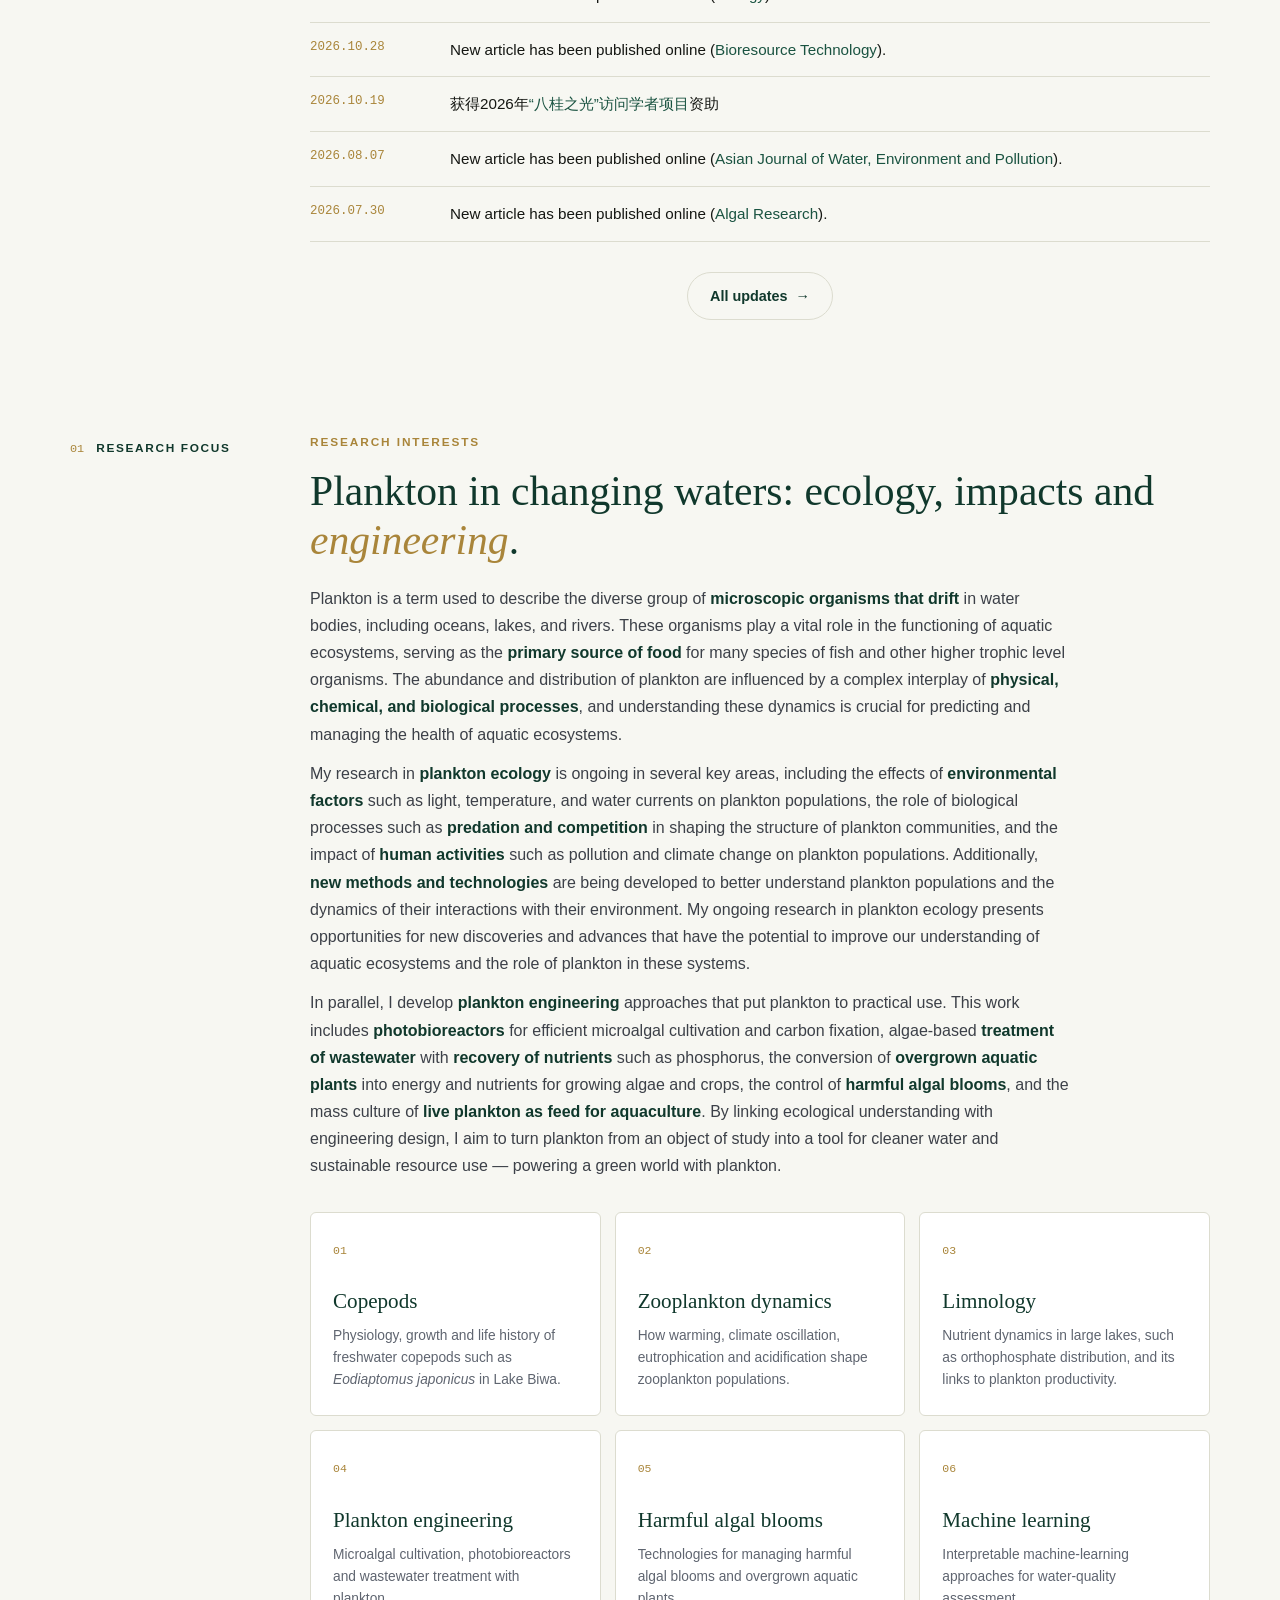
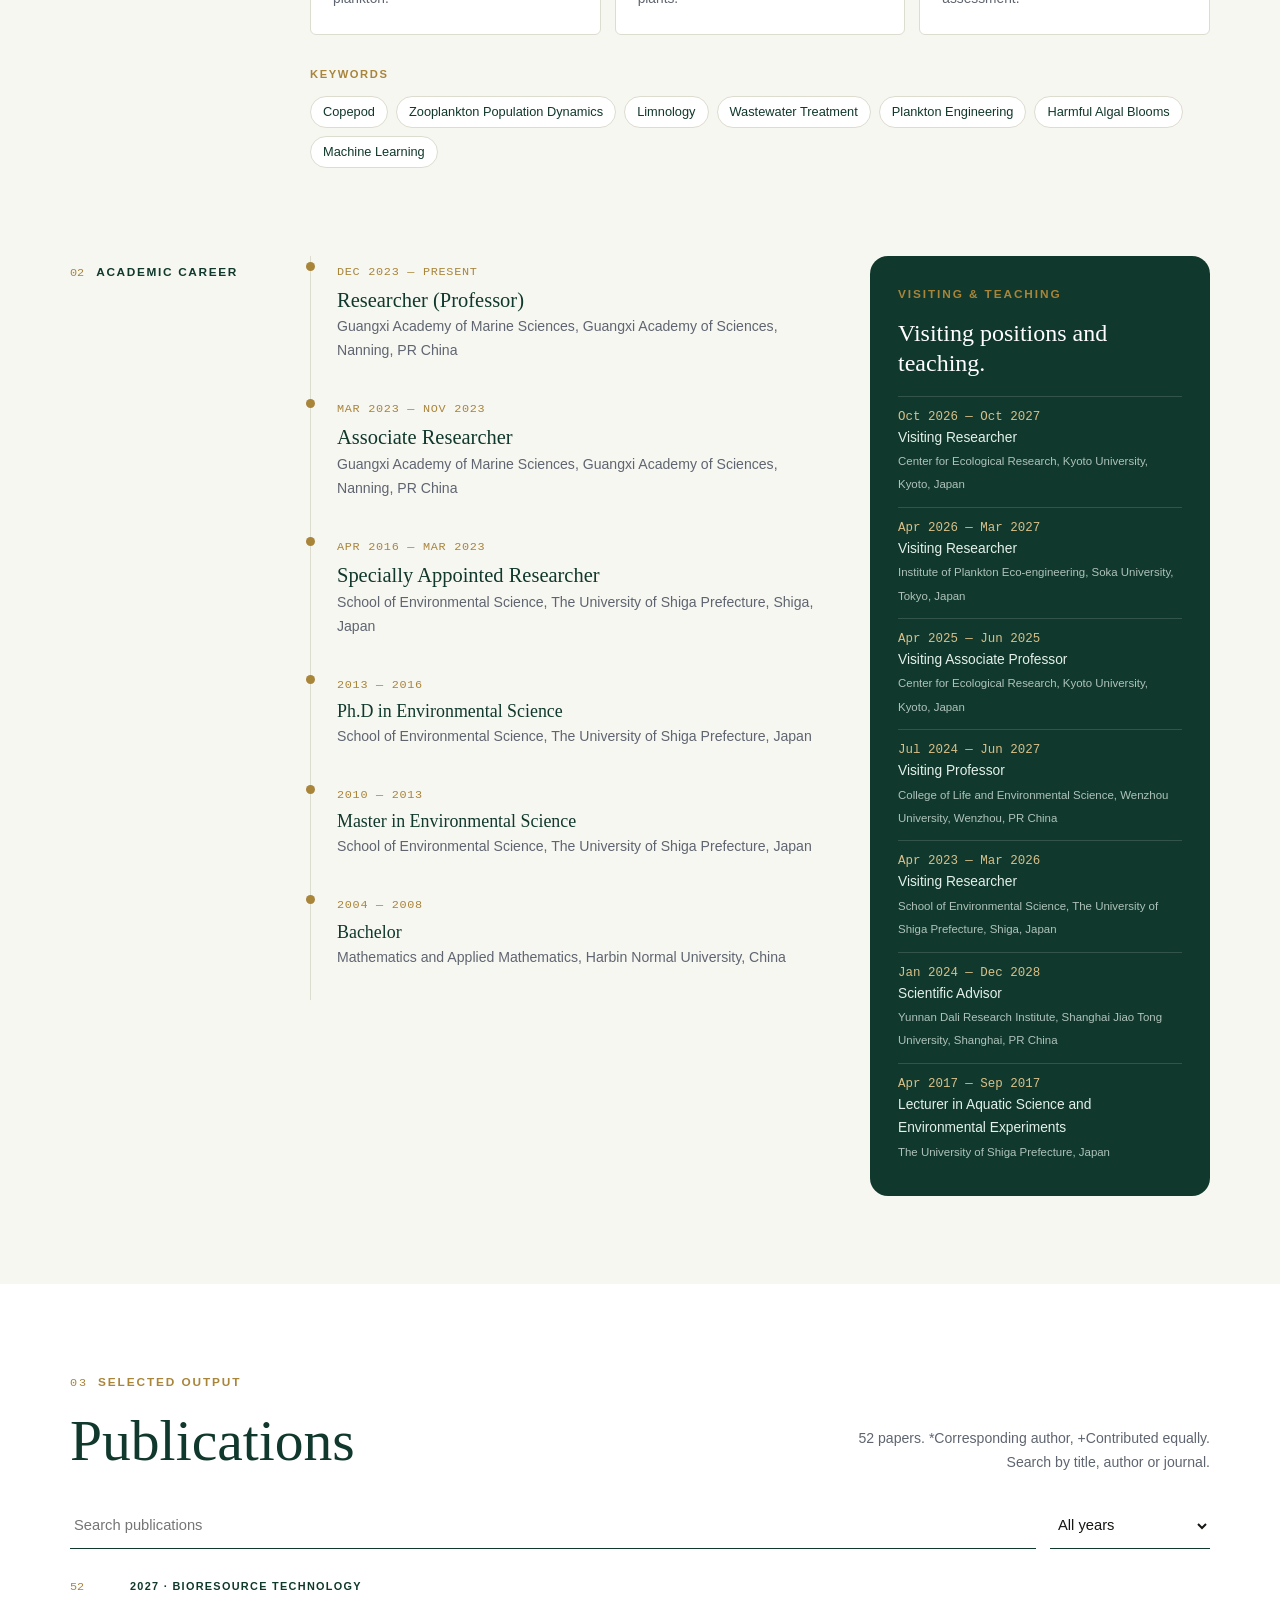
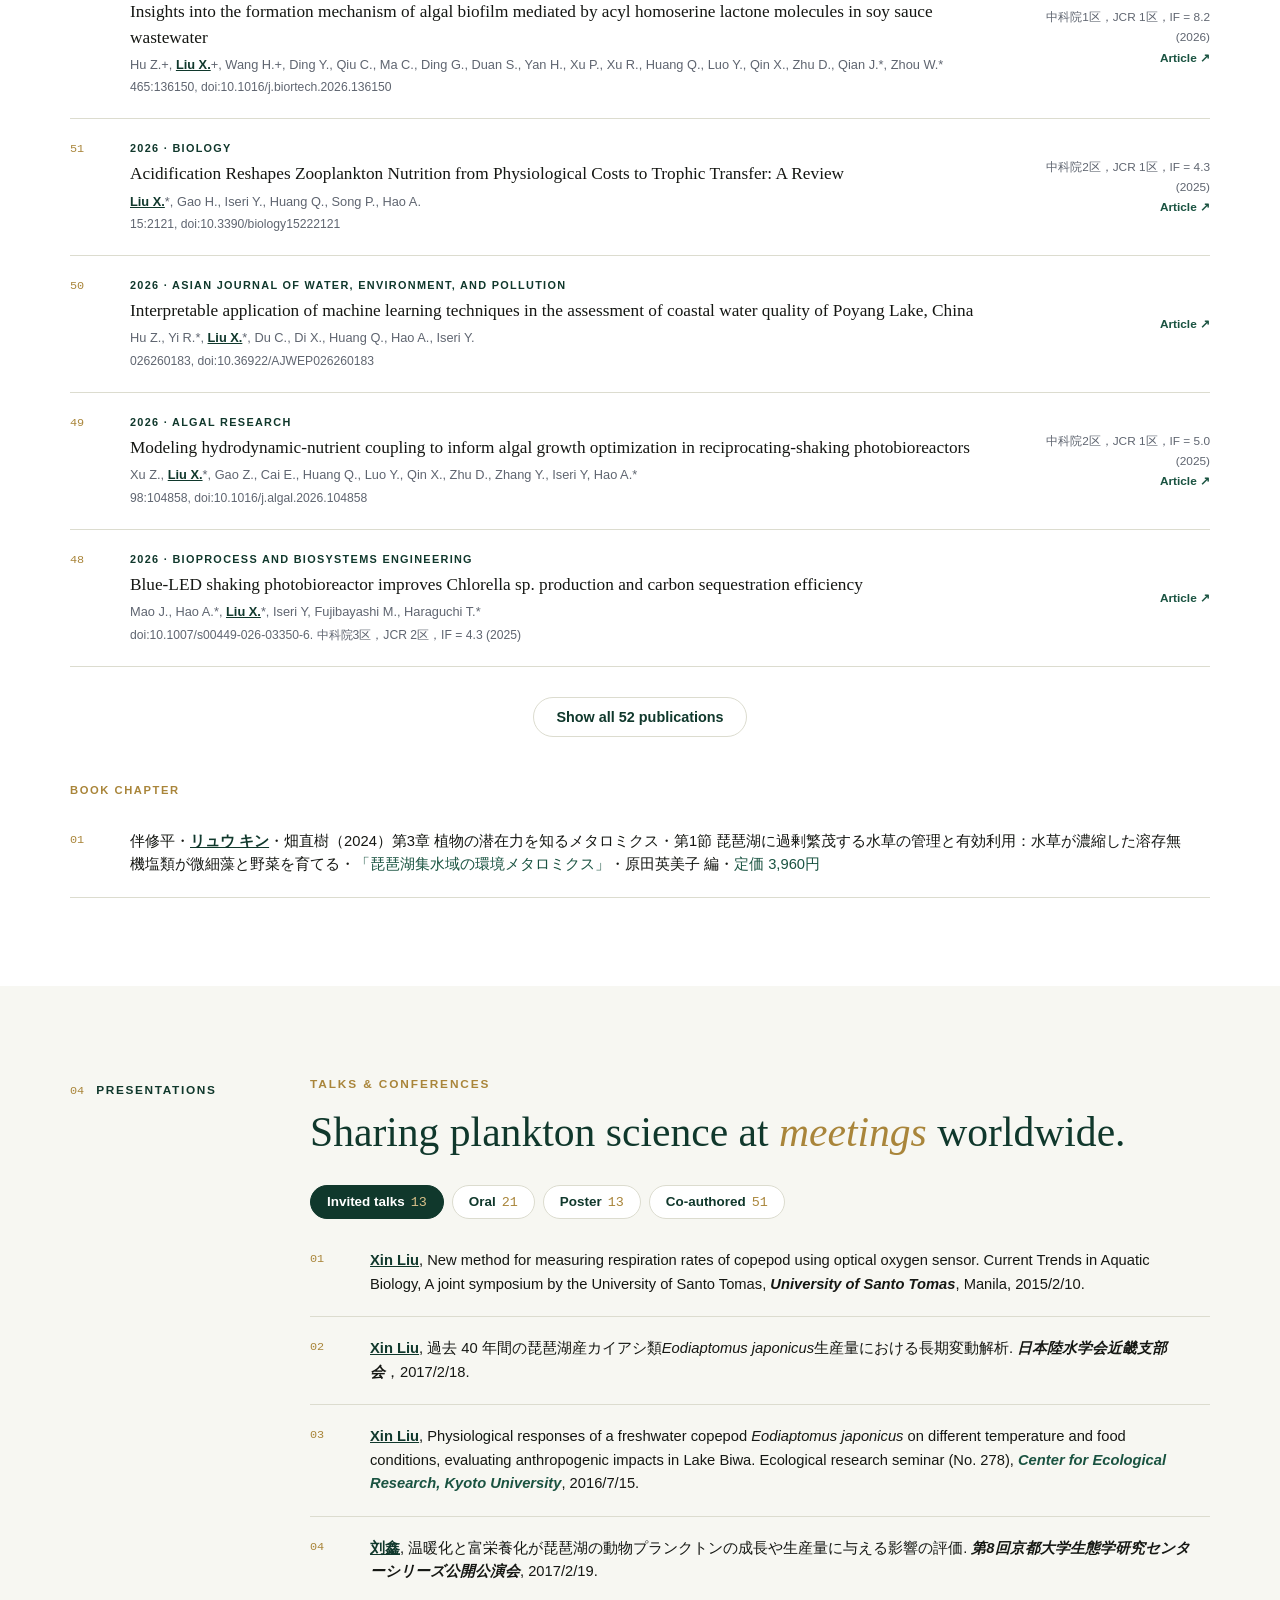
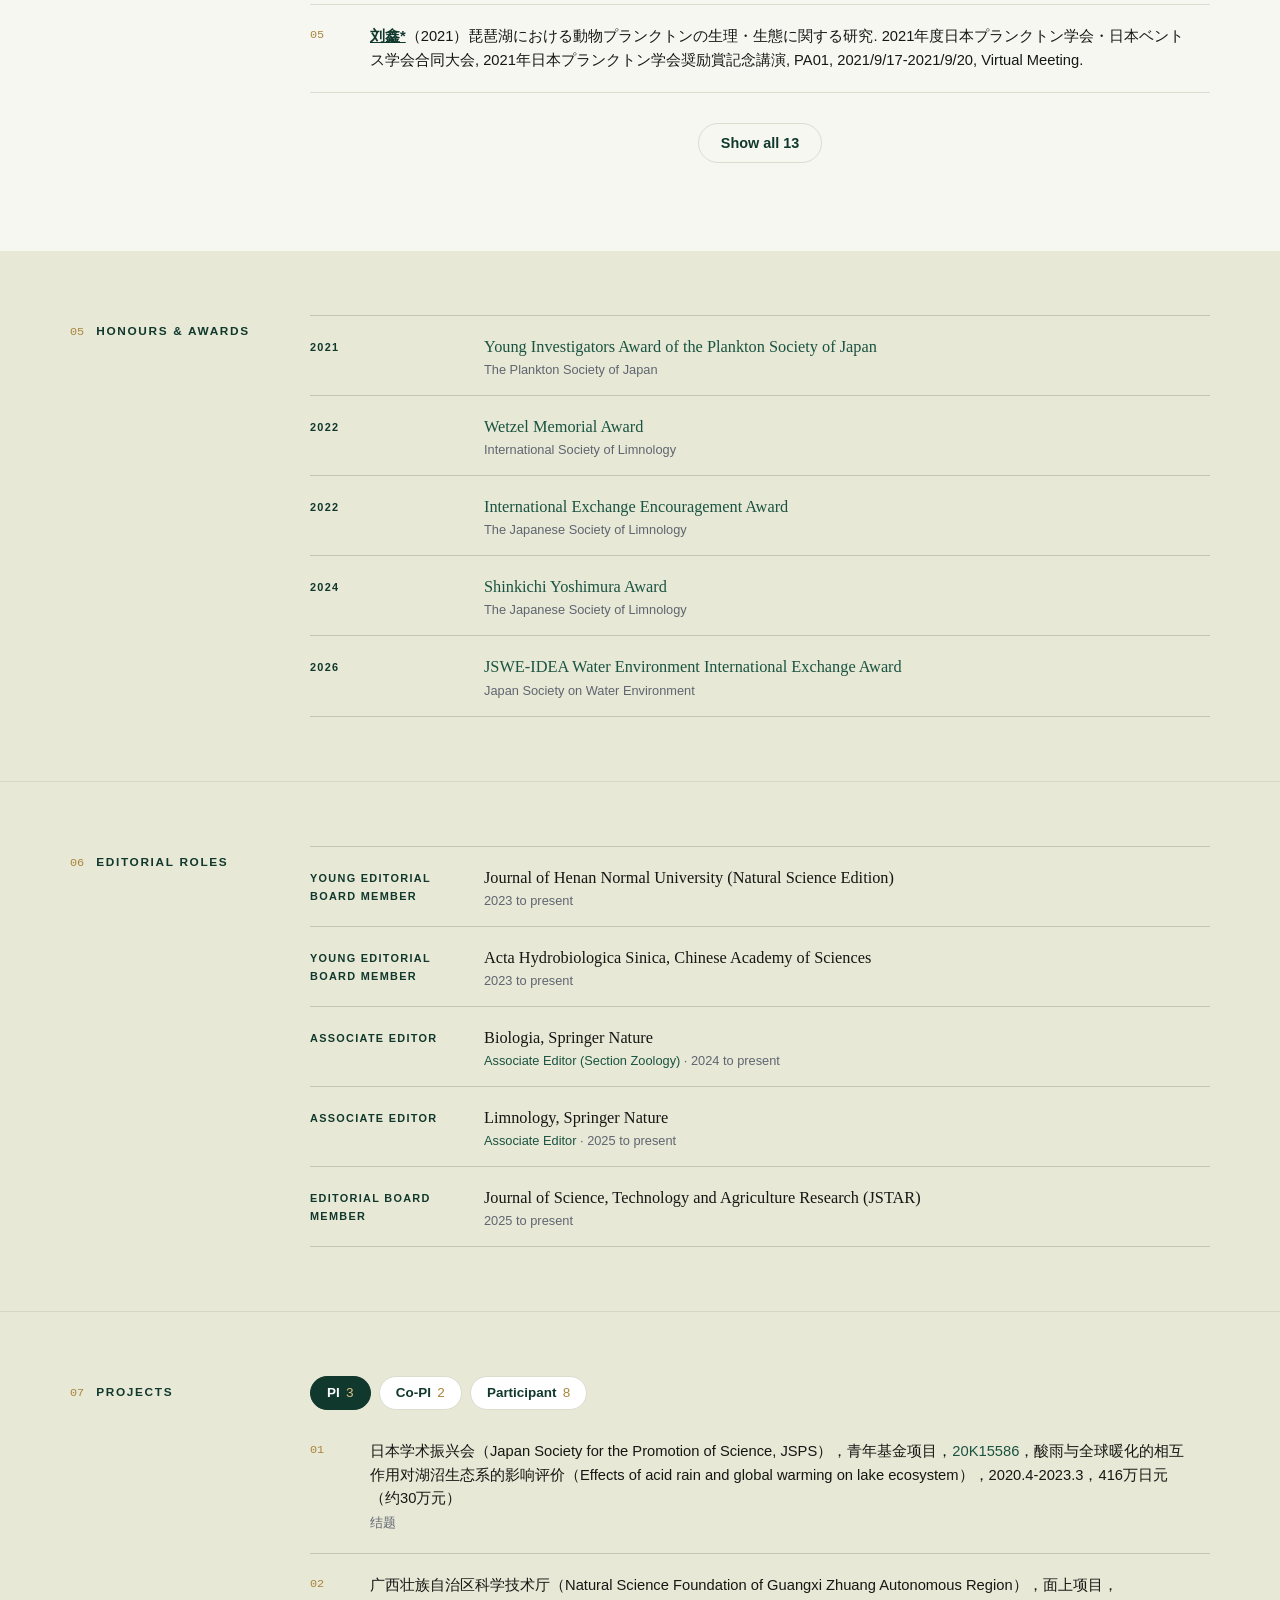
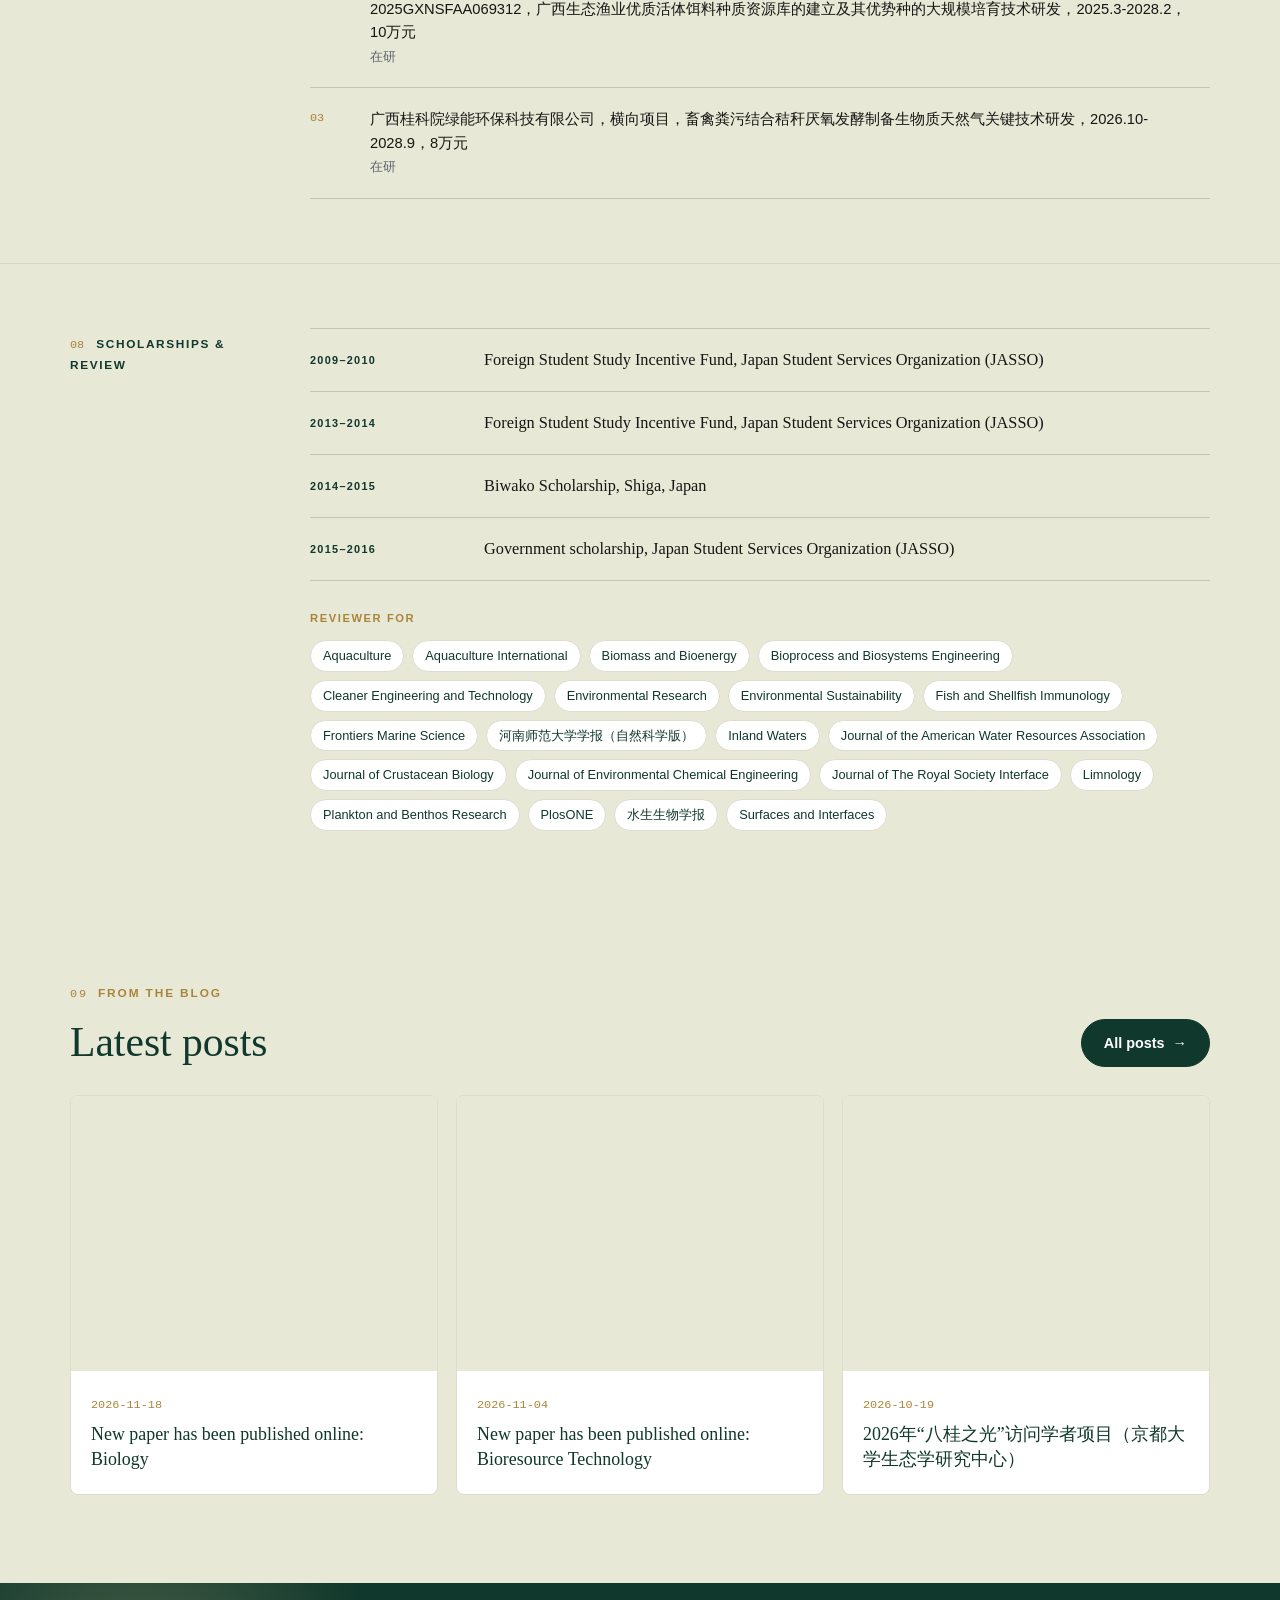
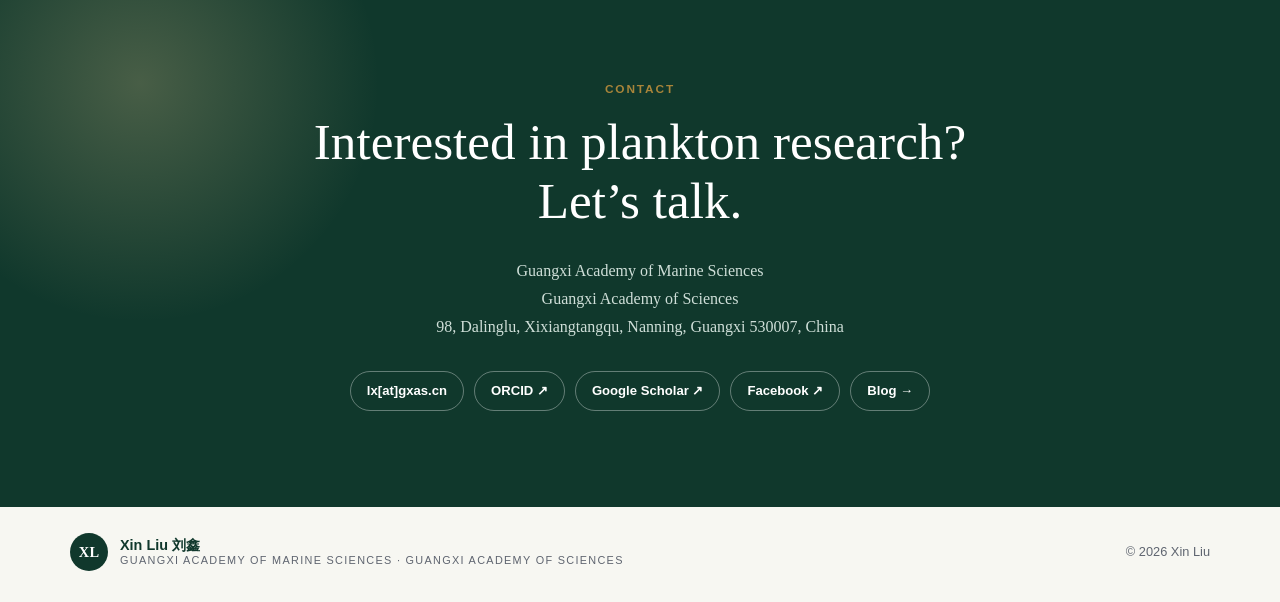
<file: presentations.html>
<!doctype html>
<html lang="en">
<head>
  <meta charset="utf-8">
  <title>Xin Liu 刘鑫</title>
  <meta http-equiv="refresh" content="0; url=index.html#talks">
  <link rel="canonical" href="index.html#talks">
</head>
<body><p>This page has moved: <a href="index.html#talks">index.html#talks</a></p></body>
</html>
</file>
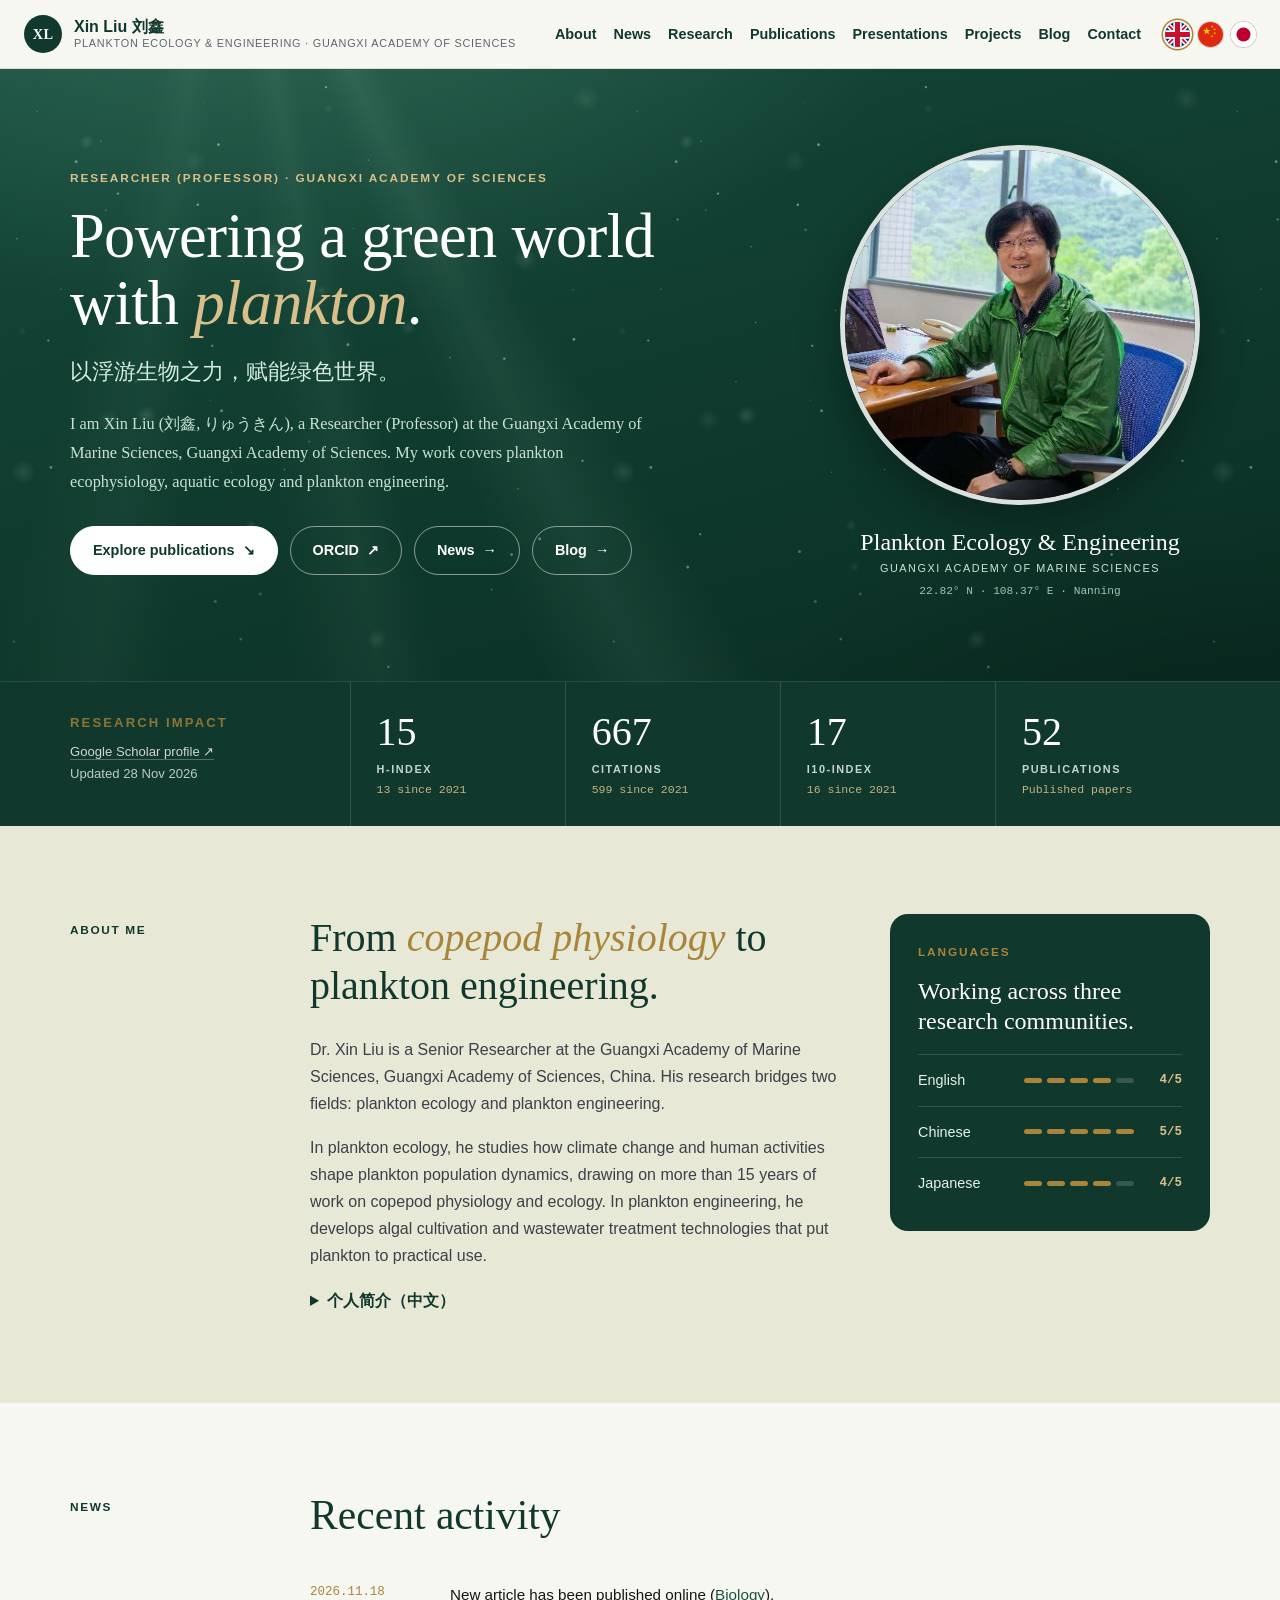
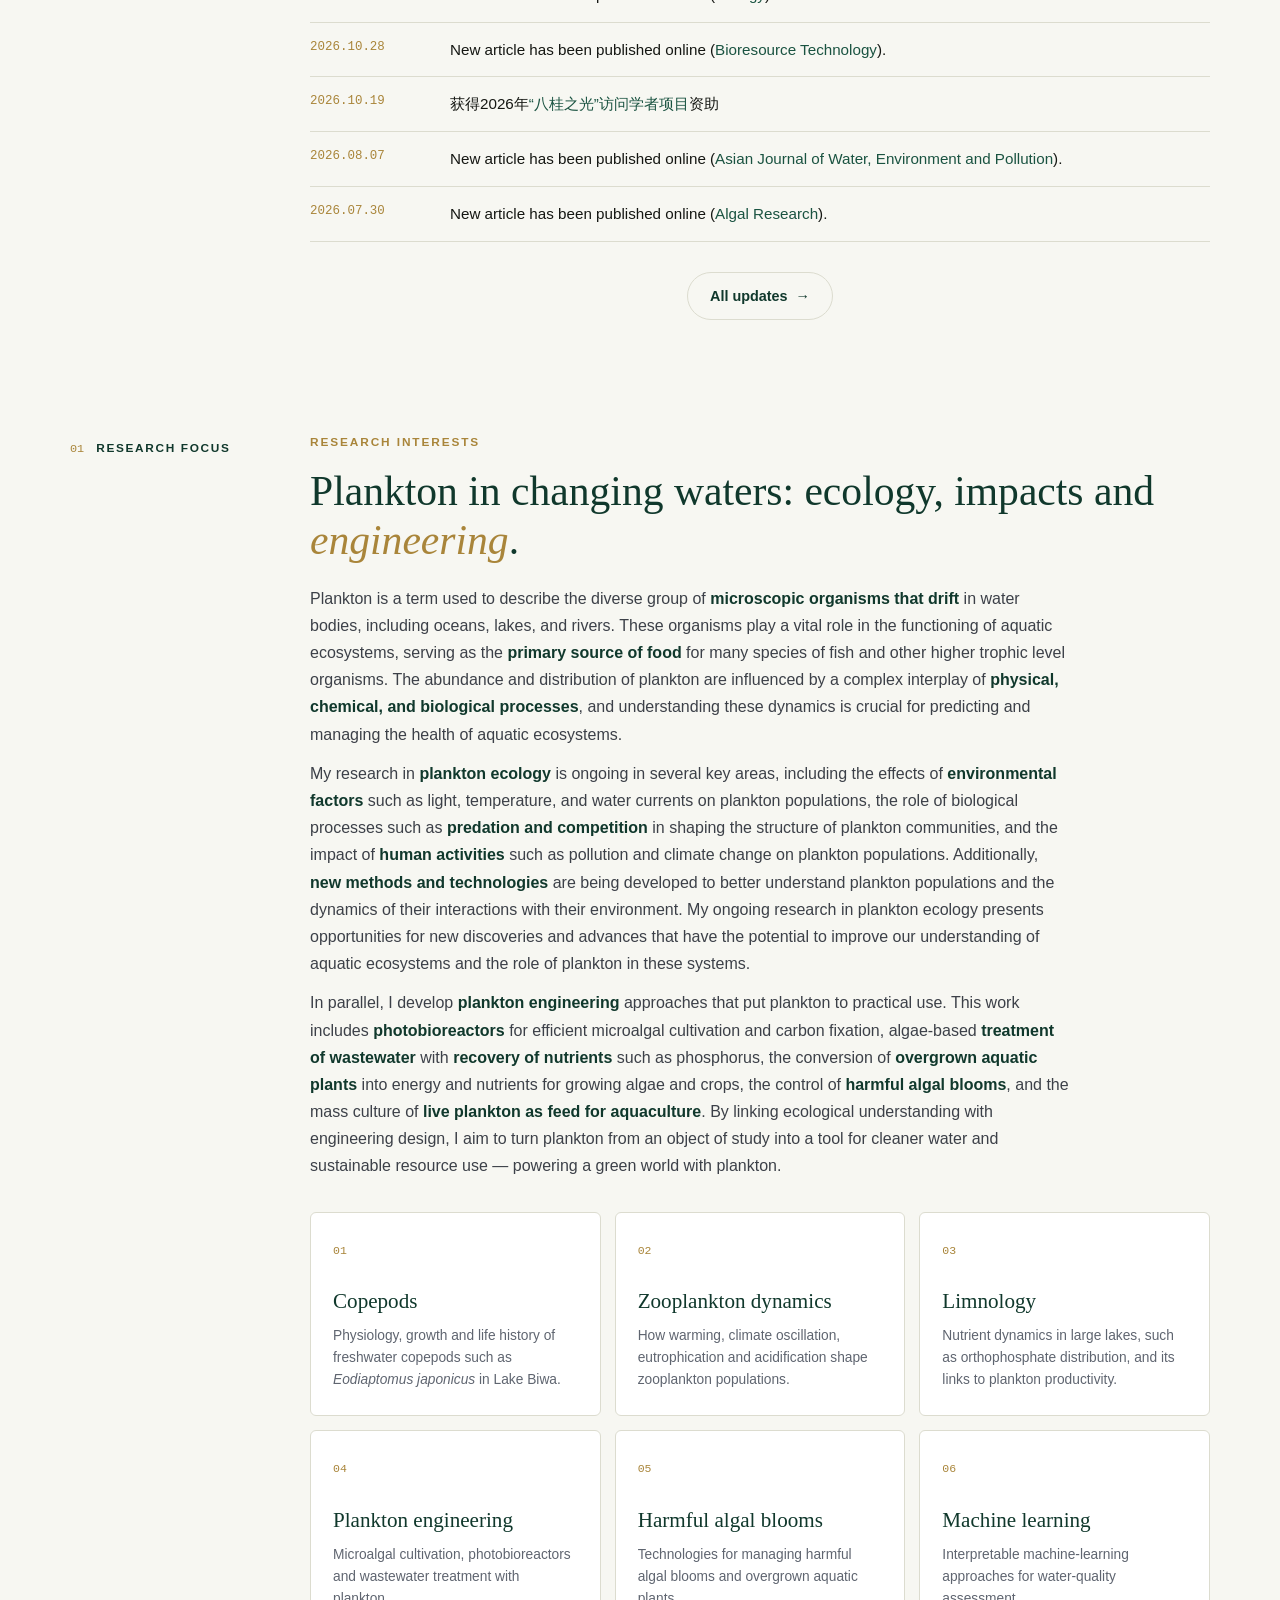
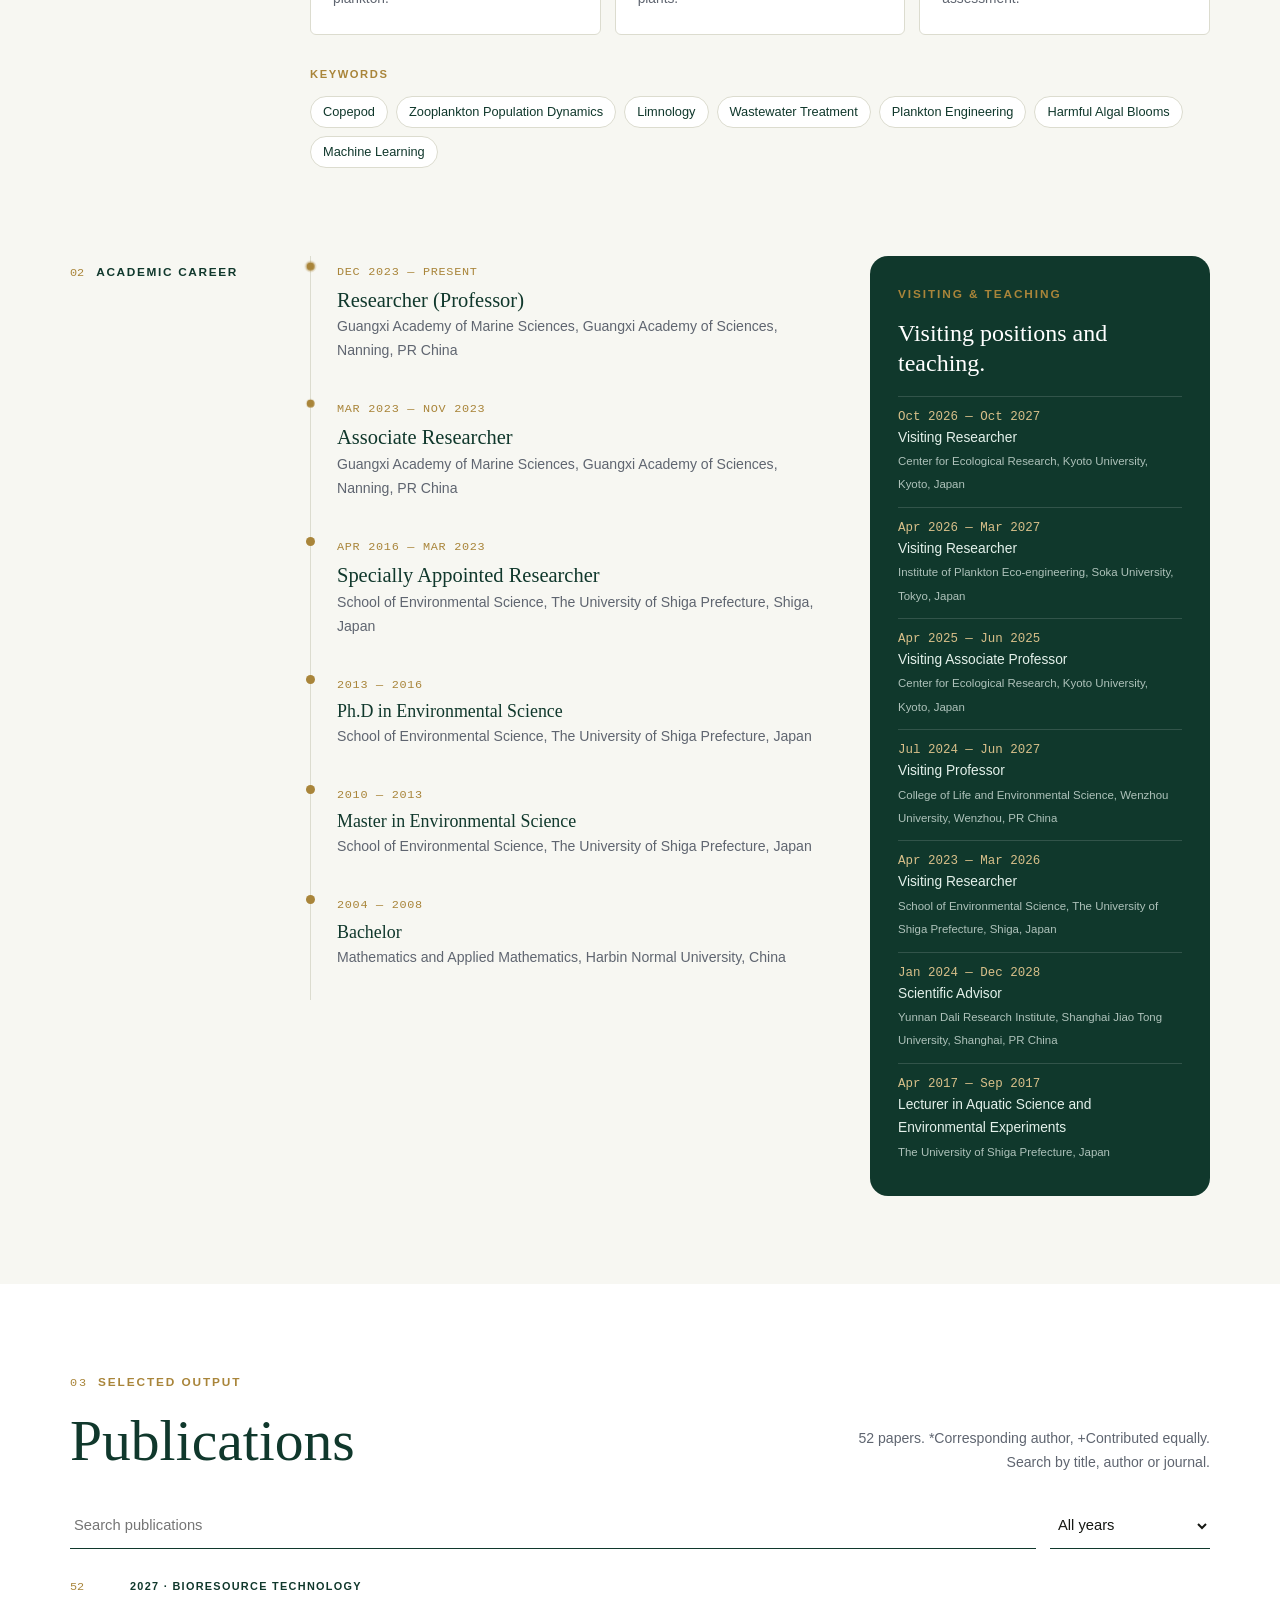
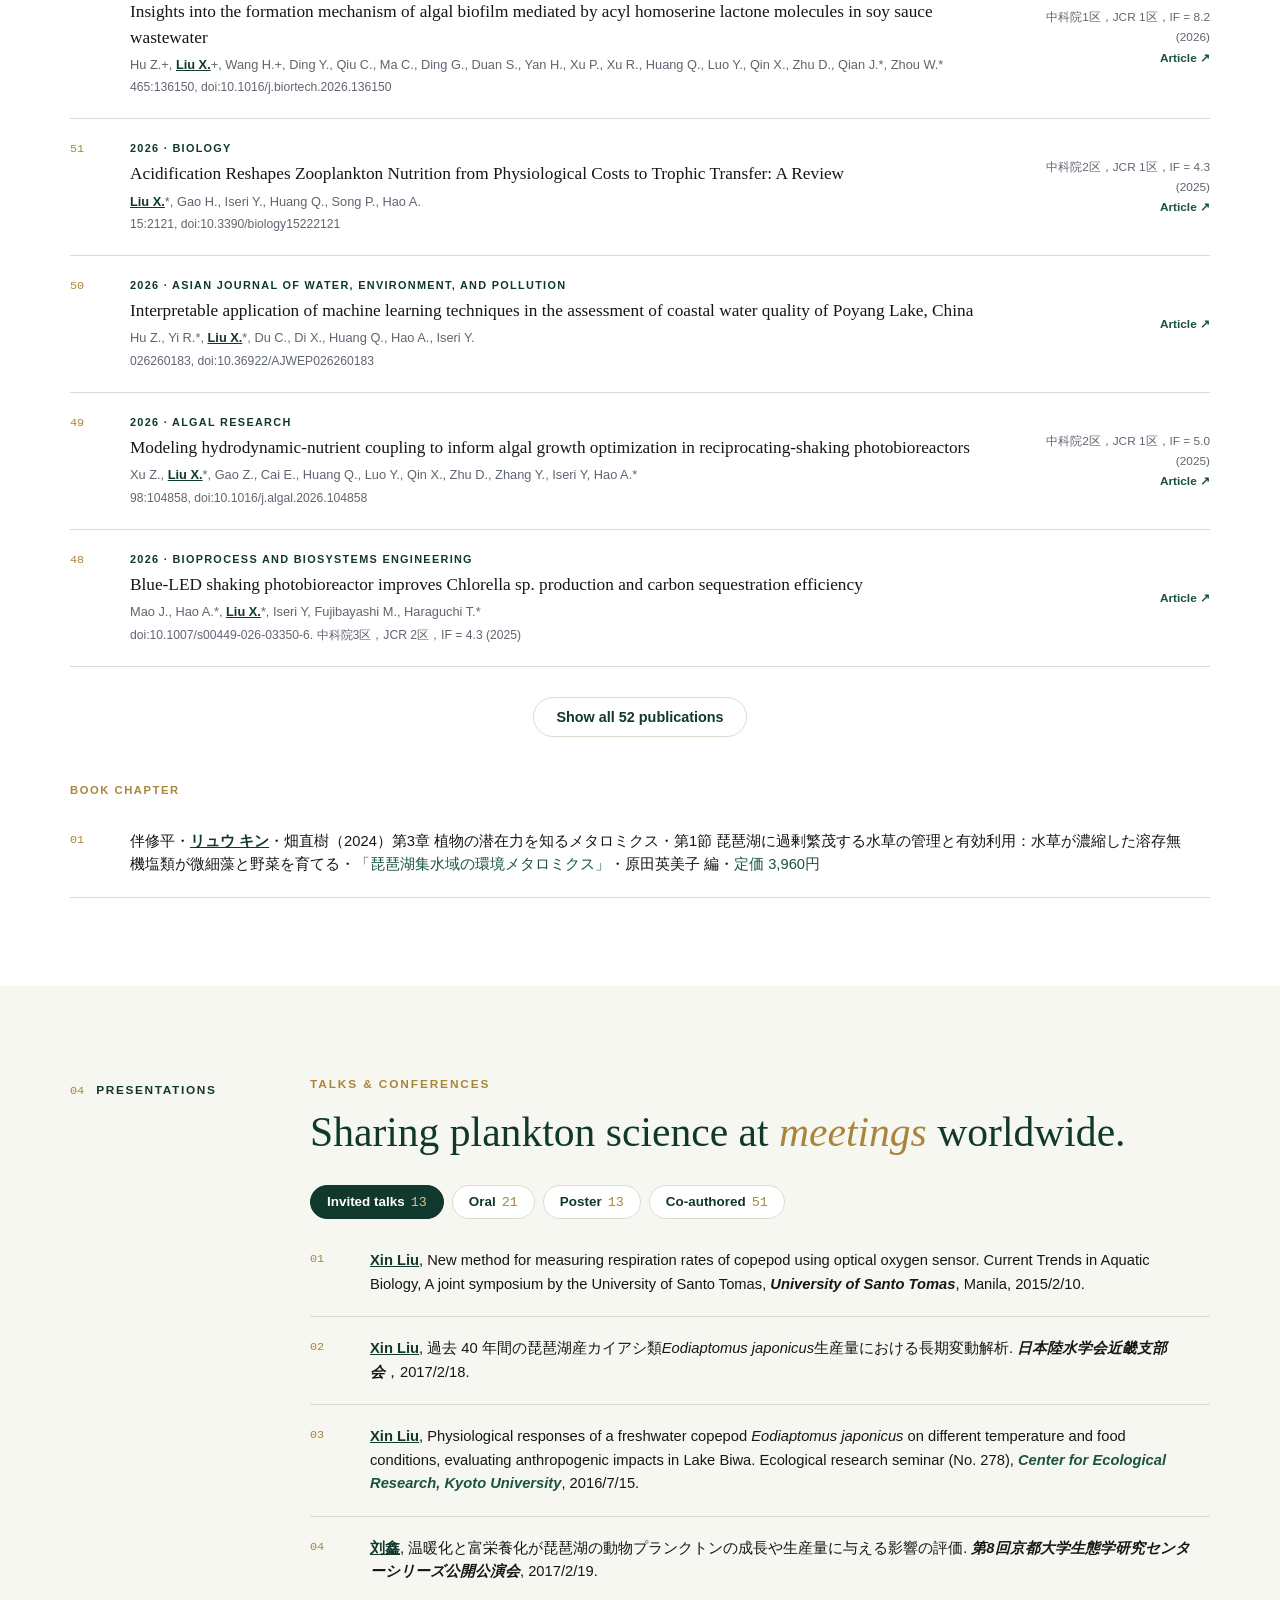
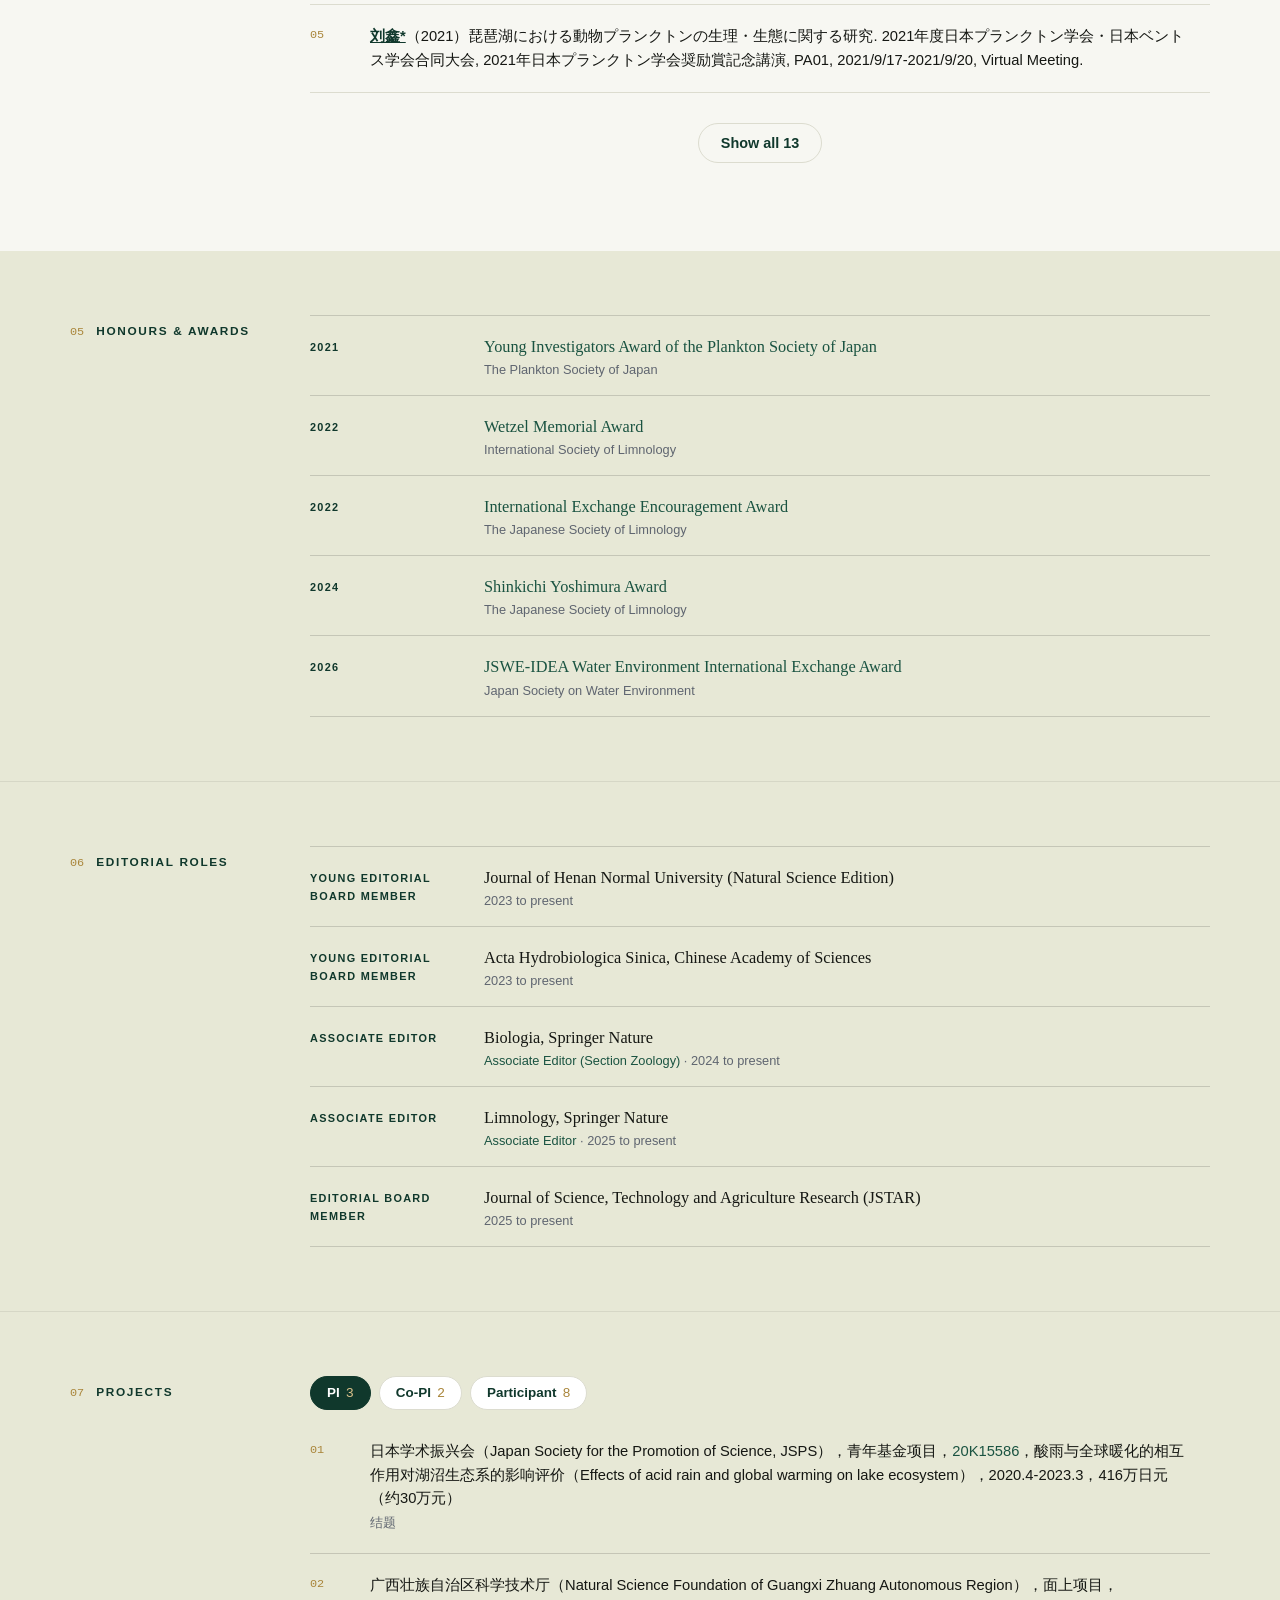
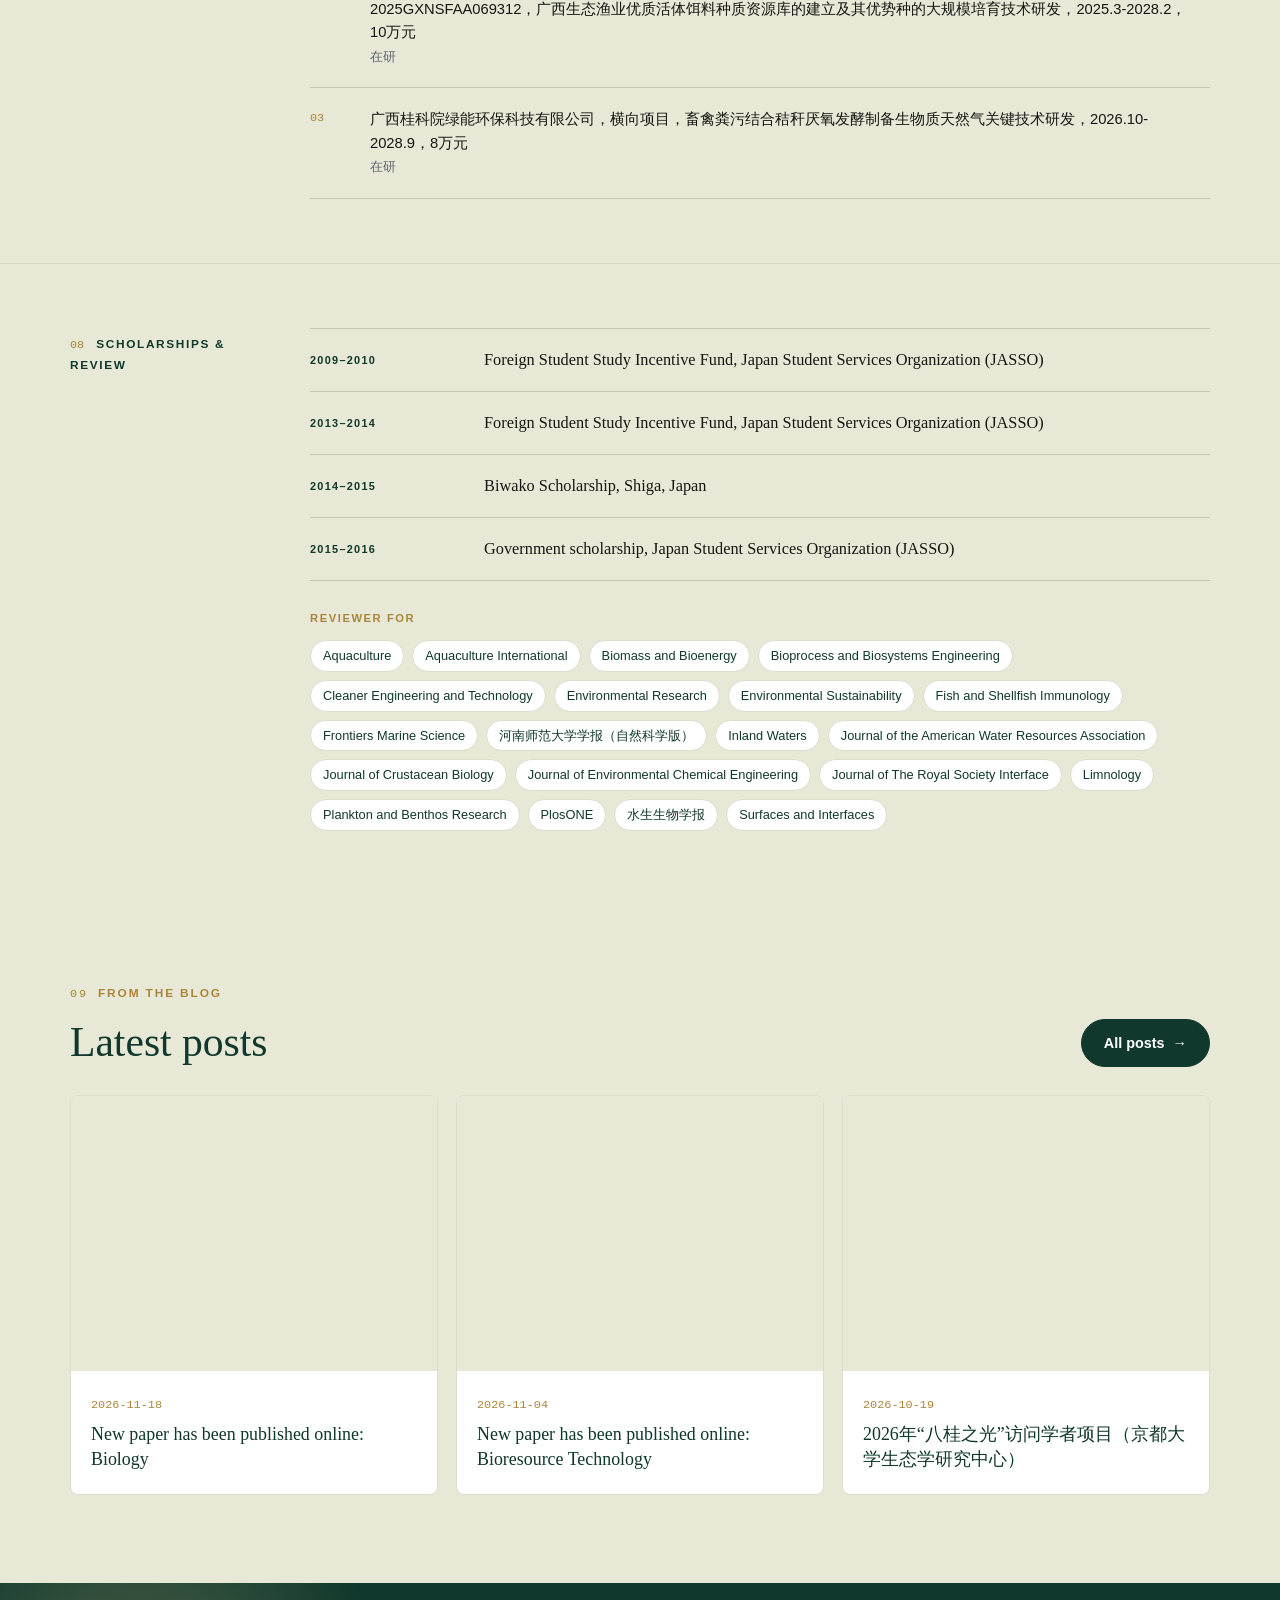
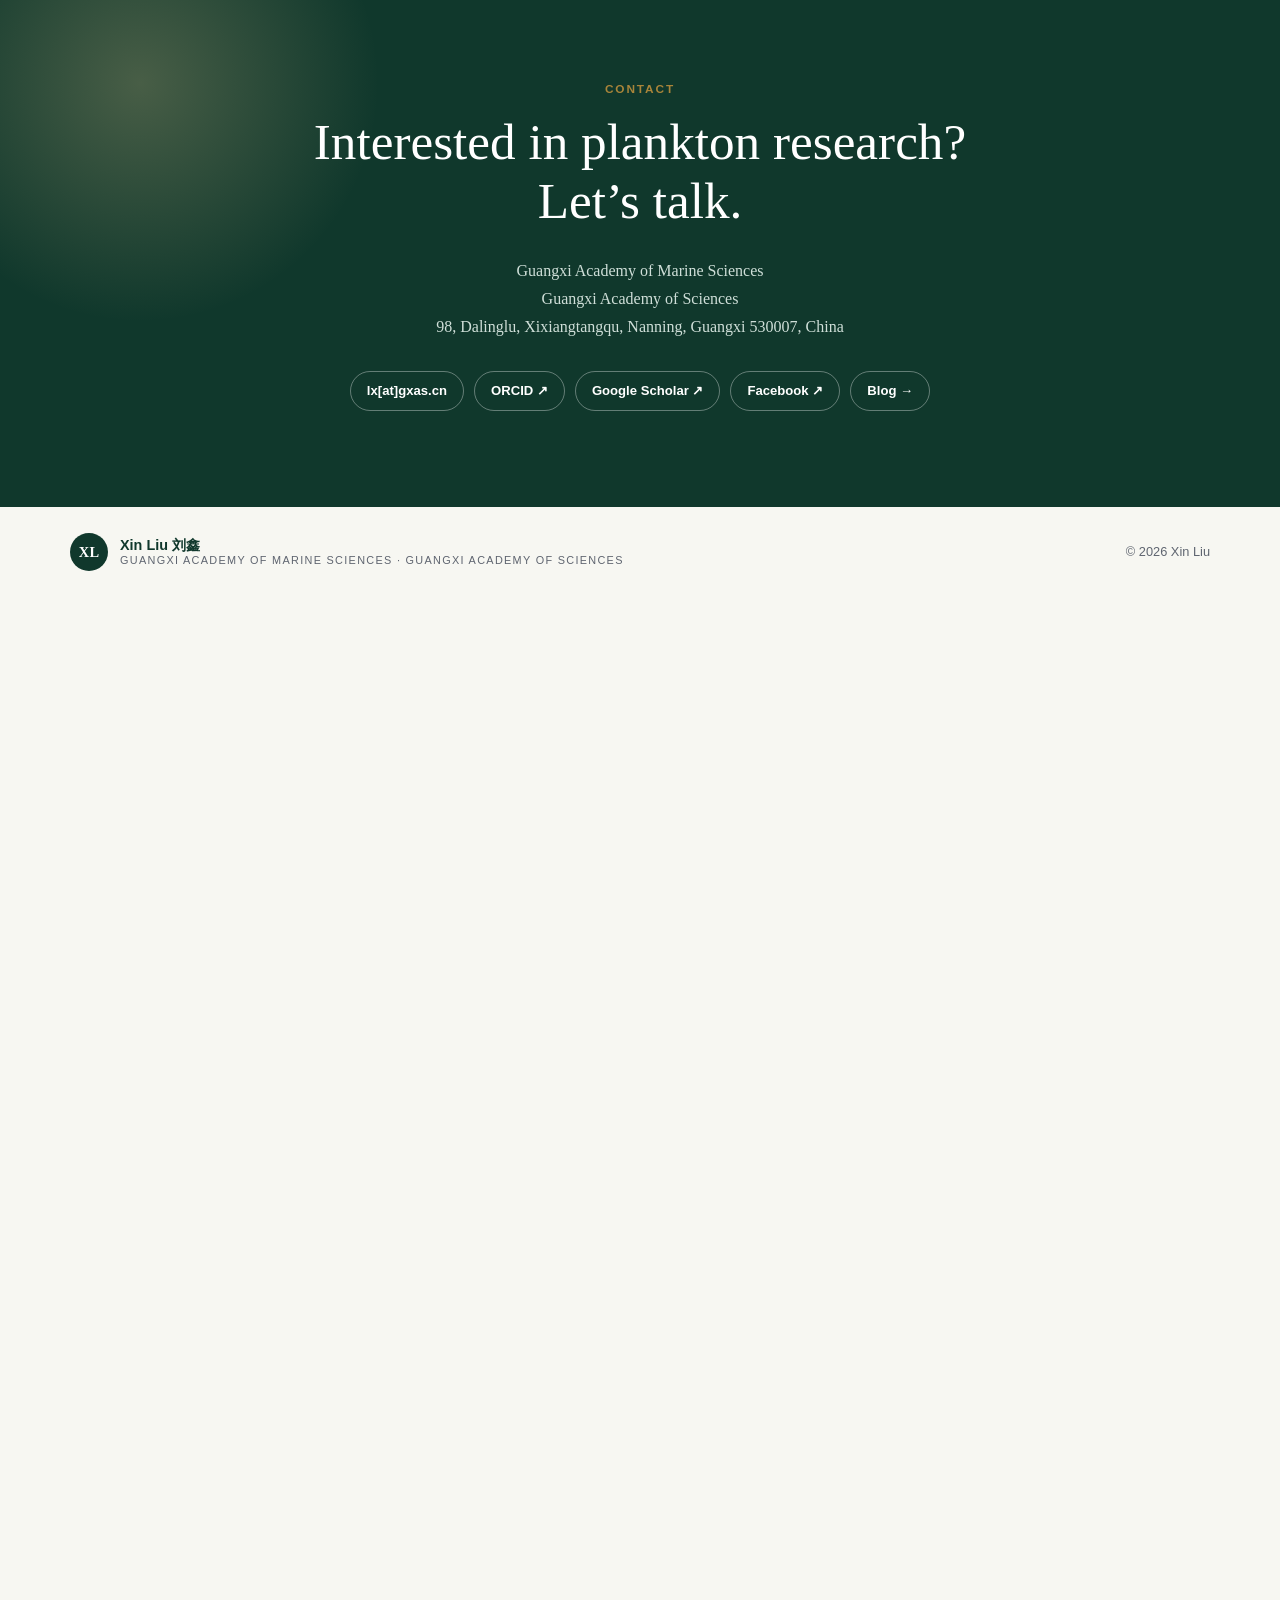
<file: publications.html>
<!doctype html>
<html lang="en">
<head>
  <meta charset="utf-8">
  <title>Xin Liu 刘鑫</title>
  <meta http-equiv="refresh" content="0; url=index.html#publications">
  <link rel="canonical" href="index.html#publications">
</head>
<body><p>This page has moved: <a href="index.html#publications">index.html#publications</a></p></body>
</html>
</file>
<file: assets/style.css>
/* ============ tokens ============ */
:root {
  --paper: #f7f7f2;
  --card: #ffffff;
  --ink: #151713;
  --muted: #5f6570;
  --line: #dcdccf;
  --primary: #10382c;
  --primary-2: #1a5341;
  --primary-ink: #e4f1eb;
  --gold: #a9853a;
  --gold-soft: #d9c08a;
  --band: #e7e8d6;
  --serif: Georgia, "Times New Roman", "Songti SC", "Noto Serif CJK SC", "Source Han Serif SC", serif;
  --sans: -apple-system, BlinkMacSystemFont, "Segoe UI", "PingFang SC", "Hiragino Sans GB", "Microsoft YaHei",
    "Noto Sans CJK SC", "Hiragino Kaku Gothic ProN", Roboto, Arial, sans-serif;
  --mono: ui-monospace, "SF Mono", Menlo, Consolas, monospace;
  --wrap: 1140px;
}

* { box-sizing: border-box; }
html { scroll-behavior: smooth; scroll-padding-top: 84px; }
body { margin: 0; background: var(--paper); color: var(--ink); font: 16px/1.7 var(--sans); -webkit-font-smoothing: antialiased; }
img { max-width: 100%; height: auto; }
a { color: var(--primary-2); text-decoration: none; }
a:hover { text-decoration: underline; text-underline-offset: 3px; }
.wrap { width: min(var(--wrap), 100% - 48px); margin-inline: auto; }
.serif { font-family: var(--serif); }
.eyebrow { margin: 0 0 14px; font-size: .74rem; font-weight: 700; letter-spacing: .16em; text-transform: uppercase; color: var(--gold); }
.hl { font-style: italic; color: var(--gold); }

/* ============ header ============ */
.site-header { position: sticky; top: 0; z-index: 20; background: rgba(247, 247, 242, .92); backdrop-filter: blur(10px); border-bottom: 1px solid var(--line); }
.site-header .bar { display: flex; align-items: center; justify-content: space-between; gap: 24px; height: 68px; }
.brand { display: flex; align-items: center; gap: 12px; color: var(--ink); }
.brand:hover { text-decoration: none; }
.mono-badge { display: grid; place-items: center; width: 38px; height: 38px; border-radius: 50%; background: var(--primary); color: #fff; font: 700 .9rem/1 var(--serif); letter-spacing: .02em; flex: none; }
.brand-text { display: flex; flex-direction: column; line-height: 1.25; }
.brand-name { font-weight: 700; font-size: 1rem; color: var(--primary); }
.brand-sub { font-size: .68rem; letter-spacing: .12em; text-transform: uppercase; color: var(--muted); }
.site-nav { display: flex; align-items: center; gap: 22px; }
.site-nav a { color: var(--primary); font-size: .9rem; font-weight: 600; }
.site-nav a:hover { color: var(--gold); text-decoration: none; }
.site-nav a[aria-current="page"] { color: var(--gold); }
.nav-toggle { display: none; border: 1px solid var(--line); background: var(--card); border-radius: 999px; padding: 7px 14px; font: 600 .85rem var(--sans); color: var(--primary); cursor: pointer; }

/* ============ buttons ============ */
.btn { display: inline-flex; align-items: center; gap: 8px; padding: 11px 22px; border-radius: 999px; font-size: .9rem; font-weight: 600; border: 1px solid var(--primary); background: var(--primary); color: #fff; }
.btn:hover { background: var(--primary-2); text-decoration: none; }
.btn-ghost { background: transparent; color: var(--primary); border-color: var(--line); }
.btn-ghost:hover { background: var(--card); border-color: var(--primary); }
.pill { display: inline-flex; align-items: center; gap: 8px; padding: 8px 16px; border-radius: 999px; border: 1px solid var(--line); background: var(--card); font-size: .82rem; font-weight: 600; color: var(--primary); }
.pill:hover { border-color: var(--primary); text-decoration: none; }

/* ============ hero (dark water, light rays, sinking marine snow) ============ */
.hero {
  position: relative; overflow: hidden; isolation: isolate; padding: 76px 0 84px; color: #e4f1eb;
  background:
    conic-gradient(from 148deg at 18% -40%, transparent 0deg, rgba(210,255,230,.06) 6deg, transparent 12deg,
      transparent 18deg, rgba(210,255,230,.045) 22deg, transparent 28deg, transparent 36deg,
      rgba(210,255,230,.035) 41deg, transparent 48deg, transparent 360deg),
    radial-gradient(ellipse 75% 95% at 22% -25%, rgba(170,240,205,.20), transparent 70%),
    radial-gradient(ellipse 70% 80% at 100% 125%, rgba(0,16,10,.45), transparent 70%),
    linear-gradient(165deg, #154a3b, #0f3a2d 55%, #0b2e24);
}
.hero::before {
  content: ""; position: absolute; inset: 0; z-index: -1;
  background: url("marine-snow.svg") 0 0 / 600px 600px;
  animation: snow-sink 150s linear infinite;
}
@keyframes snow-sink { to { background-position: 0 600px; } }
.hero-grid { display: grid; grid-template-columns: minmax(0, 1fr) 380px; gap: 56px; align-items: center; }
.hero .eyebrow { color: var(--gold-soft); }
.hero h1 { margin: 0; font: 400 clamp(2.4rem, 5.2vw, 3.9rem)/1.08 var(--serif); color: #fff; letter-spacing: -.01em; }
.hero .hl { color: var(--gold-soft); }
.hero .motto-zh { margin: 18px 0 0; font: 400 clamp(1.15rem, 2vw, 1.4rem)/1.5 var(--serif); color: #d3ebe0; }
.hero .lead { margin: 22px 0 30px; max-width: 580px; font: 400 1.02rem/1.75 var(--serif); color: #c9e2d6; }
.hero .actions { display: flex; flex-wrap: wrap; gap: 12px; }
.hero .btn { background: #fff; border-color: #fff; color: var(--primary); }
.hero .btn:hover { background: var(--gold-pale); border-color: var(--gold-pale); }
.hero .btn-ghost { background: transparent; color: #fff; border-color: rgba(255, 255, 255, .5); }
.hero .btn-ghost:hover { background: rgba(255, 255, 255, .12); border-color: #fff; color: #fff; }
.portrait-wrap { justify-self: center; margin: 0; display: flex; flex-direction: column; align-items: center; text-align: center; }
.portrait-cap { display: flex; flex-direction: column; align-items: center; gap: 2px; margin-top: 22px; }
.portrait-cap .field { font: 400 1.5rem/1.25 var(--serif); color: #fff; }
.portrait-cap .org { font-size: .68rem; letter-spacing: .14em; text-transform: uppercase; color: #c9e2d6; }
.portrait-cap .coords { margin-top: 6px; font: .7rem var(--mono); color: #9fc4b3; }
.portrait { display: block; width: 360px; aspect-ratio: 1; object-fit: cover; border-radius: 50%; border: 5px solid rgba(255, 255, 255, .85); box-shadow: 0 18px 44px rgba(0, 0, 0, .32); transition: transform .35s ease, box-shadow .35s ease; }
.portrait:hover { transform: translateY(-4px); box-shadow: 0 26px 56px rgba(0, 0, 0, .38); }

/* ============ metrics band ============ */
.metrics { background: var(--primary); color: var(--primary-ink); border-top: 1px solid rgba(255, 255, 255, .10); }
.metrics .wrap { display: grid; grid-template-columns: 1.3fr repeat(4, 1fr); }
.metrics .m-label, .metrics .m { padding: 30px 26px; border-left: 1px solid rgba(255, 255, 255, .14); }
.metrics .m-label { border-left: 0; padding-left: 0; }
.metrics .m-label p { margin: 0; font-size: .82rem; opacity: .8; }
.metrics .m-label .eyebrow { margin-bottom: 6px; }
.metrics .num { display: block; font: 400 2.5rem/1 var(--serif); color: #fff; }
.metrics .cap { display: block; margin-top: 8px; font-size: .68rem; font-weight: 700; letter-spacing: .14em; text-transform: uppercase; opacity: .85; }

/* ============ sections ============ */
.section { padding: 88px 0; }
.band { background: var(--band); }
.sec-grid { display: grid; grid-template-columns: 200px minmax(0, 1fr); gap: 40px; }
.sec-label { margin: 6px 0 0; font-size: .74rem; font-weight: 700; letter-spacing: .14em; text-transform: uppercase; color: var(--primary); }
.sec-label .n { margin-right: 12px; font-family: var(--mono); font-weight: 400; color: var(--gold); letter-spacing: 0; }
.sec-title { margin: 0 0 28px; font: 400 clamp(1.9rem, 3.4vw, 2.6rem)/1.18 var(--serif); color: var(--primary); }
.sec-intro { margin: -8px 0 32px; max-width: 760px; color: #3c4048; }
.sec-intro p { margin: 0 0 12px; }

/* about */
.about-grid { display: grid; grid-template-columns: minmax(0, 1fr) 320px; gap: 48px; align-items: start; }
.about-text h2 { margin: 0 0 26px; font: 400 clamp(1.8rem, 3.2vw, 2.5rem)/1.2 var(--serif); color: var(--primary); }
.about-text p { margin: 0 0 16px; color: #3c4048; }
.about-text details { margin-top: 18px; }
.about-text summary { cursor: pointer; font-weight: 600; color: var(--primary); }
.about-text details p { margin-top: 12px; }
.navy-card { background: var(--primary); color: var(--primary-ink); border-radius: 18px; padding: 28px 28px 22px; }
.navy-card h3 { margin: 0 0 18px; font: 400 1.5rem/1.25 var(--serif); color: #fff; }
.navy-card ul { list-style: none; margin: 0; padding: 0; }
.navy-card li { display: flex; justify-content: space-between; gap: 14px; padding: 11px 0; border-top: 1px solid rgba(255, 255, 255, .14); font-size: .86rem; }
.navy-card li .yr { flex: none; font: .78rem var(--mono); color: var(--gold-soft); padding-top: 2px; }
.navy-card a { color: #fff; }
.navy-card .stack li { display: block; }
.navy-card .stack .yr { display: block; margin-bottom: 2px; }

/* research cards */
.cards { display: grid; grid-template-columns: repeat(3, minmax(0, 1fr)); gap: 14px; }
.rcard { position: relative; background: var(--card); border: 1px solid var(--line); border-radius: 6px; padding: 22px 22px 24px; min-height: 200px; }
.rcard .k { font: .72rem var(--mono); color: var(--gold); }
.rcard h3 { margin: 26px 0 10px; font: 400 1.32rem/1.3 var(--serif); color: var(--primary); }
.rcard p { margin: 0; font-size: .86rem; line-height: 1.6; color: var(--muted); }
.chips { list-style: none; display: flex; flex-wrap: wrap; gap: 8px; margin: 26px 0 0; padding: 0; }
.chips li { padding: 4px 12px; border: 1px solid var(--line); border-radius: 999px; font-size: .8rem; color: var(--primary); background: var(--card); }

/* career */
.career-grid { display: grid; grid-template-columns: minmax(0, 1fr) 340px; gap: 48px; align-items: start; }
.timeline { list-style: none; margin: 0; padding: 0 0 0 26px; border-left: 1px solid var(--line); }
.timeline li { position: relative; padding: 0 0 30px; }
.timeline li::before { content: ""; position: absolute; left: -31px; top: 6px; width: 9px; height: 9px; border-radius: 50%; background: var(--gold); }
.timeline .when { font: .74rem var(--mono); letter-spacing: .06em; text-transform: uppercase; color: var(--gold); }
.timeline h3 { margin: 4px 0 2px; font: 400 1.28rem/1.3 var(--serif); color: var(--primary); }
.timeline p { margin: 0; font-size: .88rem; color: var(--muted); }
.timeline .edu h3 { font-size: 1.12rem; }

/* list rows (publications / talks / news) */
.toolbar { display: flex; gap: 14px; margin-bottom: 8px; }
.toolbar input, .toolbar select { font: inherit; font-size: .92rem; color: var(--ink); background: transparent; border: 0; border-bottom: 1px solid var(--primary); padding: 10px 4px; }
.toolbar input { flex: 1; min-width: 0; }
.toolbar select { width: 160px; cursor: pointer; }
.toolbar input:focus, .toolbar select:focus { outline: none; border-bottom-color: var(--gold); }
.rows { list-style: none; margin: 0; padding: 0; }
.row { display: grid; grid-template-columns: 44px minmax(0, 1fr) auto; gap: 16px; padding: 20px 0; border-bottom: 1px solid var(--line); }
.row .idx { font: .74rem var(--mono); color: var(--gold); padding-top: 3px; }
.row .meta { margin: 0 0 4px; font-size: .68rem; font-weight: 700; letter-spacing: .12em; text-transform: uppercase; color: var(--primary); }
.row .title { margin: 0; font: 400 1.08rem/1.45 var(--serif); color: var(--ink); }
.row .authors { margin: 4px 0 0; font-size: .8rem; color: var(--muted); }
.row .authors u, .row .authors strong { color: var(--primary); }
.row .extra { margin: 2px 0 0; font-size: .76rem; color: var(--muted); }
.row .side { align-self: center; text-align: right; font-size: .74rem; color: var(--muted); max-width: 180px; }
.row .side a { display: inline-flex; gap: 6px; font-weight: 600; }
.row .body { font-size: .92rem; line-height: 1.6; }
.row .body u, .row .body strong u, .row .body u strong { color: var(--primary); }
.row[hidden] { display: none; }
.more { display: flex; justify-content: center; margin-top: 30px; }
.empty { padding: 24px 0; color: var(--muted); }

.tabs { display: flex; flex-wrap: wrap; gap: 8px; margin-bottom: 10px; }
.tab { border: 1px solid var(--line); background: var(--card); border-radius: 999px; padding: 8px 16px; font: 600 .84rem var(--sans); color: var(--primary); cursor: pointer; }
.tab .c { font-family: var(--mono); font-weight: 400; color: var(--gold); margin-left: 6px; }
.tab[aria-selected="true"] { background: var(--primary); border-color: var(--primary); color: #fff; }
.tab[aria-selected="true"] .c { color: var(--gold-soft); }

/* band rows (roles / projects / scholarships) */
.band-sec { padding: 64px 0; }
.band-sec + .band-sec { border-top: 1px solid rgba(21, 23, 19, .08); }
.trows { list-style: none; margin: 0; padding: 0; border-top: 1px solid rgba(21, 23, 19, .16); }
.trows li { display: grid; grid-template-columns: 150px minmax(0, 1fr); gap: 24px; padding: 18px 0; border-bottom: 1px solid rgba(21, 23, 19, .16); }
.trows .tag { padding-top: 4px; font-size: .68rem; font-weight: 700; letter-spacing: .12em; text-transform: uppercase; color: var(--primary); }
.trows .txt { font: 400 1.02rem/1.6 var(--serif); color: var(--ink); }
.trows .txt a { color: var(--primary-2); }
.trows .txt small { display: block; margin-top: 2px; font: .8rem var(--sans); color: var(--muted); }
.trows .txt strong { font-weight: 700; color: var(--primary); }
.sub-label { margin: 34px 0 10px; font-size: .7rem; font-weight: 700; letter-spacing: .14em; text-transform: uppercase; color: var(--gold); }
.sub-label:first-child { margin-top: 0; }

/* news */
.news { list-style: none; margin: 0; padding: 0; }
.news li { display: grid; grid-template-columns: 120px minmax(0, 1fr); gap: 20px; padding: 14px 0; border-bottom: 1px solid var(--line); font-size: .95rem; }
.news time { font: .78rem var(--mono); color: var(--gold); padding-top: 3px; }
.news li[hidden] { display: none; }

/* blog teaser */
.posts { display: grid; grid-template-columns: repeat(3, minmax(0, 1fr)); gap: 18px; }
.pcard { display: flex; flex-direction: column; background: var(--card); border: 1px solid var(--line); border-radius: 8px; overflow: hidden; color: var(--ink); }
.pcard:hover { text-decoration: none; border-color: var(--primary); }
.pcard .thumb { aspect-ratio: 4 / 3; background: var(--band); overflow: hidden; }
.pcard .thumb img { width: 100%; height: 100%; object-fit: cover; object-position: 50% 0; display: block; transition: transform .4s ease; }
.pcard:hover .thumb img { transform: scale(1.04); }
.pcard .pc-body { padding: 18px 20px 22px; }
.pcard time { font: .74rem var(--mono); color: var(--gold); }
.pcard h3 { margin: 6px 0 0; font: 400 1.12rem/1.4 var(--serif); color: var(--primary); }
.sec-head { display: flex; justify-content: space-between; align-items: end; gap: 20px; margin-bottom: 28px; }
.sec-head .sec-title { margin: 0; }

/* contact */
.contact { position: relative; overflow: hidden; background: var(--primary); color: var(--primary-ink); text-align: center; padding: 96px 0; }
.contact::before { content: ""; position: absolute; left: -120px; top: -160px; width: 520px; height: 520px; border-radius: 50%; background: radial-gradient(circle, rgba(217, 192, 138, .28), transparent 65%); }
.contact .wrap { position: relative; }
.contact h2 { margin: 0 auto 26px; max-width: 820px; font: 400 clamp(2rem, 4.4vw, 3.2rem)/1.15 var(--serif); color: #fff; }
.contact address { font: normal 400 1rem/1.75 var(--serif); opacity: .9; }
.contact .pills { display: flex; flex-wrap: wrap; justify-content: center; gap: 10px; margin-top: 30px; }
.contact .pill { background: transparent; color: #fff; border-color: rgba(255, 255, 255, .35); }
.contact .pill:hover { border-color: #fff; }

/* footer */
.site-footer { padding: 26px 0; }
.site-footer .wrap { display: flex; justify-content: space-between; align-items: center; gap: 20px; flex-wrap: wrap; }
.site-footer .brand-name { font-size: .9rem; }
.site-footer p { margin: 0; font-size: .8rem; color: var(--muted); }

/* ============ blog page ============ */
.page-hero { padding: 72px 0 40px; }
.page-hero h1 { margin: 0; font: 400 clamp(2.6rem, 6vw, 4.2rem)/1.05 var(--serif); color: var(--primary); }
.page-hero p { margin: 14px 0 0; color: var(--muted); }
.blog-index { margin-bottom: 30px; }
.blog-index summary { cursor: pointer; font-weight: 600; color: var(--primary); padding: 14px 0; border-top: 1px solid var(--line); border-bottom: 1px solid var(--line); }
.blog-index ul { list-style: none; margin: 8px 0 0; padding: 0; columns: 2; column-gap: 40px; }
.blog-index li { break-inside: avoid; display: grid; grid-template-columns: 96px 1fr; gap: 12px; padding: 6px 0; font-size: .88rem; }
.blog-index time { font: .74rem var(--mono); color: var(--gold); padding-top: 2px; }
.post { display: grid; grid-template-columns: 200px minmax(0, 1fr); gap: 40px; padding: 48px 0; border-top: 1px solid var(--line); }
.post > time { font: .78rem var(--mono); color: var(--gold); padding-top: 8px; }
.post > div > h2 { margin: 0 0 18px; font: 400 clamp(1.5rem, 2.6vw, 2rem)/1.25 var(--serif); color: var(--primary); }
.prose { overflow-wrap: anywhere; color: #2f333a; }
.prose p { margin: 0 0 14px; }
.prose ol, .prose ul { padding-left: 1.4em; }
.prose img { display: block; margin: 12px auto; border-radius: 8px; }
.prose u strong, .prose strong u { color: var(--primary); }
.post-meta { color: var(--muted); font-size: .9rem; margin-top: -6px !important; }
.single { margin: 18px 0 6px; text-align: center; }
.single a { display: inline-block; max-width: 100%; border-radius: 10px; }
.prose .single img { display: block; max-width: 100%; max-height: 620px; width: auto; height: auto; margin: 0; border-radius: 10px; border: 1px solid var(--line); box-shadow: 0 8px 24px rgba(16, 56, 44, .08); }
.gallery { display: flex; flex-direction: column; gap: 8px; margin: 18px 0 6px; }
.g-row { display: flex; align-items: flex-start; gap: 8px; width: 100%; max-width: calc(var(--s, 99) * 430px); margin-inline: auto; }
.g-row > a { position: relative; flex: var(--a) 1 0%; aspect-ratio: var(--a); overflow: hidden; border-radius: 10px; background: var(--band); }
.prose .g-row img { position: absolute; inset: 0; display: block; width: 100%; height: 100%; margin: 0; border-radius: 0; object-fit: cover; transition: transform .35s ease; }
.g-row > a:hover img { transform: scale(1.03); }

/* ============ responsive ============ */
@media (max-width: 980px) {
  .site-nav { display: none; position: absolute; top: 68px; left: 0; right: 0; flex-direction: column; align-items: stretch; gap: 0; background: var(--paper); border-bottom: 1px solid var(--line); padding: 8px 24px 16px; }
  .site-nav.open { display: flex; }
  .site-nav a { padding: 10px 0; border-bottom: 1px solid var(--line); }
  .nav-toggle { display: block; }
  .hero-grid, .about-grid, .career-grid { grid-template-columns: 1fr; }
  .portrait-wrap { justify-self: start; order: -1; flex-direction: row; align-items: center; gap: 22px; text-align: left; }
  .portrait-cap { align-items: flex-start; margin-top: 0; }
  .portrait { width: 240px; }
    .metrics .wrap { grid-template-columns: repeat(2, 1fr); }
  .metrics .m-label { grid-column: 1 / -1; padding: 26px 0 6px; }
  .metrics .m { border-left: 0; border-top: 1px solid rgba(255, 255, 255, .14); padding: 22px 0; }
  .sec-grid, .post { grid-template-columns: 1fr; gap: 14px; }
  .cards, .posts { grid-template-columns: repeat(2, minmax(0, 1fr)); }
}
@media (max-width: 640px) {
  .wrap { width: min(var(--wrap), 100% - 32px); }
  .brand-sub { display: none; }
  .hero { padding: 44px 0 56px; }
  .portrait-wrap { flex-direction: column; align-items: flex-start; gap: 0; }
  .portrait-cap { margin-top: 16px; }
  .portrait { width: 220px; border-width: 4px; }
    .section { padding: 60px 0; }
  .band-sec { padding: 48px 0; }
  .cards, .posts { grid-template-columns: 1fr; }
  .rcard { min-height: 0; }
  .row { grid-template-columns: 34px minmax(0, 1fr); }
  .row .side { grid-column: 2; text-align: left; max-width: none; }
  .toolbar { flex-direction: column; gap: 4px; }
  .toolbar select { width: 100%; }
  .trows li, .news li { grid-template-columns: 1fr; gap: 4px; }
  .blog-index ul { columns: 1; }
  .contact { padding: 70px 0; }
  .prose .single img { max-height: 460px; }
  .gallery, .g-row { gap: 6px; }
}
@media (prefers-reduced-motion: reduce) { html { scroll-behavior: auto; } * { transition: none !important; } }

/* ============ motion & hover (mirrors the reference site) ============ */
:root { --gold-pale: #f3ead3; }
.site-nav a { position: relative; }
.site-nav a::after { content: ""; position: absolute; left: 0; bottom: -6px; width: 100%; height: 1px; background: var(--gold); transform: scaleX(0); transform-origin: 100% 50%; transition: transform .18s ease; }
.site-nav a:hover::after, .site-nav a:focus-visible::after { transform: scaleX(1); transform-origin: 0 50%; }
.btn, .pill, .tab { transition: transform .18s ease, background .18s ease, border-color .18s ease, color .18s ease; }
.btn:hover, .tab:hover { transform: translateY(-2px); }
.btn-ghost:hover { background: var(--gold-pale); border-color: var(--gold); color: var(--primary); }
.more .btn-ghost:hover { background: var(--primary); border-color: var(--primary); color: #fff; }
.pill:hover { background: var(--gold-pale); border-color: var(--gold); transform: translateY(-1px); }
.contact .pill:hover { background: #fff; color: var(--primary); border-color: #fff; }
.mono-badge { transition: transform .25s ease; }
.brand:hover .mono-badge { transform: rotate(-8deg) scale(1.05); }

.metrics .m { transition: background .18s ease; }
.metrics .m:hover { background: rgba(255, 255, 255, .05); }

.rcard { transition: border-color .2s ease, transform .2s ease, box-shadow .2s ease; }
.rcard:hover { border-color: var(--gold); transform: translateY(-3px); box-shadow: 0 12px 28px rgba(16, 56, 44, .08); }
.rcard .k { transition: color .2s ease; }
.rcard:hover h3 { color: var(--primary-2); }

/* row hover: highlight bleeds outside the row and content slides as a block, so text never re-wraps */
.row { position: relative; isolation: isolate; }
.row::before { content: ""; position: absolute; z-index: -1; inset: 0 -16px; border-radius: 6px; background: var(--paper); opacity: 0; transition: opacity .18s ease; }
.row:hover::before { opacity: 1; }
.row > * { transition: transform .18s ease; }
.row:hover > * { transform: translateX(8px); }
.row .side a { transition: transform .18s ease; }
.row:hover .side a { transform: translate(2px, -2px); }
#talks .row::before { display: none; }
#talks .row:hover > * { transform: none; }

.navy-card li { transition: padding .18s ease; }
.navy-card li:hover { padding-left: 6px; }

.pcard { transition: border-color .2s ease, transform .2s ease, box-shadow .2s ease; }
.pcard:hover { border-color: var(--gold); transform: translateY(-3px); box-shadow: 0 14px 30px rgba(16, 56, 44, .10); }


.timeline li::before { animation: dot-pulse 2.8s ease-in-out infinite; }
.timeline li:nth-child(2)::before { animation-delay: .4s; }
.timeline li:nth-child(3)::before { animation-delay: .8s; }
.timeline li:nth-child(4)::before { animation-delay: 1.2s; }
.timeline li:nth-child(5)::before { animation-delay: 1.6s; }
.timeline li:nth-child(6)::before { animation-delay: 2s; }
@keyframes dot-pulse {
  0%, 100% { transform: scale(.86); box-shadow: 0 0 0 0 rgba(169, 133, 58, .38); }
  50% { transform: scale(1); box-shadow: 0 0 0 7px rgba(169, 133, 58, 0); }
}


@media (prefers-reduced-motion: reduce) {
  .timeline li::before,   }
@media (hover: none) {
  .row::before { display: none; }
  .row:hover > * { transform: none; }
}

/* research impact band */
.metrics .m-label a { color: #fff; border-bottom: 1px solid rgba(255, 255, 255, .35); }
.metrics .m-label a:hover { text-decoration: none; border-bottom-color: var(--gold-soft); }
.metrics .m-label p { line-height: 1.7; }
.metrics .since { display: block; margin-top: 4px; font: .72rem var(--mono); color: var(--gold-soft); opacity: .9; }

/* ============ language switch ============ */
.site-nav { margin-left: auto; }
.lang-switch { display: flex; gap: 6px; flex: none; }
.lang-switch { gap: 8px; }
.lang-switch button { width: 25px; height: 25px; border-radius: 50%; border: 0; padding: 0; overflow: hidden; background: var(--card); cursor: pointer; box-shadow: 0 0 0 1px rgba(21, 23, 19, .18); transition: transform .16s ease, box-shadow .16s ease; }
.lang-switch button svg { display: block; width: 100%; height: 100%; }
.lang-switch button:hover { transform: translateY(-1px); box-shadow: 0 0 0 2px var(--gold-soft); }
.lang-switch button[aria-pressed="true"] { box-shadow: 0 0 0 2px var(--paper), 0 0 0 3.5px var(--gold); }
html[lang="ja"] { --sans: -apple-system, BlinkMacSystemFont, "Hiragino Kaku Gothic ProN", "Hiragino Sans", "Yu Gothic", "Meiryo", "Noto Sans CJK JP", Roboto, Arial, sans-serif;
  --serif: Georgia, "Hiragino Mincho ProN", "Yu Mincho", "Noto Serif CJK JP", "Times New Roman", serif; }
html[lang="zh-CN"] .hero h1, html[lang="ja"] .hero h1 { font-size: clamp(2rem, 4.4vw, 3.2rem); line-height: 1.25; }
@media (max-width: 980px) {
  .lang-switch { margin-left: auto; }
  .nav-toggle { order: 3; }
}
html[lang="zh-CN"] .hl, html[lang="ja"] .hl { font-style: normal; }
.brand-name { white-space: nowrap; }
@media (max-width: 980px) {
  .site-header .bar { gap: 12px; }
  .nav-toggle { display: grid; place-items: center; width: 40px; height: 40px; padding: 0; font-size: 0; }
  .nav-toggle::before { content: "☰"; font-size: 1.15rem; line-height: 1; }
  .lang-switch { gap: 8px; }
  .lang-switch button { width: 24px; height: 24px; }
}

/* about: awards + languages column */
.about-side { display: flex; flex-direction: column; gap: 18px; }
.lang-card .lv-list li { display: grid; grid-template-columns: 1fr auto 34px; align-items: center; gap: 14px; padding: 13px 0; font-size: .9rem; }
.lv { display: inline-flex; gap: 5px; }
.lv i { width: 18px; height: 5px; border-radius: 3px; background: rgba(255, 255, 255, .16); }
.lv i.on { background: var(--gold); }
.lang-card .score { font: 700 .78rem var(--mono); color: var(--gold-soft); text-align: right; }
.lang-card li:hover { padding-left: 0; }
html[lang="ja"] .contact h2 { font-size: clamp(1.25rem, 4.6vw, 2.4rem); }
.about-text > p:empty { display: none; }
.trows li[hidden] { display: none; }

/* publications header note: first sentence kept on one line */
.pubs-note { margin: 0; font-size: .88rem; color: var(--muted); text-align: right; }
.pubs-note .nowrap { white-space: nowrap; }
@media (max-width: 640px) {
  #publications .sec-head { flex-direction: column; align-items: flex-start; gap: 8px; }
  .pubs-note { text-align: left; }
  .pubs-note .nowrap { white-space: normal; }
}

/* projects: tabs like presentations, static rows */
#projects .row::before { display: none; }
#projects .row:hover > * { transform: none; }
#projects .row { border-bottom-color: rgba(21, 23, 19, .16); }
.row .body small { display: block; margin-top: 2px; font-size: .8rem; color: var(--muted); }
.btn[hidden] { display: none; }
.more:has(> .btn[hidden]) { display: none; }

/* keyword label + reviewer chips */
.kw-label { margin: 30px 0 0; }
.chips.chips-kw { margin-top: 12px; }
.chips.chips-review { margin-top: 12px; }
.chips.chips-review li { padding: 0; }
.chips-review a { display: block; padding: 4px 12px; border-radius: 999px; color: var(--primary); }
.chips-review a:hover { text-decoration: none; background: var(--gold-pale); color: var(--primary); }
#news { padding-bottom: 24px; }

/* news page */
.news-page { padding-bottom: 72px; }
.news-year { display: grid; grid-template-columns: 200px minmax(0, 1fr); gap: 40px; padding: 36px 0; border-top: 1px solid var(--line); }
.news-year h2 { margin: 0; font: 400 2rem/1.1 var(--serif); color: var(--primary); }
.news-year .news li:last-child { border-bottom: 0; }
@media (max-width: 980px) { .news-year { grid-template-columns: 1fr; gap: 10px; } }
.site-header .brand-sub { white-space: nowrap; }
@media (max-width: 1279px) { .site-header .brand-sub { display: none; } }

/* header: room for the longer subtitle */
.site-header .bar { width: min(1280px, 100% - 48px); }
.site-nav { gap: 17px; }
.site-header .brand-sub { letter-spacing: .07em; }
.sec-intro strong { font-weight: 600; color: var(--primary); }
</file>
